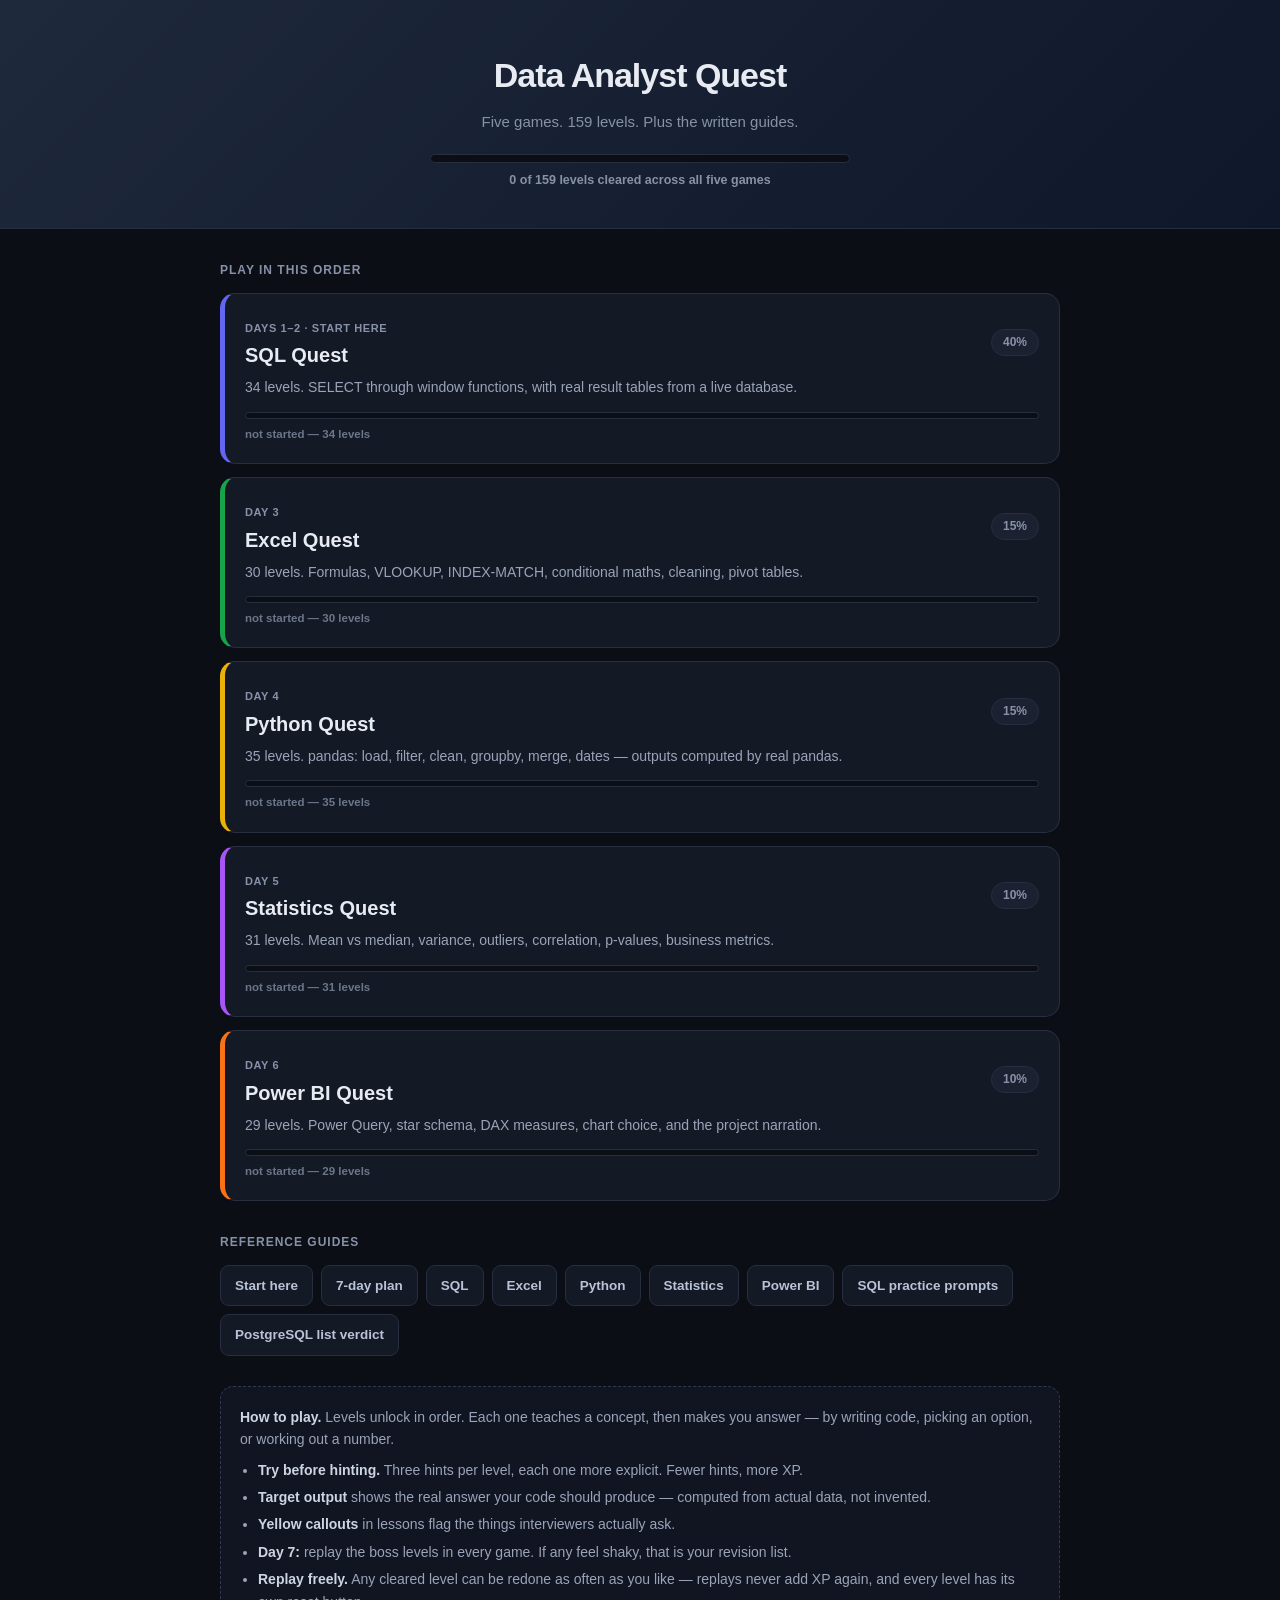
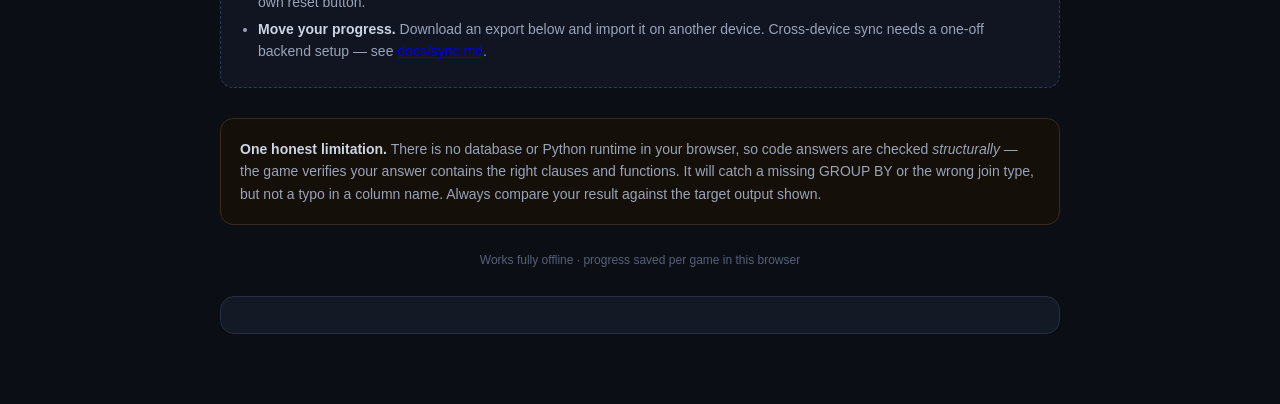
<file: index.html>
<!DOCTYPE html><html lang="en"><head><meta charset="utf-8">
<meta name="viewport" content="width=device-width,initial-scale=1">
<title>Data Analyst Quest &mdash; 7 Day Sprint</title><style>
*{box-sizing:border-box;margin:0;padding:0}
:root{--bg:#0b0e14;--pan:#141926;--pan2:#1b2130;--br:#262e40;--tx:#e8ebf2;--mut:#8792a8}
body{font-family:-apple-system,BlinkMacSystemFont,'Segoe UI',Roboto,Helvetica,Arial,sans-serif;
background:var(--bg);color:var(--tx);line-height:1.6;padding-bottom:70px}
header{background:linear-gradient(135deg,#1e293b,#0f172a);border-bottom:1px solid var(--br);
padding:48px 20px 38px;text-align:center}
h1{font-size:34px;font-weight:800;letter-spacing:-1px}
.sub{color:var(--mut);margin-top:8px;font-size:15px}
.wrap{max-width:880px;margin:0 auto;padding:0 20px}
.overall{max-width:420px;margin:20px auto 0}
.obar{height:9px;background:#0b0e14;border:1px solid var(--br);border-radius:99px;overflow:hidden}
.obar>div{height:100%;background:linear-gradient(90deg,#6366f1,#a855f7,#22c55e);width:0;transition:width .6s}
.ometa{font-size:12.5px;color:var(--mut);margin-top:7px;font-weight:600}
h3.sec{font-size:12px;letter-spacing:1px;text-transform:uppercase;color:var(--mut);margin:32px 0 12px}
.grid{display:grid;gap:13px}
a.c{display:block;background:var(--pan);border:1px solid var(--br);border-radius:15px;padding:20px;
text-decoration:none;color:inherit;border-left-width:5px;transition:transform .14s,border-color .14s}
a.c:hover{transform:translateX(4px)}
.row{display:flex;justify-content:space-between;align-items:center;gap:12px;flex-wrap:wrap}
.t{font-size:20px;font-weight:700}
.d{font-size:11px;color:var(--mut);font-weight:800;letter-spacing:.6px;text-transform:uppercase}
.x{color:#9aa4b8;font-size:14px;margin-top:5px}
.w{font-size:12px;font-weight:800;padding:3px 11px;border-radius:99px;background:var(--pan2);
border:1px solid var(--br);color:var(--mut)}
.pbar{background:#0b0e14;border:1px solid var(--br);border-radius:99px;height:7px;overflow:hidden;margin-top:13px}
.pbar>div{height:100%;background:linear-gradient(90deg,#22c55e,#4ade80);width:0}
.pt{font-size:11.5px;color:#6b7689;margin-top:6px;font-weight:600}
.note{background:#101521;border:1px dashed #2f3a52;border-radius:13px;padding:19px;margin-top:30px;
font-size:14px;color:#9aa4b8}
.note b{color:#cdd5e3}
.note ul{margin:8px 0 0 18px}.note li{margin-bottom:5px}
.gl{display:flex;flex-wrap:wrap;gap:8px}
.gl a{background:var(--pan);border:1px solid var(--br);border-radius:9px;padding:9px 14px;
color:#b9c3d6;text-decoration:none;font-size:13.5px;font-weight:600}
.gl a:hover{border-color:#3a4458;color:#fff}
.foot{text-align:center;color:#56607a;font-size:12px;margin-top:26px}
</style><link rel="stylesheet" href="progress.css"></head><body>
<header>
  <h1>Data Analyst Quest</h1>
  <div class="sub">Five games. 159 levels. Plus the written guides.</div>
  <div class="overall"><div class="obar"><div id="of"></div></div><div class="ometa" id="om">loading</div></div>
</header>
<div class="wrap">
  <h3 class="sec">Play in this order</h3>
  <div class="grid">
    <a class="c" href="sql-quest.html" style="border-left-color:#6366f1" data-k="sqlquest_v1" data-n="34">
      <div class="row"><div><span class="d">Days 1&ndash;2 &middot; start here</span><div class="t">SQL Quest</div></div><span class="w">40%</span></div>
      <div class="x">34 levels. SELECT through window functions, with real result tables from a live database.</div>
      <div class="pbar"><div></div></div><div class="pt"></div></a>

    <a class="c" href="excel-quest.html" style="border-left-color:#16a34a" data-k="excelquest_v1" data-n="30">
      <div class="row"><div><span class="d">Day 3</span><div class="t">Excel Quest</div></div><span class="w">15%</span></div>
      <div class="x">30 levels. Formulas, VLOOKUP, INDEX-MATCH, conditional maths, cleaning, pivot tables.</div>
      <div class="pbar"><div></div></div><div class="pt"></div></a>

    <a class="c" href="python-quest.html" style="border-left-color:#eab308" data-k="pyquest_v1" data-n="35">
      <div class="row"><div><span class="d">Day 4</span><div class="t">Python Quest</div></div><span class="w">15%</span></div>
      <div class="x">35 levels. pandas: load, filter, clean, groupby, merge, dates &mdash; outputs computed by real pandas.</div>
      <div class="pbar"><div></div></div><div class="pt"></div></a>

    <a class="c" href="stats-quest.html" style="border-left-color:#a855f7" data-k="statsquest_v1" data-n="31">
      <div class="row"><div><span class="d">Day 5</span><div class="t">Statistics Quest</div></div><span class="w">10%</span></div>
      <div class="x">31 levels. Mean vs median, variance, outliers, correlation, p-values, business metrics.</div>
      <div class="pbar"><div></div></div><div class="pt"></div></a>

    <a class="c" href="powerbi-quest.html" style="border-left-color:#f97316" data-k="pbiquest_v1" data-n="29">
      <div class="row"><div><span class="d">Day 6</span><div class="t">Power BI Quest</div></div><span class="w">10%</span></div>
      <div class="x">29 levels. Power Query, star schema, DAX measures, chart choice, and the project narration.</div>
      <div class="pbar"><div></div></div><div class="pt"></div></a>
  </div>


  <h3 class="sec">Reference guides</h3>
  <div class="gl">
    <a href="start-here.html">Start here</a>
    <a href="plan.html">7-day plan</a>
    <a href="guide-sql.html">SQL</a>
    <a href="guide-excel.html">Excel</a>
    <a href="guide-python.html">Python</a>
    <a href="guide-statistics.html">Statistics</a>
    <a href="guide-powerbi.html">Power BI</a>
    <a href="sql-written.html">SQL practice prompts</a>
    <a href="guide-postgres.html">PostgreSQL list verdict</a>
  </div>

  <div class="note">
    <b>How to play.</b> Levels unlock in order. Each one teaches a concept, then makes you answer &mdash;
    by writing code, picking an option, or working out a number.
    <ul>
      <li><b>Try before hinting.</b> Three hints per level, each one more explicit. Fewer hints, more XP.</li>
      <li><b>Target output</b> shows the real answer your code should produce &mdash; computed from actual data, not invented.</li>
      <li><b>Yellow callouts</b> in lessons flag the things interviewers actually ask.</li>
      <li><b>Day 7:</b> replay the boss levels in every game. If any feel shaky, that is your revision list.</li>
      <li><b>Replay freely.</b> Any cleared level can be redone as often as you like &mdash; replays never add XP again, and every level has its own reset button.</li>
      <li><b>Move your progress.</b> Download an export below and import it on another device. Cross-device sync needs a one-off backend setup &mdash; see <a href="docs/sync.md">docs/sync.md</a>.</li>
    </ul>
  </div>

  <div class="note" style="border-style:solid;border-color:#3b2a1a;background:#140f09">
    <b>One honest limitation.</b> There is no database or Python runtime in your browser, so code answers
    are checked <i>structurally</i> &mdash; the game verifies your answer contains the right clauses and
    functions. It will catch a missing GROUP BY or the wrong join type, but not a typo in a column name.
    Always compare your result against the target output shown.
  </div>

  <div class="foot">Works fully offline &middot; progress saved per game in this browser</div>

  <div class="pbox" id="pbox"></div>
</div>
<script src="progress.js"></script>
<script src="progress-ui.js"></script>
<script src="sync.js"></script>
<script>
/* Progress bars. Reads the shared engine (progress.js) when it is available -
   that is the same data the games write, including anything migrated from the
   old per-game keys - and falls back to reading those keys directly. */
function qstat(k,n){
  if(window.DAQ&&DAQ.ready()){
    const id={'sqlquest_v1':'sql','excelquest_v1':'excel','pyquest_v1':'python',
              'statsquest_v1':'stats','pbiquest_v1':'powerbi'}[k];
    if(id){const s=DAQ.summary(id);return{done:s.done,xp:s.xp};}
  }
  let S={};try{S=JSON.parse(localStorage.getItem(k)||'{}')}catch(e){}
  return {done:S.done?Object.keys(S.done).length:0,xp:S.xp||0};
}
let td=0,tt=0;
document.querySelectorAll('a.c').forEach(a=>{
  const k=a.getAttribute('data-k'), n=+a.getAttribute('data-n');
  const st=qstat(k,n);
  td+=st.done;tt+=n;
  a.querySelector('.pbar>div').style.width=(100*st.done/n)+'%';
  a.querySelector('.pt').textContent = st.done? (st.done+' / '+n+' levels cleared  \u00b7  '+st.xp+' XP')
                                           : 'not started \u2014 '+n+' levels';
});
document.getElementById('of').style.width=(100*td/tt)+'%';
document.getElementById('om').textContent=td+' of '+tt+' levels cleared across all five games';

/* The export / import / backup panel. No quest is current here, so a
   single-game (legacy) export has to be imported from that game's own page. */
if(window.DAQ&&DAQ.ui)DAQ.ui.mountPanel();
</script></body></html>
</file>
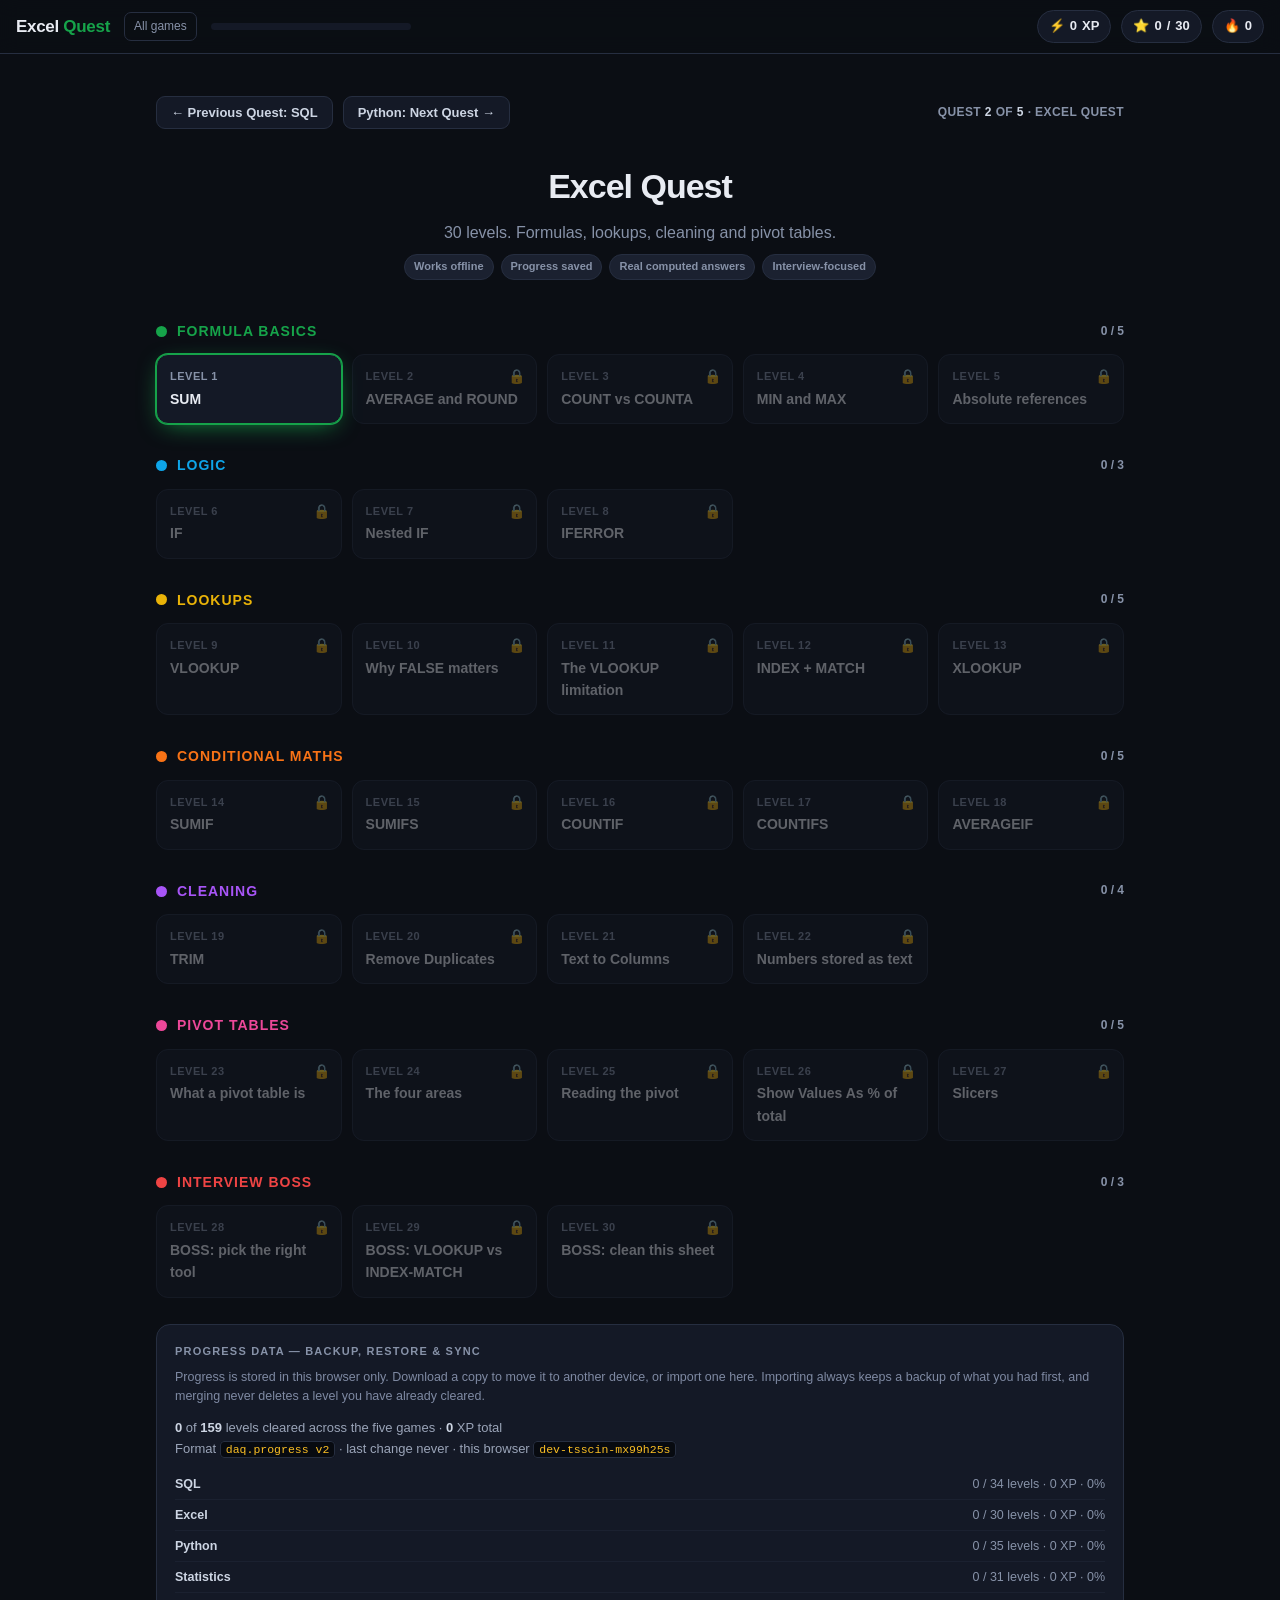
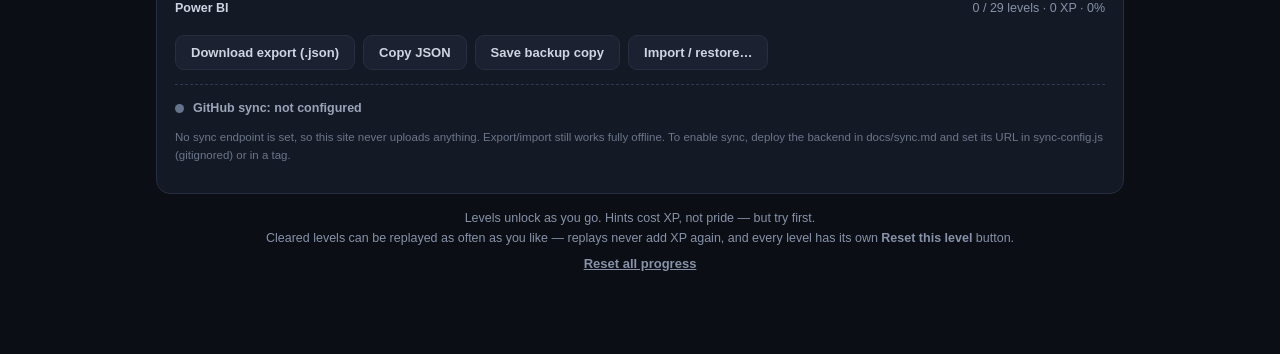
<file: excel-quest.html>
<!DOCTYPE html>
<html lang="en"><head><meta charset="utf-8">
<meta name="viewport" content="width=device-width,initial-scale=1">
<title>Excel Quest</title>
<style>
*{box-sizing:border-box;margin:0;padding:0}
:root{--bg:#0b0e14;--pan:#141926;--pan2:#1b2130;--br:#262e40;--tx:#e8ebf2;--mut:#8792a8;--ac:#16a34a}
body{font-family:-apple-system,BlinkMacSystemFont,'Segoe UI',Roboto,Helvetica,Arial,sans-serif;
background:var(--bg);color:var(--tx);line-height:1.6;-webkit-font-smoothing:antialiased}
code,pre,textarea,input.num,.mono{font-family:ui-monospace,SFMono-Regular,Menlo,Consolas,monospace}
.top{position:sticky;top:0;z-index:100;background:rgba(11,14,20,.93);backdrop-filter:blur(10px);
border-bottom:1px solid var(--br);padding:10px 16px;display:flex;align-items:center;gap:14px;flex-wrap:wrap}
.logo{font-weight:800;font-size:17px;letter-spacing:-.3px;cursor:pointer}
.logo span{color:var(--ac)}
.hm{font-size:12px;color:var(--mut);text-decoration:none;border:1px solid var(--br);padding:4px 9px;border-radius:7px}
.hm:hover{color:var(--tx)}
.stats{display:flex;gap:10px;margin-left:auto;align-items:center;font-size:13px;font-weight:700;flex-wrap:wrap}
.stat{display:flex;align-items:center;gap:5px;background:var(--pan);border:1px solid var(--br);
padding:5px 11px;border-radius:99px}
.xpbar{flex:1;min-width:90px;max-width:200px;height:7px;background:var(--pan);border-radius:99px;overflow:hidden}
.xpbar>div{height:100%;background:linear-gradient(90deg,var(--ac),#a855f7);width:0;transition:width .5s}
.wrap{max-width:1000px;margin:0 auto;padding:24px 16px 80px}
.hero{text-align:center;padding:26px 0 10px}
.hero h1{font-size:34px;font-weight:800;letter-spacing:-1px}
.hero p{color:var(--mut);margin-top:6px}
.world{margin-top:30px}
.wh{display:flex;align-items:center;gap:10px;margin-bottom:12px}
.wdot{width:11px;height:11px;border-radius:99px}
.wh h2{font-size:14px;font-weight:800;letter-spacing:1px;text-transform:uppercase}
.wh .wc{font-size:12px;color:var(--mut);margin-left:auto;font-weight:600}
.nodes{display:grid;grid-template-columns:repeat(auto-fill,minmax(168px,1fr));gap:10px}
.node{background:var(--pan);border:1px solid var(--br);border-radius:12px;padding:13px;cursor:pointer;
position:relative;transition:transform .12s,border-color .12s}
.node:hover{transform:translateY(-2px)}
.node .ln{font-size:11px;color:var(--mut);font-weight:800;letter-spacing:.5px}
.node .lt{font-size:14px;font-weight:600;margin-top:2px}
.node.lock{opacity:.38;cursor:not-allowed}.node.lock:hover{transform:none}
.node.done{border-color:#1e5235;background:linear-gradient(180deg,#14301f22,var(--pan))}
.node.cur{border-color:var(--ac);box-shadow:0 0 0 1px var(--ac),0 6px 24px -8px var(--ac)}
.tick{position:absolute;top:10px;right:11px;font-size:14px}
.lv{display:none}.lv.on{display:block}
.back{background:none;border:none;color:var(--mut);font-size:13px;cursor:pointer;padding:0;font-weight:600}
.back:hover{color:var(--tx)}
.lvhead{display:flex;align-items:baseline;gap:10px;margin:14px 0 4px;flex-wrap:wrap}
.lvhead .n{font-size:12px;font-weight:800;color:var(--ac);letter-spacing:1px}
.lvhead h2{font-size:25px;font-weight:800;letter-spacing:-.5px}
.cols{display:grid;grid-template-columns:1fr 1fr;gap:16px;margin-top:16px}
@media(max-width:860px){.cols{grid-template-columns:1fr}}
.box{background:var(--pan);border:1px solid var(--br);border-radius:14px;padding:18px}
.box h3{font-size:11px;font-weight:800;letter-spacing:1.2px;text-transform:uppercase;color:var(--mut);margin-bottom:10px}
.lesson p{margin-bottom:9px;font-size:14.5px}
.lesson ul{margin:0 0 9px 18px;font-size:14.5px}.lesson li{margin-bottom:4px}
.lesson pre{background:#070a10;border:1px solid var(--br);border-left:3px solid var(--ac);border-radius:8px;
padding:12px;margin:9px 0;font-size:12.5px;color:#a5f3d0;overflow-x:auto;white-space:pre-wrap;line-height:1.5}
.lesson code{background:#070a10;padding:1px 5px;border-radius:4px;font-size:12.5px;color:#fbbf24}
.lesson table{margin:9px 0}
.task{background:linear-gradient(135deg,#1e1b4b55,#312e8133);border:1px solid #4338ca66;
border-radius:12px;padding:15px;font-size:15px}
.task b{color:#c7d2fe}
textarea{width:100%;min-height:130px;background:#070a10;border:1px solid var(--br);border-radius:10px;
color:#dbe4f0;padding:13px;font-size:13.5px;resize:vertical;line-height:1.6}
textarea:focus{outline:none;border-color:var(--ac)}
input.num{width:100%;background:#070a10;border:1px solid var(--br);border-radius:10px;color:#dbe4f0;
padding:14px;font-size:19px;font-weight:700}
input.num:focus{outline:none;border-color:var(--ac)}
.mc{display:flex;flex-direction:column;gap:8px}
.opt{background:#070a10;border:1px solid var(--br);border-radius:10px;padding:12px 14px;cursor:pointer;
font-size:14px;display:flex;gap:10px;align-items:flex-start}
.opt:hover{border-color:#39425a}
.opt.sel{border-color:var(--ac);background:#11162480}
.opt .k{font-weight:800;color:var(--mut);flex-shrink:0}
.opt.sel .k{color:var(--ac)}
.row{display:flex;gap:8px;flex-wrap:wrap;margin-top:10px}
button.b{background:var(--pan2);border:1px solid var(--br);color:#cdd5e3;padding:9px 15px;border-radius:9px;
cursor:pointer;font-size:13px;font-weight:700}
button.b:hover{background:#242c3d}
button.go{background:var(--ac);border-color:var(--ac);color:#fff;flex:1}
button.go:hover{filter:brightness(1.12)}
.msg{margin-top:11px;padding:12px 14px;border-radius:10px;font-size:14px;display:none}
.msg.ok{display:block;background:#0f2a1a;border:1px solid #1e5235;color:#86efac}
.msg.bad{display:block;background:#2a1414;border:1px solid #5c2626;color:#fca5a5}
.hintbox{margin-top:10px;background:#1c1708;border-left:3px solid #f59e0b;border-radius:8px;
padding:10px 13px;font-size:13.5px;color:#fde68a;display:none}
.hintbox.on{display:block}
table{width:100%;border-collapse:collapse;font-size:12.5px}
th{text-align:left;padding:7px 9px;background:#070a10;color:var(--mut);font-weight:700;
border-bottom:1px solid var(--br);white-space:nowrap;font-size:11px;letter-spacing:.4px;text-transform:uppercase}
td{padding:6px 9px;border-bottom:1px solid #1b2130;white-space:nowrap}
tr:last-child td{border-bottom:none}
.scroll{overflow-x:auto;max-height:290px;overflow-y:auto;border:1px solid var(--br);border-radius:9px}
.tabsm{display:flex;gap:5px;margin-bottom:9px;flex-wrap:wrap}
.tabsm button{background:var(--pan2);border:1px solid var(--br);color:var(--mut);font-size:11px;
padding:4px 9px;border-radius:6px;cursor:pointer;font-weight:700}
.tabsm button.on{background:var(--ac);border-color:var(--ac);color:#fff}
.sol{display:none;margin-top:10px}.sol.on{display:block}
.sol pre{background:#070a10;border:1px solid var(--br);border-left:3px solid #22c55e;border-radius:9px;
padding:13px;font-size:13px;color:#86efac;overflow-x:auto;white-space:pre-wrap;line-height:1.6}
.why{margin-top:10px;background:#0d1620;border-left:3px solid #38bdf8;border-radius:8px;padding:11px 13px;
font-size:13.5px;color:#bae6fd;display:none}
.why.on{display:block}
.ov{position:fixed;inset:0;background:rgba(5,7,12,.86);backdrop-filter:blur(5px);z-index:200;
display:none;align-items:center;justify-content:center;padding:20px}
.ov.on{display:flex}
.ovc{background:var(--pan);border:1px solid #2f3a52;border-radius:20px;padding:34px;max-width:420px;
width:100%;text-align:center}
.ovc .em{font-size:52px}
.ovc h3{font-size:25px;font-weight:800;margin:8px 0 4px}
.ovc p{color:var(--mut);font-size:14.5px;margin-bottom:8px}
.gain{display:inline-block;background:#1e1b4b;border:1px solid #4338ca;color:#c7d2fe;
padding:5px 14px;border-radius:99px;font-weight:800;font-size:14px;margin:8px 0 18px}
.ovc .row{justify-content:center}
.fin{background:linear-gradient(135deg,#312e81,#1e1b4b);border:1px solid #4338ca;border-radius:16px;
padding:24px;text-align:center;margin-top:26px}
.fin h3{font-size:21px;font-weight:800}
.fin p{color:#c7d2fe;font-size:14px;margin-top:6px}
.note{color:var(--mut);font-size:12.5px;margin-top:14px;text-align:center}
.pillrow{display:flex;gap:7px;flex-wrap:wrap;margin-top:9px}
.pl{font-size:11px;font-weight:700;padding:3px 9px;border-radius:99px;background:var(--pan2);
border:1px solid var(--br);color:var(--mut)}
</style><link rel="stylesheet" href="progress.css"></head><body>

<div class="top">
  <div class="logo" onclick="goMap()">Excel <span>Quest</span></div>
  <a class="hm" href="index.html">All games</a>
  <div class="xpbar"><div id="xpf"></div></div>
  <div class="stats">
    <div class="stat">&#9889; <span id="sxp">0</span> XP</div>
    <div class="stat">&#11088; <span id="sdone">0</span>/<span id="stot">0</span></div>
    <div class="stat">&#128293; <span id="sstreak">0</span></div>
  </div>
</div>

<div class="wrap">
  <div class="qnav" id="qnav"></div>
  <div id="map">
    <div class="hero">
      <h1>Excel Quest</h1>
      <p>30 levels. Formulas, lookups, cleaning and pivot tables.</p>
      <div class="pillrow" style="justify-content:center">
        <span class="pl">Works offline</span><span class="pl">Progress saved</span>
        <span class="pl">Real computed answers</span><span class="pl">Interview-focused</span>
      </div>
    </div>
    <div id="worlds"></div>
    <div class="pbox" id="pbox"></div>

    <div class="note">Levels unlock as you go. Hints cost XP, not pride &mdash; but try first.
    <br>Cleared levels can be replayed as often as you like &mdash; replays never add XP again,
    and every level has its own <b>Reset this level</b> button.
    <br><button class="back" style="margin-top:8px;text-decoration:underline" onclick="resetAll()">Reset all progress</button></div>
  </div>

  <div id="lv" class="lv">
    <button class="back" onclick="goMap()">&larr; Back to map</button>
    <div class="lvhead"><span class="n" id="lvn"></span><h2 id="lvt"></h2></div>
    <div class="cols">
      <div>
        <div class="box lesson" id="lesson"></div>
        <div class="box" style="margin-top:16px" id="databox">
          <h3>The spreadsheet</h3>
          <div class="tabsm" id="tabsm"></div>
          <div class="scroll" id="tbl"></div>
        </div>
      </div>
      <div>
        <div class="task" id="task"></div>
        <div class="box" style="margin-top:16px">
          <h3 id="anslabel">Your answer</h3>
          <div id="inputzone"></div>
          <div class="row">
            <button class="b go" onclick="check()">Check answer</button>
            <button class="b" onclick="hint()">Hint</button>
            <button class="b" onclick="showSol()">Solution</button>
          </div>
          <div class="hintbox" id="hb"></div>
          <div class="msg" id="msg"></div>
          <div class="sol" id="sol"><h3 style="margin-top:14px">Model answer</h3><pre id="solp"></pre></div>
          <div class="why" id="why"></div>
        </div>
        <div class="box" style="margin-top:16px" id="expbox">
          <h3 id="explabel">Target output</h3>
          <div class="scroll" id="exp"></div>
        </div>
      </div>
    </div>
  </div>
</div>

<div class="ov" id="ov"><div class="ovc">
  <div class="em" id="ovem">&#127881;</div>
  <h3 id="ovh">Correct</h3>
  <p id="ovp"></p>
  <div class="gain" id="ovg"></div>
  <div class="row">
    <button class="b" onclick="closeOv()">Stay here</button>
    <button class="b go" onclick="nextLevel()" id="ovnext">Next level &rarr;</button>
  </div>
</div></div>

<script src="progress.js"></script>
<script src="progress-ui.js"></script>
<script src="sync.js"></script>
<script>
const DATA={"levels": [{"world": 1, "title": "SUM", "lesson": "<p>Every Excel formula starts with <code>=</code>. A <b>range</b> is written <code>F2:F13</code> &mdash; from cell F2 down to F13.</p><pre>=SUM(F2:F13)</pre><p>The data sheet is on the left. Column F is Revenue, and the data runs from row 2 to row 13.</p>", "task": "Write the formula for <b>total revenue</b> (column F, rows 2 to 13).", "hints": ["It is one function and one range.", "The range is F2:F13.", "=SUM(F2:F13)"], "sol": "=SUM(F2:F13)", "check": ["=\\s*sum\\s*\\(", "f2\\s*:\\s*f13"], "ph": "=...", "anslabel": "Your formula", "exp": {"cols": ["Result"], "rows": [[1258000]]}, "explabel": "This should return", "why": "SUM, AVERAGE, COUNT, MIN and MAX are the five functions you will use more than everything else combined.", "n": 1, "type": "code"}, {"world": 1, "title": "AVERAGE and ROUND", "lesson": "<p><b>ROUND</b> wraps another formula to control decimals.</p><pre>=ROUND(AVERAGE(F2:F13), 2)</pre><p>The <code>2</code> means two decimal places. Nesting functions like this is normal.</p>", "task": "Write a formula for the <b>average revenue, rounded to 2 decimals</b>.", "hints": ["You need two functions, one inside the other.", "ROUND goes on the outside.", "=ROUND(AVERAGE(F2:F13),2)"], "sol": "=ROUND(AVERAGE(F2:F13),2)", "check": ["round\\s*\\(", "average\\s*\\(", "f2\\s*:\\s*f13", ",\\s*2\\s*\\)"], "ph": "=...", "anslabel": "Your formula", "exp": {"cols": ["Result"], "rows": [[104833.33]]}, "explabel": "This should return", "n": 2, "type": "code"}, {"world": 1, "title": "COUNT vs COUNTA", "lesson": "<p>Two counting functions that behave differently:</p><ul><li><b>COUNT</b> counts cells containing <i>numbers</i></li><li><b>COUNTA</b> counts cells that are <i>not empty</i> &mdash; text included</li></ul><p>So <code>=COUNT(A2:A13)</code> on the Region column returns <b>0</b>, because those are all text.</p>", "task": "You run <code>=COUNT(B2:B13)</code> on the <b>Rep</b> column, which contains names. What do you get?", "hints": ["Rep contains text, not numbers.", "COUNT only counts numeric cells.", "It returns 0."], "type": "mc", "options": ["12", "0", "An error (#VALUE!)", "6"], "correct": 1, "sol": "=COUNT(B2:B13) returns 0 - the Rep column holds text, and COUNT only counts numbers. Use COUNTA to count non-empty text cells.", "why": "A classic trap. If a count looks suspiciously like zero, check whether you used COUNT on text.", "n": 3}, {"world": 1, "title": "MIN and MAX", "lesson": "<p>Same pattern as SUM.</p><pre>=MAX(F2:F13)\n=MIN(F2:F13)</pre>", "task": "Write the formula for the <b>largest</b> value in the Revenue column.", "hints": ["Same shape as SUM.", "Use MAX.", "=MAX(F2:F13)"], "sol": "=MAX(F2:F13)", "check": ["=\\s*max\\s*\\(", "f2\\s*:\\s*f13"], "ph": "=...", "anslabel": "Your formula", "exp": {"cols": ["Result"], "rows": [[165000]]}, "explabel": "This should return", "n": 4, "type": "code"}, {"world": 1, "title": "Absolute references", "lesson": "<p>When you copy a formula down, references <b>shift</b>. <code>A1</code> becomes <code>A2</code>, and so on. Lock them with <code>$</code>:</p><ul><li><code>A1</code> &mdash; both shift</li><li><code>$A$1</code> &mdash; nothing shifts</li><li><code>$A1</code> &mdash; column locked, row shifts</li></ul><p>Forgetting this is the number one cause of broken spreadsheets.</p>", "task": "You wrote <code>=F2/SUM(F2:F13)</code> in G2 and dragged it down. Every row below shows the wrong number. Why?", "hints": ["Think about what happens to the range when you drag.", "The SUM range shifted down with the formula.", "The range needs locking: $F$2:$F$13."], "type": "mc", "options": ["SUM cannot be divided", "The SUM range shifted to F3:F14, F4:F15 and so on - it needed to be $F$2:$F$13", "You need to format the column as a percentage first", "F2 should have been locked instead"], "correct": 1, "sol": "=F2/SUM($F$2:$F$13)  -  lock the range that must stay still, leave F2 relative so it moves.", "why": "Interviewers sometimes hand you a broken sheet and ask what is wrong. This is usually the answer.", "n": 5}, {"world": 2, "title": "IF", "lesson": "<p><b>IF</b> is Excel's if/else. Three parts: the test, the value when true, the value when false.</p><pre>=IF(D2&gt;10, \"Bulk\", \"Standard\")</pre><p>Text values must be in double quotes.</p>", "task": "In G2, flag rows where <b>Units (column D) is greater than 10</b> as <code>Bulk</code>, otherwise <code>Standard</code>.", "hints": ["Three arguments, separated by commas.", "=IF(test, value_if_true, value_if_false)", "=IF(D2>10,\"Bulk\",\"Standard\")"], "sol": "=IF(D2>10,\"Bulk\",\"Standard\")", "check": ["=\\s*if\\s*\\(", "d2\\s*>\\s*10", "bulk", "standard"], "ph": "=...", "anslabel": "Your formula", "n": 6, "type": "code"}, {"world": 2, "title": "Nested IF", "lesson": "<p>Put an IF inside an IF to get three or more outcomes.</p><pre>=IF(F2&gt;=150000,\"High\",\n   IF(F2&gt;=100000,\"Mid\",\"Low\"))</pre><p>Order matters &mdash; Excel stops at the first test that is true.</p>", "task": "Band the revenue in F2: <b>150000 or more</b> is <code>High</code>, <b>100000 or more</b> is <code>Mid</code>, anything else is <code>Low</code>.", "hints": ["Start with the highest band.", "The false branch of the first IF is another IF.", "=IF(F2>=150000,\"High\",IF(F2>=100000,\"Mid\",\"Low\"))"], "sol": "=IF(F2>=150000,\"High\",IF(F2>=100000,\"Mid\",\"Low\"))", "check": ["if\\s*\\(.*if\\s*\\(", "150000", "100000", "high", "mid", "low"], "ph": "=...", "anslabel": "Your formula", "why": "Same thinking as SQL's CASE WHEN. If you can do one, say so in the interview.", "n": 7, "type": "code"}, {"world": 2, "title": "IFERROR", "lesson": "<p>When a VLOOKUP finds nothing it returns <code>#N/A</code>, which then poisons every total built on top of it. <b>IFERROR</b> catches that.</p><pre>=IFERROR(VLOOKUP(...), 0)</pre>", "task": "What is the main reason an analyst wraps a lookup in IFERROR?", "hints": ["Think about what a failed lookup does to a SUM below it.", "#N/A spreads through any calculation that touches it.", "It replaces the error with a usable value."], "type": "mc", "options": ["It makes the formula calculate faster", "It replaces errors like #N/A with a chosen value, so downstream totals still work", "It is required whenever you use VLOOKUP", "It converts text to numbers"], "correct": 1, "sol": "=IFERROR(VLOOKUP(...), 0)  -  errors stop being contagious.", "why": "Be careful though: hiding errors can also hide real data problems. Say that in an interview and you sound senior.", "n": 8}, {"world": 3, "title": "VLOOKUP", "lesson": "<p>The most asked Excel function. It looks <b>down</b> the first column of a range and returns a value from a column to the right.</p><pre>=VLOOKUP(lookup_value, table_array, col_index, FALSE)</pre><p>Open the <b>Lookup table</b> tab on the left: products are in H, prices in I.</p>", "task": "Look up the price for the product in <b>C2</b> using the range <b>$H$2:$I$5</b>. Price is the <b>2nd</b> column. Use an exact match.", "hints": ["Four arguments.", "The third is 2 (price is the second column of the range).", "=VLOOKUP(C2,$H$2:$I$5,2,FALSE)"], "sol": "=VLOOKUP(C2,$H$2:$I$5,2,FALSE)", "check": ["vlookup\\s*\\(", "c2", "h\\$?2\\s*:\\s*\\$?i\\$?5", ",\\s*2\\s*,", "false|0\\s*\\)"], "ph": "=...", "anslabel": "Your formula", "table": "Lookup table", "why": "Expect to be asked to explain all four arguments out loud.", "n": 9, "type": "code"}, {"world": 3, "title": "Why FALSE matters", "lesson": "<p>The fourth argument is <code>range_lookup</code>:</p><ul><li><b>FALSE</b> (or 0) &mdash; exact match</li><li><b>TRUE</b> (or omitted) &mdash; approximate match, and it assumes your data is sorted</li></ul><p>Leaving it out is one of the most common real-world spreadsheet bugs.</p>", "task": "What happens if you omit the last argument of VLOOKUP?", "hints": ["The default is not what most people expect.", "It switches to approximate matching.", "It can silently return the wrong row."], "type": "mc", "options": ["Excel shows an error", "It defaults to approximate match and can silently return the wrong value", "It defaults to exact match, which is safe", "Nothing changes"], "correct": 1, "sol": "Omitting the last argument means TRUE = approximate match. Excel expects the lookup column to be sorted; on unsorted data the returned result can be incorrect or unpredictable without an obvious error.", "why": "Silent wrong answers are worse than errors. This is a genuinely good interview talking point.", "n": 10}, {"world": 3, "title": "The VLOOKUP limitation", "lesson": "<p>VLOOKUP can only return columns to the <b>right</b> of the lookup column. If the value you want sits to the left, VLOOKUP cannot do it.</p><p>Two fixes: <b>INDEX + MATCH</b>, or <b>XLOOKUP</b> in newer versions.</p>", "task": "What is VLOOKUP's best known limitation?", "hints": ["It is about direction.", "It only searches the first column of the range and looks rightwards.", "It cannot look to the left."], "type": "mc", "options": ["It only works on numbers", "It cannot look to the left of the lookup column", "It is limited to 100 rows", "It cannot be combined with IF"], "correct": 1, "sol": "VLOOKUP searches the first column of its range and can only return values to the right. Use INDEX+MATCH or XLOOKUP to look left.", "why": "This exact question comes up constantly. Answer it, then immediately name the fix - that is what separates a good answer from a great one.", "n": 11}, {"world": 3, "title": "INDEX + MATCH", "lesson": "<p>Two functions that together beat VLOOKUP.</p><ul><li><b>MATCH</b> finds the <i>position</i> of a value in a range</li><li><b>INDEX</b> returns the value at a given position</li></ul><pre>=INDEX(return_range, MATCH(lookup_value, lookup_range, 0))</pre><p>The <code>0</code> in MATCH means exact match &mdash; same idea as FALSE in VLOOKUP.</p>", "task": "Get the price for the product in <b>C2</b> using INDEX on <b>$I$2:$I$5</b> and MATCH on <b>$H$2:$H$5</b>.", "hints": ["INDEX wraps MATCH.", "MATCH returns a row number that INDEX then uses.", "=INDEX($I$2:$I$5,MATCH(C2,$H$2:$H$5,0))"], "sol": "=INDEX($I$2:$I$5,MATCH(C2,$H$2:$H$5,0))", "check": ["index\\s*\\(", "match\\s*\\(", "c2", ",\\s*0\\s*\\)"], "ph": "=...", "anslabel": "Your formula", "table": "Lookup table", "n": 12, "type": "code"}, {"world": 3, "title": "XLOOKUP", "lesson": "<p>The modern replacement, if your Excel has it. No column counting, looks either direction, and has a built-in not-found value.</p><pre>=XLOOKUP(C2, $H$2:$H$5, $I$2:$I$5, \"Not found\")</pre><p>Arguments: what to find, where to look, what to return, and optionally what to show if nothing matches.</p>", "task": "Write the <b>XLOOKUP</b> that finds <b>C2</b> in <b>$H$2:$H$5</b> and returns from <b>$I$2:$I$5</b>.", "hints": ["Three required arguments.", "find it, search here, return from there.", "=XLOOKUP(C2,$H$2:$H$5,$I$2:$I$5)"], "sol": "=XLOOKUP(C2,$H$2:$H$5,$I$2:$I$5,\"Not found\")", "check": ["xlookup\\s*\\(", "c2", "h\\$?2\\s*:\\s*\\$?h\\$?5", "i\\$?2\\s*:\\s*\\$?i\\$?5"], "ph": "=...", "anslabel": "Your formula", "table": "Lookup table", "why": "Mentioning XLOOKUP signals you keep current. But still know VLOOKUP - most companies run older files.", "n": 13, "type": "code"}, {"world": 4, "title": "SUMIF", "lesson": "<p>Sum only the rows that meet a condition.</p><pre>=SUMIF(range_to_test, criteria, range_to_sum)</pre><p>Note the argument order: what to test, the test, then what to add up.</p>", "task": "Total <b>revenue for the East region</b>. Region is column A, revenue is column F.", "hints": ["Three arguments.", "Test A2:A13 for \"East\", then sum F2:F13.", "=SUMIF(A2:A13,\"East\",F2:F13)"], "sol": "=SUMIF(A2:A13,\"East\",F2:F13)", "check": ["sumif\\s*\\(", "a2\\s*:\\s*a13", "east", "f2\\s*:\\s*f13"], "ph": "=...", "anslabel": "Your formula", "exp": {"cols": ["Result"], "rows": [[509000]]}, "explabel": "This should return", "n": 14, "type": "code"}, {"world": 4, "title": "SUMIFS", "lesson": "<p>Plural version, for two or more conditions &mdash; and the argument order <b>flips</b>: the sum range comes <i>first</i>.</p><pre>=SUMIFS(sum_range, range1, crit1, range2, crit2)</pre>", "task": "Total revenue where <b>Region is East AND Product is Laptop</b>.", "hints": ["Sum range goes first in SUMIFS.", "Then pairs: A2:A13 with \"East\", C2:C13 with \"Laptop\".", "=SUMIFS(F2:F13,A2:A13,\"East\",C2:C13,\"Laptop\")"], "sol": "=SUMIFS(F2:F13,A2:A13,\"East\",C2:C13,\"Laptop\")", "check": ["sumifs\\s*\\(", "f2\\s*:\\s*f13", "east", "laptop"], "ph": "=...", "anslabel": "Your formula", "exp": {"cols": ["Result"], "rows": [[275000]]}, "explabel": "This should return", "why": "SUMIF vs SUMIFS argument order is a favourite gotcha. SUMIFS puts the sum range first.", "n": 15, "type": "code"}, {"world": 4, "title": "COUNTIF", "lesson": "<p>Counts rows matching a condition.</p><pre>=COUNTIF(range, criteria)</pre><p>It also doubles as a duplicate finder: <code>=COUNTIF($A$2:$A$13,A2)&gt;1</code>.</p>", "task": "How many rows are in the <b>East</b> region? Write the formula.", "hints": ["Two arguments only.", "=COUNTIF(A2:A13,\"East\")", "=COUNTIF(A2:A13,\"East\")"], "sol": "=COUNTIF(A2:A13,\"East\")", "check": ["countif\\s*\\(", "a2\\s*:\\s*a13", "east"], "ph": "=...", "anslabel": "Your formula", "exp": {"cols": ["Result"], "rows": [[5]]}, "explabel": "This should return", "n": 16, "type": "code"}, {"world": 4, "title": "COUNTIFS", "lesson": "<p>Multiple conditions. Unlike SUMIFS there is no value range, so it is just pairs.</p><pre>=COUNTIFS(range1, crit1, range2, crit2)</pre>", "task": "Count the rows where <b>Region is East AND Product is Laptop</b>.", "hints": ["Pairs of range and criteria.", "No sum range needed.", "=COUNTIFS(A2:A13,\"East\",C2:C13,\"Laptop\")"], "sol": "=COUNTIFS(A2:A13,\"East\",C2:C13,\"Laptop\")", "check": ["countifs\\s*\\(", "east", "laptop"], "ph": "=...", "anslabel": "Your formula", "exp": {"cols": ["Result"], "rows": [[2]]}, "explabel": "This should return", "n": 17, "type": "code"}, {"world": 4, "title": "AVERAGEIF", "lesson": "<p>Same shape as SUMIF.</p><pre>=AVERAGEIF(range, criteria, average_range)</pre>", "task": "Average revenue for the <b>West</b> region.", "hints": ["Same argument order as SUMIF.", "Test A2:A13, then average F2:F13.", "=AVERAGEIF(A2:A13,\"West\",F2:F13)"], "sol": "=AVERAGEIF(A2:A13,\"West\",F2:F13)", "check": ["averageif\\s*\\(", "west", "f2\\s*:\\s*f13"], "ph": "=...", "anslabel": "Your formula", "exp": {"cols": ["Result"], "rows": [[105750.0]]}, "explabel": "This should return", "n": 18, "type": "code"}, {"world": 5, "title": "TRIM", "lesson": "<p>Invisible spaces can make lookups fail: <code>\"East \"</code> and <code>\"East\"</code> are different strings. Excel <code>TRIM</code> removes leading/trailing ordinary spaces and reduces repeated internal ordinary spaces to one. It does not remove every whitespace character (for example, a non-breaking space).</p><pre>=TRIM(A2)</pre>", "task": "A VLOOKUP keeps returning #N/A even though you can clearly see the value in both sheets. What do you check first?", "hints": ["The values look identical on screen.", "Something invisible is different.", "Trailing spaces, or numbers stored as text."], "type": "mc", "options": ["The file is too large", "Hidden spaces or a type mismatch - text vs number - so use TRIM and check the data type", "VLOOKUP is broken and you should use SUM", "The worksheet needs recalculating"], "correct": 1, "sol": "=TRIM(A2) for stray spaces. Also check that one side is not a number stored as text - that mismatch breaks lookups silently too.", "why": "A great practical answer. It shows you have actually cleaned real data rather than only read about it.", "n": 19}, {"world": 5, "title": "Remove Duplicates", "lesson": "<p><b>Data &gt; Remove Duplicates</b> deletes repeat rows based on the columns you tick.</p><p style='color:#fbbf24'>Important: it deletes in place and cannot be undone after saving. Find them first with Conditional Formatting or COUNTIF, check they are genuinely duplicates, then remove.</p>", "task": "What is the safe order of operations when you suspect duplicate rows?", "hints": ["Deleting first is risky.", "You want to look before you delete.", "Identify, verify, then remove."], "type": "mc", "options": ["Remove Duplicates immediately, then check the row count", "Highlight them with Conditional Formatting or COUNTIF, confirm they are true duplicates, then remove", "Sort the data and delete rows manually", "Duplicates never matter in analysis"], "correct": 1, "sol": "Identify (Conditional Formatting / COUNTIF > 1) -> verify they are genuine duplicates and not legitimately repeated values -> then Remove Duplicates.", "why": "Two customers can genuinely share a name. Deleting without checking destroys real data.", "n": 20}, {"world": 5, "title": "Text to Columns", "lesson": "<p><b>Data &gt; Text to Columns</b> splits one column into several using a delimiter &mdash; a comma, a space, a dash.</p><p>It has a second life as a type-fixer: running it on a column of numbers-stored-as-text converts them to real numbers.</p>", "task": "A column contains \"Asha Kumar\" and you need first and last name separately. Which tool?", "hints": ["There is a built-in feature for exactly this.", "It is under the Data tab.", "Text to Columns, split on space."], "type": "mc", "options": ["Remove Duplicates", "Text to Columns, using space as the delimiter", "Conditional Formatting", "Freeze Panes"], "correct": 1, "sol": "Data > Text to Columns > Delimited > Space. (In newer Excel, TEXTSPLIT does it with a formula.)", "n": 21}, {"world": 5, "title": "Numbers stored as text", "lesson": "<p>You SUM a column and get <b>0</b>. The cells show numbers, but they are left-aligned and there is a little green triangle in the corner.</p><p>Those are <b>text</b>, not numbers. SUM ignores text, so the total is zero.</p>", "task": "Your SUM over a column of apparent numbers returns 0. What is going on?", "hints": ["SUM only adds numbers.", "Look at the alignment - text goes left, numbers go right.", "They are stored as text."], "type": "mc", "options": ["The range is wrong", "The values are stored as text, so SUM ignores them - convert with Text to Columns or VALUE()", "Excel needs restarting", "You must format the cell as currency"], "correct": 1, "sol": "Stored as text. Fix with Data > Text to Columns (finish immediately), multiply by 1, or use VALUE(). Tell-tale sign: left-aligned numbers with a green triangle.", "why": "Extremely common in exported CSVs. Recognising it instantly makes you look experienced.", "n": 22}, {"world": 6, "title": "What a pivot table is", "lesson": "<p>A <b>pivot table</b> groups and aggregates raw rows by drag and drop &mdash; no formulas.</p><p>It is the exact same idea as SQL's <code>GROUP BY</code>: pick a field to group by, pick a number to aggregate.</p><p style='color:#fbbf24'>This is the number one Excel interview topic. Do not skip it.</p>", "task": "What is the best one-sentence description of a pivot table?", "hints": ["Compare it to something you already know from SQL.", "It groups and aggregates.", "It is drag-and-drop GROUP BY."], "type": "mc", "options": ["A chart type for showing trends", "A drag-and-drop tool that groups rows and aggregates values - the Excel equivalent of SQL GROUP BY", "A way to lock cells so they cannot be edited", "A formula for looking up values across sheets"], "correct": 1, "sol": "A pivot table summarises raw rows by grouping on chosen fields and aggregating a value - same concept as GROUP BY in SQL.", "why": "Linking it to GROUP BY in the interview shows you understand the concept, not just the clicks.", "n": 23}, {"world": 6, "title": "The four areas", "lesson": "<p>A pivot has four drop zones:</p><ul><li><b>Rows</b> &mdash; what to group down the side</li><li><b>Columns</b> &mdash; what to group across the top</li><li><b>Values</b> &mdash; the number being aggregated</li><li><b>Filters</b> &mdash; what to restrict the whole table to</li></ul>", "task": "To get <b>total revenue by region</b>, where do Region and Revenue go?", "hints": ["One is the grouping, one is the number.", "Region groups; Revenue is aggregated.", "Region to Rows, Revenue to Values."], "type": "mc", "options": ["Region to Values, Revenue to Rows", "Region to Rows, Revenue to Values", "Both to Filters", "Region to Columns, Revenue to Filters"], "correct": 1, "sol": "Region -> Rows, Revenue -> Values (set the aggregation to Sum).", "n": 24}, {"world": 6, "title": "Reading the pivot", "lesson": "<p>Build it mentally: Region in Rows, Revenue in Values as <b>Sum</b>. Excel produces one row per region with the totals.</p><p>Use the data table on the left and work it out.</p>", "task": "With Region in Rows and Sum of Revenue in Values, what number appears for <b>North</b>?", "hints": ["Find the three North rows in the data.", "Laptop 110000, Chair 120000, Monitor 96000.", "110000 + 120000 + 96000."], "type": "num", "answer": 326000, "tol": 0.5, "sol": "North = 110000 + 120000 + 96000 = 326000", "exp": {"cols": ["Region", "Sum of Revenue"], "rows": [["East", 509000], ["West", 423000], ["North", 326000]]}, "explabel": "The full pivot output", "n": 25}, {"world": 6, "title": "Show Values As % of total", "lesson": "<p>Right-click a value &gt; <b>Show Values As</b> &gt; <b>% of Grand Total</b>. Instantly turns absolute numbers into shares, with no formula.</p><p>This is usually what a stakeholder actually wanted.</p>", "task": "East revenue is <b>509,000</b> and total revenue is <b>1,258,000</b>. What percentage of the total is East? Give it to <b>1 decimal place</b>.", "hints": ["Divide East by the total.", "Then multiply by 100.", "509000 / 1258000 * 100 = 40.5"], "type": "num", "answer": 40.5, "tol": 0.15, "sol": "509000 / 1258000 x 100 = 40.5%", "n": 26}, {"world": 6, "title": "Slicers", "lesson": "<p>A <b>slicer</b> is a set of filter buttons attached to a pivot table. Click 'East' and the whole summary filters.</p><p>Why it matters: a non-technical manager can explore the data without touching a formula. That is the real job.</p>", "task": "Why would you add a slicer rather than just using the Filters area?", "hints": ["Think about who is using the file.", "It is about the person who did not build it.", "It is visible and clickable for non-technical users."], "type": "mc", "options": ["Slicers calculate faster", "They are visible and clickable, so non-technical users can filter without understanding the pivot", "Slicers are required for charts", "They reduce file size"], "correct": 1, "sol": "Slicers make filtering obvious and self-service for the audience. A filter dropdown is easy to miss; a slicer is not.", "why": "Answers that mention the end user, not just the feature, stand out in interviews.", "n": 27}, {"world": 7, "title": "BOSS: pick the right tool", "lesson": "<p>Interviewers test judgement, not just syntax.</p>", "task": "You need to summarise <b>80 million</b> sales rows by region and month, and the data lives in a database. What is the sensible approach?", "hints": ["Think about where the data is and how large it is.", "80 million rows exceed a worksheet's row limit; avoid moving the raw data unnecessarily.", "Aggregate in SQL, then bring back the small summary."], "type": "mc", "options": ["Export all 80,000 rows to Excel and build a pivot table", "Aggregate it in SQL with GROUP BY, then bring the small summary into Excel or Power BI", "Open it in Notepad first", "Use VLOOKUP across all rows"], "correct": 1, "sol": "Aggregate at the source with SQL, then bring the small summary into Excel or Power BI. Eighty million raw rows exceed Excel's worksheet row limit, so exporting them all is not a viable option.", "why": "This is the answer that makes you sound like an analyst rather than a spreadsheet user.", "n": 28}, {"world": 7, "title": "BOSS: VLOOKUP vs INDEX-MATCH", "lesson": "<p>Time to assemble a complete spoken answer.</p>", "task": "Which is the strongest interview answer to 'VLOOKUP or INDEX-MATCH?'", "hints": ["A good answer covers both and shows judgement.", "Mention direction, robustness, and when each is fine.", "INDEX-MATCH is more flexible; VLOOKUP is simpler."], "type": "mc", "options": ["INDEX-MATCH is always better, VLOOKUP is obsolete", "VLOOKUP is simpler for quick work, but INDEX-MATCH can look left and does not break when columns are inserted - and XLOOKUP replaces both where available", "They are identical", "VLOOKUP is faster so always use it"], "correct": 1, "sol": "VLOOKUP: simpler, fine for quick one-off work. INDEX-MATCH: looks either direction, survives column insertion, better on large sheets. XLOOKUP: replaces both if your version supports it.", "why": "Nuanced answers beat absolute ones. 'It depends, and here is what it depends on' is what they want to hear.", "n": 29}, {"world": 7, "title": "BOSS: clean this sheet", "lesson": "<p>Final level. You are handed a messy export and asked how you would approach it.</p>", "task": "What is the best order to clean an unfamiliar spreadsheet?", "hints": ["Look before you change anything.", "Understand the shape first, then fix structure, then fix values.", "Inspect, then fix types, then dedupe, then handle blanks."], "type": "mc", "options": ["Delete all blank rows, then start calculating", "Inspect size and columns -> fix data types -> TRIM text -> find and remove duplicates -> handle blanks -> sanity check totals", "Build the pivot table first and fix problems if they appear", "Sort alphabetically and remove anything that looks wrong"], "correct": 1, "sol": "Inspect (size, columns, obvious oddities) -> fix data types -> TRIM -> identify and remove duplicates -> decide what to do about blanks -> sanity check the totals against something you trust.", "why": "Saying 'sanity check the totals against something I trust' at the end is the detail that makes this answer land.", "n": 30}], "worlds": {"1": ["Formula basics", "#16a34a"], "2": ["Logic", "#0ea5e9"], "3": ["Lookups", "#eab308"], "4": ["Conditional maths", "#f97316"], "5": ["Cleaning", "#a855f7"], "6": ["Pivot tables", "#ec4899"], "7": ["Interview boss", "#ef4444"]}, "tables": {"Sheet1 (data)": {"cols": ["Row", "A Region", "B Rep", "C Product", "D Units", "E Price", "F Revenue"], "rows": [[1, "Region", "Rep", "Product", "Units", "Price", "Revenue"], [2, "East", "Asha", "Laptop", 3, 55000, 165000], [3, "West", "Ravi", "Monitor", 10, 12000, 120000], [4, "East", "Meera", "Chair", 12, 8000, 96000], [5, "North", "Dev", "Laptop", 2, 55000, 110000], [6, "West", "Asha", "Desk", 4, 22000, 88000], [7, "East", "Ravi", "Monitor", 6, 12000, 72000], [8, "North", "Sana", "Chair", 15, 8000, 120000], [9, "West", "Meera", "Laptop", 1, 55000, 55000], [10, "East", "Dev", "Desk", 3, 22000, 66000], [11, "North", "Asha", "Monitor", 8, 12000, 96000], [12, "West", "Sana", "Chair", 20, 8000, 160000], [13, "East", "Sana", "Laptop", 2, 55000, 110000]]}, "Lookup table": {"cols": ["Row", "H Product", "I Price"], "rows": [[1, "Product", "Price"], [2, "Chair", 8000], [3, "Desk", 22000], [4, "Laptop", 55000], [5, "Monitor", 12000]]}}};

const K='excelquest_v1', QID='excel';
/* Progress is owned by the shared engine in progress.js: one versioned envelope for all
   five games, mirrored back into this game's old key. If the engine is missing we fall
   back to the raw key so the page still works from cache. */
function load(){
  if(window.DAQ&&DAQ.ready())return DAQ.view(QID);
  try{return JSON.parse(localStorage.getItem(K)||'{}')}catch(e){return{}}
}
function store(){
  if(window.DAQ&&DAQ.ready()){DAQ.commit(QID,S);return;}
  try{localStorage.setItem(K,JSON.stringify(S))}catch(e){}
}
let S=load();
S.done=S.done||{}; S.xp=S.xp||0; S.hints=S.hints||{}; S.streak=S.streak||0; S.ans=S.ans||{};
let cur=0, hintIdx=0, mcPick=null;
const LV=DATA.levels, W=DATA.worlds, T=DATA.tables||{}, TOT=LV.length;

function maxUnlocked(){let m=1;for(let i=1;i<=TOT;i++){if(S.done[i])m=Math.max(m,i+1);}return m;}
function buildMap(){
  const byW={};LV.forEach(l=>{(byW[l.world]=byW[l.world]||[]).push(l)});
  const mu=maxUnlocked();let h='';
  Object.keys(byW).forEach(w=>{
    const nm=W[w][0],col=W[w][1],ls=byW[w];
    const dn=ls.filter(l=>S.done[l.n]).length;
    h+='<div class="world"><div class="wh"><span class="wdot" style="background:'+col+'"></span>'+
       '<h2 style="color:'+col+'">'+nm+'</h2><span class="wc">'+dn+' / '+ls.length+'</span></div><div class="nodes">';
    ls.forEach(l=>{
      const done=!!S.done[l.n], lock=l.n>mu, is=l.n===mu&&!done;
      h+='<div class="node'+(done?' done':'')+(lock?' lock':'')+(is?' cur':'')+'" '+
         (lock?'':'onclick="openLevel('+l.n+')"')+'>'+
         (done?'<span class="tick">&#9989;</span>':lock?'<span class="tick">&#128274;</span>':'')+
         '<div class="ln">LEVEL '+l.n+'</div><div class="lt">'+l.title+'</div></div>';
    });
    h+='</div></div>';
  });
  if(Object.keys(S.done).length===TOT) h+='<div class="fin"><h3>&#127942; Excel cleared</h3><p>You can write lookups, conditional maths and explain a pivot table. That is the Excel bar for a fresher analyst.</p></div>';
  document.getElementById('worlds').innerHTML=h;hud();
}
function hud(){
  const d=Object.keys(S.done).length;
  document.getElementById('sxp').textContent=S.xp;
  document.getElementById('sdone').textContent=d;
  document.getElementById('stot').textContent=TOT;
  document.getElementById('sstreak').textContent=S.streak;
  document.getElementById('xpf').style.width=(100*d/TOT)+'%';
}
function goMap(){document.getElementById('lv').classList.remove('on');
  document.getElementById('map').style.display='';buildMap();window.scrollTo(0,0);}

function tbl(cols,rows){
  if(!rows||!rows.length)return '<div style="padding:14px;color:#8792a8;font-size:13px">no rows</div>';
  let h='<table><thead><tr>';cols.forEach(c=>h+='<th>'+c+'</th>');h+='</tr></thead><tbody>';
  rows.forEach(r=>{h+='<tr>';r.forEach(v=>h+='<td>'+(v===null?'<span style="color:#64748b">NULL</span>':v)+'</td>');h+='</tr>'});
  return h+'</tbody></table>';
}
function showTbl(n){
  document.querySelectorAll('#tabsm button').forEach(b=>b.classList.toggle('on',b.dataset.t===n));
  document.getElementById('tbl').innerHTML=tbl(T[n].cols,T[n].rows);}

function openLevel(n){
  cur=n;hintIdx=0;mcPick=null;
  const l=LV[n-1];
  document.getElementById('map').style.display='none';
  document.getElementById('lv').classList.add('on');
  document.getElementById('lvn').textContent='LEVEL '+n+' / '+TOT;
  document.getElementById('lvt').textContent=l.title;
  document.getElementById('lesson').innerHTML='<h3>Lesson</h3>'+l.lesson;
  document.getElementById('task').innerHTML='<b>Your task &mdash;</b> '+l.task;
  document.getElementById('msg').className='msg';document.getElementById('msg').textContent='';
  document.getElementById('hb').className='hintbox';
  document.getElementById('sol').className='sol';
  document.getElementById('solp').textContent=l.sol;
  const why=document.getElementById('why');
  if(l.why){why.innerHTML='<b>Why it matters:</b> '+l.why;}else{why.innerHTML='';}
  why.className='why';

  const iz=document.getElementById('inputzone');
  if(l.type==='mc'){
    document.getElementById('anslabel').textContent='Pick one';
    let h='<div class="mc">';
    l.options.forEach((o,i)=>{h+='<div class="opt" data-i="'+i+'" onclick="pick('+i+')">'+
      '<span class="k">'+'ABCD'[i]+'</span><span>'+o+'</span></div>'});
    iz.innerHTML=h+'</div>';
  }else if(l.type==='num'){
    document.getElementById('anslabel').textContent='Your answer (a number)';
    iz.innerHTML='<input class="num" id="ed" placeholder="type a number" value="'+(S.ans[n]||'')+'">';
  }else{
    document.getElementById('anslabel').textContent=l.anslabel||'Your answer';
    iz.innerHTML='<textarea id="ed" spellcheck="false" placeholder="'+(l.ph||'type here')+'">'+
      (S.ans[n]||'').replace(/</g,'&lt;')+'</textarea>';
  }
  const eb=document.getElementById('expbox');
  if(l.exp&&l.exp.rows&&l.exp.rows.length){
    eb.style.display='';
    document.getElementById('explabel').textContent=l.explabel||'Target output';
    document.getElementById('exp').innerHTML=tbl(l.exp.cols,l.exp.rows);
  }else{eb.style.display='none';}
  const db=document.getElementById('databox');
  const keys=Object.keys(T);
  if(keys.length&&l.showdata!==false){
    db.style.display='';
    let tb='';keys.forEach(t=>{tb+='<button data-t="'+t+'" onclick="showTbl(\''+t+'\')">'+t+'</button>'});
    document.getElementById('tabsm').innerHTML=tb;
    showTbl(l.table||keys[0]);
  }else{db.style.display='none';}
  if(window.DAQ&&DAQ.ui)DAQ.ui.levelOpened(QID,n);
  window.scrollTo(0,0);
}
function pick(i){mcPick=i;document.querySelectorAll('.opt').forEach(o=>o.classList.toggle('sel',+o.dataset.i===i));}
document.addEventListener('input',e=>{if(e.target.id==='ed'){S.ans[cur]=e.target.value;store();}});

function norm(q){return q.toLowerCase().replace(/#[^\n]*/g,' ').replace(/--[^\n]*/g,' ')
  .replace(/\s+/g,' ').replace(/;+\s*$/,'').trim();}
function check(){
  const l=LV[cur-1];const m=document.getElementById('msg');
  let good=false, why='';
  if(l.type==='mc'){
    if(mcPick===null){m.className='msg bad';m.textContent='Pick an option first.';return;}
    good = mcPick===l.correct;
    if(!good) why='Not that one. Re-read the lesson above.';
  }else if(l.type==='num'){
    const v=parseFloat((document.getElementById('ed').value||'').replace(/[, ]/g,''));
    if(isNaN(v)){m.className='msg bad';m.textContent='Enter a number.';return;}
    const tol=l.tol||0.01;
    good=Math.abs(v-l.answer)<=tol;
    if(!good) why = (Math.abs(v-l.answer)<=l.answer*0.25) ? 'Close, but not right. Check your arithmetic.' : 'Not right. Work through it step by step.';
  }else{
    const q=norm(document.getElementById('ed').value);
    if(!q){m.className='msg bad';m.textContent='Write something first.';return;}
    const miss=l.check.filter(p=>!(new RegExp(p,'i')).test(q));
    good=miss.length===0;
    if(!good) why='Your answer is missing <b>'+label(miss[0])+'</b>.';
  }
  if(good){
    if(!S.done[cur]){
      const used=S.hints[cur]||0;
      const gain=Math.max(10,30-used*7);
      S.done[cur]=1;S.xp+=gain;S.streak=(S.streak||0)+1;store();win(gain,used);
    }else{m.className='msg ok';m.textContent='Correct again - already cleared, so no extra XP. Replays are free practice; use Reset this level for a fresh XP-earning attempt.';}
    document.getElementById('why').className=LV[cur-1].why?'why on':'why';
    hud();
  }else{
    S.streak=0;store();hud();
    m.className='msg bad';m.innerHTML=why+' Try the Hint button if you are stuck.';
  }
}
const LBL={"group\\s+by": "GROUP BY", "having": "HAVING", "left\\s+join": "LEFT JOIN", "join": "a JOIN", "where": "WHERE", "order\\s+by": "ORDER BY", "limit": "LIMIT", "distinct": "DISTINCT", "over": "an OVER clause", "partition": "PARTITION BY", "with": "a CTE (WITH)", "coalesce": "COALESCE", "case": "CASE", "is\\s+null": "IS NULL", "nullif": "NULLIF", "groupby": "groupby()", "merge": "merge()", "fillna": "fillna()", "dropna": "dropna()", "drop_duplicates": "drop_duplicates()", "value_counts": "value_counts()", "isnull": "isnull()", "sort_values": "sort_values()", "pivot_table": "pivot_table()", "describe": "describe()", "vlookup": "VLOOKUP", "xlookup": "XLOOKUP", "index": "INDEX", "match": "MATCH", "sumifs?": "SUMIF / SUMIFS", "countifs?": "COUNTIF / COUNTIFS", "iferror": "IFERROR", "trim": "TRIM", "calculate": "CALCULATE", "divide": "DIVIDE", "sum": "SUM", "count": "COUNT", "avg|mean": "the average", "median": "median", "std": "std"};
function label(p){
  for(const k in LBL){if(p.indexOf(k)>=0)return LBL[k];}
  const c=p.replace(/\\s\+/g,' ').replace(/[\\^$()?*+\[\]|]/g,'').trim();
  return c?('something like: '+c):'a required piece';
}
function hint(){
  const l=LV[cur-1];const hb=document.getElementById('hb');
  if(hintIdx>=l.hints.length){hb.className='hintbox on';
    hb.innerHTML='<b>No hints left.</b> Press Solution, read it, then close it and redo the level from blank.';return;}
  S.hints[cur]=Math.max(S.hints[cur]||0,hintIdx+1);store();
  hb.className='hintbox on';
  hb.innerHTML='<b>Hint '+(hintIdx+1)+' of '+l.hints.length+':</b> '+l.hints[hintIdx];
  hintIdx++;
}
function showSol(){S.hints[cur]=3;store();document.getElementById('sol').classList.add('on');
  const l=LV[cur-1];if(l.why)document.getElementById('why').className='why on';}
function win(gain,used){
  const last=cur===TOT;
  document.getElementById('ovem').innerHTML=last?'&#127942;':(used===0?'&#127919;':'&#9989;');
  document.getElementById('ovh').textContent=last?'Complete':(used===0?'Clean solve':'Correct');
  document.getElementById('ovp').textContent=last?'You can write lookups, conditional maths and explain a pivot table. That is the Excel bar for a fresher analyst.'
    :(used===0?'No hints used. That is how it has to feel in the interview.'
              :'Solved with '+used+' hint'+(used>1?'s':'')+'. Redo it later from blank.');
  document.getElementById('ovg').textContent='+'+gain+' XP';
  document.getElementById('ovnext').style.display=last?'none':'';
  document.getElementById('ov').classList.add('on');
}
function closeOv(){document.getElementById('ov').classList.remove('on');}
function nextLevel(){closeOv();if(cur<TOT)openLevel(cur+1);else goMap();}
/* Per-level reset: only this level. Backed by progress.js, which writes a
   tombstone so the reset also survives a later sync from another device. */
function resetLevel(){if(window.DAQ&&DAQ.ready()&&DAQ.ui)DAQ.ui.resetLevel();}
function resetAll(){
  if(!confirm('Reset Excel Quest?\n\n'
    +'This clears every level, hint, saved answer and ALL XP for this quest only.\n'
    +'The other four games are untouched.\n'
    +'A backup of your current progress is saved in this browser first.'))return;
  if(window.DAQ&&DAQ.ready()){DAQ.backupNow(true);DAQ.resetQuest(QID);}
  S=load();buildMap();hud();
}
/* ---- shared progress UI: quest nav, per-level reset, export/import ---- */
if(window.DAQ&&DAQ.ui){
  DAQ.ui.mount(QID);
  DAQ.ui.onImported=function(){S=load();buildMap();hud();};
  DAQ.ui.onLevelReset=function(n){S=load();buildMap();openLevel(n);};
}
document.addEventListener('keydown',e=>{
  if((e.ctrlKey||e.metaKey)&&e.key==='Enter'&&document.getElementById('lv').classList.contains('on'))check();
  if(e.key==='Escape')closeOv();});
buildMap();
</script></body></html>
</file>
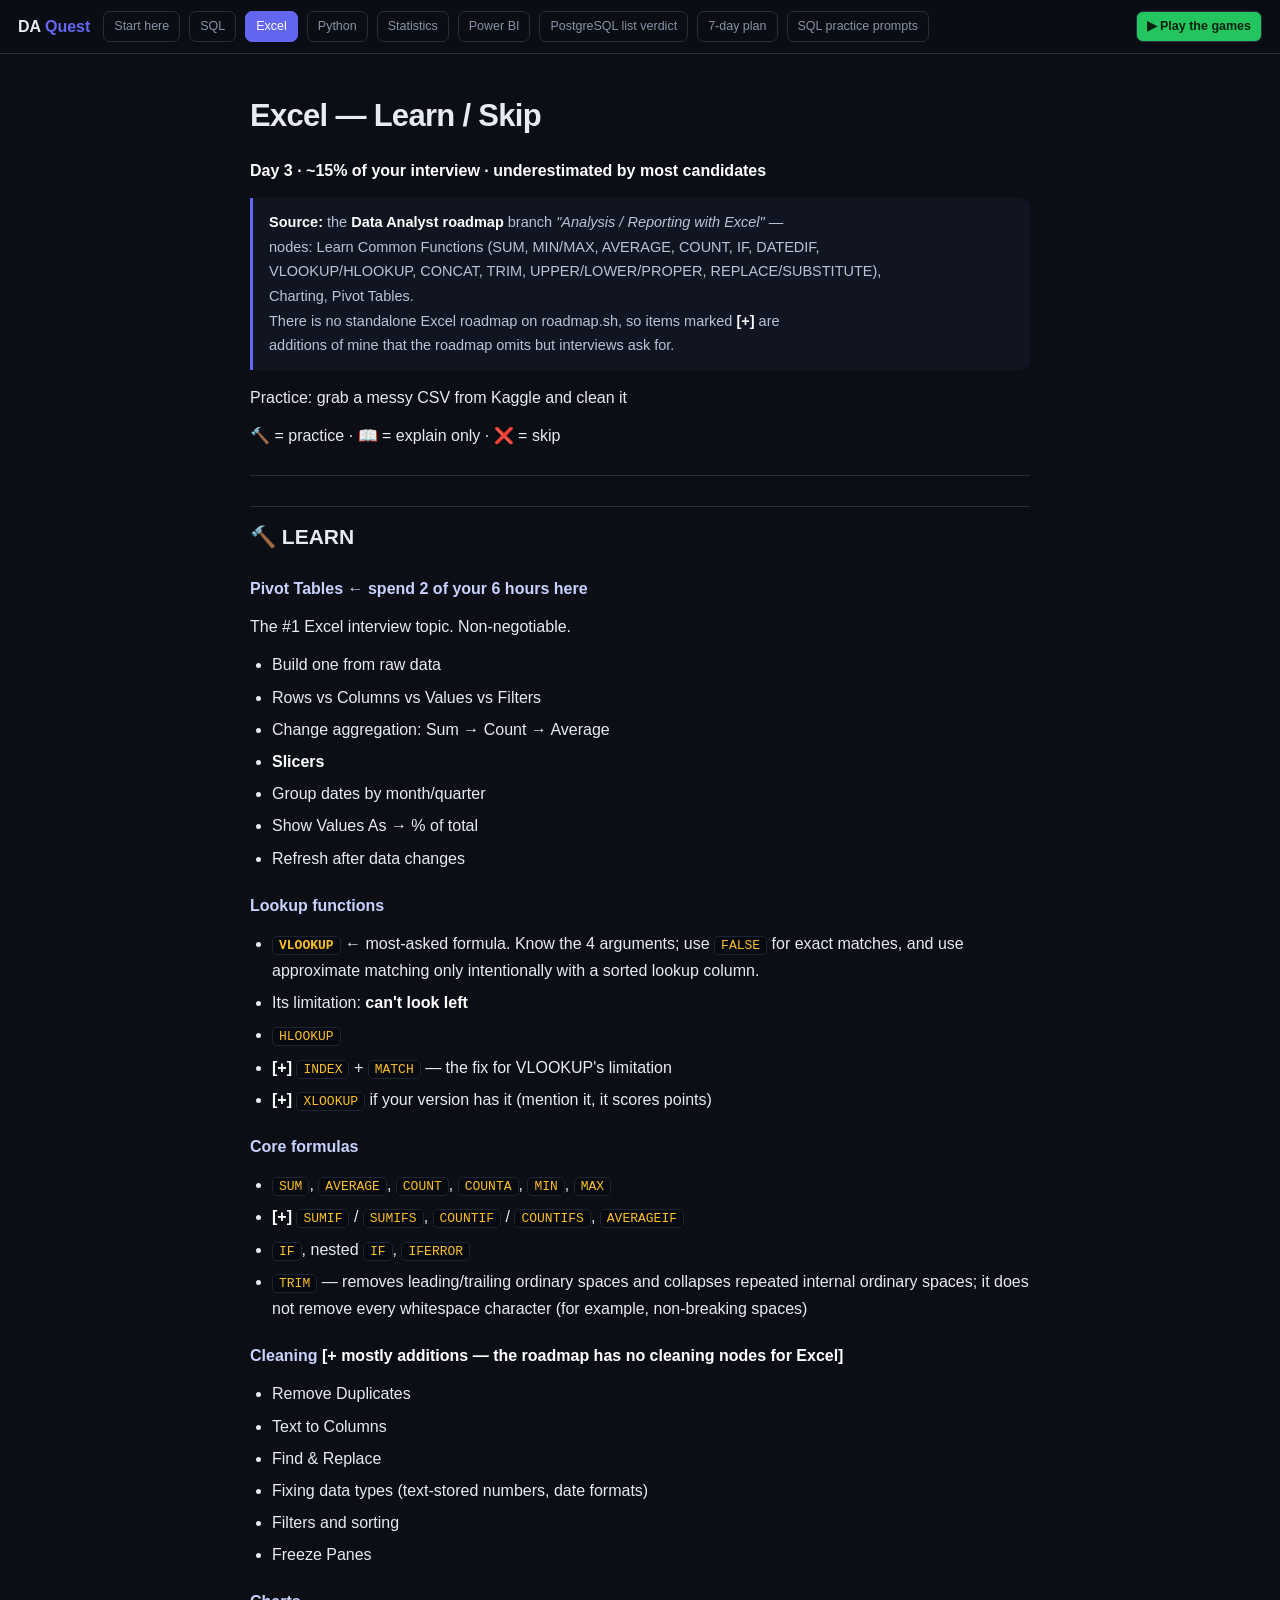
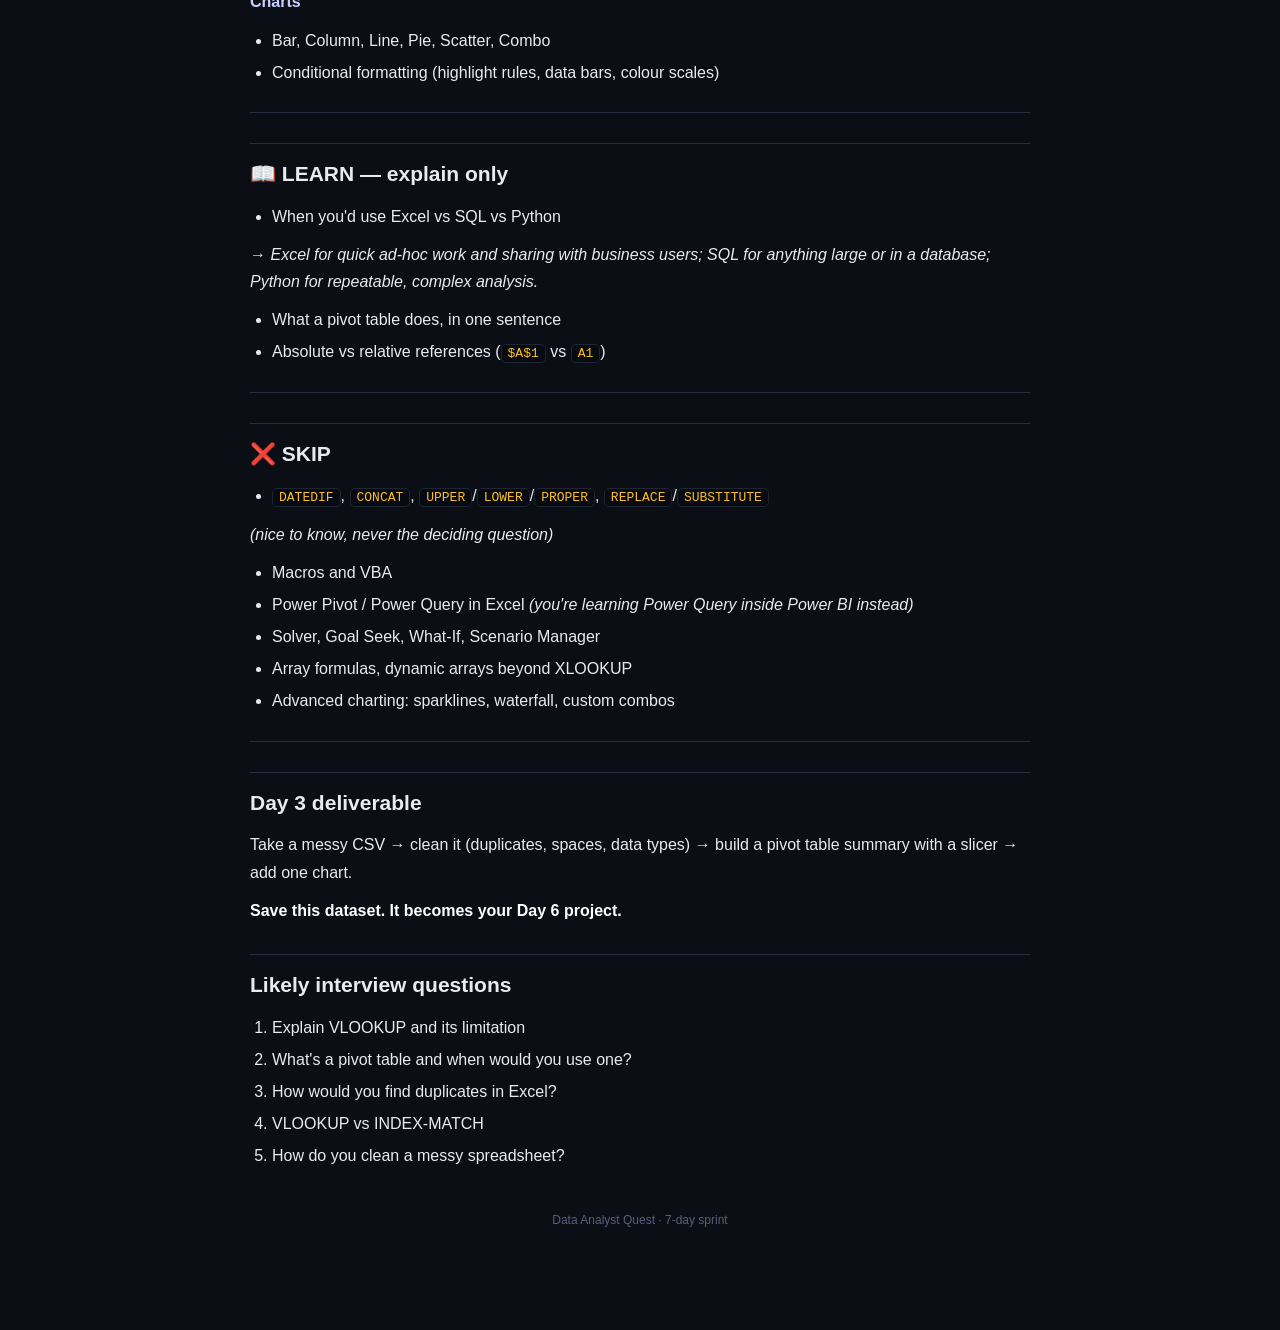
<file: guide-excel.html>
<!DOCTYPE html><html lang="en"><head><meta charset="utf-8">
<meta name="viewport" content="width=device-width,initial-scale=1">
<title>Excel &mdash; Data Analyst Quest</title><style>
*{box-sizing:border-box;margin:0;padding:0}
:root{--bg:#0b0e14;--pan:#141926;--br:#262e40;--tx:#e8ebf2;--mut:#8792a8;--ac:#6366f1}
body{font-family:-apple-system,BlinkMacSystemFont,'Segoe UI',Roboto,Helvetica,Arial,sans-serif;
background:var(--bg);color:var(--tx);line-height:1.7;padding-bottom:70px}
code,pre{font-family:ui-monospace,SFMono-Regular,Menlo,Consolas,monospace}
.top{position:sticky;top:0;z-index:50;background:rgba(11,14,20,.95);backdrop-filter:blur(10px);
border-bottom:1px solid var(--br);padding:11px 18px;display:flex;gap:9px;align-items:center;flex-wrap:wrap}
.top .b{font-weight:800;font-size:16px;text-decoration:none;color:var(--tx);margin-right:4px}
.top .b span{color:var(--ac)}
.top a.n{font-size:12.5px;color:var(--mut);text-decoration:none;border:1px solid var(--br);
padding:4px 10px;border-radius:7px;white-space:nowrap}
.top a.n:hover{color:var(--tx);border-color:#3a4458}
.top a.n.on{background:var(--ac);border-color:var(--ac);color:#fff}
.top .sp{margin-left:auto}
.play{background:#22c55e;border-color:#22c55e;color:#06210f!important;font-weight:800}
main{max-width:820px;margin:0 auto;padding:30px 20px}
h1{font-size:31px;font-weight:800;letter-spacing:-.7px;margin:6px 0 14px}
h2{font-size:21px;font-weight:800;margin:30px 0 10px;padding-top:12px;border-top:1px solid var(--br)}
h3{font-size:16px;font-weight:700;margin:20px 0 8px;color:#c7d2fe}
p{margin:11px 0}
ul,ol{margin:11px 0 11px 22px}li{margin:5px 0}
code{background:#070a10;border:1px solid #1d2432;padding:1px 6px;border-radius:5px;font-size:13px;color:#fbbf24}
pre{background:#070a10;border:1px solid var(--br);border-left:3px solid var(--ac);border-radius:9px;
padding:14px;overflow-x:auto;margin:13px 0}
pre code{background:none;border:none;color:#a5f3d0;padding:0;font-size:13px}
table{width:100%;border-collapse:collapse;margin:15px 0;font-size:14px;display:block;overflow-x:auto}
th{text-align:left;padding:9px 11px;background:#070a10;border-bottom:1px solid var(--br);
font-size:11.5px;letter-spacing:.5px;text-transform:uppercase;color:var(--mut);white-space:nowrap}
td{padding:8px 11px;border-bottom:1px solid #1b2130;vertical-align:top}
blockquote{border-left:3px solid var(--ac);background:#101521;padding:12px 16px;margin:14px 0;
border-radius:0 9px 9px 0;color:#b9c3d6;font-size:14.5px}
hr{border:none;border-top:1px solid var(--br);margin:26px 0}
a{color:#93b4ff}
strong{color:#fff}
.foot{text-align:center;color:#56607a;font-size:12px;margin-top:40px}
</style></head><body>
<div class="top">
  <a class="b" href="index.html">DA <span>Quest</span></a>
  <a class="n " href="start-here.html">Start here</a><a class="n " href="guide-sql.html">SQL</a><a class="n on" href="guide-excel.html">Excel</a><a class="n " href="guide-python.html">Python</a><a class="n " href="guide-statistics.html">Statistics</a><a class="n " href="guide-powerbi.html">Power BI</a><a class="n " href="guide-postgres.html">PostgreSQL list verdict</a><a class="n " href="plan.html">7-day plan</a><a class="n " href="sql-written.html">SQL practice prompts</a>
  <span class="sp"></span><a class="n play" href="index.html">&#9654; Play the games</a>
</div>
<main><h1>Excel — Learn / Skip</h1>
<p><strong>Day 3 · ~15% of your interview · underestimated by most candidates</strong></p>
<blockquote><strong>Source:</strong> the <strong>Data Analyst roadmap</strong> branch <em>"Analysis / Reporting with Excel"</em> —<br>nodes: Learn Common Functions (SUM, MIN/MAX, AVERAGE, COUNT, IF, DATEDIF,<br>VLOOKUP/HLOOKUP, CONCAT, TRIM, UPPER/LOWER/PROPER, REPLACE/SUBSTITUTE),<br>Charting, Pivot Tables.<br>There is no standalone Excel roadmap on roadmap.sh, so items marked <strong>[+]</strong> are<br>additions of mine that the roadmap omits but interviews ask for.</blockquote>
<p>Practice: grab a messy CSV from Kaggle and clean it</p>
<p>🔨 = practice · 📖 = explain only · ❌ = skip</p>
<hr>
<h2>🔨 LEARN</h2>
<h3>Pivot Tables ← spend 2 of your 6 hours here</h3>
<p>The #1 Excel interview topic. Non-negotiable.</p>
<ul><li>Build one from raw data</li><li>Rows vs Columns vs Values vs Filters</li><li>Change aggregation: Sum → Count → Average</li><li><strong>Slicers</strong></li><li>Group dates by month/quarter</li><li>Show Values As → % of total</li><li>Refresh after data changes</li></ul>
<h3>Lookup functions</h3>
<ul><li><strong><code>VLOOKUP</code></strong> ← most-asked formula. Know the 4 arguments; use <code>FALSE</code> for exact matches, and use approximate matching only intentionally with a sorted lookup column.</li><li>Its limitation: <strong>can't look left</strong></li><li><code>HLOOKUP</code></li><li><strong>[+]</strong> <code>INDEX</code> + <code>MATCH</code> — the fix for VLOOKUP's limitation</li><li><strong>[+]</strong> <code>XLOOKUP</code> if your version has it (mention it, it scores points)</li></ul>
<h3>Core formulas</h3>
<ul><li><code>SUM</code>, <code>AVERAGE</code>, <code>COUNT</code>, <code>COUNTA</code>, <code>MIN</code>, <code>MAX</code></li><li><strong>[+]</strong> <code>SUMIF</code> / <code>SUMIFS</code>, <code>COUNTIF</code> / <code>COUNTIFS</code>, <code>AVERAGEIF</code></li><li><code>IF</code>, nested <code>IF</code>, <code>IFERROR</code></li><li><code>TRIM</code> — removes leading/trailing ordinary spaces and collapses repeated internal ordinary spaces; it does not remove every whitespace character (for example, non-breaking spaces)</li></ul>
<h3>Cleaning  <strong>[+ mostly additions — the roadmap has no cleaning nodes for Excel]</strong></h3>
<ul><li>Remove Duplicates</li><li>Text to Columns</li><li>Find &amp; Replace</li><li>Fixing data types (text-stored numbers, date formats)</li><li>Filters and sorting</li><li>Freeze Panes</li></ul>
<h3>Charts</h3>
<ul><li>Bar, Column, Line, Pie, Scatter, Combo</li><li>Conditional formatting (highlight rules, data bars, colour scales)</li></ul>
<hr>
<h2>📖 LEARN — explain only</h2>
<ul><li>When you'd use Excel vs SQL vs Python</li></ul>
<p>  → <em>Excel for quick ad-hoc work and sharing with business users; SQL for anything large or in a database; Python for repeatable, complex analysis.</em></p>
<ul><li>What a pivot table does, in one sentence</li><li>Absolute vs relative references (<code>$A$1</code> vs <code>A1</code>)</li></ul>
<hr>
<h2>❌ SKIP</h2>
<ul><li><code>DATEDIF</code>, <code>CONCAT</code>, <code>UPPER</code>/<code>LOWER</code>/<code>PROPER</code>, <code>REPLACE</code>/<code>SUBSTITUTE</code></li></ul>
<p>  <em>(nice to know, never the deciding question)</em></p>
<ul><li>Macros and VBA</li><li>Power Pivot / Power Query in Excel <em>(you're learning Power Query inside Power BI instead)</em></li><li>Solver, Goal Seek, What-If, Scenario Manager</li><li>Array formulas, dynamic arrays beyond XLOOKUP</li><li>Advanced charting: sparklines, waterfall, custom combos</li></ul>
<hr>
<h2>Day 3 deliverable</h2>
<p>Take a messy CSV → clean it (duplicates, spaces, data types) → build a pivot table summary with a slicer → add one chart.</p>
<p><strong>Save this dataset. It becomes your Day 6 project.</strong></p>
<h2>Likely interview questions</h2>
<ol><li>Explain VLOOKUP and its limitation</li><li>What's a pivot table and when would you use one?</li><li>How would you find duplicates in Excel?</li><li>VLOOKUP vs INDEX-MATCH</li><li>How do you clean a messy spreadsheet?</li></ol><div class="foot">Data Analyst Quest &middot; 7-day sprint</div></main>
</body></html>
</file>
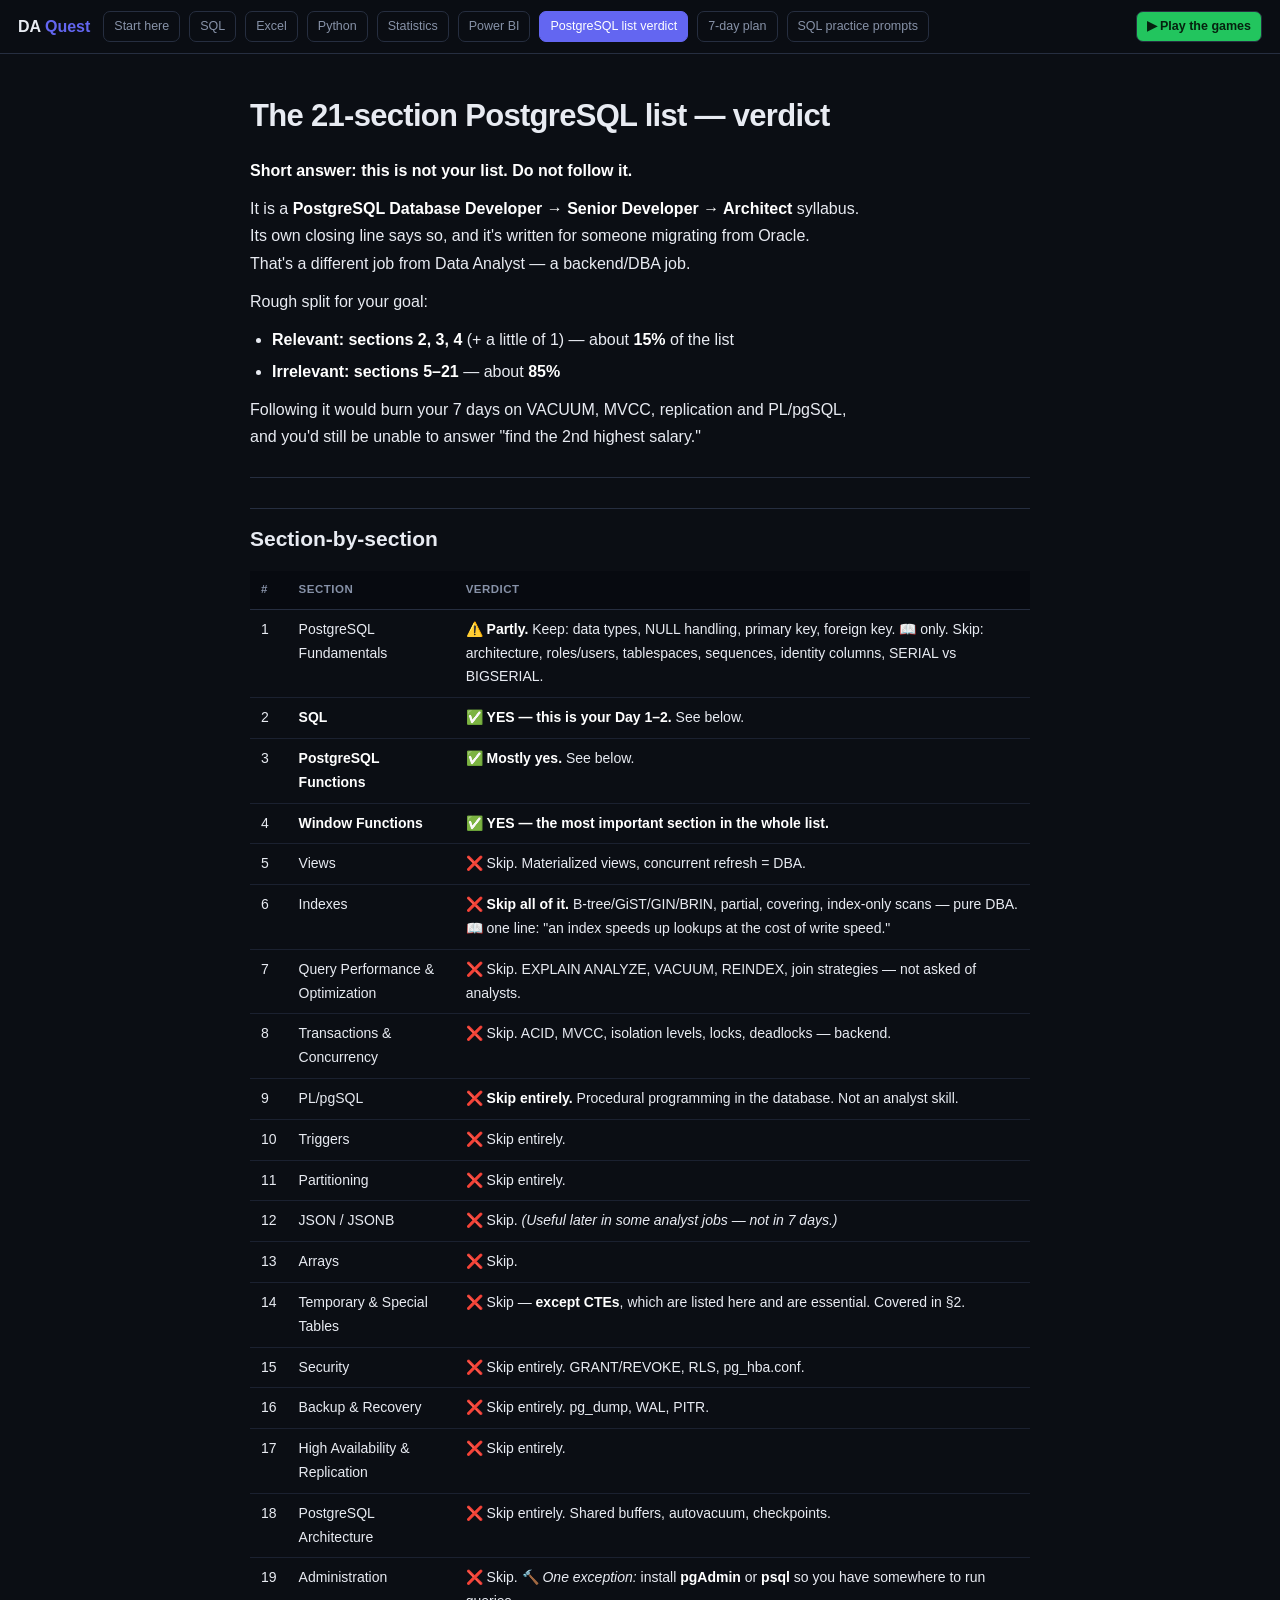
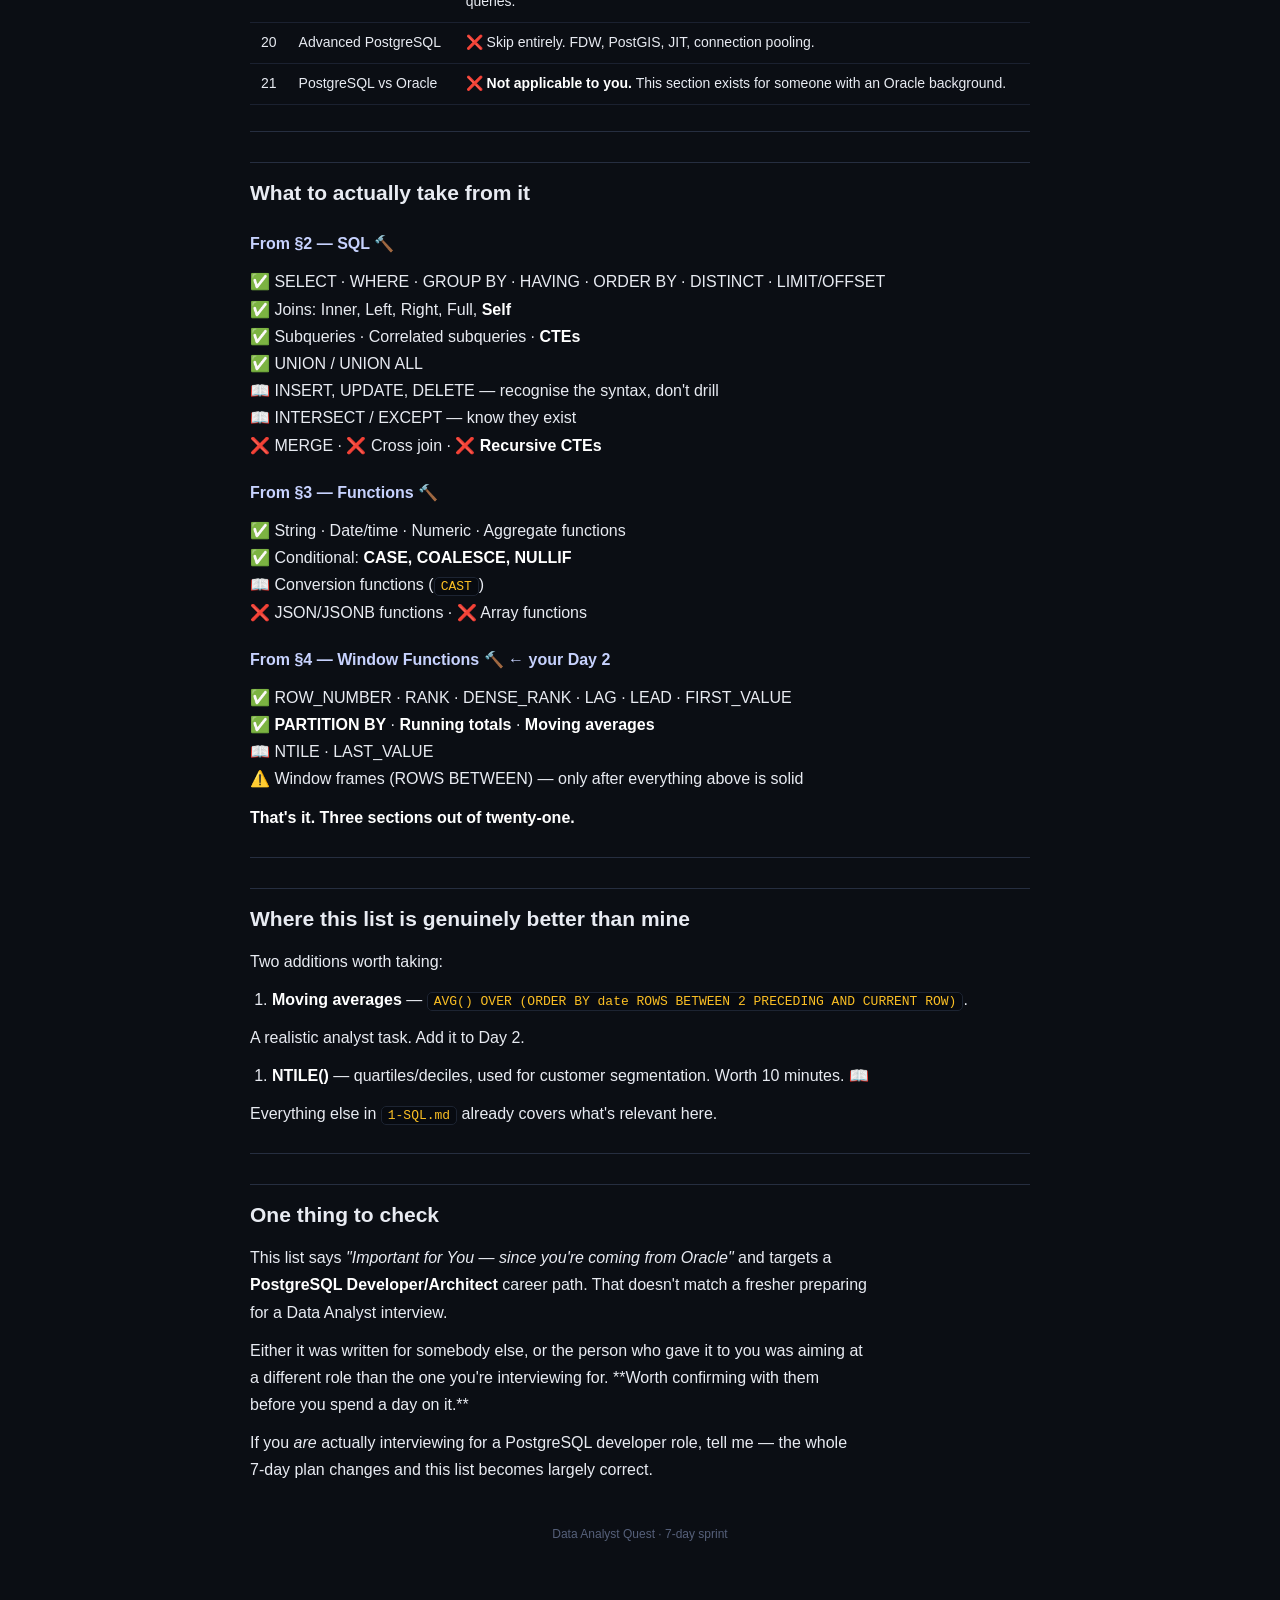
<file: guide-postgres.html>
<!DOCTYPE html><html lang="en"><head><meta charset="utf-8">
<meta name="viewport" content="width=device-width,initial-scale=1">
<title>PostgreSQL list verdict &mdash; Data Analyst Quest</title><style>
*{box-sizing:border-box;margin:0;padding:0}
:root{--bg:#0b0e14;--pan:#141926;--br:#262e40;--tx:#e8ebf2;--mut:#8792a8;--ac:#6366f1}
body{font-family:-apple-system,BlinkMacSystemFont,'Segoe UI',Roboto,Helvetica,Arial,sans-serif;
background:var(--bg);color:var(--tx);line-height:1.7;padding-bottom:70px}
code,pre{font-family:ui-monospace,SFMono-Regular,Menlo,Consolas,monospace}
.top{position:sticky;top:0;z-index:50;background:rgba(11,14,20,.95);backdrop-filter:blur(10px);
border-bottom:1px solid var(--br);padding:11px 18px;display:flex;gap:9px;align-items:center;flex-wrap:wrap}
.top .b{font-weight:800;font-size:16px;text-decoration:none;color:var(--tx);margin-right:4px}
.top .b span{color:var(--ac)}
.top a.n{font-size:12.5px;color:var(--mut);text-decoration:none;border:1px solid var(--br);
padding:4px 10px;border-radius:7px;white-space:nowrap}
.top a.n:hover{color:var(--tx);border-color:#3a4458}
.top a.n.on{background:var(--ac);border-color:var(--ac);color:#fff}
.top .sp{margin-left:auto}
.play{background:#22c55e;border-color:#22c55e;color:#06210f!important;font-weight:800}
main{max-width:820px;margin:0 auto;padding:30px 20px}
h1{font-size:31px;font-weight:800;letter-spacing:-.7px;margin:6px 0 14px}
h2{font-size:21px;font-weight:800;margin:30px 0 10px;padding-top:12px;border-top:1px solid var(--br)}
h3{font-size:16px;font-weight:700;margin:20px 0 8px;color:#c7d2fe}
p{margin:11px 0}
ul,ol{margin:11px 0 11px 22px}li{margin:5px 0}
code{background:#070a10;border:1px solid #1d2432;padding:1px 6px;border-radius:5px;font-size:13px;color:#fbbf24}
pre{background:#070a10;border:1px solid var(--br);border-left:3px solid var(--ac);border-radius:9px;
padding:14px;overflow-x:auto;margin:13px 0}
pre code{background:none;border:none;color:#a5f3d0;padding:0;font-size:13px}
table{width:100%;border-collapse:collapse;margin:15px 0;font-size:14px;display:block;overflow-x:auto}
th{text-align:left;padding:9px 11px;background:#070a10;border-bottom:1px solid var(--br);
font-size:11.5px;letter-spacing:.5px;text-transform:uppercase;color:var(--mut);white-space:nowrap}
td{padding:8px 11px;border-bottom:1px solid #1b2130;vertical-align:top}
blockquote{border-left:3px solid var(--ac);background:#101521;padding:12px 16px;margin:14px 0;
border-radius:0 9px 9px 0;color:#b9c3d6;font-size:14.5px}
hr{border:none;border-top:1px solid var(--br);margin:26px 0}
a{color:#93b4ff}
strong{color:#fff}
.foot{text-align:center;color:#56607a;font-size:12px;margin-top:40px}
</style></head><body>
<div class="top">
  <a class="b" href="index.html">DA <span>Quest</span></a>
  <a class="n " href="start-here.html">Start here</a><a class="n " href="guide-sql.html">SQL</a><a class="n " href="guide-excel.html">Excel</a><a class="n " href="guide-python.html">Python</a><a class="n " href="guide-statistics.html">Statistics</a><a class="n " href="guide-powerbi.html">Power BI</a><a class="n on" href="guide-postgres.html">PostgreSQL list verdict</a><a class="n " href="plan.html">7-day plan</a><a class="n " href="sql-written.html">SQL practice prompts</a>
  <span class="sp"></span><a class="n play" href="index.html">&#9654; Play the games</a>
</div>
<main><h1>The 21-section PostgreSQL list — verdict</h1>
<p><strong>Short answer: this is not your list. Do not follow it.</strong></p>
<p>It is a <strong>PostgreSQL Database Developer → Senior Developer → Architect</strong> syllabus.<br>Its own closing line says so, and it's written for someone migrating from Oracle.<br>That's a different job from Data Analyst — a backend/DBA job.</p>
<p>Rough split for your goal:</p>
<ul><li><strong>Relevant: sections 2, 3, 4</strong> (+ a little of 1) — about <strong>15%</strong> of the list</li><li><strong>Irrelevant: sections 5–21</strong> — about <strong>85%</strong></li></ul>
<p>Following it would burn your 7 days on VACUUM, MVCC, replication and PL/pgSQL,<br>and you'd still be unable to answer "find the 2nd highest salary."</p>
<hr>
<h2>Section-by-section</h2>
<table><thead><tr><th>#</th><th>Section</th><th>Verdict</th></tr></thead><tbody><tr><td>1</td><td>PostgreSQL Fundamentals</td><td>⚠️ <strong>Partly.</strong> Keep: data types, NULL handling, primary key, foreign key. 📖 only. Skip: architecture, roles/users, tablespaces, sequences, identity columns, SERIAL vs BIGSERIAL.</td></tr><tr><td>2</td><td><strong>SQL</strong></td><td>✅ <strong>YES — this is your Day 1–2.</strong> See below.</td></tr><tr><td>3</td><td><strong>PostgreSQL Functions</strong></td><td>✅ <strong>Mostly yes.</strong> See below.</td></tr><tr><td>4</td><td><strong>Window Functions</strong></td><td>✅ <strong>YES — the most important section in the whole list.</strong></td></tr><tr><td>5</td><td>Views</td><td>❌ Skip. Materialized views, concurrent refresh = DBA.</td></tr><tr><td>6</td><td>Indexes</td><td>❌ <strong>Skip all of it.</strong> B-tree/GiST/GIN/BRIN, partial, covering, index-only scans — pure DBA. 📖 one line: "an index speeds up lookups at the cost of write speed."</td></tr><tr><td>7</td><td>Query Performance &amp; Optimization</td><td>❌ Skip. EXPLAIN ANALYZE, VACUUM, REINDEX, join strategies — not asked of analysts.</td></tr><tr><td>8</td><td>Transactions &amp; Concurrency</td><td>❌ Skip. ACID, MVCC, isolation levels, locks, deadlocks — backend.</td></tr><tr><td>9</td><td>PL/pgSQL</td><td>❌ <strong>Skip entirely.</strong> Procedural programming in the database. Not an analyst skill.</td></tr><tr><td>10</td><td>Triggers</td><td>❌ Skip entirely.</td></tr><tr><td>11</td><td>Partitioning</td><td>❌ Skip entirely.</td></tr><tr><td>12</td><td>JSON / JSONB</td><td>❌ Skip. <em>(Useful later in some analyst jobs — not in 7 days.)</em></td></tr><tr><td>13</td><td>Arrays</td><td>❌ Skip.</td></tr><tr><td>14</td><td>Temporary &amp; Special Tables</td><td>❌ Skip — <strong>except CTEs</strong>, which are listed here and are essential. Covered in §2.</td></tr><tr><td>15</td><td>Security</td><td>❌ Skip entirely. GRANT/REVOKE, RLS, pg_hba.conf.</td></tr><tr><td>16</td><td>Backup &amp; Recovery</td><td>❌ Skip entirely. pg_dump, WAL, PITR.</td></tr><tr><td>17</td><td>High Availability &amp; Replication</td><td>❌ Skip entirely.</td></tr><tr><td>18</td><td>PostgreSQL Architecture</td><td>❌ Skip entirely. Shared buffers, autovacuum, checkpoints.</td></tr><tr><td>19</td><td>Administration</td><td>❌ Skip. 🔨 <em>One exception:</em> install <strong>pgAdmin</strong> or <strong>psql</strong> so you have somewhere to run queries.</td></tr><tr><td>20</td><td>Advanced PostgreSQL</td><td>❌ Skip entirely. FDW, PostGIS, JIT, connection pooling.</td></tr><tr><td>21</td><td>PostgreSQL vs Oracle</td><td>❌ <strong>Not applicable to you.</strong> This section exists for someone with an Oracle background.</td></tr></tbody></table>
<hr>
<h2>What to actually take from it</h2>
<h3>From §2 — SQL 🔨</h3>
<p>✅ SELECT · WHERE · GROUP BY · HAVING · ORDER BY · DISTINCT · LIMIT/OFFSET<br>✅ Joins: Inner, Left, Right, Full, <strong>Self</strong><br>✅ Subqueries · Correlated subqueries · <strong>CTEs</strong><br>✅ UNION / UNION ALL<br>📖 INSERT, UPDATE, DELETE — recognise the syntax, don't drill<br>📖 INTERSECT / EXCEPT — know they exist<br>❌ MERGE · ❌ Cross join · ❌ <strong>Recursive CTEs</strong></p>
<h3>From §3 — Functions 🔨</h3>
<p>✅ String · Date/time · Numeric · Aggregate functions<br>✅ Conditional: <strong>CASE, COALESCE, NULLIF</strong><br>📖 Conversion functions (<code>CAST</code>)<br>❌ JSON/JSONB functions · ❌ Array functions</p>
<h3>From §4 — Window Functions 🔨 ← your Day 2</h3>
<p>✅ ROW_NUMBER · RANK · DENSE_RANK · LAG · LEAD · FIRST_VALUE<br>✅ <strong>PARTITION BY</strong> · <strong>Running totals</strong> · <strong>Moving averages</strong><br>📖 NTILE · LAST_VALUE<br>⚠️ Window frames (ROWS BETWEEN) — only after everything above is solid</p>
<p><strong>That's it. Three sections out of twenty-one.</strong></p>
<hr>
<h2>Where this list is genuinely better than mine</h2>
<p>Two additions worth taking:</p>
<ol><li><strong>Moving averages</strong> — <code>AVG() OVER (ORDER BY date ROWS BETWEEN 2 PRECEDING AND CURRENT ROW)</code>.</li></ol>
<p>   A realistic analyst task. Add it to Day 2.</p>
<ol><li><strong>NTILE()</strong> — quartiles/deciles, used for customer segmentation. Worth 10 minutes. 📖</li></ol>
<p>Everything else in <code>1-SQL.md</code> already covers what's relevant here.</p>
<hr>
<h2>One thing to check</h2>
<p>This list says <em>"Important for You — since you're coming from Oracle"</em> and targets a<br><strong>PostgreSQL Developer/Architect</strong> career path. That doesn't match a fresher preparing<br>for a Data Analyst interview.</p>
<p>Either it was written for somebody else, or the person who gave it to you was aiming at<br>a different role than the one you're interviewing for. **Worth confirming with them<br>before you spend a day on it.**</p>
<p>If you <em>are</em> actually interviewing for a PostgreSQL developer role, tell me — the whole<br>7-day plan changes and this list becomes largely correct.</p><div class="foot">Data Analyst Quest &middot; 7-day sprint</div></main>
</body></html>
</file>
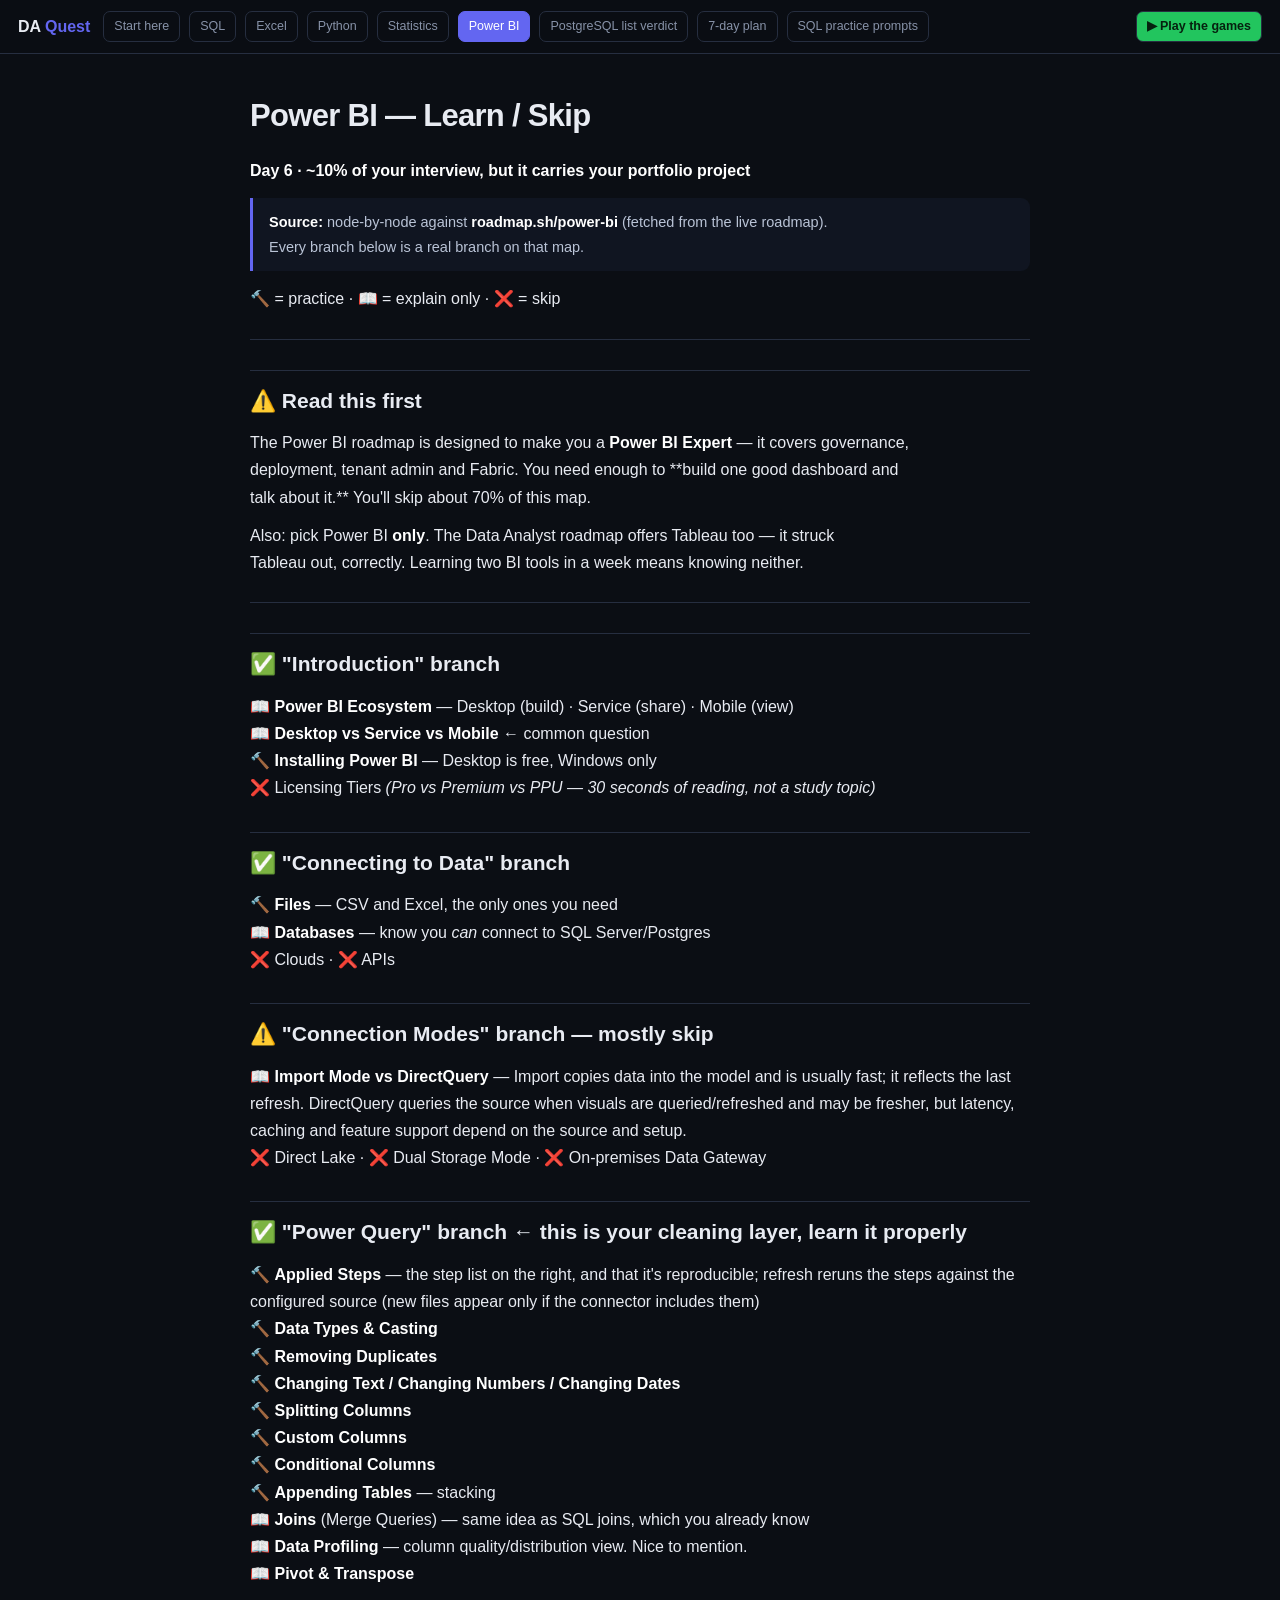
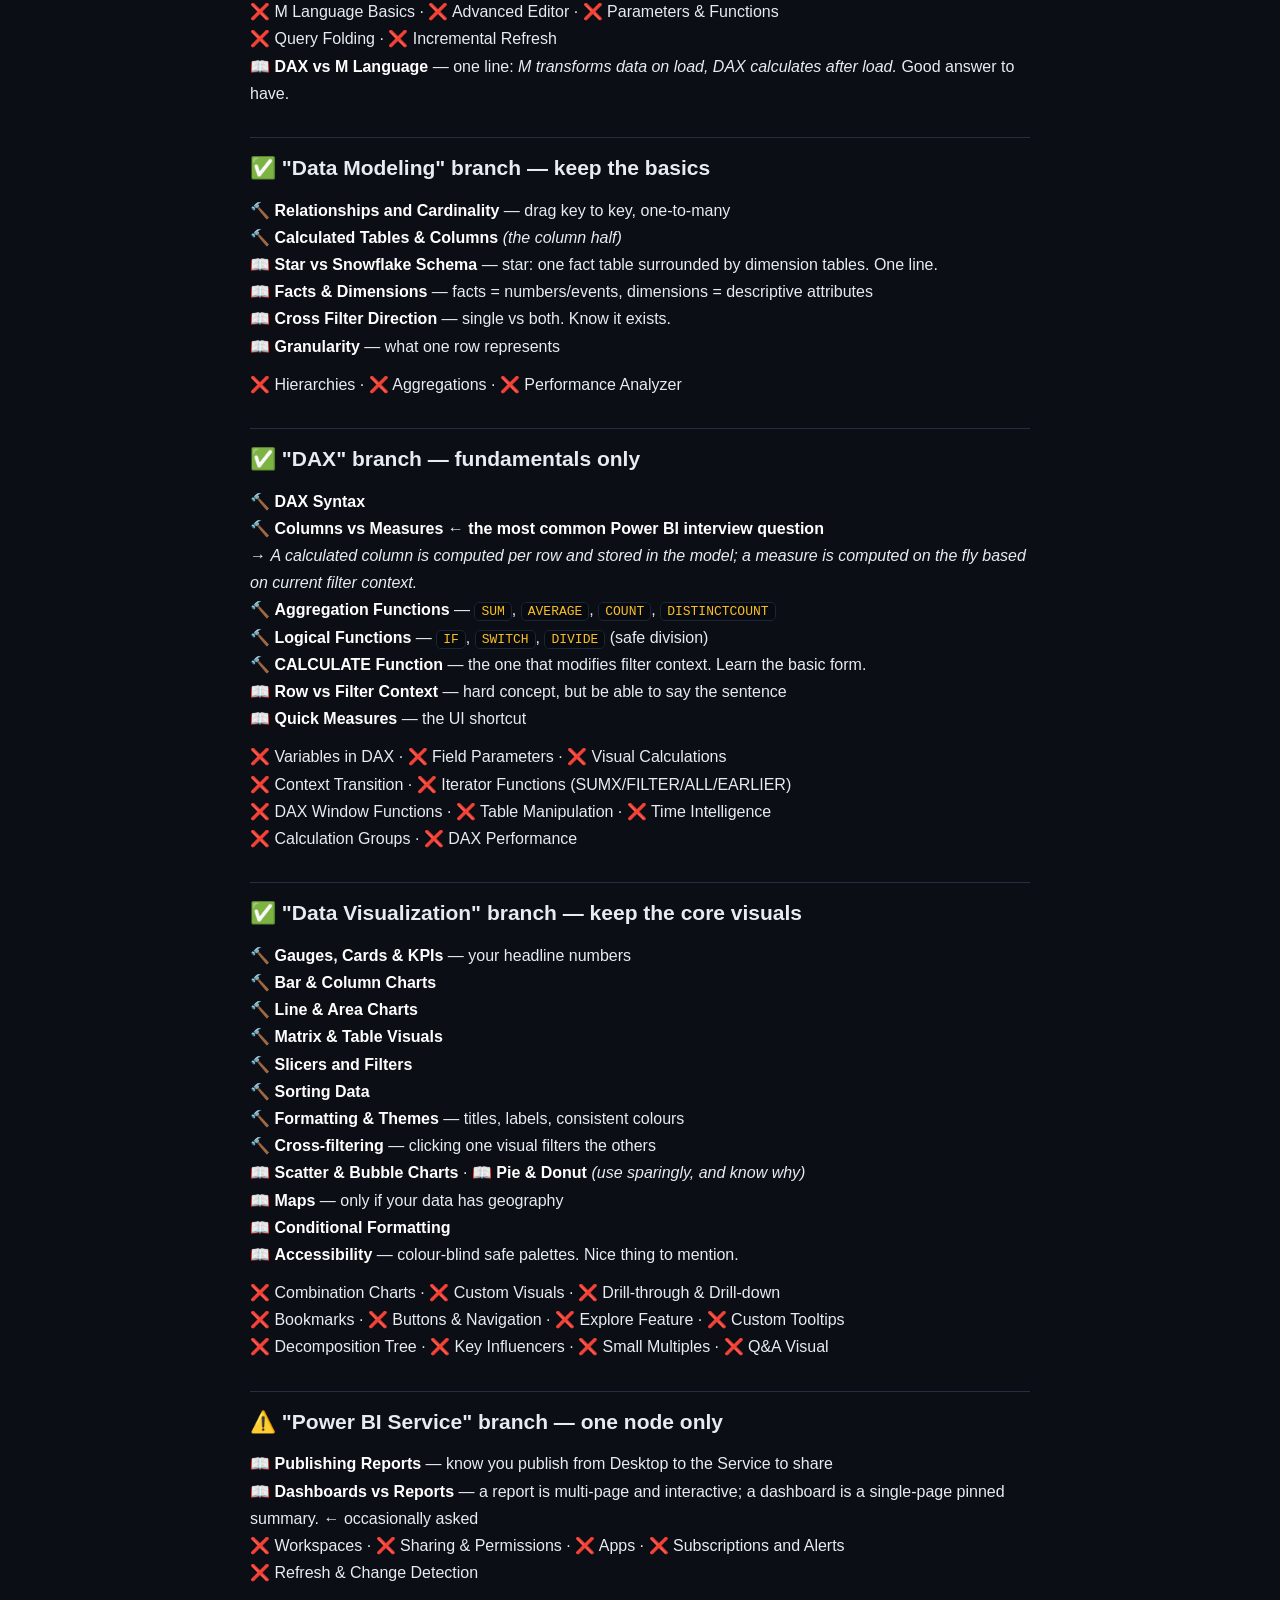
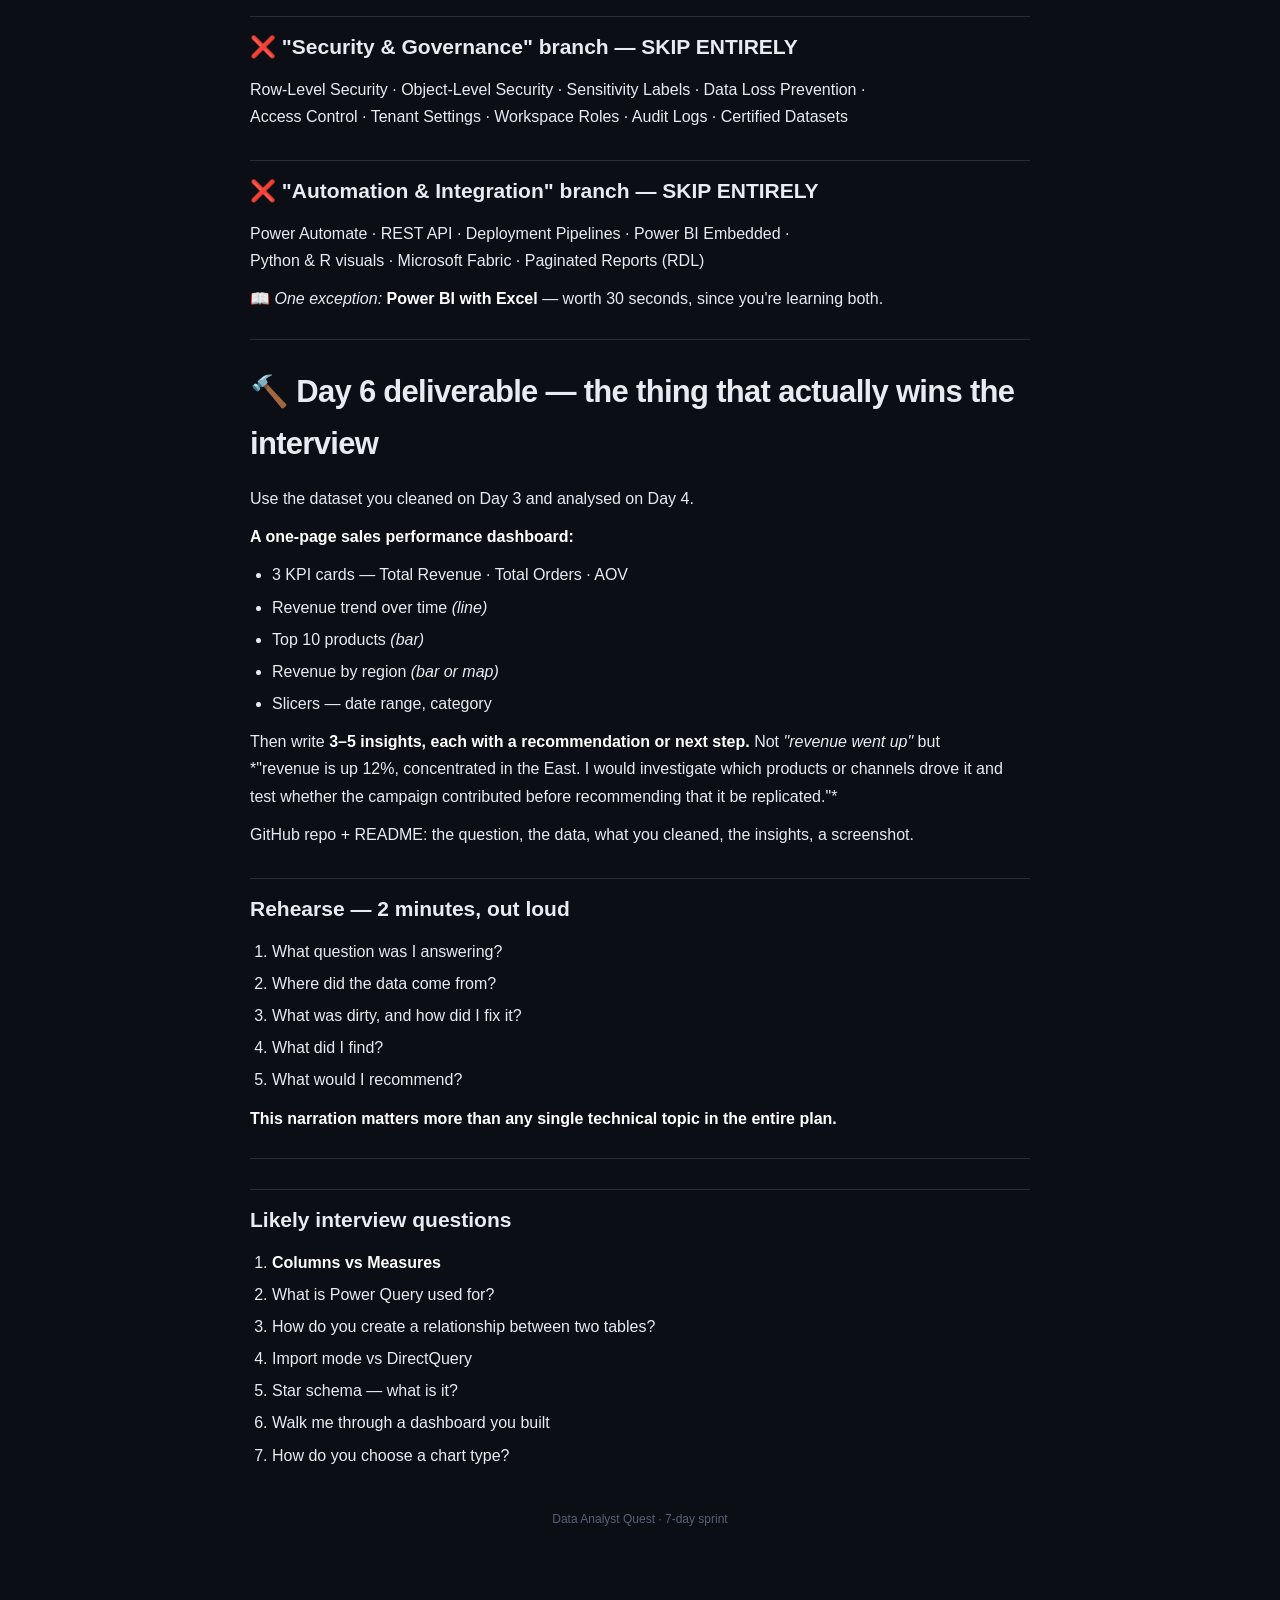
<file: guide-powerbi.html>
<!DOCTYPE html><html lang="en"><head><meta charset="utf-8">
<meta name="viewport" content="width=device-width,initial-scale=1">
<title>Power BI &mdash; Data Analyst Quest</title><style>
*{box-sizing:border-box;margin:0;padding:0}
:root{--bg:#0b0e14;--pan:#141926;--br:#262e40;--tx:#e8ebf2;--mut:#8792a8;--ac:#6366f1}
body{font-family:-apple-system,BlinkMacSystemFont,'Segoe UI',Roboto,Helvetica,Arial,sans-serif;
background:var(--bg);color:var(--tx);line-height:1.7;padding-bottom:70px}
code,pre{font-family:ui-monospace,SFMono-Regular,Menlo,Consolas,monospace}
.top{position:sticky;top:0;z-index:50;background:rgba(11,14,20,.95);backdrop-filter:blur(10px);
border-bottom:1px solid var(--br);padding:11px 18px;display:flex;gap:9px;align-items:center;flex-wrap:wrap}
.top .b{font-weight:800;font-size:16px;text-decoration:none;color:var(--tx);margin-right:4px}
.top .b span{color:var(--ac)}
.top a.n{font-size:12.5px;color:var(--mut);text-decoration:none;border:1px solid var(--br);
padding:4px 10px;border-radius:7px;white-space:nowrap}
.top a.n:hover{color:var(--tx);border-color:#3a4458}
.top a.n.on{background:var(--ac);border-color:var(--ac);color:#fff}
.top .sp{margin-left:auto}
.play{background:#22c55e;border-color:#22c55e;color:#06210f!important;font-weight:800}
main{max-width:820px;margin:0 auto;padding:30px 20px}
h1{font-size:31px;font-weight:800;letter-spacing:-.7px;margin:6px 0 14px}
h2{font-size:21px;font-weight:800;margin:30px 0 10px;padding-top:12px;border-top:1px solid var(--br)}
h3{font-size:16px;font-weight:700;margin:20px 0 8px;color:#c7d2fe}
p{margin:11px 0}
ul,ol{margin:11px 0 11px 22px}li{margin:5px 0}
code{background:#070a10;border:1px solid #1d2432;padding:1px 6px;border-radius:5px;font-size:13px;color:#fbbf24}
pre{background:#070a10;border:1px solid var(--br);border-left:3px solid var(--ac);border-radius:9px;
padding:14px;overflow-x:auto;margin:13px 0}
pre code{background:none;border:none;color:#a5f3d0;padding:0;font-size:13px}
table{width:100%;border-collapse:collapse;margin:15px 0;font-size:14px;display:block;overflow-x:auto}
th{text-align:left;padding:9px 11px;background:#070a10;border-bottom:1px solid var(--br);
font-size:11.5px;letter-spacing:.5px;text-transform:uppercase;color:var(--mut);white-space:nowrap}
td{padding:8px 11px;border-bottom:1px solid #1b2130;vertical-align:top}
blockquote{border-left:3px solid var(--ac);background:#101521;padding:12px 16px;margin:14px 0;
border-radius:0 9px 9px 0;color:#b9c3d6;font-size:14.5px}
hr{border:none;border-top:1px solid var(--br);margin:26px 0}
a{color:#93b4ff}
strong{color:#fff}
.foot{text-align:center;color:#56607a;font-size:12px;margin-top:40px}
</style></head><body>
<div class="top">
  <a class="b" href="index.html">DA <span>Quest</span></a>
  <a class="n " href="start-here.html">Start here</a><a class="n " href="guide-sql.html">SQL</a><a class="n " href="guide-excel.html">Excel</a><a class="n " href="guide-python.html">Python</a><a class="n " href="guide-statistics.html">Statistics</a><a class="n on" href="guide-powerbi.html">Power BI</a><a class="n " href="guide-postgres.html">PostgreSQL list verdict</a><a class="n " href="plan.html">7-day plan</a><a class="n " href="sql-written.html">SQL practice prompts</a>
  <span class="sp"></span><a class="n play" href="index.html">&#9654; Play the games</a>
</div>
<main><h1>Power BI — Learn / Skip</h1>
<p><strong>Day 6 · ~10% of your interview, but it carries your portfolio project</strong></p>
<blockquote><strong>Source:</strong> node-by-node against <strong>roadmap.sh/power-bi</strong> (fetched from the live roadmap).<br>Every branch below is a real branch on that map.</blockquote>
<p>🔨 = practice · 📖 = explain only · ❌ = skip</p>
<hr>
<h2>⚠️ Read this first</h2>
<p>The Power BI roadmap is designed to make you a <strong>Power BI Expert</strong> — it covers governance,<br>deployment, tenant admin and Fabric. You need enough to **build one good dashboard and<br>talk about it.** You'll skip about 70% of this map.</p>
<p>Also: pick Power BI <strong>only</strong>. The Data Analyst roadmap offers Tableau too — it struck<br>Tableau out, correctly. Learning two BI tools in a week means knowing neither.</p>
<hr>
<h2>✅ "Introduction" branch</h2>
<p>📖 <strong>Power BI Ecosystem</strong> — Desktop (build) · Service (share) · Mobile (view)<br>📖 <strong>Desktop vs Service vs Mobile</strong> ← common question<br>🔨 <strong>Installing Power BI</strong> — Desktop is free, Windows only<br>❌ Licensing Tiers <em>(Pro vs Premium vs PPU — 30 seconds of reading, not a study topic)</em></p>
<h2>✅ "Connecting to Data" branch</h2>
<p>🔨 <strong>Files</strong> — CSV and Excel, the only ones you need<br>📖 <strong>Databases</strong> — know you <em>can</em> connect to SQL Server/Postgres<br>❌ Clouds · ❌ APIs</p>
<h2>⚠️ "Connection Modes" branch — mostly skip</h2>
<p>📖 <strong>Import Mode vs DirectQuery</strong> — Import copies data into the model and is usually fast; it reflects the last refresh. DirectQuery queries the source when visuals are queried/refreshed and may be fresher, but latency, caching and feature support depend on the source and setup.<br>❌ Direct Lake · ❌ Dual Storage Mode · ❌ On-premises Data Gateway</p>
<h2>✅ "Power Query" branch ← this is your cleaning layer, learn it properly</h2>
<p>🔨 <strong>Applied Steps</strong> — the step list on the right, and that it's reproducible; refresh reruns the steps against the configured source (new files appear only if the connector includes them)<br>🔨 <strong>Data Types &amp; Casting</strong><br>🔨 <strong>Removing Duplicates</strong><br>🔨 <strong>Changing Text / Changing Numbers / Changing Dates</strong><br>🔨 <strong>Splitting Columns</strong><br>🔨 <strong>Custom Columns</strong><br>🔨 <strong>Conditional Columns</strong><br>🔨 <strong>Appending Tables</strong> — stacking<br>📖 <strong>Joins</strong> (Merge Queries) — same idea as SQL joins, which you already know<br>📖 <strong>Data Profiling</strong> — column quality/distribution view. Nice to mention.<br>📖 <strong>Pivot &amp; Transpose</strong></p>
<p>❌ M Language Basics · ❌ Advanced Editor · ❌ Parameters &amp; Functions<br>❌ Query Folding · ❌ Incremental Refresh<br>📖 <strong>DAX vs M Language</strong> — one line: <em>M transforms data on load, DAX calculates after load.</em> Good answer to have.</p>
<h2>✅ "Data Modeling" branch — keep the basics</h2>
<p>🔨 <strong>Relationships and Cardinality</strong> — drag key to key, one-to-many<br>🔨 <strong>Calculated Tables &amp; Columns</strong> <em>(the column half)</em><br>📖 <strong>Star vs Snowflake Schema</strong> — star: one fact table surrounded by dimension tables. One line.<br>📖 <strong>Facts &amp; Dimensions</strong> — facts = numbers/events, dimensions = descriptive attributes<br>📖 <strong>Cross Filter Direction</strong> — single vs both. Know it exists.<br>📖 <strong>Granularity</strong> — what one row represents</p>
<p>❌ Hierarchies · ❌ Aggregations · ❌ Performance Analyzer</p>
<h2>✅ "DAX" branch — fundamentals only</h2>
<p>🔨 <strong>DAX Syntax</strong><br>🔨 <strong>Columns vs Measures</strong> ← <strong>the most common Power BI interview question</strong><br>  → <em>A calculated column is computed per row and stored in the model; a measure is computed on the fly based on current filter context.</em><br>🔨 <strong>Aggregation Functions</strong> — <code>SUM</code>, <code>AVERAGE</code>, <code>COUNT</code>, <code>DISTINCTCOUNT</code><br>🔨 <strong>Logical Functions</strong> — <code>IF</code>, <code>SWITCH</code>, <code>DIVIDE</code> (safe division)<br>🔨 <strong>CALCULATE Function</strong> — the one that modifies filter context. Learn the basic form.<br>📖 <strong>Row vs Filter Context</strong> — hard concept, but be able to say the sentence<br>📖 <strong>Quick Measures</strong> — the UI shortcut</p>
<p>❌ Variables in DAX · ❌ Field Parameters · ❌ Visual Calculations<br>❌ Context Transition · ❌ Iterator Functions (SUMX/FILTER/ALL/EARLIER)<br>❌ DAX Window Functions · ❌ Table Manipulation · ❌ Time Intelligence<br>❌ Calculation Groups · ❌ DAX Performance</p>
<h2>✅ "Data Visualization" branch — keep the core visuals</h2>
<p>🔨 <strong>Gauges, Cards &amp; KPIs</strong> — your headline numbers<br>🔨 <strong>Bar &amp; Column Charts</strong><br>🔨 <strong>Line &amp; Area Charts</strong><br>🔨 <strong>Matrix &amp; Table Visuals</strong><br>🔨 <strong>Slicers and Filters</strong><br>🔨 <strong>Sorting Data</strong><br>🔨 <strong>Formatting &amp; Themes</strong> — titles, labels, consistent colours<br>🔨 <strong>Cross-filtering</strong> — clicking one visual filters the others<br>📖 <strong>Scatter &amp; Bubble Charts</strong> · 📖 <strong>Pie &amp; Donut</strong> <em>(use sparingly, and know why)</em><br>📖 <strong>Maps</strong> — only if your data has geography<br>📖 <strong>Conditional Formatting</strong><br>📖 <strong>Accessibility</strong> — colour-blind safe palettes. Nice thing to mention.</p>
<p>❌ Combination Charts · ❌ Custom Visuals · ❌ Drill-through &amp; Drill-down<br>❌ Bookmarks · ❌ Buttons &amp; Navigation · ❌ Explore Feature · ❌ Custom Tooltips<br>❌ Decomposition Tree · ❌ Key Influencers · ❌ Small Multiples · ❌ Q&amp;A Visual</p>
<h2>⚠️ "Power BI Service" branch — one node only</h2>
<p>📖 <strong>Publishing Reports</strong> — know you publish from Desktop to the Service to share<br>📖 <strong>Dashboards vs Reports</strong> — a report is multi-page and interactive; a dashboard is a single-page pinned summary. ← occasionally asked<br>❌ Workspaces · ❌ Sharing &amp; Permissions · ❌ Apps · ❌ Subscriptions and Alerts<br>❌ Refresh &amp; Change Detection</p>
<h2>❌ "Security &amp; Governance" branch — SKIP ENTIRELY</h2>
<p>Row-Level Security · Object-Level Security · Sensitivity Labels · Data Loss Prevention ·<br>Access Control · Tenant Settings · Workspace Roles · Audit Logs · Certified Datasets</p>
<h2>❌ "Automation &amp; Integration" branch — SKIP ENTIRELY</h2>
<p>Power Automate · REST API · Deployment Pipelines · Power BI Embedded ·<br>Python &amp; R visuals · Microsoft Fabric · Paginated Reports (RDL)</p>
<p>📖 <em>One exception:</em> <strong>Power BI with Excel</strong> — worth 30 seconds, since you're learning both.</p>
<hr>
<h1>🔨 Day 6 deliverable — the thing that actually wins the interview</h1>
<p>Use the dataset you cleaned on Day 3 and analysed on Day 4.</p>
<p><strong>A one-page sales performance dashboard:</strong></p>
<ul><li>3 KPI cards — Total Revenue · Total Orders · AOV</li><li>Revenue trend over time <em>(line)</em></li><li>Top 10 products <em>(bar)</em></li><li>Revenue by region <em>(bar or map)</em></li><li>Slicers — date range, category</li></ul>
<p>Then write <strong>3–5 insights, each with a recommendation or next step.</strong> Not <em>"revenue went up"</em> but<br>*"revenue is up 12%, concentrated in the East. I would investigate which products or channels drove it and test whether the campaign contributed before recommending that it be replicated."*</p>
<p>GitHub repo + README: the question, the data, what you cleaned, the insights, a screenshot.</p>
<h2>Rehearse — 2 minutes, out loud</h2>
<ol><li>What question was I answering?</li><li>Where did the data come from?</li><li>What was dirty, and how did I fix it?</li><li>What did I find?</li><li>What would I recommend?</li></ol>
<p><strong>This narration matters more than any single technical topic in the entire plan.</strong></p>
<hr>
<h2>Likely interview questions</h2>
<ol><li><strong>Columns vs Measures</strong></li><li>What is Power Query used for?</li><li>How do you create a relationship between two tables?</li><li>Import mode vs DirectQuery</li><li>Star schema — what is it?</li><li>Walk me through a dashboard you built</li><li>How do you choose a chart type?</li></ol><div class="foot">Data Analyst Quest &middot; 7-day sprint</div></main>
</body></html>
</file>
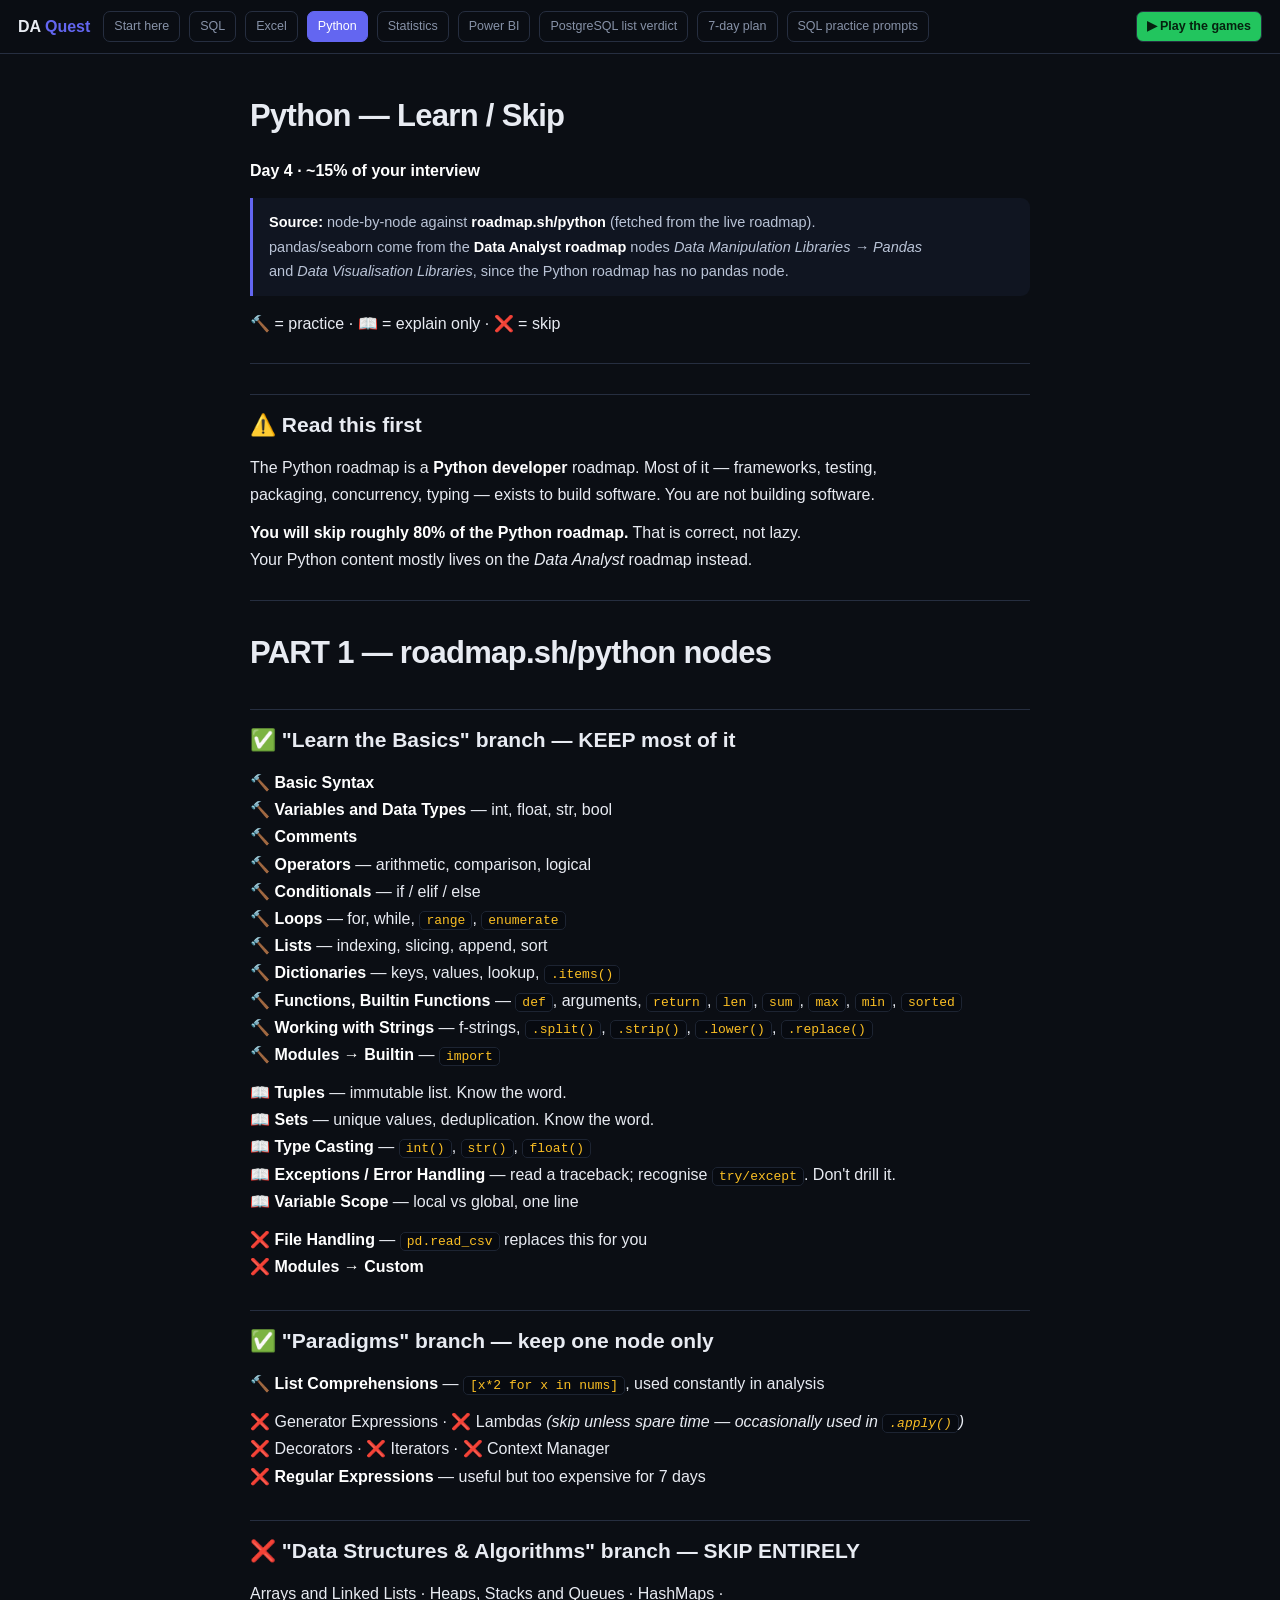
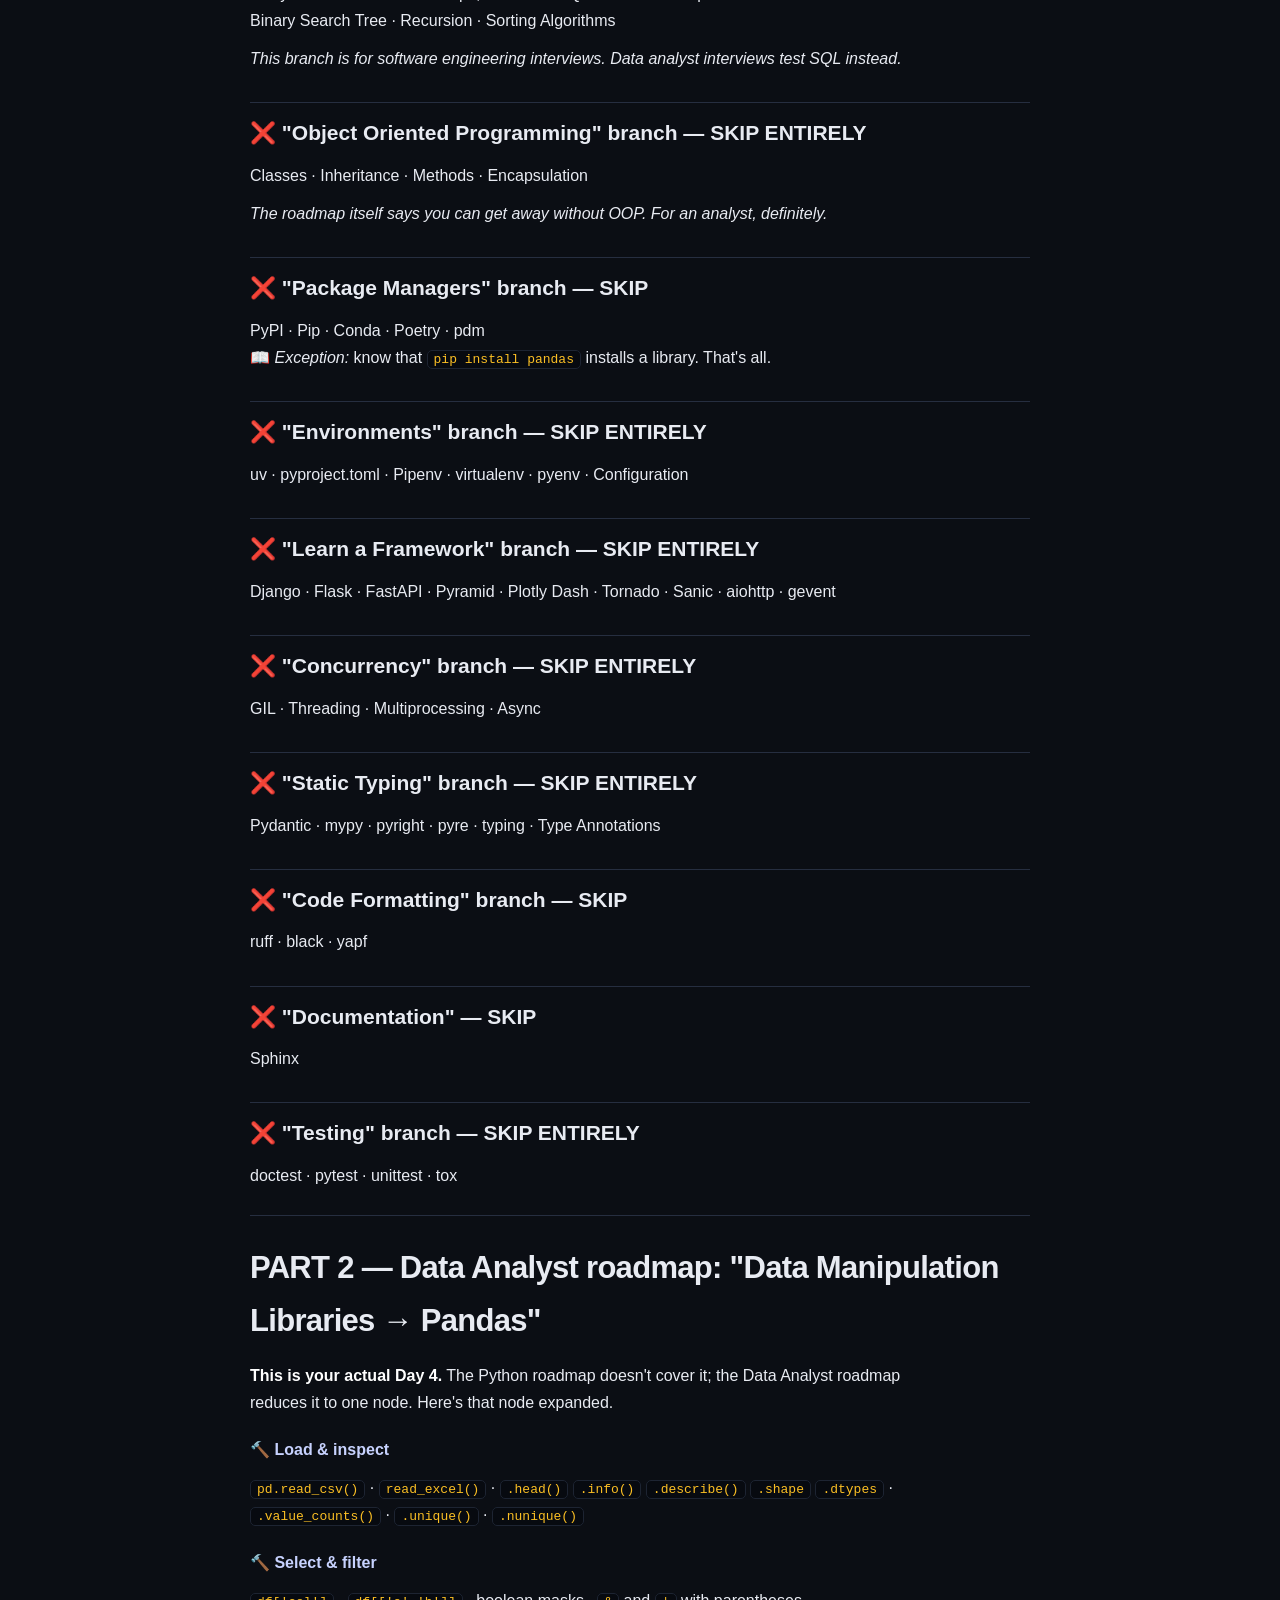
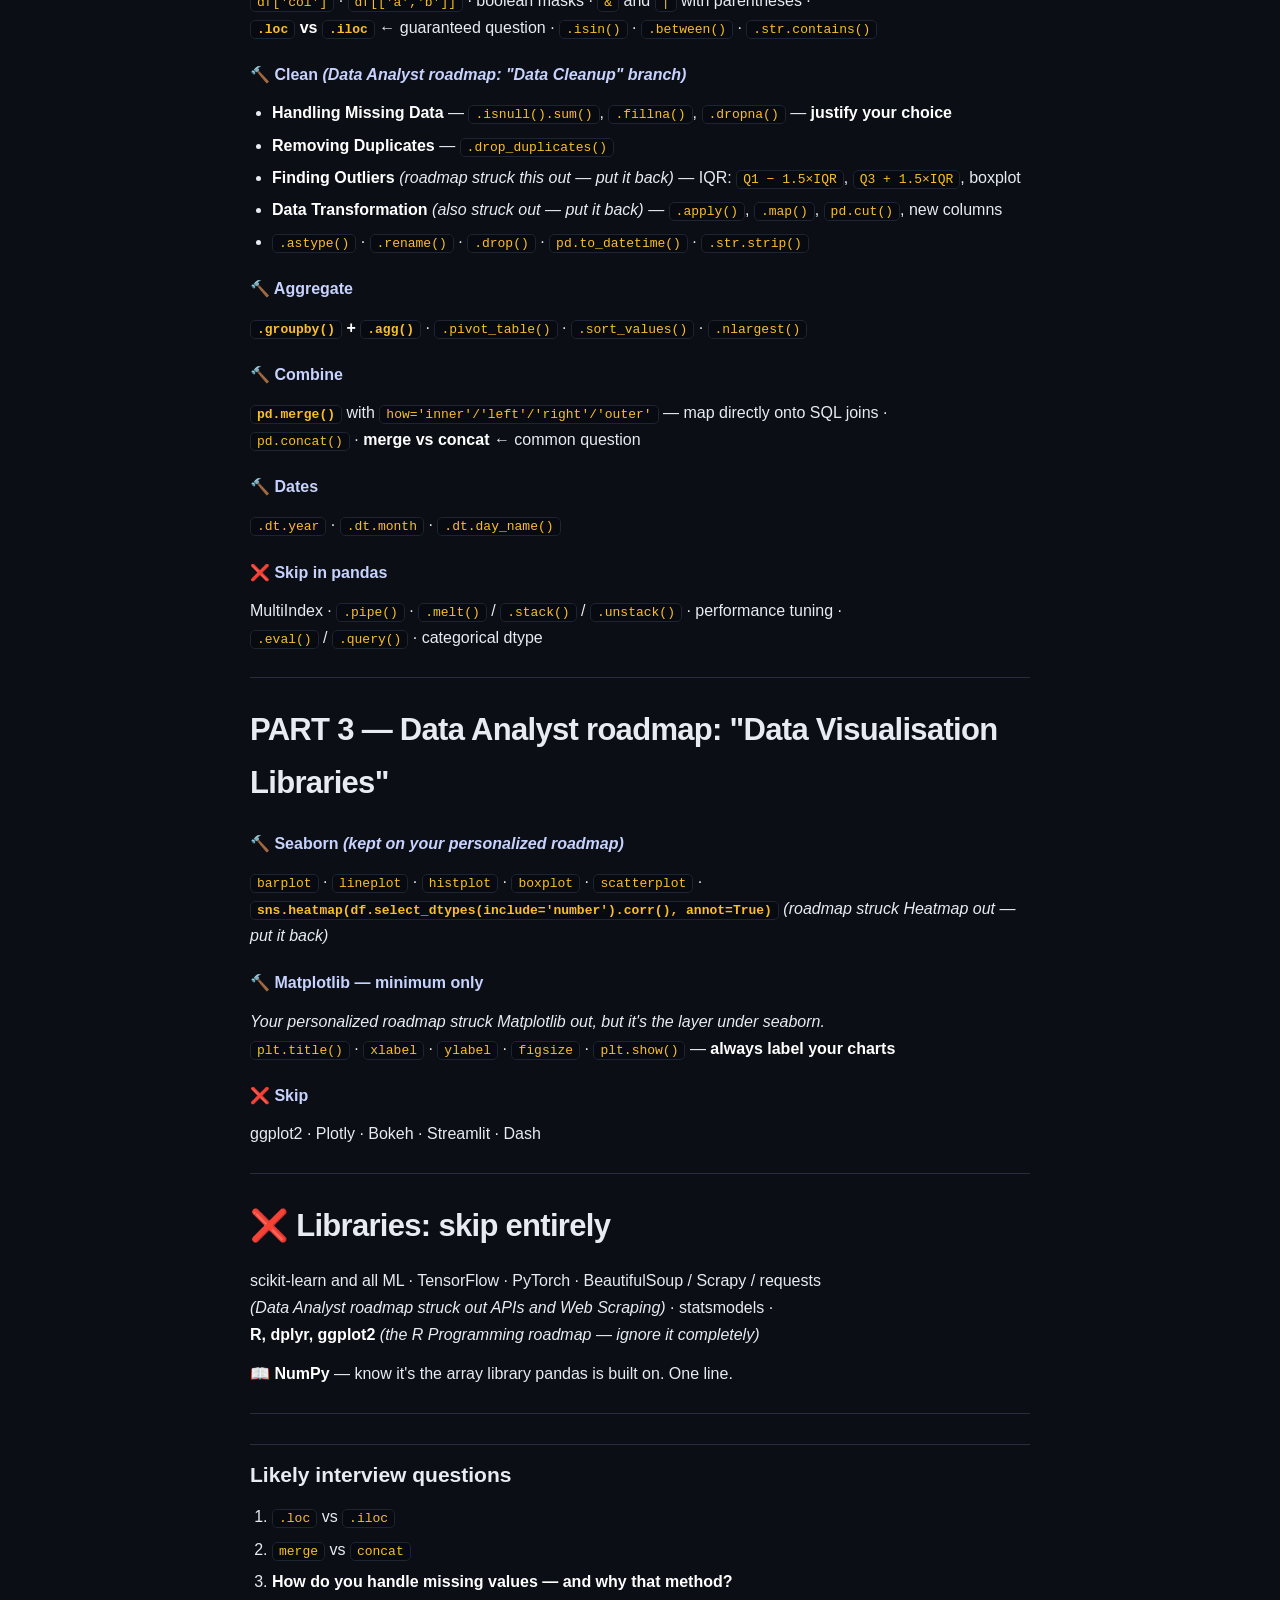
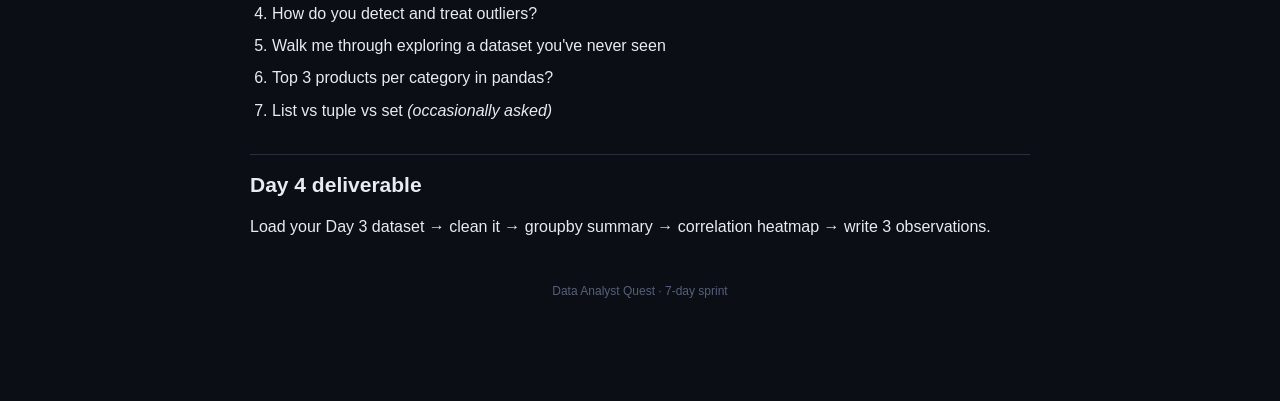
<file: guide-python.html>
<!DOCTYPE html><html lang="en"><head><meta charset="utf-8">
<meta name="viewport" content="width=device-width,initial-scale=1">
<title>Python &mdash; Data Analyst Quest</title><style>
*{box-sizing:border-box;margin:0;padding:0}
:root{--bg:#0b0e14;--pan:#141926;--br:#262e40;--tx:#e8ebf2;--mut:#8792a8;--ac:#6366f1}
body{font-family:-apple-system,BlinkMacSystemFont,'Segoe UI',Roboto,Helvetica,Arial,sans-serif;
background:var(--bg);color:var(--tx);line-height:1.7;padding-bottom:70px}
code,pre{font-family:ui-monospace,SFMono-Regular,Menlo,Consolas,monospace}
.top{position:sticky;top:0;z-index:50;background:rgba(11,14,20,.95);backdrop-filter:blur(10px);
border-bottom:1px solid var(--br);padding:11px 18px;display:flex;gap:9px;align-items:center;flex-wrap:wrap}
.top .b{font-weight:800;font-size:16px;text-decoration:none;color:var(--tx);margin-right:4px}
.top .b span{color:var(--ac)}
.top a.n{font-size:12.5px;color:var(--mut);text-decoration:none;border:1px solid var(--br);
padding:4px 10px;border-radius:7px;white-space:nowrap}
.top a.n:hover{color:var(--tx);border-color:#3a4458}
.top a.n.on{background:var(--ac);border-color:var(--ac);color:#fff}
.top .sp{margin-left:auto}
.play{background:#22c55e;border-color:#22c55e;color:#06210f!important;font-weight:800}
main{max-width:820px;margin:0 auto;padding:30px 20px}
h1{font-size:31px;font-weight:800;letter-spacing:-.7px;margin:6px 0 14px}
h2{font-size:21px;font-weight:800;margin:30px 0 10px;padding-top:12px;border-top:1px solid var(--br)}
h3{font-size:16px;font-weight:700;margin:20px 0 8px;color:#c7d2fe}
p{margin:11px 0}
ul,ol{margin:11px 0 11px 22px}li{margin:5px 0}
code{background:#070a10;border:1px solid #1d2432;padding:1px 6px;border-radius:5px;font-size:13px;color:#fbbf24}
pre{background:#070a10;border:1px solid var(--br);border-left:3px solid var(--ac);border-radius:9px;
padding:14px;overflow-x:auto;margin:13px 0}
pre code{background:none;border:none;color:#a5f3d0;padding:0;font-size:13px}
table{width:100%;border-collapse:collapse;margin:15px 0;font-size:14px;display:block;overflow-x:auto}
th{text-align:left;padding:9px 11px;background:#070a10;border-bottom:1px solid var(--br);
font-size:11.5px;letter-spacing:.5px;text-transform:uppercase;color:var(--mut);white-space:nowrap}
td{padding:8px 11px;border-bottom:1px solid #1b2130;vertical-align:top}
blockquote{border-left:3px solid var(--ac);background:#101521;padding:12px 16px;margin:14px 0;
border-radius:0 9px 9px 0;color:#b9c3d6;font-size:14.5px}
hr{border:none;border-top:1px solid var(--br);margin:26px 0}
a{color:#93b4ff}
strong{color:#fff}
.foot{text-align:center;color:#56607a;font-size:12px;margin-top:40px}
</style></head><body>
<div class="top">
  <a class="b" href="index.html">DA <span>Quest</span></a>
  <a class="n " href="start-here.html">Start here</a><a class="n " href="guide-sql.html">SQL</a><a class="n " href="guide-excel.html">Excel</a><a class="n on" href="guide-python.html">Python</a><a class="n " href="guide-statistics.html">Statistics</a><a class="n " href="guide-powerbi.html">Power BI</a><a class="n " href="guide-postgres.html">PostgreSQL list verdict</a><a class="n " href="plan.html">7-day plan</a><a class="n " href="sql-written.html">SQL practice prompts</a>
  <span class="sp"></span><a class="n play" href="index.html">&#9654; Play the games</a>
</div>
<main><h1>Python — Learn / Skip</h1>
<p><strong>Day 4 · ~15% of your interview</strong></p>
<blockquote><strong>Source:</strong> node-by-node against <strong>roadmap.sh/python</strong> (fetched from the live roadmap).<br>pandas/seaborn come from the <strong>Data Analyst roadmap</strong> nodes <em>Data Manipulation Libraries → Pandas</em><br>and <em>Data Visualisation Libraries</em>, since the Python roadmap has no pandas node.</blockquote>
<p>🔨 = practice · 📖 = explain only · ❌ = skip</p>
<hr>
<h2>⚠️ Read this first</h2>
<p>The Python roadmap is a <strong>Python developer</strong> roadmap. Most of it — frameworks, testing,<br>packaging, concurrency, typing — exists to build software. You are not building software.</p>
<p><strong>You will skip roughly 80% of the Python roadmap.</strong> That is correct, not lazy.<br>Your Python content mostly lives on the <em>Data Analyst</em> roadmap instead.</p>
<hr>
<h1>PART 1 — roadmap.sh/python nodes</h1>
<h2>✅ "Learn the Basics" branch — KEEP most of it</h2>
<p>🔨 <strong>Basic Syntax</strong><br>🔨 <strong>Variables and Data Types</strong> — int, float, str, bool<br>🔨 <strong>Comments</strong><br>🔨 <strong>Operators</strong> — arithmetic, comparison, logical<br>🔨 <strong>Conditionals</strong> — if / elif / else<br>🔨 <strong>Loops</strong> — for, while, <code>range</code>, <code>enumerate</code><br>🔨 <strong>Lists</strong> — indexing, slicing, append, sort<br>🔨 <strong>Dictionaries</strong> — keys, values, lookup, <code>.items()</code><br>🔨 <strong>Functions, Builtin Functions</strong> — <code>def</code>, arguments, <code>return</code>, <code>len</code>, <code>sum</code>, <code>max</code>, <code>min</code>, <code>sorted</code><br>🔨 <strong>Working with Strings</strong> — f-strings, <code>.split()</code>, <code>.strip()</code>, <code>.lower()</code>, <code>.replace()</code><br>🔨 <strong>Modules → Builtin</strong> — <code>import</code></p>
<p>📖 <strong>Tuples</strong> — immutable list. Know the word.<br>📖 <strong>Sets</strong> — unique values, deduplication. Know the word.<br>📖 <strong>Type Casting</strong> — <code>int()</code>, <code>str()</code>, <code>float()</code><br>📖 <strong>Exceptions / Error Handling</strong> — read a traceback; recognise <code>try/except</code>. Don't drill it.<br>📖 <strong>Variable Scope</strong> — local vs global, one line</p>
<p>❌ <strong>File Handling</strong> — <code>pd.read_csv</code> replaces this for you<br>❌ <strong>Modules → Custom</strong></p>
<h2>✅ "Paradigms" branch — keep one node only</h2>
<p>🔨 <strong>List Comprehensions</strong> — <code>[x*2 for x in nums]</code>, used constantly in analysis</p>
<p>❌ Generator Expressions · ❌ Lambdas <em>(skip unless spare time — occasionally used in <code>.apply()</code>)</em><br>❌ Decorators · ❌ Iterators · ❌ Context Manager<br>❌ <strong>Regular Expressions</strong> — useful but too expensive for 7 days</p>
<h2>❌ "Data Structures &amp; Algorithms" branch — SKIP ENTIRELY</h2>
<p>Arrays and Linked Lists · Heaps, Stacks and Queues · HashMaps ·<br>Binary Search Tree · Recursion · Sorting Algorithms</p>
<p><em>This branch is for software engineering interviews. Data analyst interviews test SQL instead.</em></p>
<h2>❌ "Object Oriented Programming" branch — SKIP ENTIRELY</h2>
<p>Classes · Inheritance · Methods · Encapsulation</p>
<p><em>The roadmap itself says you can get away without OOP. For an analyst, definitely.</em></p>
<h2>❌ "Package Managers" branch — SKIP</h2>
<p>PyPI · Pip · Conda · Poetry · pdm<br>📖 <em>Exception:</em> know that <code>pip install pandas</code> installs a library. That's all.</p>
<h2>❌ "Environments" branch — SKIP ENTIRELY</h2>
<p>uv · pyproject.toml · Pipenv · virtualenv · pyenv · Configuration</p>
<h2>❌ "Learn a Framework" branch — SKIP ENTIRELY</h2>
<p>Django · Flask · FastAPI · Pyramid · Plotly Dash · Tornado · Sanic · aiohttp · gevent</p>
<h2>❌ "Concurrency" branch — SKIP ENTIRELY</h2>
<p>GIL · Threading · Multiprocessing · Async</p>
<h2>❌ "Static Typing" branch — SKIP ENTIRELY</h2>
<p>Pydantic · mypy · pyright · pyre · typing · Type Annotations</p>
<h2>❌ "Code Formatting" branch — SKIP</h2>
<p>ruff · black · yapf</p>
<h2>❌ "Documentation" — SKIP</h2>
<p>Sphinx</p>
<h2>❌ "Testing" branch — SKIP ENTIRELY</h2>
<p>doctest · pytest · unittest · tox</p>
<hr>
<h1>PART 2 — Data Analyst roadmap: "Data Manipulation Libraries → Pandas"</h1>
<p><strong>This is your actual Day 4.</strong> The Python roadmap doesn't cover it; the Data Analyst roadmap<br>reduces it to one node. Here's that node expanded.</p>
<h3>🔨 Load &amp; inspect</h3>
<p><code>pd.read_csv()</code> · <code>read_excel()</code> · <code>.head()</code> <code>.info()</code> <code>.describe()</code> <code>.shape</code> <code>.dtypes</code> ·<br><code>.value_counts()</code> · <code>.unique()</code> · <code>.nunique()</code></p>
<h3>🔨 Select &amp; filter</h3>
<p><code>df['col']</code> · <code>df[['a','b']]</code> · boolean masks · <code>&amp;</code> and <code>|</code> with parentheses ·<br><strong><code>.loc</code> vs <code>.iloc</code></strong> ← guaranteed question · <code>.isin()</code> · <code>.between()</code> · <code>.str.contains()</code></p>
<h3>🔨 Clean <em>(Data Analyst roadmap: "Data Cleanup" branch)</em></h3>
<ul><li><strong>Handling Missing Data</strong> — <code>.isnull().sum()</code>, <code>.fillna()</code>, <code>.dropna()</code> — <strong>justify your choice</strong></li><li><strong>Removing Duplicates</strong> — <code>.drop_duplicates()</code></li><li><strong>Finding Outliers</strong> <em>(roadmap struck this out — put it back)</em> — IQR: <code>Q1 − 1.5×IQR</code>, <code>Q3 + 1.5×IQR</code>, boxplot</li><li><strong>Data Transformation</strong> <em>(also struck out — put it back)</em> — <code>.apply()</code>, <code>.map()</code>, <code>pd.cut()</code>, new columns</li><li><code>.astype()</code> · <code>.rename()</code> · <code>.drop()</code> · <code>pd.to_datetime()</code> · <code>.str.strip()</code></li></ul>
<h3>🔨 Aggregate</h3>
<p><strong><code>.groupby()</code> + <code>.agg()</code></strong> · <code>.pivot_table()</code> · <code>.sort_values()</code> · <code>.nlargest()</code></p>
<h3>🔨 Combine</h3>
<p><strong><code>pd.merge()</code></strong> with <code>how='inner'/'left'/'right'/'outer'</code> — map directly onto SQL joins ·<br><code>pd.concat()</code> · <strong>merge vs concat</strong> ← common question</p>
<h3>🔨 Dates</h3>
<p><code>.dt.year</code> · <code>.dt.month</code> · <code>.dt.day_name()</code></p>
<h3>❌ Skip in pandas</h3>
<p>MultiIndex · <code>.pipe()</code> · <code>.melt()</code> / <code>.stack()</code> / <code>.unstack()</code> · performance tuning ·<br><code>.eval()</code> / <code>.query()</code> · categorical dtype</p>
<hr>
<h1>PART 3 — Data Analyst roadmap: "Data Visualisation Libraries"</h1>
<h3>🔨 Seaborn <em>(kept on your personalized roadmap)</em></h3>
<p><code>barplot</code> · <code>lineplot</code> · <code>histplot</code> · <code>boxplot</code> · <code>scatterplot</code> ·<br><strong><code>sns.heatmap(df.select_dtypes(include='number').corr(), annot=True)</code></strong> <em>(roadmap struck Heatmap out — put it back)</em></p>
<h3>🔨 Matplotlib — minimum only</h3>
<p><em>Your personalized roadmap struck Matplotlib out, but it's the layer under seaborn.</em><br><code>plt.title()</code> · <code>xlabel</code> · <code>ylabel</code> · <code>figsize</code> · <code>plt.show()</code> — <strong>always label your charts</strong></p>
<h3>❌ Skip</h3>
<p>ggplot2 · Plotly · Bokeh · Streamlit · Dash</p>
<hr>
<h1>❌ Libraries: skip entirely</h1>
<p>scikit-learn and all ML · TensorFlow · PyTorch · BeautifulSoup / Scrapy / requests<br><em>(Data Analyst roadmap struck out APIs and Web Scraping)</em> · statsmodels ·<br><strong>R, dplyr, ggplot2</strong> <em>(the R Programming roadmap — ignore it completely)</em></p>
<p>📖 <strong>NumPy</strong> — know it's the array library pandas is built on. One line.</p>
<hr>
<h2>Likely interview questions</h2>
<ol><li><code>.loc</code> vs <code>.iloc</code></li><li><code>merge</code> vs <code>concat</code></li><li><strong>How do you handle missing values — and why that method?</strong></li><li>How do you detect and treat outliers?</li><li>Walk me through exploring a dataset you've never seen</li><li>Top 3 products per category in pandas?</li><li>List vs tuple vs set <em>(occasionally asked)</em></li></ol>
<h2>Day 4 deliverable</h2>
<p>Load your Day 3 dataset → clean it → groupby summary → correlation heatmap → write 3 observations.</p><div class="foot">Data Analyst Quest &middot; 7-day sprint</div></main>
</body></html>
</file>
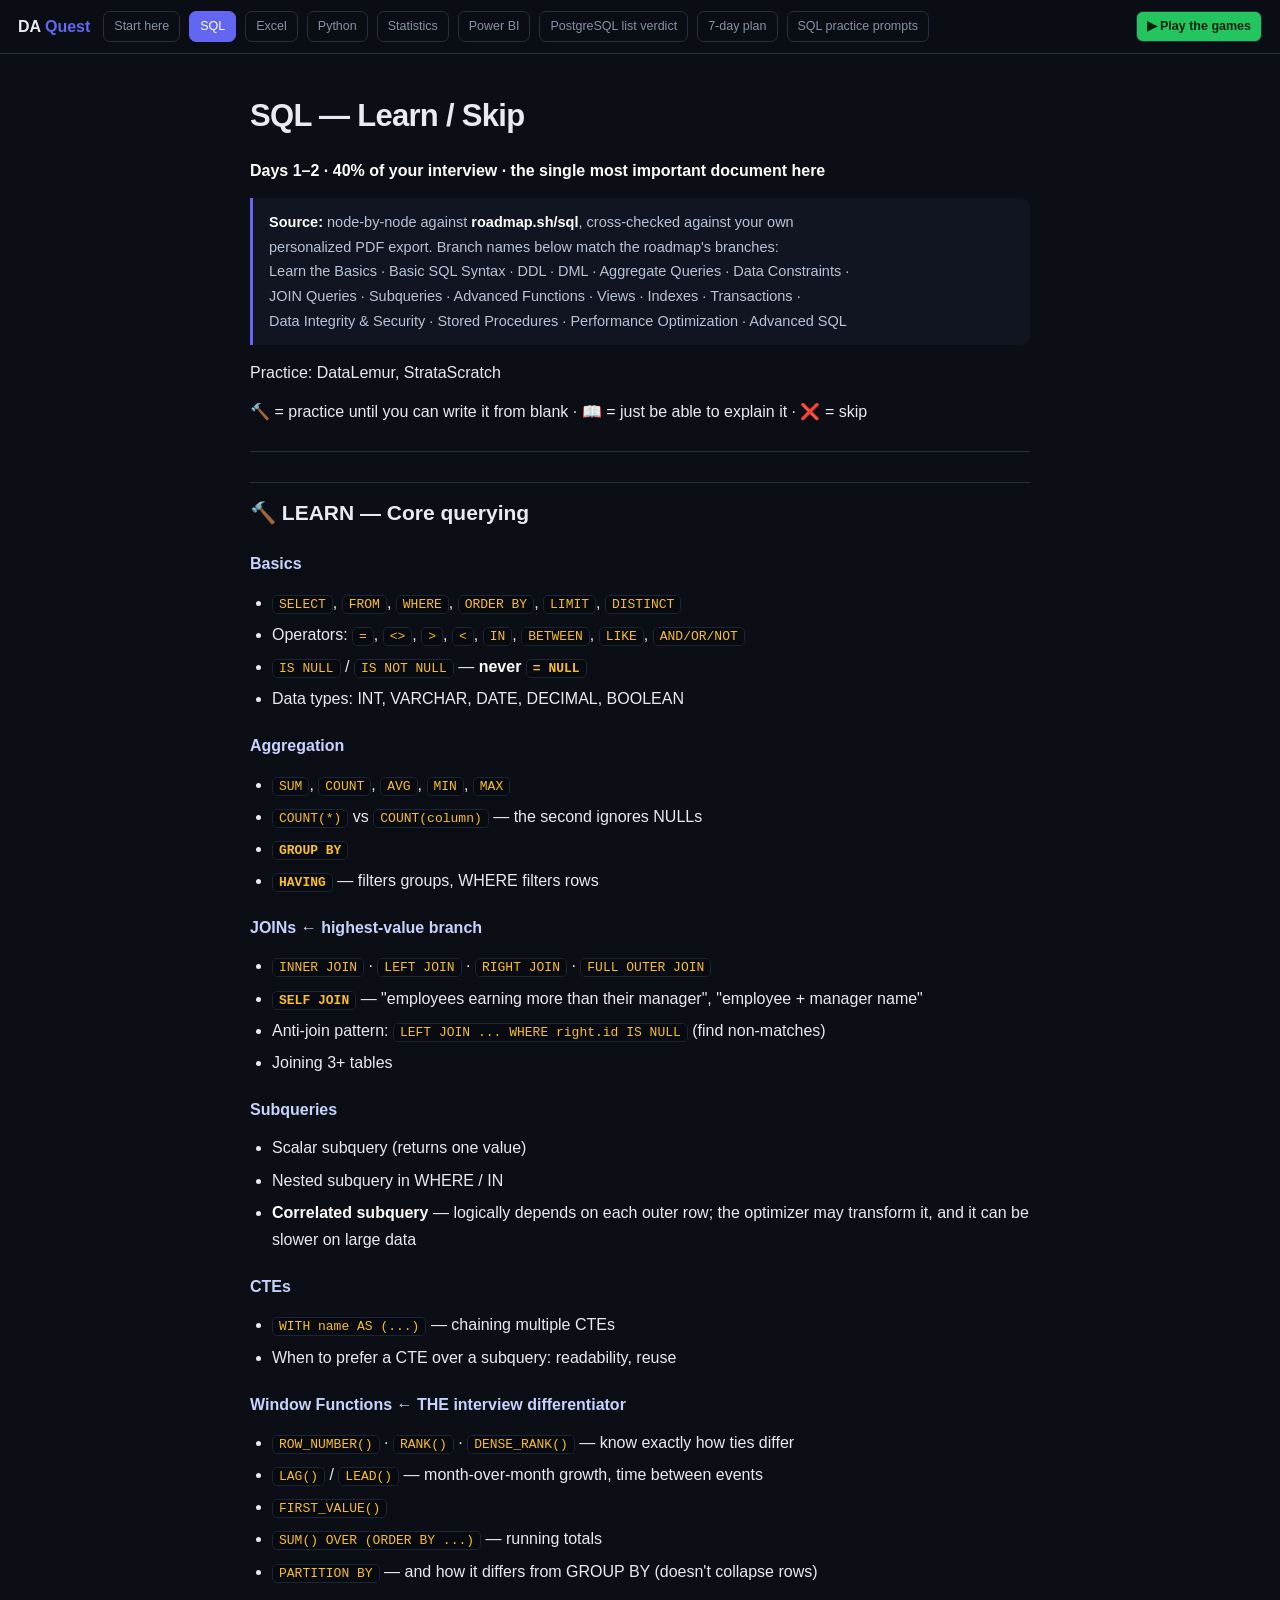
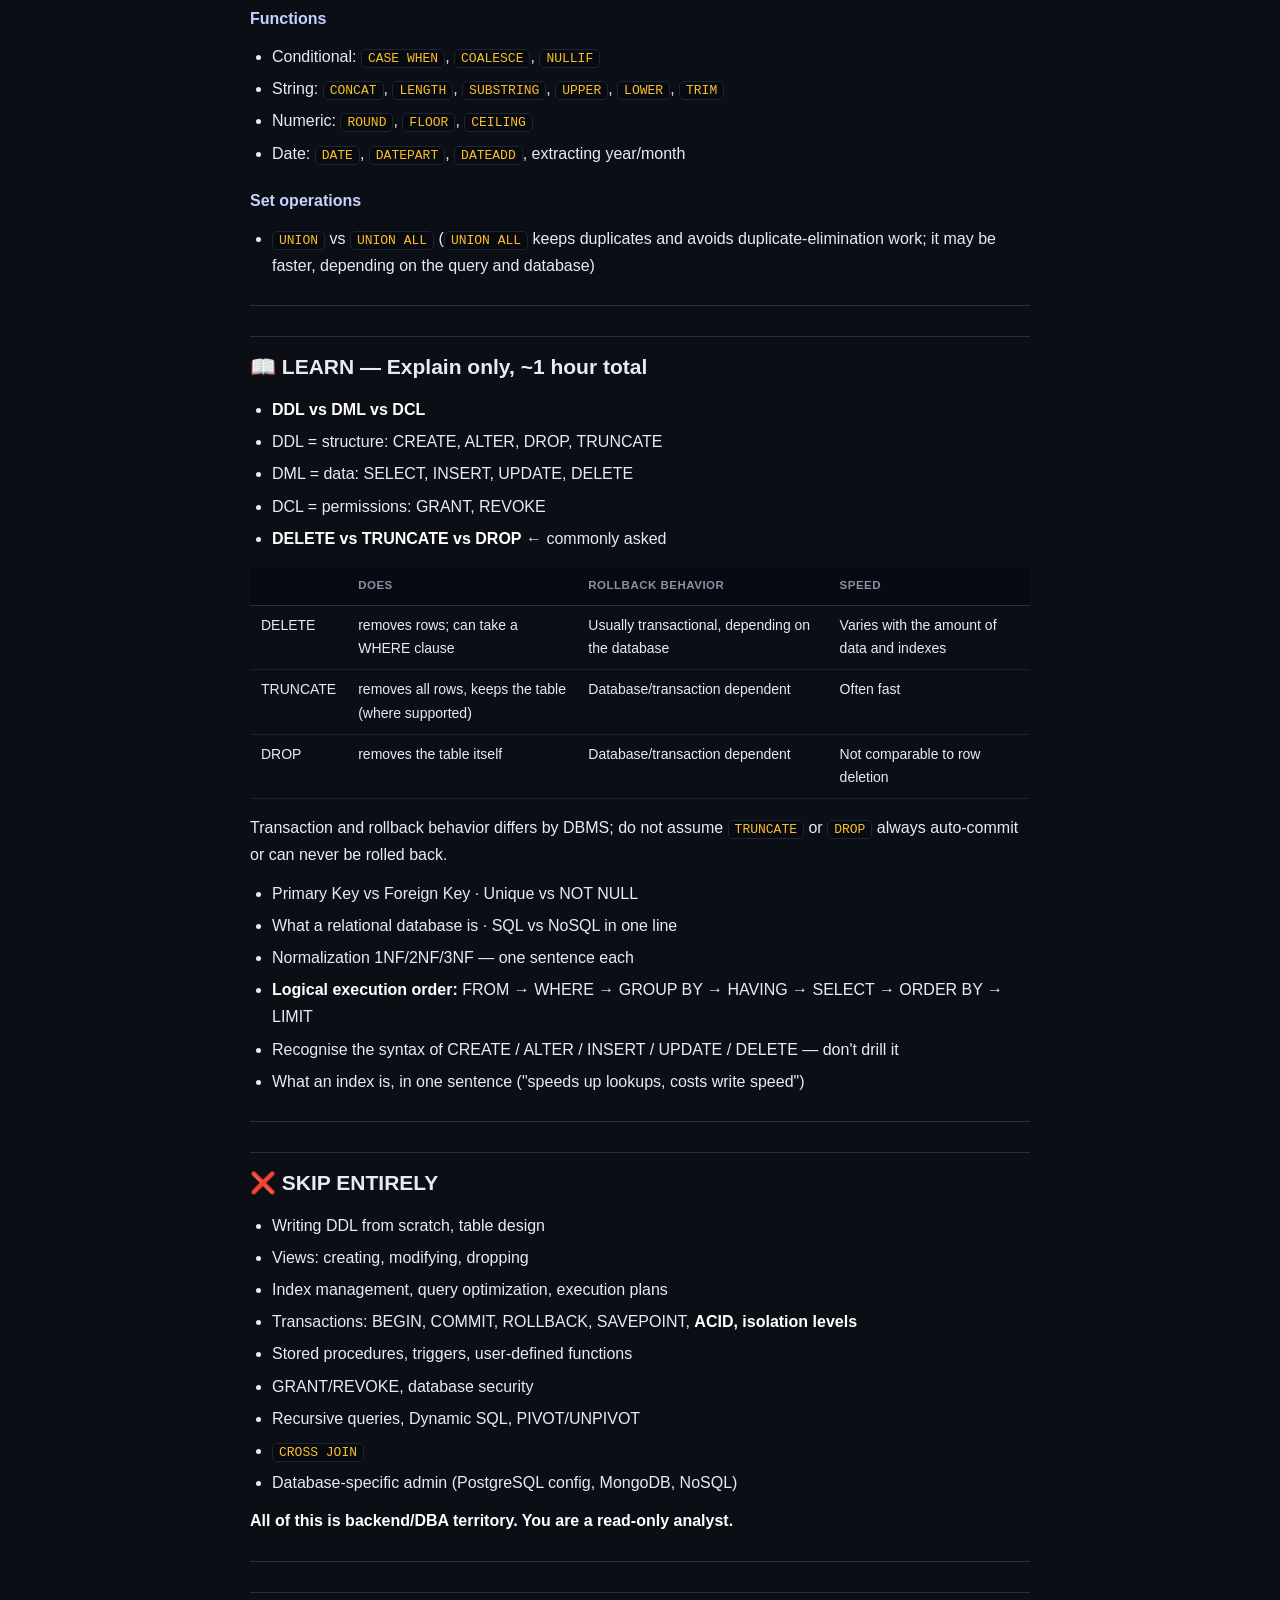
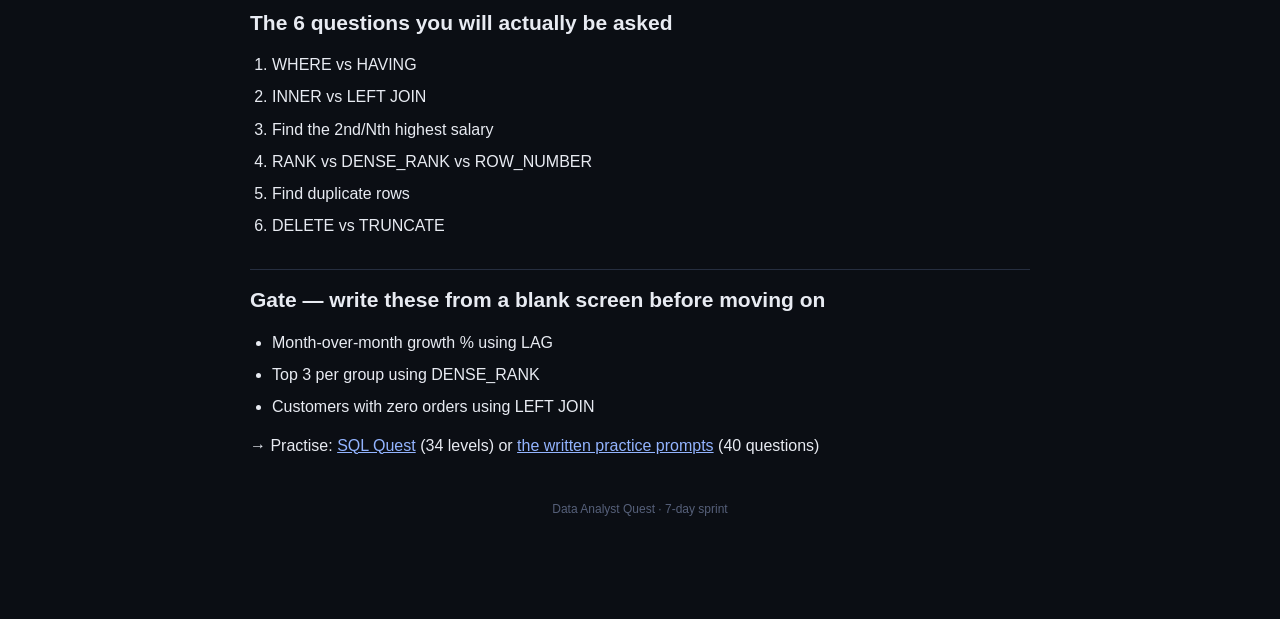
<file: guide-sql.html>
<!DOCTYPE html><html lang="en"><head><meta charset="utf-8">
<meta name="viewport" content="width=device-width,initial-scale=1">
<title>SQL &mdash; Data Analyst Quest</title><style>
*{box-sizing:border-box;margin:0;padding:0}
:root{--bg:#0b0e14;--pan:#141926;--br:#262e40;--tx:#e8ebf2;--mut:#8792a8;--ac:#6366f1}
body{font-family:-apple-system,BlinkMacSystemFont,'Segoe UI',Roboto,Helvetica,Arial,sans-serif;
background:var(--bg);color:var(--tx);line-height:1.7;padding-bottom:70px}
code,pre{font-family:ui-monospace,SFMono-Regular,Menlo,Consolas,monospace}
.top{position:sticky;top:0;z-index:50;background:rgba(11,14,20,.95);backdrop-filter:blur(10px);
border-bottom:1px solid var(--br);padding:11px 18px;display:flex;gap:9px;align-items:center;flex-wrap:wrap}
.top .b{font-weight:800;font-size:16px;text-decoration:none;color:var(--tx);margin-right:4px}
.top .b span{color:var(--ac)}
.top a.n{font-size:12.5px;color:var(--mut);text-decoration:none;border:1px solid var(--br);
padding:4px 10px;border-radius:7px;white-space:nowrap}
.top a.n:hover{color:var(--tx);border-color:#3a4458}
.top a.n.on{background:var(--ac);border-color:var(--ac);color:#fff}
.top .sp{margin-left:auto}
.play{background:#22c55e;border-color:#22c55e;color:#06210f!important;font-weight:800}
main{max-width:820px;margin:0 auto;padding:30px 20px}
h1{font-size:31px;font-weight:800;letter-spacing:-.7px;margin:6px 0 14px}
h2{font-size:21px;font-weight:800;margin:30px 0 10px;padding-top:12px;border-top:1px solid var(--br)}
h3{font-size:16px;font-weight:700;margin:20px 0 8px;color:#c7d2fe}
p{margin:11px 0}
ul,ol{margin:11px 0 11px 22px}li{margin:5px 0}
code{background:#070a10;border:1px solid #1d2432;padding:1px 6px;border-radius:5px;font-size:13px;color:#fbbf24}
pre{background:#070a10;border:1px solid var(--br);border-left:3px solid var(--ac);border-radius:9px;
padding:14px;overflow-x:auto;margin:13px 0}
pre code{background:none;border:none;color:#a5f3d0;padding:0;font-size:13px}
table{width:100%;border-collapse:collapse;margin:15px 0;font-size:14px;display:block;overflow-x:auto}
th{text-align:left;padding:9px 11px;background:#070a10;border-bottom:1px solid var(--br);
font-size:11.5px;letter-spacing:.5px;text-transform:uppercase;color:var(--mut);white-space:nowrap}
td{padding:8px 11px;border-bottom:1px solid #1b2130;vertical-align:top}
blockquote{border-left:3px solid var(--ac);background:#101521;padding:12px 16px;margin:14px 0;
border-radius:0 9px 9px 0;color:#b9c3d6;font-size:14.5px}
hr{border:none;border-top:1px solid var(--br);margin:26px 0}
a{color:#93b4ff}
strong{color:#fff}
.foot{text-align:center;color:#56607a;font-size:12px;margin-top:40px}
</style></head><body>
<div class="top">
  <a class="b" href="index.html">DA <span>Quest</span></a>
  <a class="n " href="start-here.html">Start here</a><a class="n on" href="guide-sql.html">SQL</a><a class="n " href="guide-excel.html">Excel</a><a class="n " href="guide-python.html">Python</a><a class="n " href="guide-statistics.html">Statistics</a><a class="n " href="guide-powerbi.html">Power BI</a><a class="n " href="guide-postgres.html">PostgreSQL list verdict</a><a class="n " href="plan.html">7-day plan</a><a class="n " href="sql-written.html">SQL practice prompts</a>
  <span class="sp"></span><a class="n play" href="index.html">&#9654; Play the games</a>
</div>
<main><h1>SQL — Learn / Skip</h1>
<p><strong>Days 1–2 · 40% of your interview · the single most important document here</strong></p>
<blockquote><strong>Source:</strong> node-by-node against <strong>roadmap.sh/sql</strong>, cross-checked against your own<br>personalized PDF export. Branch names below match the roadmap's branches:<br>Learn the Basics · Basic SQL Syntax · DDL · DML · Aggregate Queries · Data Constraints ·<br>JOIN Queries · Subqueries · Advanced Functions · Views · Indexes · Transactions ·<br>Data Integrity &amp; Security · Stored Procedures · Performance Optimization · Advanced SQL</blockquote>
<p>Practice: DataLemur, StrataScratch</p>
<p>🔨 = practice until you can write it from blank · 📖 = just be able to explain it · ❌ = skip</p>
<hr>
<h2>🔨 LEARN — Core querying</h2>
<h3>Basics</h3>
<ul><li><code>SELECT</code>, <code>FROM</code>, <code>WHERE</code>, <code>ORDER BY</code>, <code>LIMIT</code>, <code>DISTINCT</code></li><li>Operators: <code>=</code>, <code>&lt;&gt;</code>, <code>&gt;</code>, <code>&lt;</code>, <code>IN</code>, <code>BETWEEN</code>, <code>LIKE</code>, <code>AND/OR/NOT</code></li><li><code>IS NULL</code> / <code>IS NOT NULL</code> — <strong>never <code>= NULL</code></strong></li><li>Data types: INT, VARCHAR, DATE, DECIMAL, BOOLEAN</li></ul>
<h3>Aggregation</h3>
<ul><li><code>SUM</code>, <code>COUNT</code>, <code>AVG</code>, <code>MIN</code>, <code>MAX</code></li><li><code>COUNT(*)</code> vs <code>COUNT(column)</code> — the second ignores NULLs</li><li><strong><code>GROUP BY</code></strong></li><li><strong><code>HAVING</code></strong> — filters groups, WHERE filters rows</li></ul>
<h3>JOINs ← highest-value branch</h3>
<ul><li><code>INNER JOIN</code> · <code>LEFT JOIN</code> · <code>RIGHT JOIN</code> · <code>FULL OUTER JOIN</code></li><li><strong><code>SELF JOIN</code></strong> — "employees earning more than their manager", "employee + manager name"</li><li>Anti-join pattern: <code>LEFT JOIN ... WHERE right.id IS NULL</code> (find non-matches)</li><li>Joining 3+ tables</li></ul>
<h3>Subqueries</h3>
<ul><li>Scalar subquery (returns one value)</li><li>Nested subquery in WHERE / IN</li><li><strong>Correlated subquery</strong> — logically depends on each outer row; the optimizer may transform it, and it can be slower on large data</li></ul>
<h3>CTEs</h3>
<ul><li><code>WITH name AS (...)</code> — chaining multiple CTEs</li><li>When to prefer a CTE over a subquery: readability, reuse</li></ul>
<h3>Window Functions ← THE interview differentiator</h3>
<ul><li><code>ROW_NUMBER()</code> · <code>RANK()</code> · <code>DENSE_RANK()</code> — know exactly how ties differ</li><li><code>LAG()</code> / <code>LEAD()</code> — month-over-month growth, time between events</li><li><code>FIRST_VALUE()</code></li><li><code>SUM() OVER (ORDER BY ...)</code> — running totals</li><li><code>PARTITION BY</code> — and how it differs from GROUP BY (doesn't collapse rows)</li></ul>
<h3>Functions</h3>
<ul><li>Conditional: <code>CASE WHEN</code>, <code>COALESCE</code>, <code>NULLIF</code></li><li>String: <code>CONCAT</code>, <code>LENGTH</code>, <code>SUBSTRING</code>, <code>UPPER</code>, <code>LOWER</code>, <code>TRIM</code></li><li>Numeric: <code>ROUND</code>, <code>FLOOR</code>, <code>CEILING</code></li><li>Date: <code>DATE</code>, <code>DATEPART</code>, <code>DATEADD</code>, extracting year/month</li></ul>
<h3>Set operations</h3>
<ul><li><code>UNION</code> vs <code>UNION ALL</code> (<code>UNION ALL</code> keeps duplicates and avoids duplicate-elimination work; it may be faster, depending on the query and database)</li></ul>
<hr>
<h2>📖 LEARN — Explain only, ~1 hour total</h2>
<ul><li><strong>DDL vs DML vs DCL</strong></li><li>DDL = structure: CREATE, ALTER, DROP, TRUNCATE</li><li>DML = data: SELECT, INSERT, UPDATE, DELETE</li><li>DCL = permissions: GRANT, REVOKE</li><li><strong>DELETE vs TRUNCATE vs DROP</strong> ← commonly asked</li></ul>
<table><thead><tr><th></th><th>Does</th><th>Rollback behavior</th><th>Speed</th></tr></thead><tbody><tr><td>DELETE</td><td>removes rows; can take a WHERE clause</td><td>Usually transactional, depending on the database</td><td>Varies with the amount of data and indexes</td></tr><tr><td>TRUNCATE</td><td>removes all rows, keeps the table (where supported)</td><td>Database/transaction dependent</td><td>Often fast</td></tr><tr><td>DROP</td><td>removes the table itself</td><td>Database/transaction dependent</td><td>Not comparable to row deletion</td></tr></tbody></table>
<p>Transaction and rollback behavior differs by DBMS; do not assume <code>TRUNCATE</code> or <code>DROP</code> always auto-commit or can never be rolled back.</p>
<ul><li>Primary Key vs Foreign Key · Unique vs NOT NULL</li><li>What a relational database is · SQL vs NoSQL in one line</li><li>Normalization 1NF/2NF/3NF — one sentence each</li><li><strong>Logical execution order:</strong> FROM → WHERE → GROUP BY → HAVING → SELECT → ORDER BY → LIMIT</li><li>Recognise the syntax of CREATE / ALTER / INSERT / UPDATE / DELETE — don't drill it</li><li>What an index is, in one sentence ("speeds up lookups, costs write speed")</li></ul>
<hr>
<h2>❌ SKIP ENTIRELY</h2>
<ul><li>Writing DDL from scratch, table design</li><li>Views: creating, modifying, dropping</li><li>Index management, query optimization, execution plans</li><li>Transactions: BEGIN, COMMIT, ROLLBACK, SAVEPOINT, <strong>ACID, isolation levels</strong></li><li>Stored procedures, triggers, user-defined functions</li><li>GRANT/REVOKE, database security</li><li>Recursive queries, Dynamic SQL, PIVOT/UNPIVOT</li><li><code>CROSS JOIN</code></li><li>Database-specific admin (PostgreSQL config, MongoDB, NoSQL)</li></ul>
<p><strong>All of this is backend/DBA territory. You are a read-only analyst.</strong></p>
<hr>
<h2>The 6 questions you will actually be asked</h2>
<ol><li>WHERE vs HAVING</li><li>INNER vs LEFT JOIN</li><li>Find the 2nd/Nth highest salary</li><li>RANK vs DENSE_RANK vs ROW_NUMBER</li><li>Find duplicate rows</li><li>DELETE vs TRUNCATE</li></ol>
<h2>Gate — write these from a blank screen before moving on</h2>
<ul><li>Month-over-month growth % using LAG</li><li>Top 3 per group using DENSE_RANK</li><li>Customers with zero orders using LEFT JOIN</li></ul>
<p>→ Practise: <a href="sql-quest.html">SQL Quest</a> (34 levels) or <a href="sql-written.html">the written practice prompts</a> (40 questions)</p><div class="foot">Data Analyst Quest &middot; 7-day sprint</div></main>
</body></html>
</file>
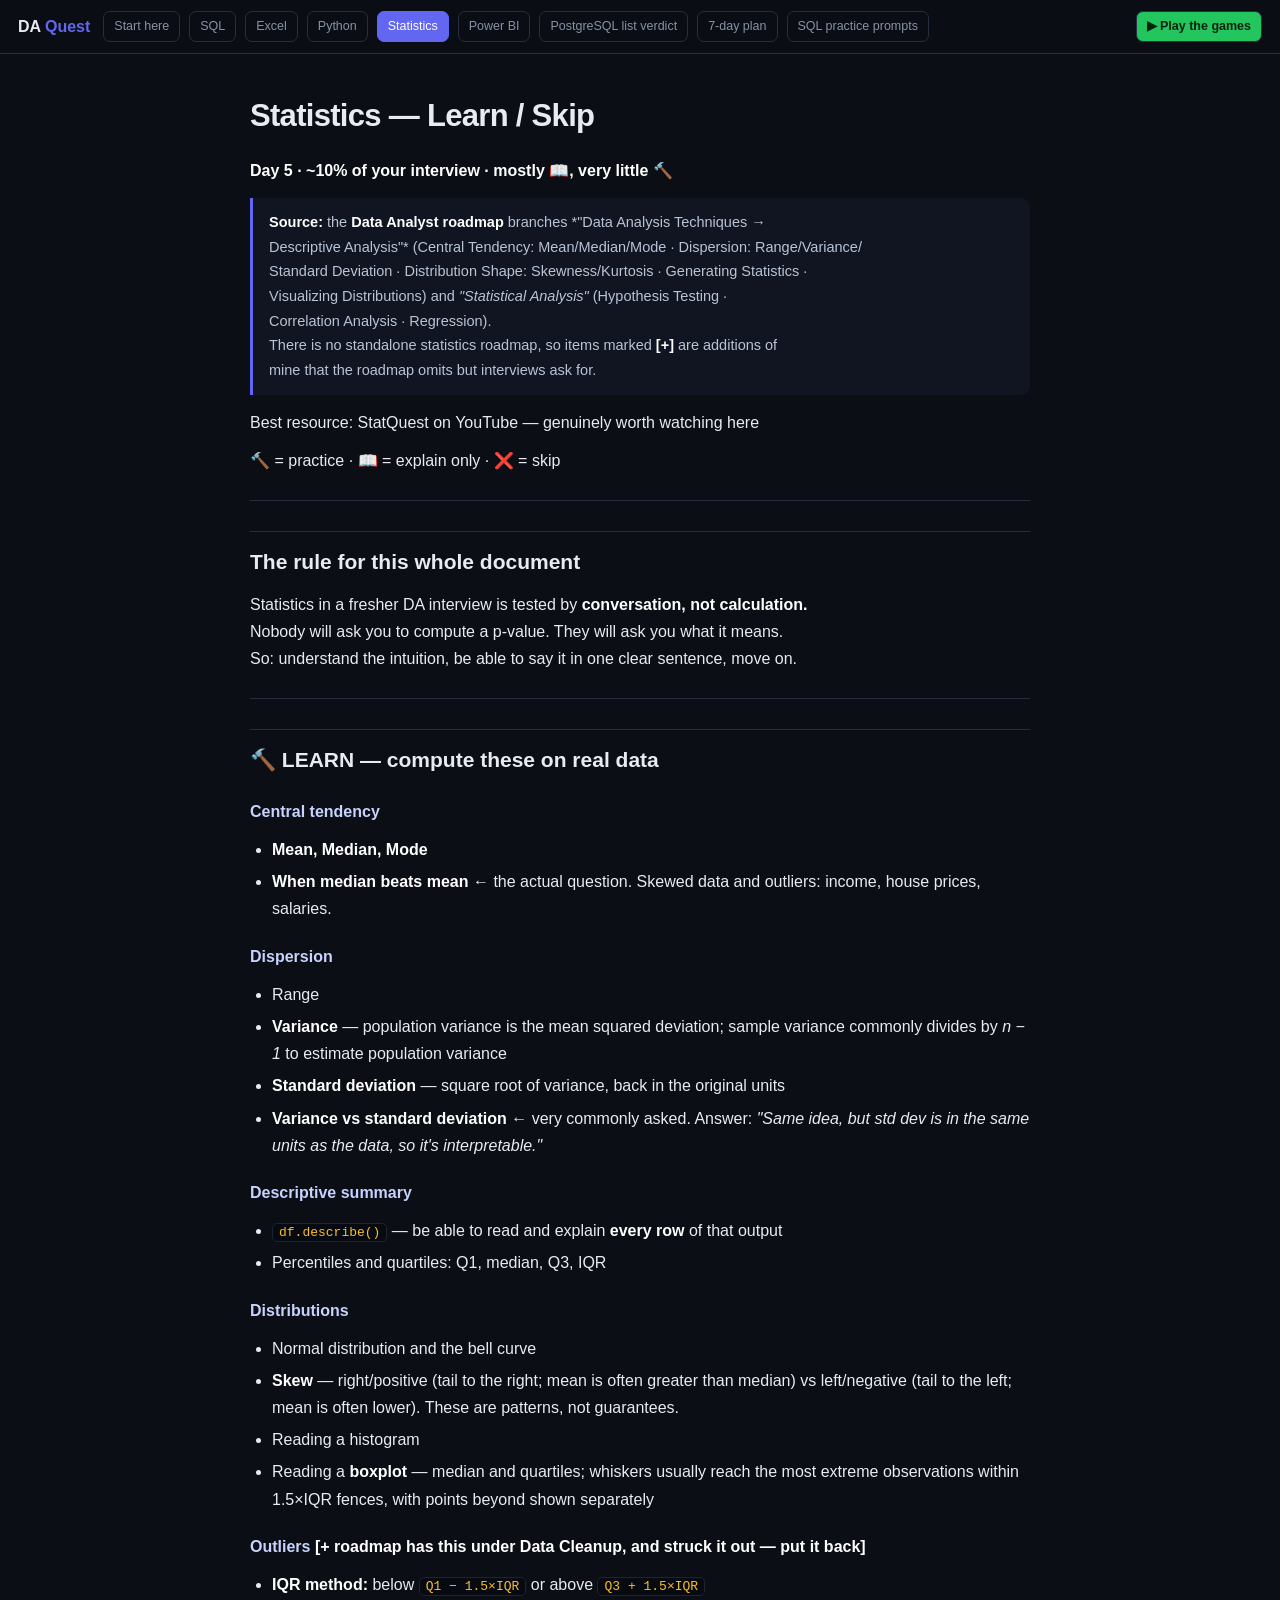
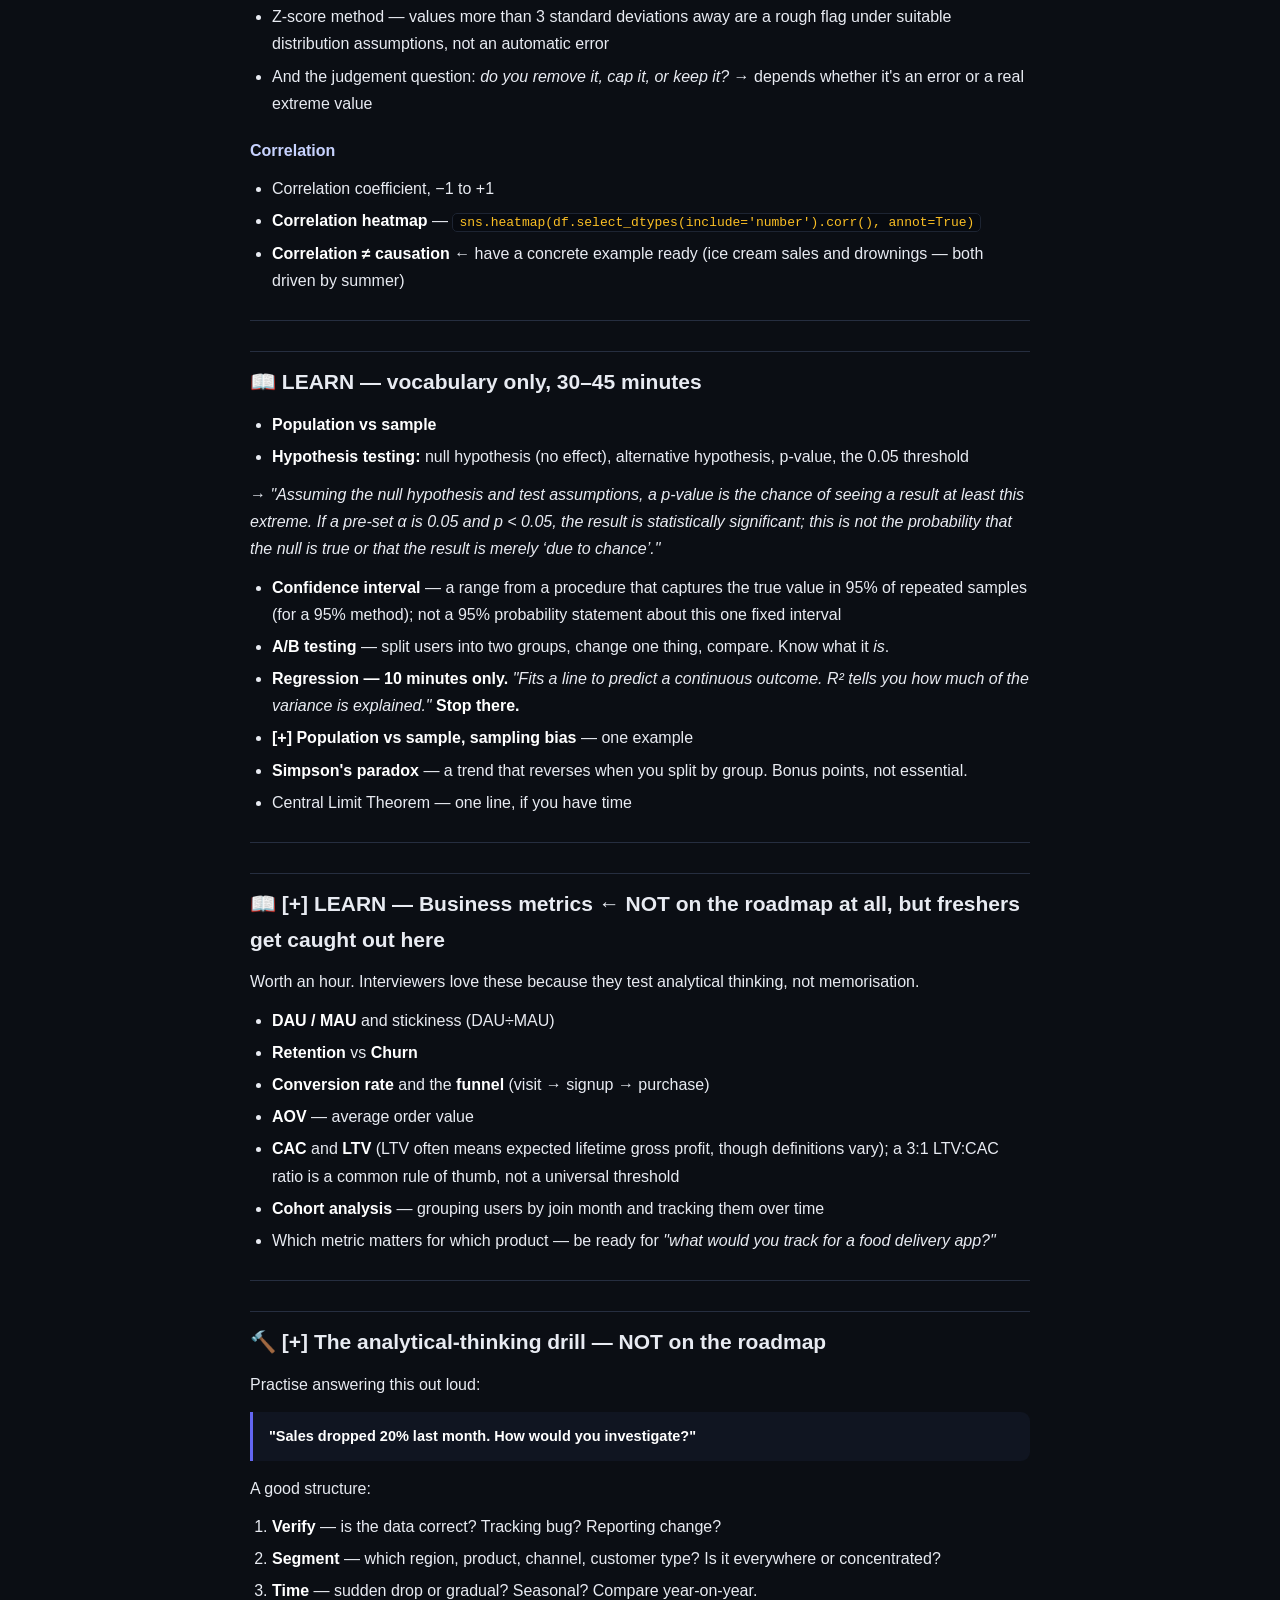
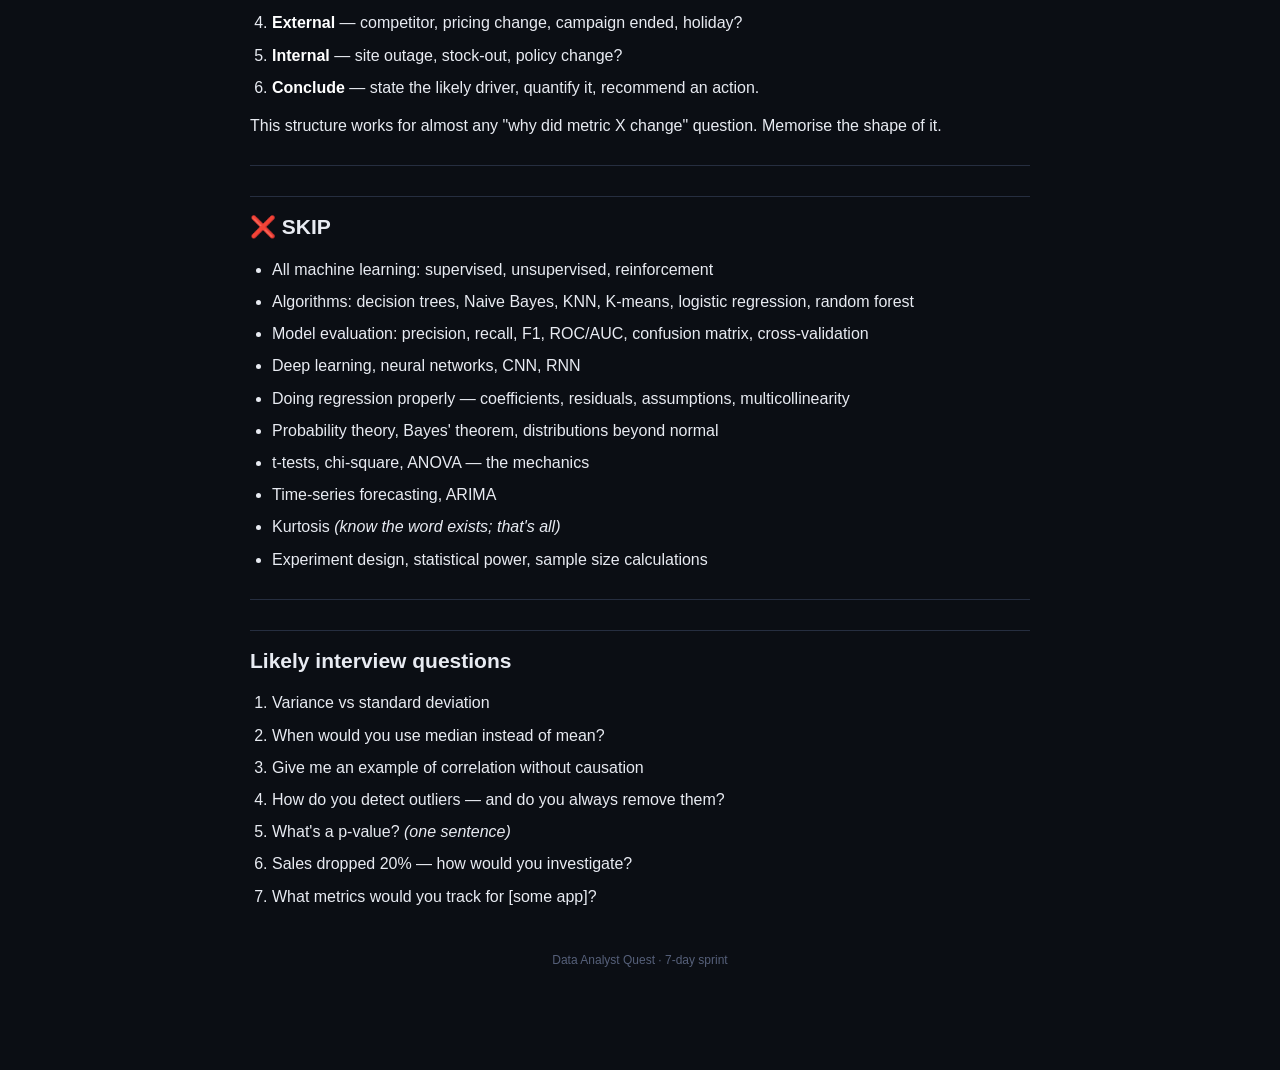
<file: guide-statistics.html>
<!DOCTYPE html><html lang="en"><head><meta charset="utf-8">
<meta name="viewport" content="width=device-width,initial-scale=1">
<title>Statistics &mdash; Data Analyst Quest</title><style>
*{box-sizing:border-box;margin:0;padding:0}
:root{--bg:#0b0e14;--pan:#141926;--br:#262e40;--tx:#e8ebf2;--mut:#8792a8;--ac:#6366f1}
body{font-family:-apple-system,BlinkMacSystemFont,'Segoe UI',Roboto,Helvetica,Arial,sans-serif;
background:var(--bg);color:var(--tx);line-height:1.7;padding-bottom:70px}
code,pre{font-family:ui-monospace,SFMono-Regular,Menlo,Consolas,monospace}
.top{position:sticky;top:0;z-index:50;background:rgba(11,14,20,.95);backdrop-filter:blur(10px);
border-bottom:1px solid var(--br);padding:11px 18px;display:flex;gap:9px;align-items:center;flex-wrap:wrap}
.top .b{font-weight:800;font-size:16px;text-decoration:none;color:var(--tx);margin-right:4px}
.top .b span{color:var(--ac)}
.top a.n{font-size:12.5px;color:var(--mut);text-decoration:none;border:1px solid var(--br);
padding:4px 10px;border-radius:7px;white-space:nowrap}
.top a.n:hover{color:var(--tx);border-color:#3a4458}
.top a.n.on{background:var(--ac);border-color:var(--ac);color:#fff}
.top .sp{margin-left:auto}
.play{background:#22c55e;border-color:#22c55e;color:#06210f!important;font-weight:800}
main{max-width:820px;margin:0 auto;padding:30px 20px}
h1{font-size:31px;font-weight:800;letter-spacing:-.7px;margin:6px 0 14px}
h2{font-size:21px;font-weight:800;margin:30px 0 10px;padding-top:12px;border-top:1px solid var(--br)}
h3{font-size:16px;font-weight:700;margin:20px 0 8px;color:#c7d2fe}
p{margin:11px 0}
ul,ol{margin:11px 0 11px 22px}li{margin:5px 0}
code{background:#070a10;border:1px solid #1d2432;padding:1px 6px;border-radius:5px;font-size:13px;color:#fbbf24}
pre{background:#070a10;border:1px solid var(--br);border-left:3px solid var(--ac);border-radius:9px;
padding:14px;overflow-x:auto;margin:13px 0}
pre code{background:none;border:none;color:#a5f3d0;padding:0;font-size:13px}
table{width:100%;border-collapse:collapse;margin:15px 0;font-size:14px;display:block;overflow-x:auto}
th{text-align:left;padding:9px 11px;background:#070a10;border-bottom:1px solid var(--br);
font-size:11.5px;letter-spacing:.5px;text-transform:uppercase;color:var(--mut);white-space:nowrap}
td{padding:8px 11px;border-bottom:1px solid #1b2130;vertical-align:top}
blockquote{border-left:3px solid var(--ac);background:#101521;padding:12px 16px;margin:14px 0;
border-radius:0 9px 9px 0;color:#b9c3d6;font-size:14.5px}
hr{border:none;border-top:1px solid var(--br);margin:26px 0}
a{color:#93b4ff}
strong{color:#fff}
.foot{text-align:center;color:#56607a;font-size:12px;margin-top:40px}
</style></head><body>
<div class="top">
  <a class="b" href="index.html">DA <span>Quest</span></a>
  <a class="n " href="start-here.html">Start here</a><a class="n " href="guide-sql.html">SQL</a><a class="n " href="guide-excel.html">Excel</a><a class="n " href="guide-python.html">Python</a><a class="n on" href="guide-statistics.html">Statistics</a><a class="n " href="guide-powerbi.html">Power BI</a><a class="n " href="guide-postgres.html">PostgreSQL list verdict</a><a class="n " href="plan.html">7-day plan</a><a class="n " href="sql-written.html">SQL practice prompts</a>
  <span class="sp"></span><a class="n play" href="index.html">&#9654; Play the games</a>
</div>
<main><h1>Statistics — Learn / Skip</h1>
<p><strong>Day 5 · ~10% of your interview · mostly 📖, very little 🔨</strong></p>
<blockquote><strong>Source:</strong> the <strong>Data Analyst roadmap</strong> branches *"Data Analysis Techniques →<br>Descriptive Analysis"* (Central Tendency: Mean/Median/Mode · Dispersion: Range/Variance/<br>Standard Deviation · Distribution Shape: Skewness/Kurtosis · Generating Statistics ·<br>Visualizing Distributions) and <em>"Statistical Analysis"</em> (Hypothesis Testing ·<br>Correlation Analysis · Regression).<br>There is no standalone statistics roadmap, so items marked <strong>[+]</strong> are additions of<br>mine that the roadmap omits but interviews ask for.</blockquote>
<p>Best resource: StatQuest on YouTube — genuinely worth watching here</p>
<p>🔨 = practice · 📖 = explain only · ❌ = skip</p>
<hr>
<h2>The rule for this whole document</h2>
<p>Statistics in a fresher DA interview is tested by <strong>conversation, not calculation.</strong><br>Nobody will ask you to compute a p-value. They will ask you what it means.<br>So: understand the intuition, be able to say it in one clear sentence, move on.</p>
<hr>
<h2>🔨 LEARN — compute these on real data</h2>
<h3>Central tendency</h3>
<ul><li><strong>Mean, Median, Mode</strong></li><li><strong>When median beats mean</strong> ← the actual question. Skewed data and outliers: income, house prices, salaries.</li></ul>
<h3>Dispersion</h3>
<ul><li>Range</li><li><strong>Variance</strong> — population variance is the mean squared deviation; sample variance commonly divides by <em>n − 1</em> to estimate population variance</li><li><strong>Standard deviation</strong> — square root of variance, back in the original units</li><li><strong>Variance vs standard deviation</strong> ← very commonly asked. Answer: <em>"Same idea, but std dev is in the same units as the data, so it's interpretable."</em></li></ul>
<h3>Descriptive summary</h3>
<ul><li><code>df.describe()</code> — be able to read and explain <strong>every row</strong> of that output</li><li>Percentiles and quartiles: Q1, median, Q3, IQR</li></ul>
<h3>Distributions</h3>
<ul><li>Normal distribution and the bell curve</li><li><strong>Skew</strong> — right/positive (tail to the right; mean is often greater than median) vs left/negative (tail to the left; mean is often lower). These are patterns, not guarantees.</li><li>Reading a histogram</li><li>Reading a <strong>boxplot</strong> — median and quartiles; whiskers usually reach the most extreme observations within 1.5×IQR fences, with points beyond shown separately</li></ul>
<h3>Outliers  <strong>[+ roadmap has this under Data Cleanup, and struck it out — put it back]</strong></h3>
<ul><li><strong>IQR method:</strong> below <code>Q1 − 1.5×IQR</code> or above <code>Q3 + 1.5×IQR</code></li><li>Z-score method — values more than 3 standard deviations away are a rough flag under suitable distribution assumptions, not an automatic error</li><li>And the judgement question: <em>do you remove it, cap it, or keep it?</em> → depends whether it's an error or a real extreme value</li></ul>
<h3>Correlation</h3>
<ul><li>Correlation coefficient, −1 to +1</li><li><strong>Correlation heatmap</strong> — <code>sns.heatmap(df.select_dtypes(include='number').corr(), annot=True)</code></li><li><strong>Correlation ≠ causation</strong> ← have a concrete example ready (ice cream sales and drownings — both driven by summer)</li></ul>
<hr>
<h2>📖 LEARN — vocabulary only, 30–45 minutes</h2>
<ul><li><strong>Population vs sample</strong></li><li><strong>Hypothesis testing:</strong> null hypothesis (no effect), alternative hypothesis, p-value, the 0.05 threshold</li></ul>
<p>  → <em>"Assuming the null hypothesis and test assumptions, a p-value is the chance of seeing a result at least this extreme. If a pre-set α is 0.05 and p &lt; 0.05, the result is statistically significant; this is not the probability that the null is true or that the result is merely ‘due to chance’."</em></p>
<ul><li><strong>Confidence interval</strong> — a range from a procedure that captures the true value in 95% of repeated samples (for a 95% method); not a 95% probability statement about this one fixed interval</li><li><strong>A/B testing</strong> — split users into two groups, change one thing, compare. Know what it <em>is</em>.</li><li><strong>Regression — 10 minutes only.</strong> <em>"Fits a line to predict a continuous outcome. R² tells you how much of the variance is explained."</em> <strong>Stop there.</strong></li><li><strong>[+] Population vs sample, sampling bias</strong> — one example</li><li><strong>Simpson's paradox</strong> — a trend that reverses when you split by group. Bonus points, not essential.</li><li>Central Limit Theorem — one line, if you have time</li></ul>
<hr>
<h2>📖 [+] LEARN — Business metrics ← NOT on the roadmap at all, but freshers get caught out here</h2>
<p>Worth an hour. Interviewers love these because they test analytical thinking, not memorisation.</p>
<ul><li><strong>DAU / MAU</strong> and stickiness (DAU÷MAU)</li><li><strong>Retention</strong> vs <strong>Churn</strong></li><li><strong>Conversion rate</strong> and the <strong>funnel</strong> (visit → signup → purchase)</li><li><strong>AOV</strong> — average order value</li><li><strong>CAC</strong> and <strong>LTV</strong> (LTV often means expected lifetime gross profit, though definitions vary); a 3:1 LTV:CAC ratio is a common rule of thumb, not a universal threshold</li><li><strong>Cohort analysis</strong> — grouping users by join month and tracking them over time</li><li>Which metric matters for which product — be ready for <em>"what would you track for a food delivery app?"</em></li></ul>
<hr>
<h2>🔨 [+] The analytical-thinking drill — NOT on the roadmap</h2>
<p>Practise answering this out loud:</p>
<blockquote><strong>"Sales dropped 20% last month. How would you investigate?"</strong></blockquote>
<p>A good structure:</p>
<ol><li><strong>Verify</strong> — is the data correct? Tracking bug? Reporting change?</li><li><strong>Segment</strong> — which region, product, channel, customer type? Is it everywhere or concentrated?</li><li><strong>Time</strong> — sudden drop or gradual? Seasonal? Compare year-on-year.</li><li><strong>External</strong> — competitor, pricing change, campaign ended, holiday?</li><li><strong>Internal</strong> — site outage, stock-out, policy change?</li><li><strong>Conclude</strong> — state the likely driver, quantify it, recommend an action.</li></ol>
<p>This structure works for almost any "why did metric X change" question. Memorise the shape of it.</p>
<hr>
<h2>❌ SKIP</h2>
<ul><li>All machine learning: supervised, unsupervised, reinforcement</li><li>Algorithms: decision trees, Naive Bayes, KNN, K-means, logistic regression, random forest</li><li>Model evaluation: precision, recall, F1, ROC/AUC, confusion matrix, cross-validation</li><li>Deep learning, neural networks, CNN, RNN</li><li>Doing regression properly — coefficients, residuals, assumptions, multicollinearity</li><li>Probability theory, Bayes' theorem, distributions beyond normal</li><li>t-tests, chi-square, ANOVA — the mechanics</li><li>Time-series forecasting, ARIMA</li><li>Kurtosis <em>(know the word exists; that's all)</em></li><li>Experiment design, statistical power, sample size calculations</li></ul>
<hr>
<h2>Likely interview questions</h2>
<ol><li>Variance vs standard deviation</li><li>When would you use median instead of mean?</li><li>Give me an example of correlation without causation</li><li>How do you detect outliers — and do you always remove them?</li><li>What's a p-value? <em>(one sentence)</em></li><li>Sales dropped 20% — how would you investigate?</li><li>What metrics would you track for [some app]?</li></ol><div class="foot">Data Analyst Quest &middot; 7-day sprint</div></main>
</body></html>
</file>
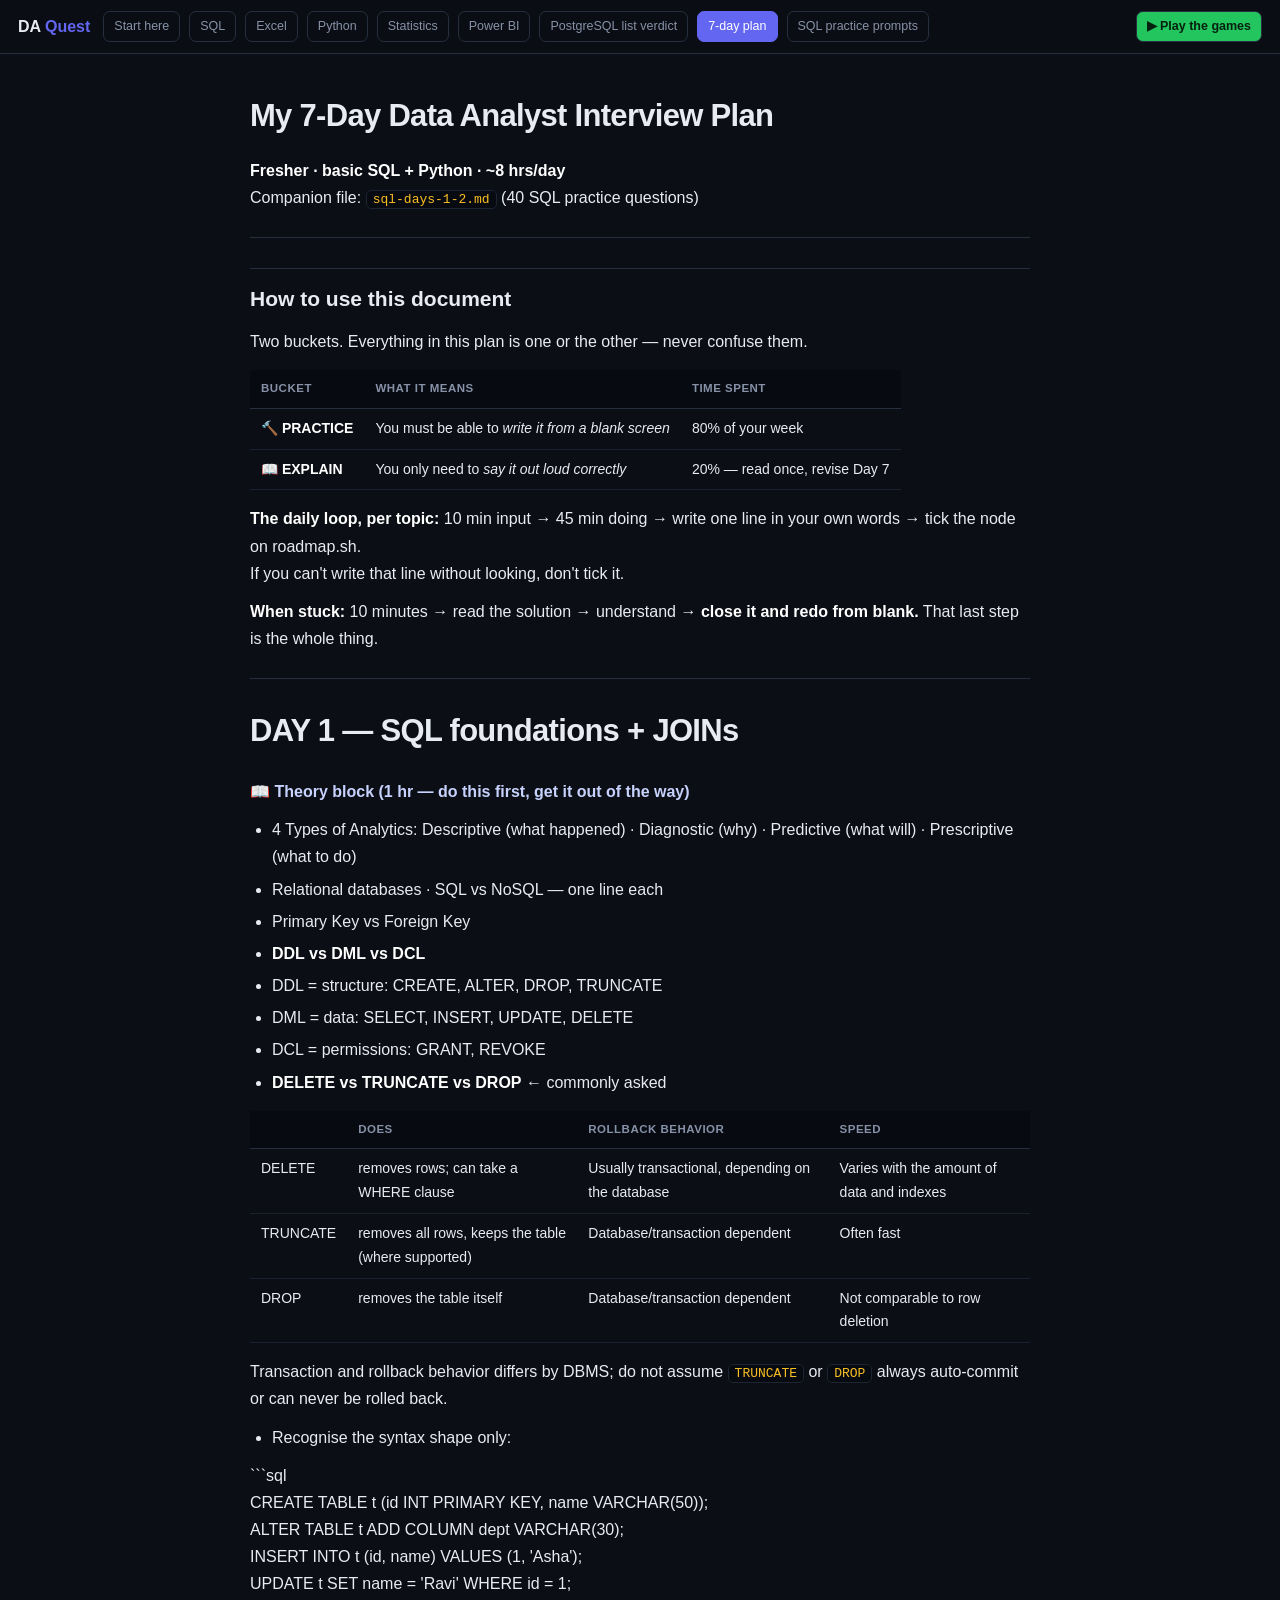
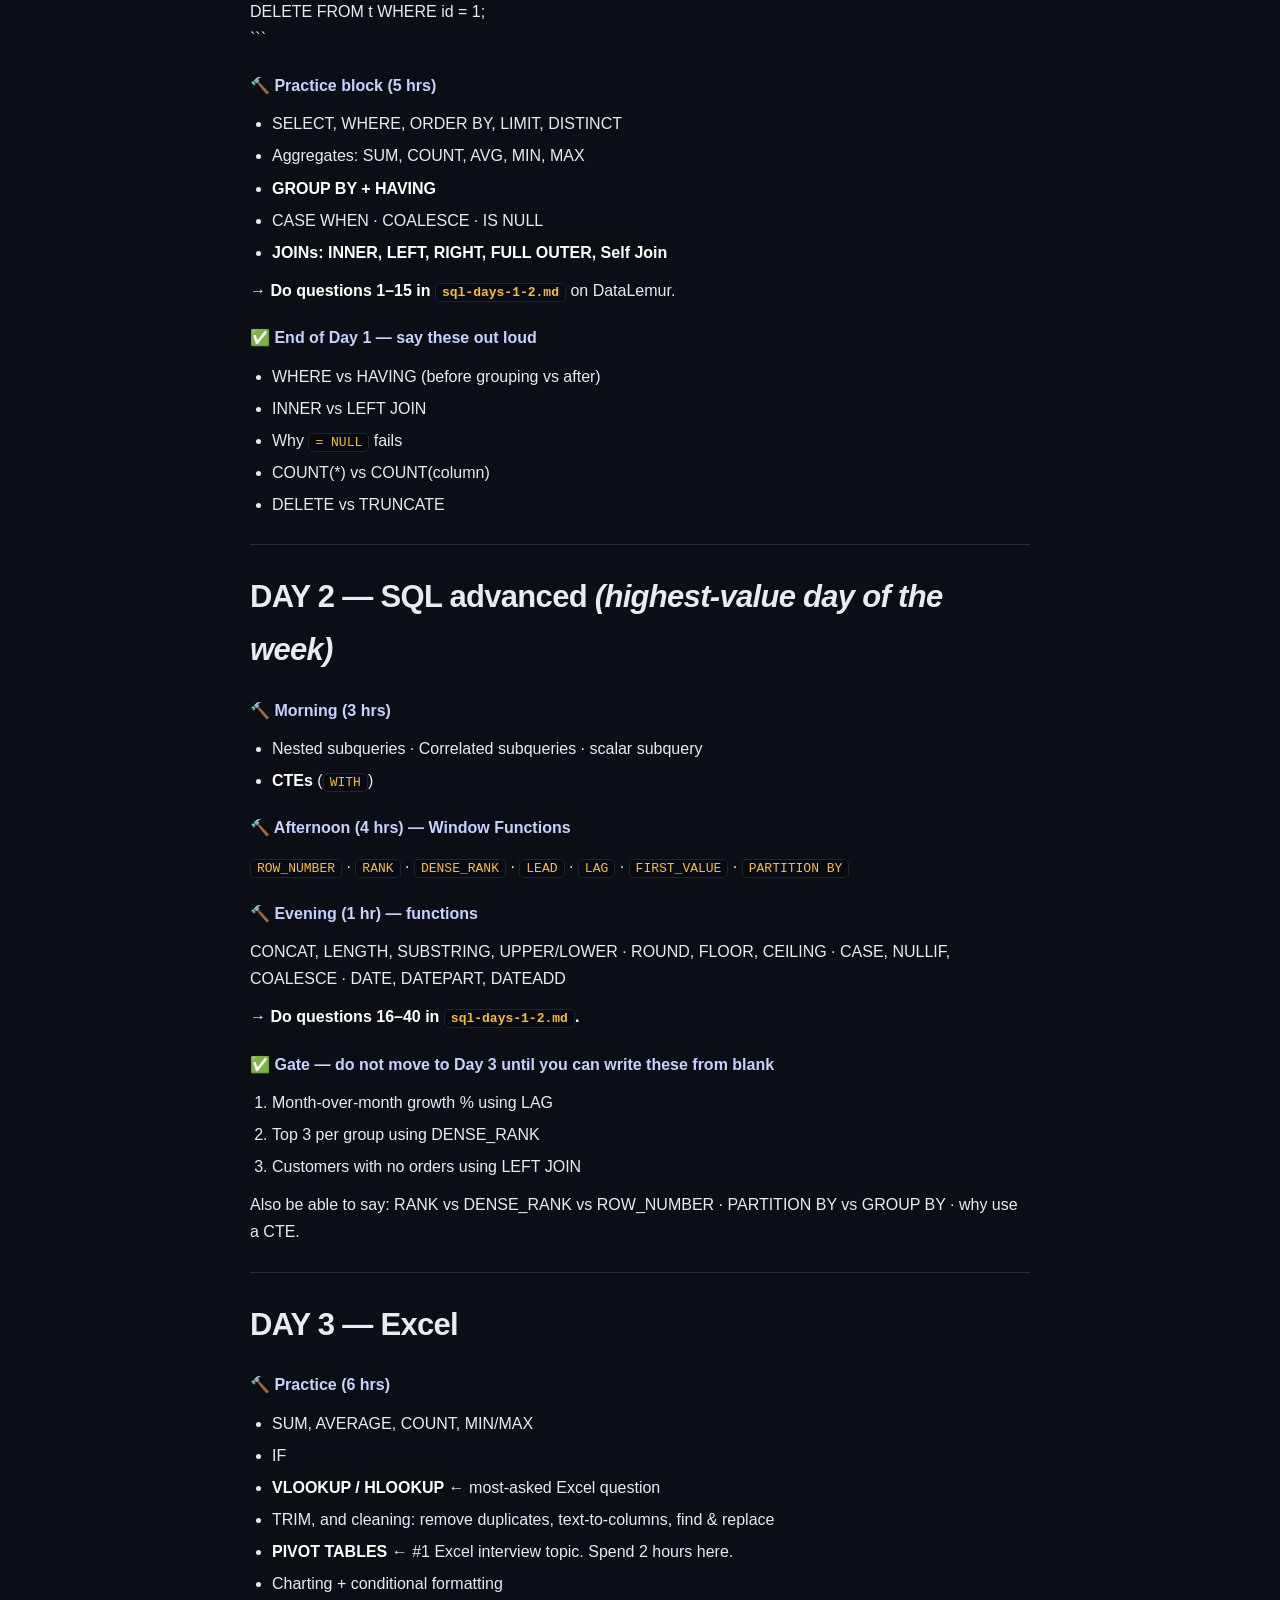
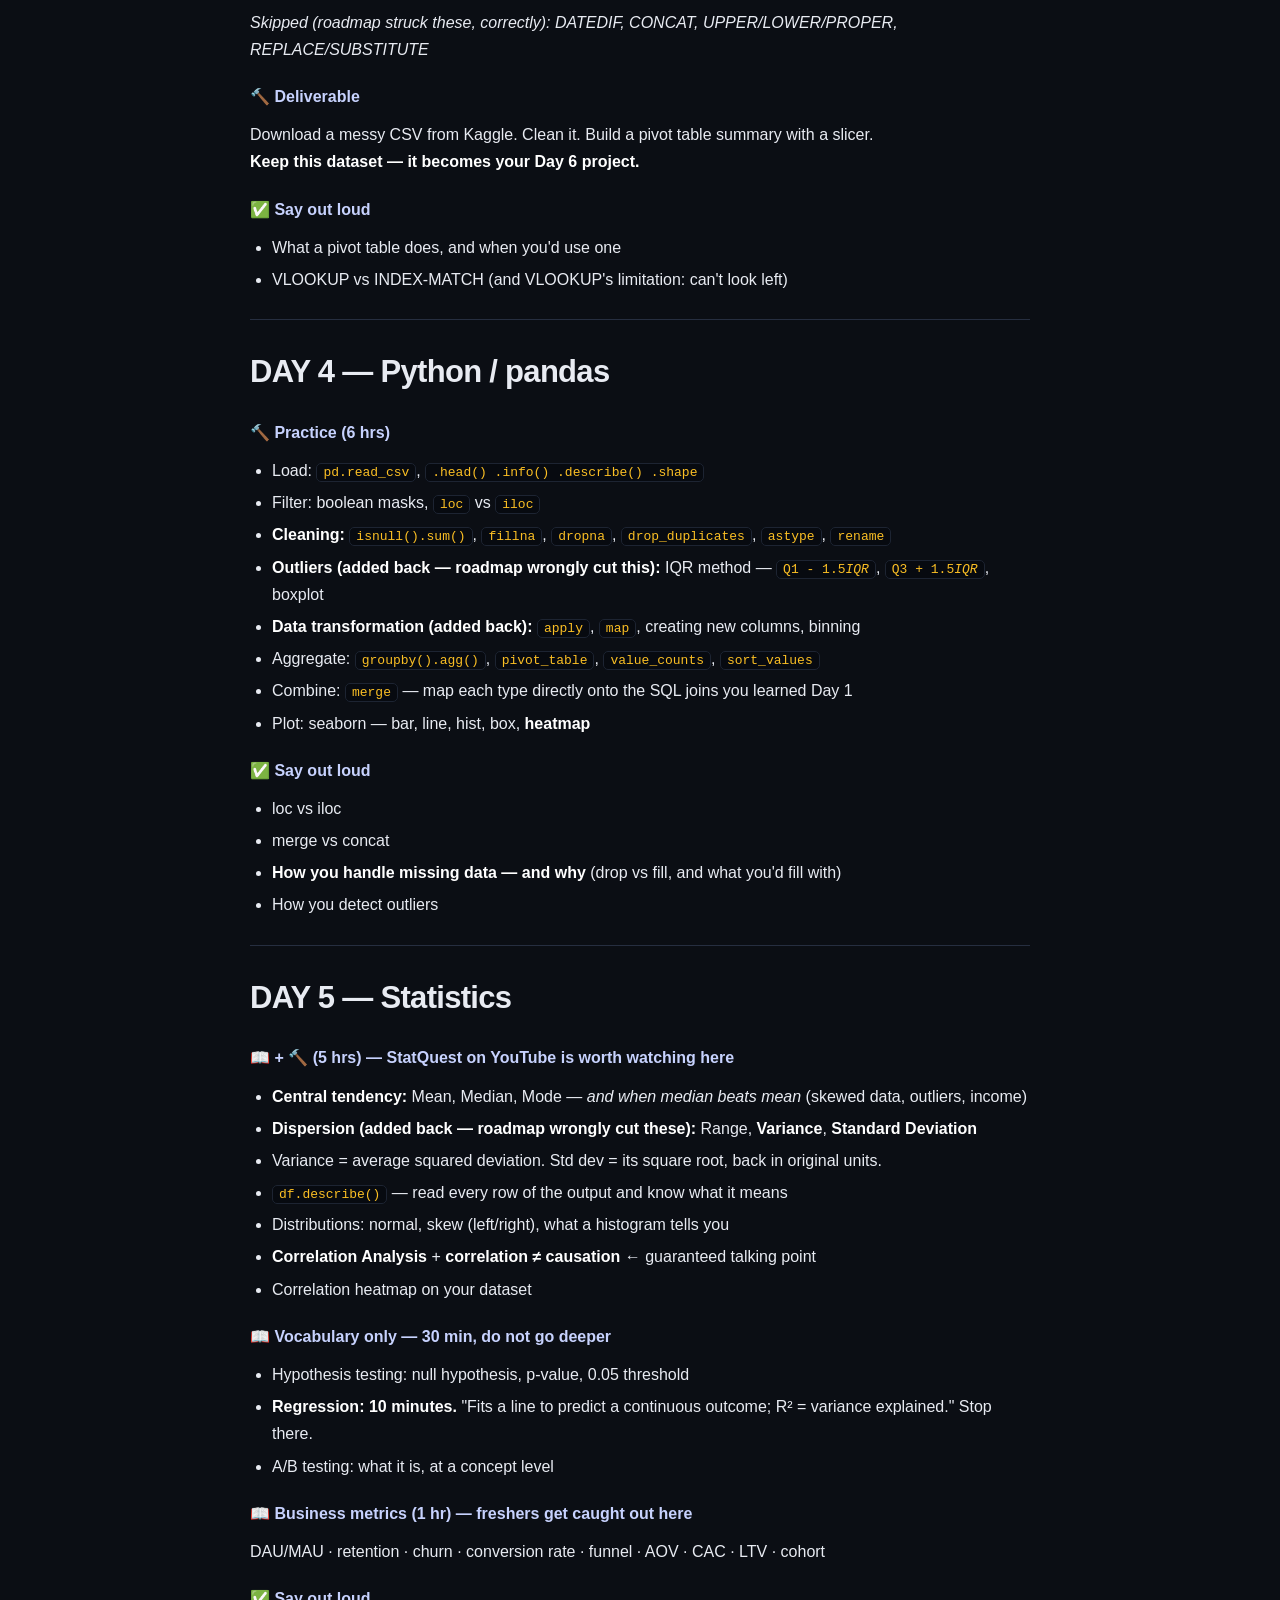
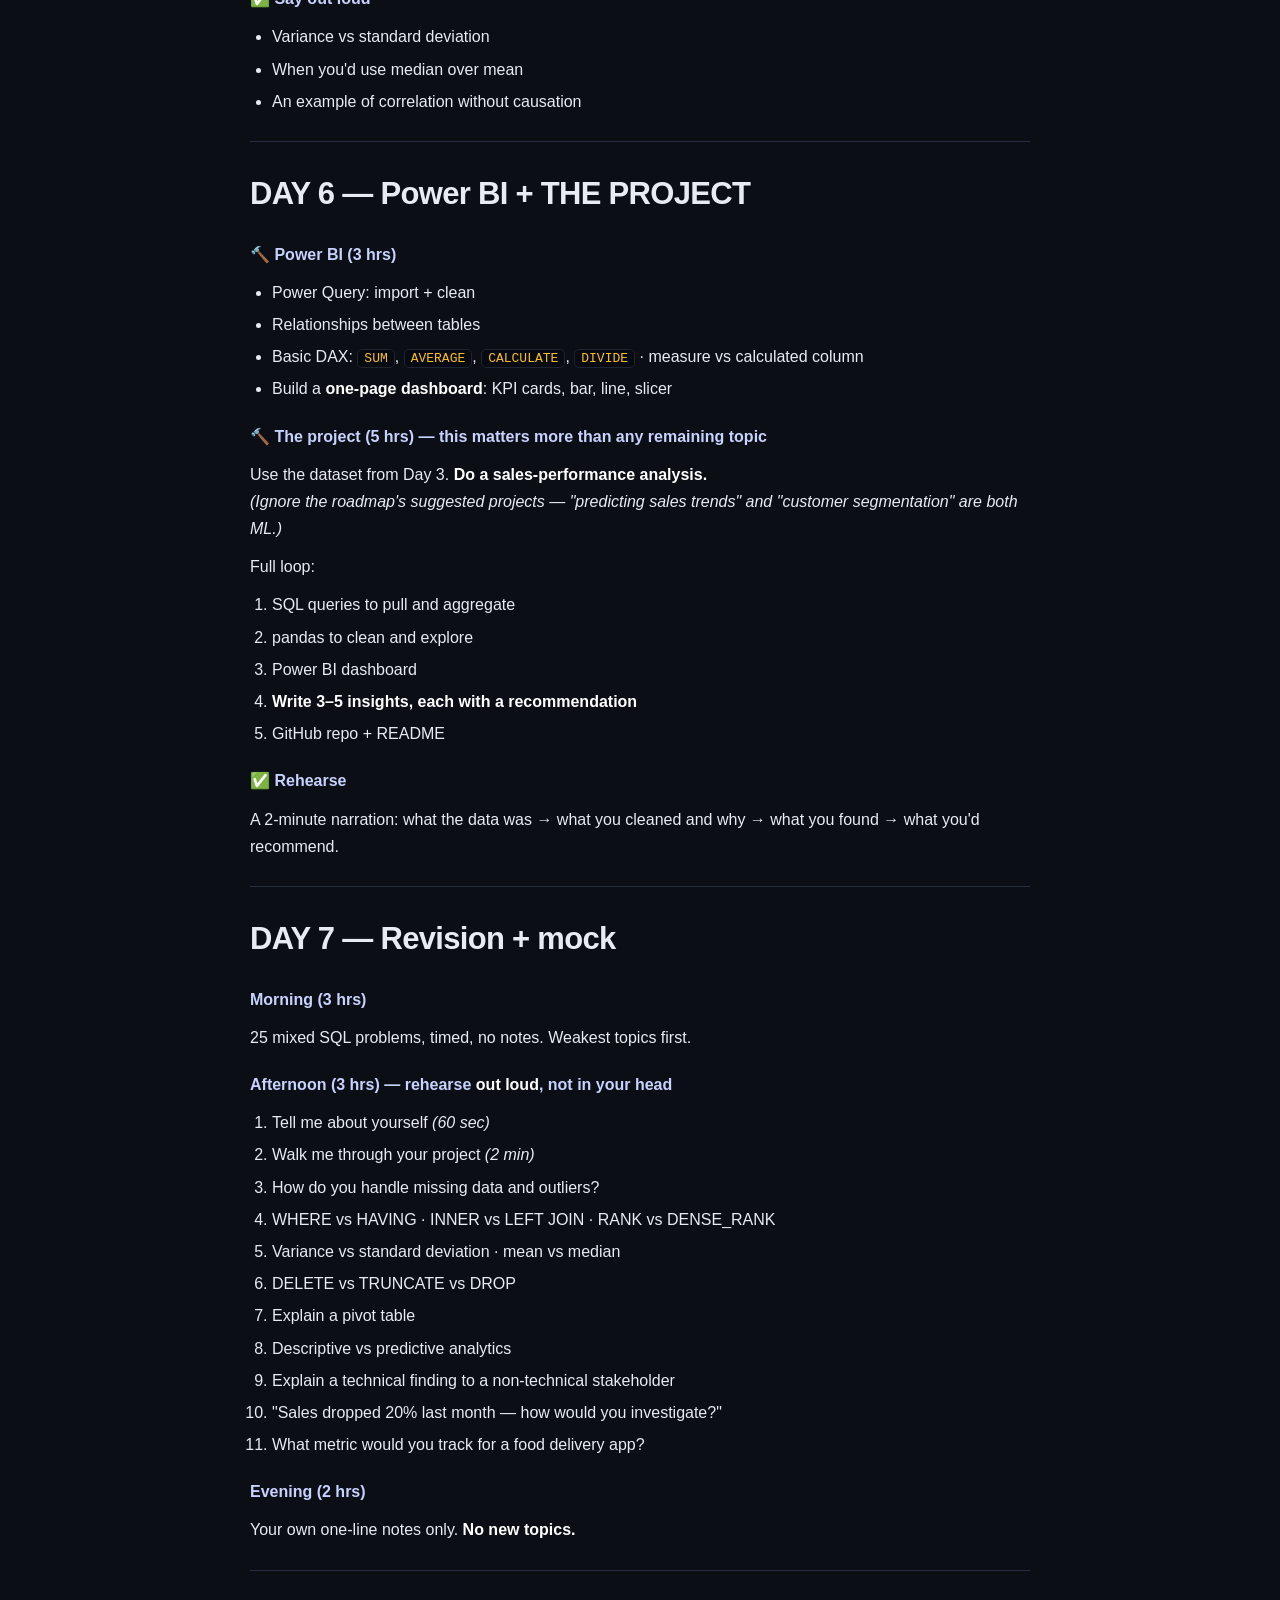
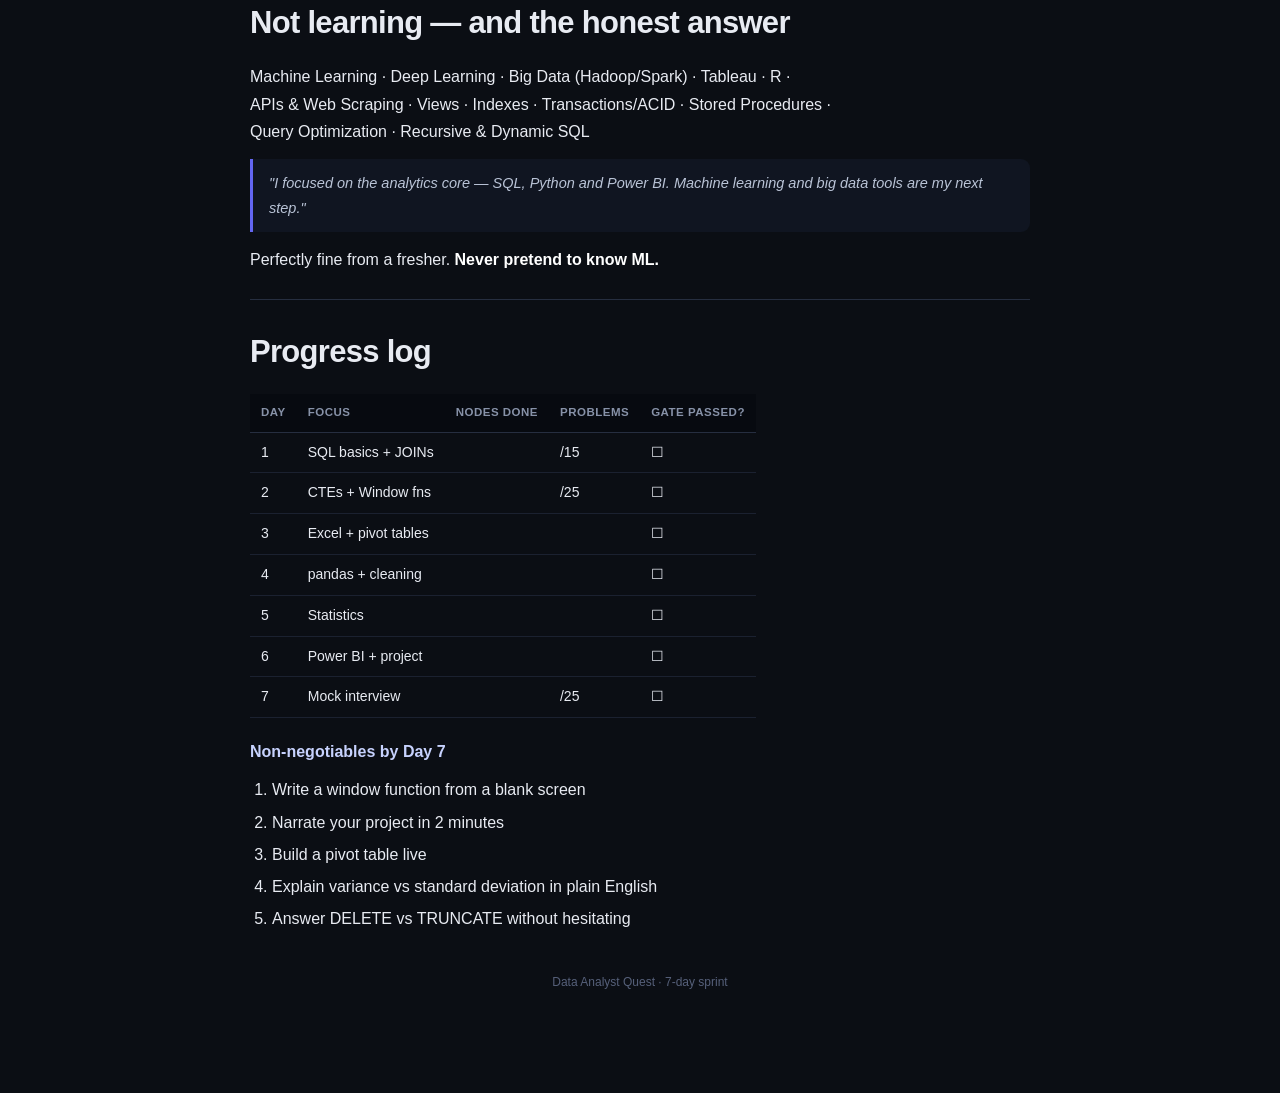
<file: plan.html>
<!DOCTYPE html><html lang="en"><head><meta charset="utf-8">
<meta name="viewport" content="width=device-width,initial-scale=1">
<title>7-day plan &mdash; Data Analyst Quest</title><style>
*{box-sizing:border-box;margin:0;padding:0}
:root{--bg:#0b0e14;--pan:#141926;--br:#262e40;--tx:#e8ebf2;--mut:#8792a8;--ac:#6366f1}
body{font-family:-apple-system,BlinkMacSystemFont,'Segoe UI',Roboto,Helvetica,Arial,sans-serif;
background:var(--bg);color:var(--tx);line-height:1.7;padding-bottom:70px}
code,pre{font-family:ui-monospace,SFMono-Regular,Menlo,Consolas,monospace}
.top{position:sticky;top:0;z-index:50;background:rgba(11,14,20,.95);backdrop-filter:blur(10px);
border-bottom:1px solid var(--br);padding:11px 18px;display:flex;gap:9px;align-items:center;flex-wrap:wrap}
.top .b{font-weight:800;font-size:16px;text-decoration:none;color:var(--tx);margin-right:4px}
.top .b span{color:var(--ac)}
.top a.n{font-size:12.5px;color:var(--mut);text-decoration:none;border:1px solid var(--br);
padding:4px 10px;border-radius:7px;white-space:nowrap}
.top a.n:hover{color:var(--tx);border-color:#3a4458}
.top a.n.on{background:var(--ac);border-color:var(--ac);color:#fff}
.top .sp{margin-left:auto}
.play{background:#22c55e;border-color:#22c55e;color:#06210f!important;font-weight:800}
main{max-width:820px;margin:0 auto;padding:30px 20px}
h1{font-size:31px;font-weight:800;letter-spacing:-.7px;margin:6px 0 14px}
h2{font-size:21px;font-weight:800;margin:30px 0 10px;padding-top:12px;border-top:1px solid var(--br)}
h3{font-size:16px;font-weight:700;margin:20px 0 8px;color:#c7d2fe}
p{margin:11px 0}
ul,ol{margin:11px 0 11px 22px}li{margin:5px 0}
code{background:#070a10;border:1px solid #1d2432;padding:1px 6px;border-radius:5px;font-size:13px;color:#fbbf24}
pre{background:#070a10;border:1px solid var(--br);border-left:3px solid var(--ac);border-radius:9px;
padding:14px;overflow-x:auto;margin:13px 0}
pre code{background:none;border:none;color:#a5f3d0;padding:0;font-size:13px}
table{width:100%;border-collapse:collapse;margin:15px 0;font-size:14px;display:block;overflow-x:auto}
th{text-align:left;padding:9px 11px;background:#070a10;border-bottom:1px solid var(--br);
font-size:11.5px;letter-spacing:.5px;text-transform:uppercase;color:var(--mut);white-space:nowrap}
td{padding:8px 11px;border-bottom:1px solid #1b2130;vertical-align:top}
blockquote{border-left:3px solid var(--ac);background:#101521;padding:12px 16px;margin:14px 0;
border-radius:0 9px 9px 0;color:#b9c3d6;font-size:14.5px}
hr{border:none;border-top:1px solid var(--br);margin:26px 0}
a{color:#93b4ff}
strong{color:#fff}
.foot{text-align:center;color:#56607a;font-size:12px;margin-top:40px}
</style></head><body>
<div class="top">
  <a class="b" href="index.html">DA <span>Quest</span></a>
  <a class="n " href="start-here.html">Start here</a><a class="n " href="guide-sql.html">SQL</a><a class="n " href="guide-excel.html">Excel</a><a class="n " href="guide-python.html">Python</a><a class="n " href="guide-statistics.html">Statistics</a><a class="n " href="guide-powerbi.html">Power BI</a><a class="n " href="guide-postgres.html">PostgreSQL list verdict</a><a class="n on" href="plan.html">7-day plan</a><a class="n " href="sql-written.html">SQL practice prompts</a>
  <span class="sp"></span><a class="n play" href="index.html">&#9654; Play the games</a>
</div>
<main><h1>My 7-Day Data Analyst Interview Plan</h1>
<p><strong>Fresher · basic SQL + Python · ~8 hrs/day</strong><br>Companion file: <code>sql-days-1-2.md</code> (40 SQL practice questions)</p>
<hr>
<h2>How to use this document</h2>
<p>Two buckets. Everything in this plan is one or the other — never confuse them.</p>
<table><thead><tr><th>Bucket</th><th>What it means</th><th>Time spent</th></tr></thead><tbody><tr><td>🔨 <strong>PRACTICE</strong></td><td>You must be able to <em>write it from a blank screen</em></td><td>80% of your week</td></tr><tr><td>📖 <strong>EXPLAIN</strong></td><td>You only need to <em>say it out loud correctly</em></td><td>20% — read once, revise Day 7</td></tr></tbody></table>
<p><strong>The daily loop, per topic:</strong> 10 min input → 45 min doing → write one line in your own words → tick the node on roadmap.sh.<br>If you can't write that line without looking, don't tick it.</p>
<p><strong>When stuck:</strong> 10 minutes → read the solution → understand → <strong>close it and redo from blank.</strong> That last step is the whole thing.</p>
<hr>
<h1>DAY 1 — SQL foundations + JOINs</h1>
<h3>📖 Theory block (1 hr — do this first, get it out of the way)</h3>
<ul><li>4 Types of Analytics: Descriptive (what happened) · Diagnostic (why) · Predictive (what will) · Prescriptive (what to do)</li><li>Relational databases · SQL vs NoSQL — one line each</li><li>Primary Key vs Foreign Key</li><li><strong>DDL vs DML vs DCL</strong></li><li>DDL = structure: CREATE, ALTER, DROP, TRUNCATE</li><li>DML = data: SELECT, INSERT, UPDATE, DELETE</li><li>DCL = permissions: GRANT, REVOKE</li><li><strong>DELETE vs TRUNCATE vs DROP</strong> ← commonly asked</li></ul>
<table><thead><tr><th></th><th>Does</th><th>Rollback behavior</th><th>Speed</th></tr></thead><tbody><tr><td>DELETE</td><td>removes rows; can take a WHERE clause</td><td>Usually transactional, depending on the database</td><td>Varies with the amount of data and indexes</td></tr><tr><td>TRUNCATE</td><td>removes all rows, keeps the table (where supported)</td><td>Database/transaction dependent</td><td>Often fast</td></tr><tr><td>DROP</td><td>removes the table itself</td><td>Database/transaction dependent</td><td>Not comparable to row deletion</td></tr></tbody></table><p>Transaction and rollback behavior differs by DBMS; do not assume <code>TRUNCATE</code> or <code>DROP</code> always auto-commit or can never be rolled back.</p>
<ul><li>Recognise the syntax shape only:</li></ul>
<p>  ```sql<br>  CREATE TABLE t (id INT PRIMARY KEY, name VARCHAR(50));<br>  ALTER TABLE t ADD COLUMN dept VARCHAR(30);<br>  INSERT INTO t (id, name) VALUES (1, 'Asha');<br>  UPDATE t SET name = 'Ravi' WHERE id = 1;<br>  DELETE FROM t WHERE id = 1;<br>  ```</p>
<h3>🔨 Practice block (5 hrs)</h3>
<ul><li>SELECT, WHERE, ORDER BY, LIMIT, DISTINCT</li><li>Aggregates: SUM, COUNT, AVG, MIN, MAX</li><li><strong>GROUP BY + HAVING</strong></li><li>CASE WHEN · COALESCE · IS NULL</li><li><strong>JOINs: INNER, LEFT, RIGHT, FULL OUTER, Self Join</strong></li></ul>
<p>→ <strong>Do questions 1–15 in <code>sql-days-1-2.md</code></strong> on DataLemur.</p>
<h3>✅ End of Day 1 — say these out loud</h3>
<ul><li>WHERE vs HAVING (before grouping vs after)</li><li>INNER vs LEFT JOIN</li><li>Why <code>= NULL</code> fails</li><li>COUNT(*) vs COUNT(column)</li><li>DELETE vs TRUNCATE</li></ul>
<hr>
<h1>DAY 2 — SQL advanced <em>(highest-value day of the week)</em></h1>
<h3>🔨 Morning (3 hrs)</h3>
<ul><li>Nested subqueries · Correlated subqueries · scalar subquery</li><li><strong>CTEs</strong> (<code>WITH</code>)</li></ul>
<h3>🔨 Afternoon (4 hrs) — Window Functions</h3>
<p><code>ROW_NUMBER</code> · <code>RANK</code> · <code>DENSE_RANK</code> · <code>LEAD</code> · <code>LAG</code> · <code>FIRST_VALUE</code> · <code>PARTITION BY</code></p>
<h3>🔨 Evening (1 hr) — functions</h3>
<p>CONCAT, LENGTH, SUBSTRING, UPPER/LOWER · ROUND, FLOOR, CEILING · CASE, NULLIF, COALESCE · DATE, DATEPART, DATEADD</p>
<p>→ <strong>Do questions 16–40 in <code>sql-days-1-2.md</code>.</strong></p>
<h3>✅ Gate — do not move to Day 3 until you can write these from blank</h3>
<ol><li>Month-over-month growth % using LAG</li><li>Top 3 per group using DENSE_RANK</li><li>Customers with no orders using LEFT JOIN</li></ol>
<p>Also be able to say: RANK vs DENSE_RANK vs ROW_NUMBER · PARTITION BY vs GROUP BY · why use a CTE.</p>
<hr>
<h1>DAY 3 — Excel</h1>
<h3>🔨 Practice (6 hrs)</h3>
<ul><li>SUM, AVERAGE, COUNT, MIN/MAX</li><li>IF</li><li><strong>VLOOKUP / HLOOKUP</strong> ← most-asked Excel question</li><li>TRIM, and cleaning: remove duplicates, text-to-columns, find &amp; replace</li><li><strong>PIVOT TABLES</strong> ← #1 Excel interview topic. Spend 2 hours here.</li><li>Charting + conditional formatting</li></ul>
<p><em>Skipped (roadmap struck these, correctly): DATEDIF, CONCAT, UPPER/LOWER/PROPER, REPLACE/SUBSTITUTE</em></p>
<h3>🔨 Deliverable</h3>
<p>Download a messy CSV from Kaggle. Clean it. Build a pivot table summary with a slicer.<br><strong>Keep this dataset — it becomes your Day 6 project.</strong></p>
<h3>✅ Say out loud</h3>
<ul><li>What a pivot table does, and when you'd use one</li><li>VLOOKUP vs INDEX-MATCH (and VLOOKUP's limitation: can't look left)</li></ul>
<hr>
<h1>DAY 4 — Python / pandas</h1>
<h3>🔨 Practice (6 hrs)</h3>
<ul><li>Load: <code>pd.read_csv</code>, <code>.head() .info() .describe() .shape</code></li><li>Filter: boolean masks, <code>loc</code> vs <code>iloc</code></li><li><strong>Cleaning:</strong> <code>isnull().sum()</code>, <code>fillna</code>, <code>dropna</code>, <code>drop_duplicates</code>, <code>astype</code>, <code>rename</code></li><li><strong>Outliers (added back — roadmap wrongly cut this):</strong> IQR method — <code>Q1 - 1.5<em>IQR</em></code>, <code>Q3 + 1.5<em>IQR</em></code>, boxplot</li><li><strong>Data transformation (added back):</strong> <code>apply</code>, <code>map</code>, creating new columns, binning</li><li>Aggregate: <code>groupby().agg()</code>, <code>pivot_table</code>, <code>value_counts</code>, <code>sort_values</code></li><li>Combine: <code>merge</code> — map each type directly onto the SQL joins you learned Day 1</li><li>Plot: seaborn — bar, line, hist, box, <strong>heatmap</strong></li></ul>
<h3>✅ Say out loud</h3>
<ul><li>loc vs iloc</li><li>merge vs concat</li><li><strong>How you handle missing data — and why</strong> (drop vs fill, and what you'd fill with)</li><li>How you detect outliers</li></ul>
<hr>
<h1>DAY 5 — Statistics</h1>
<h3>📖 + 🔨 (5 hrs) — StatQuest on YouTube is worth watching here</h3>
<ul><li><strong>Central tendency:</strong> Mean, Median, Mode — <em>and when median beats mean</em> (skewed data, outliers, income)</li><li><strong>Dispersion (added back — roadmap wrongly cut these):</strong> Range, <strong>Variance</strong>, <strong>Standard Deviation</strong></li><li>Variance = average squared deviation. Std dev = its square root, back in original units.</li><li><code>df.describe()</code> — read every row of the output and know what it means</li><li>Distributions: normal, skew (left/right), what a histogram tells you</li><li><strong>Correlation Analysis</strong> + <strong>correlation ≠ causation</strong> ← guaranteed talking point</li><li>Correlation heatmap on your dataset</li></ul>
<h3>📖 Vocabulary only — 30 min, do not go deeper</h3>
<ul><li>Hypothesis testing: null hypothesis, p-value, 0.05 threshold</li><li><strong>Regression: 10 minutes.</strong> "Fits a line to predict a continuous outcome; R² = variance explained." Stop there.</li><li>A/B testing: what it is, at a concept level</li></ul>
<h3>📖 Business metrics (1 hr) — freshers get caught out here</h3>
<p>DAU/MAU · retention · churn · conversion rate · funnel · AOV · CAC · LTV · cohort</p>
<h3>✅ Say out loud</h3>
<ul><li>Variance vs standard deviation</li><li>When you'd use median over mean</li><li>An example of correlation without causation</li></ul>
<hr>
<h1>DAY 6 — Power BI + THE PROJECT</h1>
<h3>🔨 Power BI (3 hrs)</h3>
<ul><li>Power Query: import + clean</li><li>Relationships between tables</li><li>Basic DAX: <code>SUM</code>, <code>AVERAGE</code>, <code>CALCULATE</code>, <code>DIVIDE</code> · measure vs calculated column</li><li>Build a <strong>one-page dashboard</strong>: KPI cards, bar, line, slicer</li></ul>
<h3>🔨 The project (5 hrs) — this matters more than any remaining topic</h3>
<p>Use the dataset from Day 3. <strong>Do a sales-performance analysis.</strong><br><em>(Ignore the roadmap's suggested projects — "predicting sales trends" and "customer segmentation" are both ML.)</em></p>
<p>Full loop:</p>
<ol><li>SQL queries to pull and aggregate</li><li>pandas to clean and explore</li><li>Power BI dashboard</li><li><strong>Write 3–5 insights, each with a recommendation</strong></li><li>GitHub repo + README</li></ol>
<h3>✅ Rehearse</h3>
<p>A 2-minute narration: what the data was → what you cleaned and why → what you found → what you'd recommend.</p>
<hr>
<h1>DAY 7 — Revision + mock</h1>
<h3>Morning (3 hrs)</h3>
<p>25 mixed SQL problems, timed, no notes. Weakest topics first.</p>
<h3>Afternoon (3 hrs) — rehearse <strong>out loud</strong>, not in your head</h3>
<ol><li>Tell me about yourself <em>(60 sec)</em></li><li>Walk me through your project <em>(2 min)</em></li><li>How do you handle missing data and outliers?</li><li>WHERE vs HAVING · INNER vs LEFT JOIN · RANK vs DENSE_RANK</li><li>Variance vs standard deviation · mean vs median</li><li>DELETE vs TRUNCATE vs DROP</li><li>Explain a pivot table</li><li>Descriptive vs predictive analytics</li><li>Explain a technical finding to a non-technical stakeholder</li><li>"Sales dropped 20% last month — how would you investigate?"</li><li>What metric would you track for a food delivery app?</li></ol>
<h3>Evening (2 hrs)</h3>
<p>Your own one-line notes only. <strong>No new topics.</strong></p>
<hr>
<h1>Not learning — and the honest answer</h1>
<p>Machine Learning · Deep Learning · Big Data (Hadoop/Spark) · Tableau · R ·<br>APIs &amp; Web Scraping · Views · Indexes · Transactions/ACID · Stored Procedures ·<br>Query Optimization · Recursive &amp; Dynamic SQL</p>
<blockquote><em>"I focused on the analytics core — SQL, Python and Power BI. Machine learning and big data tools are my next step."</em></blockquote>
<p>Perfectly fine from a fresher. <strong>Never pretend to know ML.</strong></p>
<hr>
<h1>Progress log</h1>
<table><thead><tr><th>Day</th><th>Focus</th><th>Nodes done</th><th>Problems</th><th>Gate passed?</th></tr></thead><tbody><tr><td>1</td><td>SQL basics + JOINs</td><td></td><td>/15</td><td>☐</td></tr><tr><td>2</td><td>CTEs + Window fns</td><td></td><td>/25</td><td>☐</td></tr><tr><td>3</td><td>Excel + pivot tables</td><td></td><td></td><td>☐</td></tr><tr><td>4</td><td>pandas + cleaning</td><td></td><td></td><td>☐</td></tr><tr><td>5</td><td>Statistics</td><td></td><td></td><td>☐</td></tr><tr><td>6</td><td>Power BI + project</td><td></td><td></td><td>☐</td></tr><tr><td>7</td><td>Mock interview</td><td></td><td>/25</td><td>☐</td></tr></tbody></table>
<h3>Non-negotiables by Day 7</h3>
<ol><li>Write a window function from a blank screen</li><li>Narrate your project in 2 minutes</li><li>Build a pivot table live</li><li>Explain variance vs standard deviation in plain English</li><li>Answer DELETE vs TRUNCATE without hesitating</li></ol><div class="foot">Data Analyst Quest &middot; 7-day sprint</div></main>
</body></html>
</file>
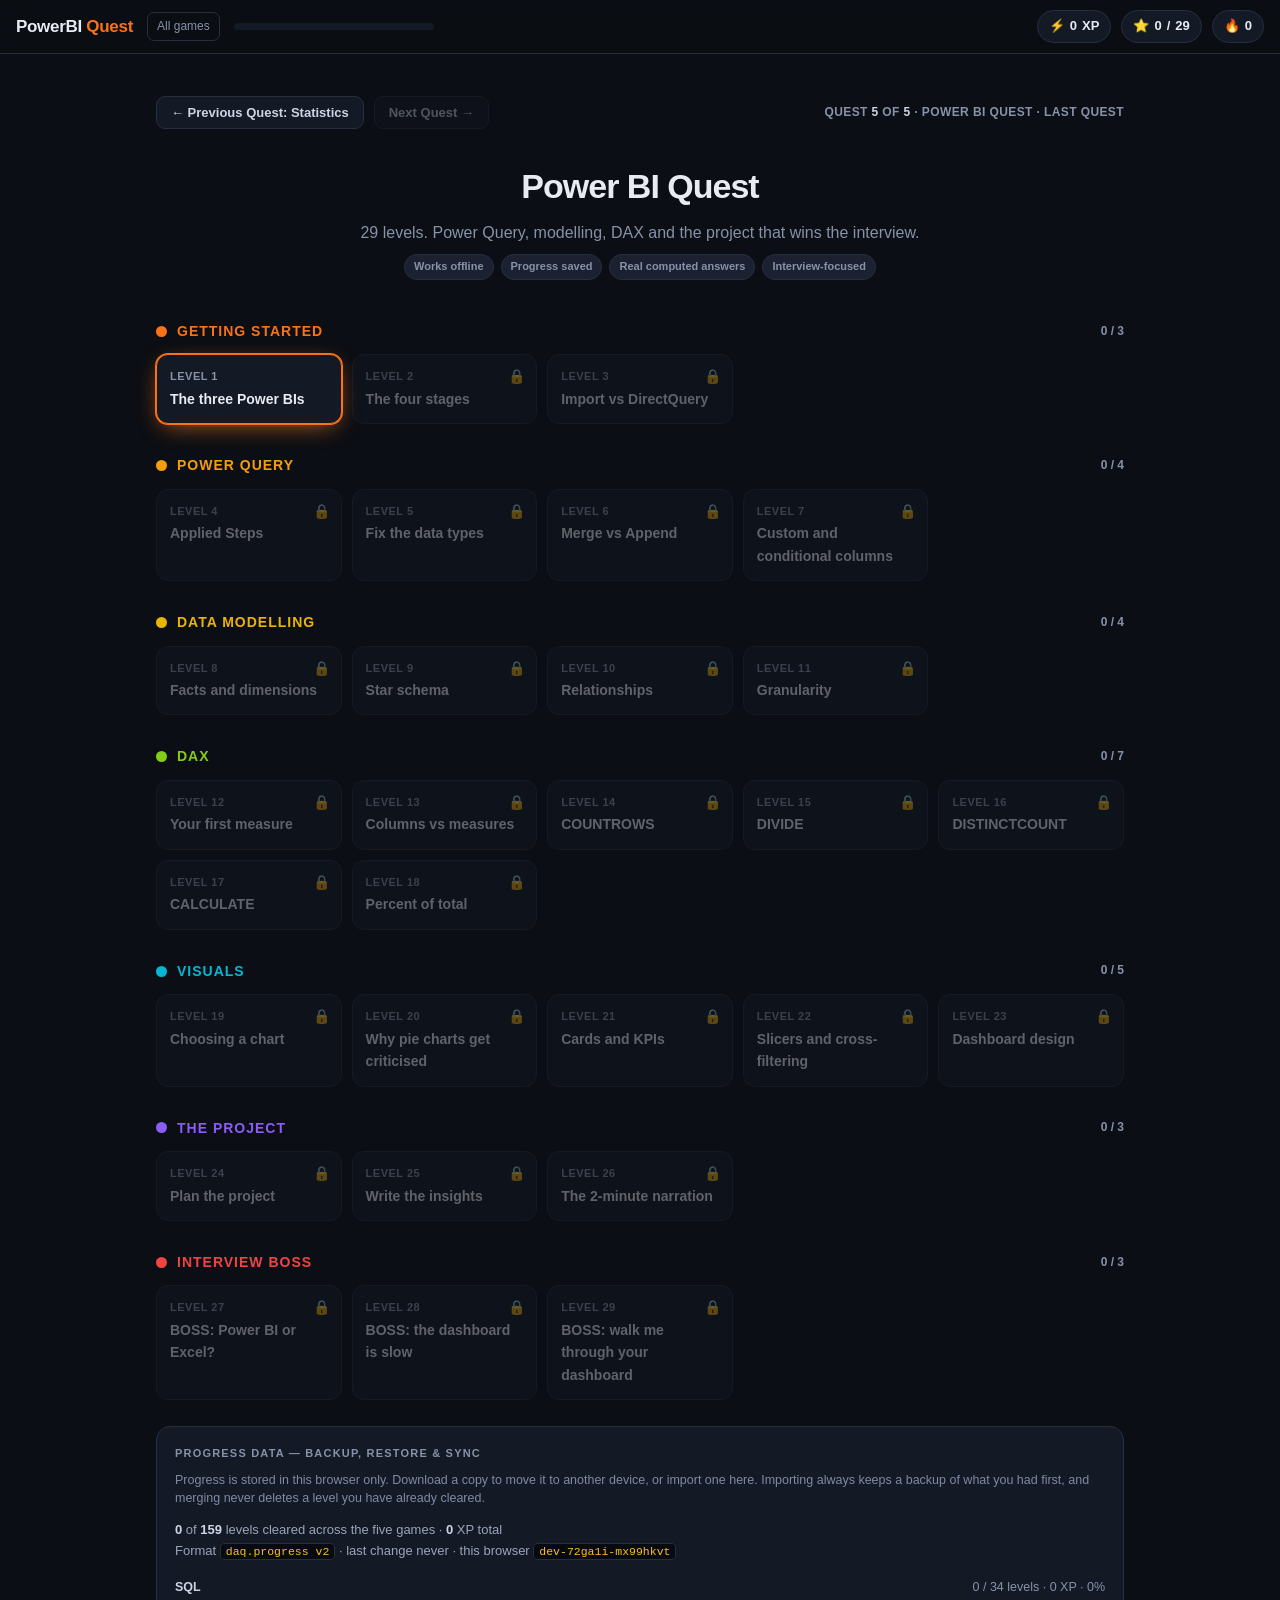
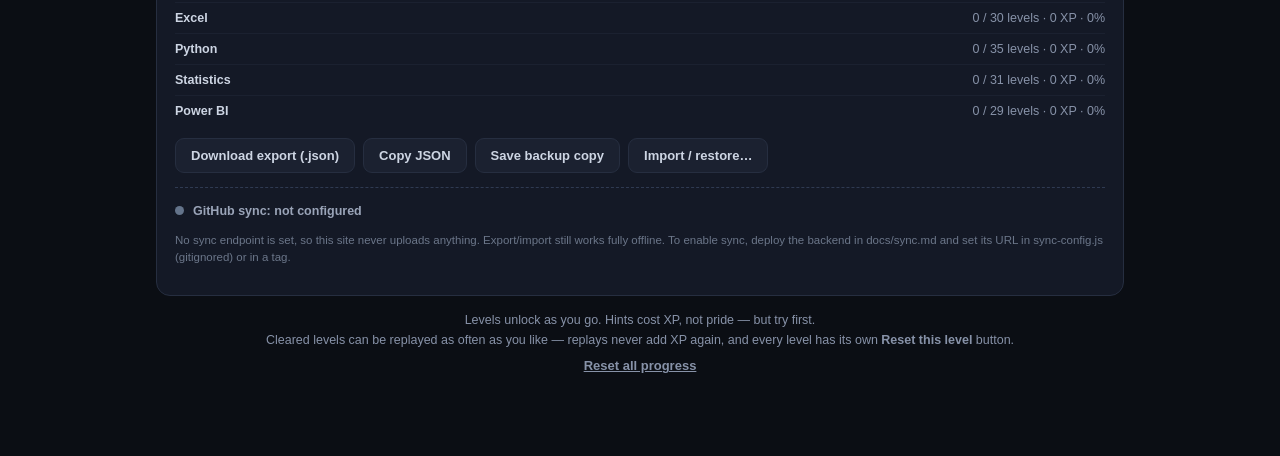
<file: powerbi-quest.html>
<!DOCTYPE html>
<html lang="en"><head><meta charset="utf-8">
<meta name="viewport" content="width=device-width,initial-scale=1">
<title>Power BI Quest</title>
<style>
*{box-sizing:border-box;margin:0;padding:0}
:root{--bg:#0b0e14;--pan:#141926;--pan2:#1b2130;--br:#262e40;--tx:#e8ebf2;--mut:#8792a8;--ac:#f97316}
body{font-family:-apple-system,BlinkMacSystemFont,'Segoe UI',Roboto,Helvetica,Arial,sans-serif;
background:var(--bg);color:var(--tx);line-height:1.6;-webkit-font-smoothing:antialiased}
code,pre,textarea,input.num,.mono{font-family:ui-monospace,SFMono-Regular,Menlo,Consolas,monospace}
.top{position:sticky;top:0;z-index:100;background:rgba(11,14,20,.93);backdrop-filter:blur(10px);
border-bottom:1px solid var(--br);padding:10px 16px;display:flex;align-items:center;gap:14px;flex-wrap:wrap}
.logo{font-weight:800;font-size:17px;letter-spacing:-.3px;cursor:pointer}
.logo span{color:var(--ac)}
.hm{font-size:12px;color:var(--mut);text-decoration:none;border:1px solid var(--br);padding:4px 9px;border-radius:7px}
.hm:hover{color:var(--tx)}
.stats{display:flex;gap:10px;margin-left:auto;align-items:center;font-size:13px;font-weight:700;flex-wrap:wrap}
.stat{display:flex;align-items:center;gap:5px;background:var(--pan);border:1px solid var(--br);
padding:5px 11px;border-radius:99px}
.xpbar{flex:1;min-width:90px;max-width:200px;height:7px;background:var(--pan);border-radius:99px;overflow:hidden}
.xpbar>div{height:100%;background:linear-gradient(90deg,var(--ac),#a855f7);width:0;transition:width .5s}
.wrap{max-width:1000px;margin:0 auto;padding:24px 16px 80px}
.hero{text-align:center;padding:26px 0 10px}
.hero h1{font-size:34px;font-weight:800;letter-spacing:-1px}
.hero p{color:var(--mut);margin-top:6px}
.world{margin-top:30px}
.wh{display:flex;align-items:center;gap:10px;margin-bottom:12px}
.wdot{width:11px;height:11px;border-radius:99px}
.wh h2{font-size:14px;font-weight:800;letter-spacing:1px;text-transform:uppercase}
.wh .wc{font-size:12px;color:var(--mut);margin-left:auto;font-weight:600}
.nodes{display:grid;grid-template-columns:repeat(auto-fill,minmax(168px,1fr));gap:10px}
.node{background:var(--pan);border:1px solid var(--br);border-radius:12px;padding:13px;cursor:pointer;
position:relative;transition:transform .12s,border-color .12s}
.node:hover{transform:translateY(-2px)}
.node .ln{font-size:11px;color:var(--mut);font-weight:800;letter-spacing:.5px}
.node .lt{font-size:14px;font-weight:600;margin-top:2px}
.node.lock{opacity:.38;cursor:not-allowed}.node.lock:hover{transform:none}
.node.done{border-color:#1e5235;background:linear-gradient(180deg,#14301f22,var(--pan))}
.node.cur{border-color:var(--ac);box-shadow:0 0 0 1px var(--ac),0 6px 24px -8px var(--ac)}
.tick{position:absolute;top:10px;right:11px;font-size:14px}
.lv{display:none}.lv.on{display:block}
.back{background:none;border:none;color:var(--mut);font-size:13px;cursor:pointer;padding:0;font-weight:600}
.back:hover{color:var(--tx)}
.lvhead{display:flex;align-items:baseline;gap:10px;margin:14px 0 4px;flex-wrap:wrap}
.lvhead .n{font-size:12px;font-weight:800;color:var(--ac);letter-spacing:1px}
.lvhead h2{font-size:25px;font-weight:800;letter-spacing:-.5px}
.cols{display:grid;grid-template-columns:1fr 1fr;gap:16px;margin-top:16px}
@media(max-width:860px){.cols{grid-template-columns:1fr}}
.box{background:var(--pan);border:1px solid var(--br);border-radius:14px;padding:18px}
.box h3{font-size:11px;font-weight:800;letter-spacing:1.2px;text-transform:uppercase;color:var(--mut);margin-bottom:10px}
.lesson p{margin-bottom:9px;font-size:14.5px}
.lesson ul{margin:0 0 9px 18px;font-size:14.5px}.lesson li{margin-bottom:4px}
.lesson pre{background:#070a10;border:1px solid var(--br);border-left:3px solid var(--ac);border-radius:8px;
padding:12px;margin:9px 0;font-size:12.5px;color:#a5f3d0;overflow-x:auto;white-space:pre-wrap;line-height:1.5}
.lesson code{background:#070a10;padding:1px 5px;border-radius:4px;font-size:12.5px;color:#fbbf24}
.lesson table{margin:9px 0}
.task{background:linear-gradient(135deg,#1e1b4b55,#312e8133);border:1px solid #4338ca66;
border-radius:12px;padding:15px;font-size:15px}
.task b{color:#c7d2fe}
textarea{width:100%;min-height:130px;background:#070a10;border:1px solid var(--br);border-radius:10px;
color:#dbe4f0;padding:13px;font-size:13.5px;resize:vertical;line-height:1.6}
textarea:focus{outline:none;border-color:var(--ac)}
input.num{width:100%;background:#070a10;border:1px solid var(--br);border-radius:10px;color:#dbe4f0;
padding:14px;font-size:19px;font-weight:700}
input.num:focus{outline:none;border-color:var(--ac)}
.mc{display:flex;flex-direction:column;gap:8px}
.opt{background:#070a10;border:1px solid var(--br);border-radius:10px;padding:12px 14px;cursor:pointer;
font-size:14px;display:flex;gap:10px;align-items:flex-start}
.opt:hover{border-color:#39425a}
.opt.sel{border-color:var(--ac);background:#11162480}
.opt .k{font-weight:800;color:var(--mut);flex-shrink:0}
.opt.sel .k{color:var(--ac)}
.row{display:flex;gap:8px;flex-wrap:wrap;margin-top:10px}
button.b{background:var(--pan2);border:1px solid var(--br);color:#cdd5e3;padding:9px 15px;border-radius:9px;
cursor:pointer;font-size:13px;font-weight:700}
button.b:hover{background:#242c3d}
button.go{background:var(--ac);border-color:var(--ac);color:#fff;flex:1}
button.go:hover{filter:brightness(1.12)}
.msg{margin-top:11px;padding:12px 14px;border-radius:10px;font-size:14px;display:none}
.msg.ok{display:block;background:#0f2a1a;border:1px solid #1e5235;color:#86efac}
.msg.bad{display:block;background:#2a1414;border:1px solid #5c2626;color:#fca5a5}
.hintbox{margin-top:10px;background:#1c1708;border-left:3px solid #f59e0b;border-radius:8px;
padding:10px 13px;font-size:13.5px;color:#fde68a;display:none}
.hintbox.on{display:block}
table{width:100%;border-collapse:collapse;font-size:12.5px}
th{text-align:left;padding:7px 9px;background:#070a10;color:var(--mut);font-weight:700;
border-bottom:1px solid var(--br);white-space:nowrap;font-size:11px;letter-spacing:.4px;text-transform:uppercase}
td{padding:6px 9px;border-bottom:1px solid #1b2130;white-space:nowrap}
tr:last-child td{border-bottom:none}
.scroll{overflow-x:auto;max-height:290px;overflow-y:auto;border:1px solid var(--br);border-radius:9px}
.tabsm{display:flex;gap:5px;margin-bottom:9px;flex-wrap:wrap}
.tabsm button{background:var(--pan2);border:1px solid var(--br);color:var(--mut);font-size:11px;
padding:4px 9px;border-radius:6px;cursor:pointer;font-weight:700}
.tabsm button.on{background:var(--ac);border-color:var(--ac);color:#fff}
.sol{display:none;margin-top:10px}.sol.on{display:block}
.sol pre{background:#070a10;border:1px solid var(--br);border-left:3px solid #22c55e;border-radius:9px;
padding:13px;font-size:13px;color:#86efac;overflow-x:auto;white-space:pre-wrap;line-height:1.6}
.why{margin-top:10px;background:#0d1620;border-left:3px solid #38bdf8;border-radius:8px;padding:11px 13px;
font-size:13.5px;color:#bae6fd;display:none}
.why.on{display:block}
.ov{position:fixed;inset:0;background:rgba(5,7,12,.86);backdrop-filter:blur(5px);z-index:200;
display:none;align-items:center;justify-content:center;padding:20px}
.ov.on{display:flex}
.ovc{background:var(--pan);border:1px solid #2f3a52;border-radius:20px;padding:34px;max-width:420px;
width:100%;text-align:center}
.ovc .em{font-size:52px}
.ovc h3{font-size:25px;font-weight:800;margin:8px 0 4px}
.ovc p{color:var(--mut);font-size:14.5px;margin-bottom:8px}
.gain{display:inline-block;background:#1e1b4b;border:1px solid #4338ca;color:#c7d2fe;
padding:5px 14px;border-radius:99px;font-weight:800;font-size:14px;margin:8px 0 18px}
.ovc .row{justify-content:center}
.fin{background:linear-gradient(135deg,#312e81,#1e1b4b);border:1px solid #4338ca;border-radius:16px;
padding:24px;text-align:center;margin-top:26px}
.fin h3{font-size:21px;font-weight:800}
.fin p{color:#c7d2fe;font-size:14px;margin-top:6px}
.note{color:var(--mut);font-size:12.5px;margin-top:14px;text-align:center}
.pillrow{display:flex;gap:7px;flex-wrap:wrap;margin-top:9px}
.pl{font-size:11px;font-weight:700;padding:3px 9px;border-radius:99px;background:var(--pan2);
border:1px solid var(--br);color:var(--mut)}
</style><link rel="stylesheet" href="progress.css"></head><body>

<div class="top">
  <div class="logo" onclick="goMap()">PowerBI <span>Quest</span></div>
  <a class="hm" href="index.html">All games</a>
  <div class="xpbar"><div id="xpf"></div></div>
  <div class="stats">
    <div class="stat">&#9889; <span id="sxp">0</span> XP</div>
    <div class="stat">&#11088; <span id="sdone">0</span>/<span id="stot">0</span></div>
    <div class="stat">&#128293; <span id="sstreak">0</span></div>
  </div>
</div>

<div class="wrap">
  <div class="qnav" id="qnav"></div>
  <div id="map">
    <div class="hero">
      <h1>Power BI Quest</h1>
      <p>29 levels. Power Query, modelling, DAX and the project that wins the interview.</p>
      <div class="pillrow" style="justify-content:center">
        <span class="pl">Works offline</span><span class="pl">Progress saved</span>
        <span class="pl">Real computed answers</span><span class="pl">Interview-focused</span>
      </div>
    </div>
    <div id="worlds"></div>
    <div class="pbox" id="pbox"></div>

    <div class="note">Levels unlock as you go. Hints cost XP, not pride &mdash; but try first.
    <br>Cleared levels can be replayed as often as you like &mdash; replays never add XP again,
    and every level has its own <b>Reset this level</b> button.
    <br><button class="back" style="margin-top:8px;text-decoration:underline" onclick="resetAll()">Reset all progress</button></div>
  </div>

  <div id="lv" class="lv">
    <button class="back" onclick="goMap()">&larr; Back to map</button>
    <div class="lvhead"><span class="n" id="lvn"></span><h2 id="lvt"></h2></div>
    <div class="cols">
      <div>
        <div class="box lesson" id="lesson"></div>
        <div class="box" style="margin-top:16px" id="databox">
          <h3>The model</h3>
          <div class="tabsm" id="tabsm"></div>
          <div class="scroll" id="tbl"></div>
        </div>
      </div>
      <div>
        <div class="task" id="task"></div>
        <div class="box" style="margin-top:16px">
          <h3 id="anslabel">Your answer</h3>
          <div id="inputzone"></div>
          <div class="row">
            <button class="b go" onclick="check()">Check answer</button>
            <button class="b" onclick="hint()">Hint</button>
            <button class="b" onclick="showSol()">Solution</button>
          </div>
          <div class="hintbox" id="hb"></div>
          <div class="msg" id="msg"></div>
          <div class="sol" id="sol"><h3 style="margin-top:14px">Model answer</h3><pre id="solp"></pre></div>
          <div class="why" id="why"></div>
        </div>
        <div class="box" style="margin-top:16px" id="expbox">
          <h3 id="explabel">Target output</h3>
          <div class="scroll" id="exp"></div>
        </div>
      </div>
    </div>
  </div>
</div>

<div class="ov" id="ov"><div class="ovc">
  <div class="em" id="ovem">&#127881;</div>
  <h3 id="ovh">Correct</h3>
  <p id="ovp"></p>
  <div class="gain" id="ovg"></div>
  <div class="row">
    <button class="b" onclick="closeOv()">Stay here</button>
    <button class="b go" onclick="nextLevel()" id="ovnext">Next level &rarr;</button>
  </div>
</div></div>

<script src="progress.js"></script>
<script src="progress-ui.js"></script>
<script src="sync.js"></script>
<script>
const DATA={"levels": [{"world": 1, "title": "The three Power BIs", "lesson": "<p>Three products share the name:</p><ul><li><b>Desktop</b> &mdash; free Windows app. You <i>build</i> here.</li><li><b>Service</b> &mdash; the web portal. You <i>publish and share</i> here.</li><li><b>Mobile</b> &mdash; apps for viewing.</li></ul><p>Everything in this game happens in Desktop.</p>", "task": "Where do you actually build a report?", "hints": ["One of them is the authoring tool.", "It is the free desktop application.", "Power BI Desktop."], "type": "mc", "options": ["Power BI Service", "Power BI Desktop", "Power BI Mobile", "Excel"], "correct": 1, "sol": "Build in Desktop, publish to the Service, view anywhere including Mobile.", "why": "A quick confident answer here sets the tone. Many candidates are vague about it.", "n": 1}, {"world": 1, "title": "The four stages", "lesson": "<p>Every Power BI project runs in the same order:</p><pre>1. Connect   - get the data in\n2. Transform - clean it in Power Query\n3. Model     - relate tables, write measures\n4. Visualise - build the report</pre><p>Skipping stage 2 or 3 is why most beginner dashboards are a mess.</p>", "task": "Where does <b>cleaning</b> happen?", "hints": ["It is stage 2.", "Before the data reaches the model.", "In Power Query."], "type": "mc", "options": ["In the visuals", "In Power Query, before loading to the model", "In DAX measures", "In Excel beforehand"], "correct": 1, "sol": "Power Query is the transform layer. Clean there, not with DAX workarounds later.", "n": 2}, {"world": 1, "title": "Import vs DirectQuery", "lesson": "<p><b>Import</b> copies data into the model: it is usually fast and supports the broadest feature set, but reflects the source as of the last refresh. <b>DirectQuery</b> leaves data at the source and sends queries when visuals are used or refreshed. It can provide fresher results, but latency, caching and feature limitations depend on the source and configuration.</p>", "task": "You need near real-time data from a large database. Which mode?", "hints": ["Import would be a snapshot.", "You need live queries.", "DirectQuery."], "type": "mc", "options": ["Import", "DirectQuery", "Both at once", "Neither"], "correct": 1, "sol": "Use DirectQuery when the freshness or scale requirement justifies querying the source; it is not automatically real-time. Use Import when scheduled refresh is sufficient and fast interactive analysis is preferred.", "why": "Mention the trade-off, not just the answer: DirectQuery costs you speed and some DAX functions.", "n": 3}, {"world": 2, "title": "Applied Steps", "lesson": "<p>Power Query records transformations in the <b>Applied Steps</b> list. You can revisit, edit or remove steps, making the process reproducible. On refresh, those steps run again against the configured source. A new monthly file is included automatically only if the source is set up to include it (for example, a folder connector).</p>", "task": "Why does the Applied Steps list matter more than it first appears?", "hints": ["Think about next month's data.", "It is a recorded recipe.", "The cleaning replays automatically on refresh."], "type": "mc", "options": ["It makes the file smaller", "It records the cleaning as a repeatable recipe that re-runs on every refresh - unlike manual Excel edits", "It is only for undo", "It speeds up the visuals"], "correct": 1, "sol": "Applied Steps records a repeatable transformation recipe. Refresh reruns it against the configured source; new files are picked up only when the connector/source is configured to include them.", "why": "A strong, specific answer to 'why Power BI over Excel?'", "n": 4}, {"world": 2, "title": "Fix the data types", "lesson": "<p>The first thing to check in Power Query is the little type icon in each column header. A date read as text, or a number read as text, will break everything downstream.</p><p><b>Transform &gt; Data Type</b>, or click the icon.</p>", "task": "Your date column loaded as text. Where do you fix it?", "hints": ["Fix it as early as possible.", "In the transform layer.", "Power Query, change the column data type."], "type": "mc", "options": ["With a DAX measure", "In Power Query - change the column data type, so everything downstream inherits it", "In the visual's formatting pane", "It does not matter"], "correct": 1, "sol": "Power Query, change type. Fixing types late with DAX is a workaround, not a fix.", "n": 5}, {"world": 2, "title": "Merge vs Append", "lesson": "<p>Two ways to combine tables &mdash; the exact same distinction as pandas merge vs concat, and SQL JOIN vs UNION.</p><ul><li><b>Merge</b> &mdash; joins on a key, adds columns sideways</li><li><b>Append</b> &mdash; stacks rows underneath, needs matching columns</li></ul>", "task": "You have twelve monthly sales files with identical columns. Which do you use?", "hints": ["No key is involved.", "You are stacking rows.", "Append."], "type": "mc", "options": ["Merge on the date column", "Append", "Pivot", "Group By"], "correct": 1, "sol": "Append stacks rows. Merge joins on a key and widens the table.", "why": "If you already answered merge vs concat in pandas and JOIN vs UNION in SQL, say so - showing the same concept across three tools is impressive.", "n": 6}, {"world": 2, "title": "Custom and conditional columns", "lesson": "<p><b>Custom Column</b> lets you write an expression such as <code>[Qty] * [Price]</code>. <b>Conditional Column</b> is a point-and-click IF. When a query is loaded to the model, these Power Query columns are evaluated during refresh and stored in the resulting table.</p>", "task": "You need a column flagging orders over 100000 as 'Large'. Simplest Power Query route?", "hints": ["There is a no-code option for if/then.", "It is in the Add Column tab.", "Conditional Column."], "type": "mc", "options": ["Write DAX", "Add Column > Conditional Column", "Append the table to itself", "Use a slicer"], "correct": 1, "sol": "Add Column > Conditional Column - a no-code IF. Use a Custom Column when the logic needs an expression.", "n": 7}, {"world": 3, "title": "Facts and dimensions", "lesson": "<p>Two kinds of table: a <b>fact</b> table stores measurable events (often long and narrow); a <b>dimension</b> table stores descriptive attributes used to slice them. In this sample, each row in Sales is one sale event; Products contains product names and categories.</p>", "task": "Which of these is the <b>fact</b> table?", "hints": ["Facts hold the measurable events.", "Which one has Amount in it?", "Sales."], "type": "mc", "options": ["Products", "Sales", "Both", "Neither"], "correct": 1, "sol": "Sales is the fact table - one row per event, containing the numbers you sum. Products is a dimension.", "n": 8}, {"world": 3, "title": "Star schema", "lesson": "<p>A star schema has a central fact table connected to dimension tables. A snowflake normalizes a dimension into related sub-tables. That can add complexity; for many analytic models a star is simpler to understand and is a strong default in Power BI.</p>", "task": "Describe a star schema in one sentence.", "hints": ["Picture the shape.", "One central table, several around it.", "A central fact table surrounded by dimension tables."], "type": "mc", "options": ["Every table joined to every other table", "A central fact table surrounded by dimension tables, each joined by a key", "A single flat table containing everything", "Tables stacked on top of each other"], "correct": 1, "sol": "One fact table at the centre, dimensions radiating out. Simpler and faster than a snowflake.", "why": "If asked 'how would you model this?', saying 'star schema, fact in the middle' immediately signals you have done it properly.", "n": 9}, {"world": 3, "title": "Relationships", "lesson": "<p>Drag <code>ProductID</code> from Products onto <code>ProductID</code> in Sales. Power BI creates a <b>one-to-many</b> relationship: one product, many sales rows.</p><p>The filter flows from the <b>one</b> side to the <b>many</b> side. Pick Category in a visual and it filters the Sales rows.</p>", "task": "Which direction does the filter flow by default in a one-to-many relationship?", "hints": ["From the smaller table to the bigger one.", "Dimension filters fact.", "From the one side to the many side."], "type": "mc", "options": ["From many to one", "From the one side (dimension) to the many side (fact)", "Both directions always", "Neither - you must write DAX"], "correct": 1, "sol": "One -> many. The dimension filters the fact. That is why slicing by Category works.", "n": 10}, {"world": 3, "title": "Granularity", "lesson": "<p><b>Granularity</b> is what one row represents: an order, an order line, a day per store? A wrong grain can double-count. For example, a Power Query merge with non-unique lookup keys can multiply fact rows. Check row counts, key uniqueness and table grain before changing a measure.</p>", "task": "Your revenue total is exactly double what finance reports. What is a sensible first investigation?", "hints": ["Start with the data and its grain, not the DAX function.", "A merge on a non-unique key may have multiplied rows; also check for duplicate facts or mismatched grain.", "Inspect query steps, keys, row counts and the source definition before changing the measure."], "type": "mc", "options": ["DAX is unreliable", "Check for duplicated fact rows, a merge fan-out from non-unique keys, or a mismatch in granularity; validate row counts and keys", "The data needs refreshing", "You should use AVERAGE instead"], "correct": 1, "sol": "Check the source and grain: a Power Query merge on non-unique keys can multiply fact rows, and duplicate facts or mismatched grain can inflate totals. A model relationship does not simply duplicate physical fact rows, so inspect query steps, cardinality and totals before changing DAX.", "why": "Diagnose whether the duplication occurred in the source/Power Query or from a modeling/grain issue; relationships do not work like a physical SQL join that automatically duplicates stored fact rows.", "n": 11}, {"world": 4, "title": "Your first measure", "lesson": "<p>A <b>measure</b> is a calculation written in DAX. Name, equals sign, expression:</p><pre>Total Sales = SUM(Sales[Amount])</pre><p>Table name, then column in square brackets. Measures recalculate based on whatever is filtered.</p>", "task": "Write a measure called <b>Total Sales</b> that sums <b>Sales[Amount]</b>.", "hints": ["Name = FUNCTION(Table[Column])", "Use SUM.", "Total Sales = SUM(Sales[Amount])"], "sol": "Total Sales = SUM(Sales[Amount])", "check": ["total\\s*sales\\s*=", "sum\\s*\\(", "sales\\s*\\[\\s*amount\\s*\\]"], "ph": "Measure = ...", "anslabel": "Your DAX measure", "exp": {"cols": ["Result"], "rows": [[988000]]}, "explabel": "Against the sample data this returns", "n": 12, "type": "code"}, {"world": 4, "title": "Columns vs measures", "lesson": "<p style='color:#fbbf24'>The most asked Power BI interview question.</p><ul><li><b>Calculated column</b> &mdash; computed row by row when the data loads, stored in the model, takes up memory. Use when you need a value per row, e.g. to slice by.</li><li><b>Measure</b> &mdash; computed on the fly from whatever is currently filtered, stores nothing. Use for aggregations.</li></ul>", "task": "What is the difference between a calculated column and a measure?", "hints": ["One is stored, one is computed live.", "Think about when each is evaluated.", "Column = per row at load time; measure = on the fly in filter context."], "type": "mc", "options": ["They are the same, just different names", "A column is computed per row and stored in the model; a measure is computed on demand from the current filter context", "Columns are faster for aggregation", "Measures can only use SUM"], "correct": 1, "sol": "Column: row by row, at refresh, stored. Measure: on demand, filter-aware, not stored. Rule of thumb - if you want to aggregate it, make it a measure; if you want to slice or filter by it, make it a column.", "why": "Learn this answer word for word. It comes up in almost every Power BI interview.", "n": 13}, {"world": 4, "title": "COUNTROWS", "lesson": "<p><code>COUNTROWS</code> counts rows in a table, not distinct business orders. It is an Order Count here because the sample has one row per sale/order. If a fact table has multiple lines per order, count distinct order IDs instead (for example, with <code>DISTINCTCOUNT</code>).</p>", "task": "Write a measure called <b>Order Count</b> that counts the rows in <b>Sales</b>.", "hints": ["One function, one table name.", "COUNTROWS takes the table itself.", "Order Count = COUNTROWS(Sales)"], "sol": "Order Count = COUNTROWS(Sales)", "check": ["order\\s*count\\s*=", "countrows\\s*\\(\\s*sales\\s*\\)"], "ph": "Measure = ...", "anslabel": "Your DAX measure", "exp": {"cols": ["Result"], "rows": [[10]]}, "explabel": "This returns", "n": 14, "type": "code"}, {"world": 4, "title": "DIVIDE", "lesson": "<p><code>/</code> is valid in DAX. Prefer <code>DIVIDE</code> when a denominator might be zero: it returns BLANK by default (or a chosen alternate result) instead of an error.</p><pre>AOV = DIVIDE([Total Sales], [Order Count])</pre><p>Square brackets with no table name refer to another measure.</p>", "task": "Write a measure <b>AOV</b> that divides <b>[Total Sales]</b> by <b>[Order Count]</b> using DIVIDE.", "hints": ["Two arguments.", "DIVIDE(numerator, denominator)", "AOV = DIVIDE([Total Sales], [Order Count])"], "sol": "AOV = DIVIDE([Total Sales], [Order Count])", "check": ["aov\\s*=", "divide\\s*\\(", "total\\s*sales", "order\\s*count"], "ph": "Measure = ...", "anslabel": "Your DAX measure", "exp": {"cols": ["Result"], "rows": [[98800]]}, "explabel": "This returns", "why": "If asked why DIVIDE over the slash: it returns blank instead of an error when the denominator is zero.", "n": 15, "type": "code"}, {"world": 4, "title": "DISTINCTCOUNT", "lesson": "<p>Counting unique values &mdash; distinct customers, distinct products.</p><pre>Products Sold = DISTINCTCOUNT(Sales[ProductID])</pre>", "task": "Write a measure <b>Products Sold</b> counting distinct <b>Sales[ProductID]</b>.", "hints": ["One function.", "DISTINCTCOUNT takes a column.", "Products Sold = DISTINCTCOUNT(Sales[ProductID])"], "sol": "Products Sold = DISTINCTCOUNT(Sales[ProductID])", "check": ["products\\s*sold\\s*=", "distinctcount\\s*\\(", "productid"], "ph": "Measure = ...", "anslabel": "Your DAX measure", "exp": {"cols": ["Result"], "rows": [[4]]}, "explabel": "This returns", "n": 16, "type": "code"}, {"world": 4, "title": "CALCULATE", "lesson": "<p>The most important function in DAX. It evaluates an expression with a <b>changed filter context</b>.</p><pre>East Sales = CALCULATE(\n    SUM(Sales[Amount]),\n    Sales[Region] = \"East\"\n)</pre><p>First argument: what to compute. The rest: how to change the filters.</p>", "task": "Write a measure <b>East Sales</b> that sums <b>Sales[Amount]</b> only where <b>Sales[Region]</b> is <b>East</b>.", "hints": ["Wrap the SUM in CALCULATE.", "Second argument is the filter condition.", "East Sales = CALCULATE(SUM(Sales[Amount]), Sales[Region] = \"East\")"], "sol": "East Sales = CALCULATE(SUM(Sales[Amount]), Sales[Region] = \"East\")", "check": ["east\\s*sales\\s*=", "calculate\\s*\\(", "sum\\s*\\(", "region", "east"], "ph": "Measure = ...", "anslabel": "Your DAX measure", "exp": {"cols": ["Result"], "rows": [[388000]]}, "explabel": "This returns", "why": "If you only learn one DAX function properly, make it CALCULATE.", "n": 17, "type": "code"}, {"world": 4, "title": "Percent of total", "lesson": "<p>Combining measures. <code>ALL()</code> removes a filter, giving you the grand total to divide by.</p><pre>Pct = DIVIDE([Total Sales],\n     CALCULATE([Total Sales], ALL(Sales)))</pre>", "task": "East sales are <b>388,000</b> and total sales are <b>988,000</b>. What percentage is East? Round to 1 decimal.", "hints": ["Divide East by the total.", "Then times 100.", "388000 / 988000 x 100"], "type": "num", "answer": 39.3, "tol": 0.15, "sol": "388000 / 988000 x 100 = 39.3%", "n": 18}, {"world": 5, "title": "Choosing a chart", "lesson": "<p>The decision is driven by the question, not by taste:</p><ul><li>Compare categories &rarr; <b>bar / column</b></li><li>Trend over time &rarr; <b>line</b></li><li>Part of a whole &rarr; <b>stacked bar</b>, or pie if very few slices</li><li>Relationship between two numbers &rarr; <b>scatter</b></li><li>One headline number &rarr; <b>card / KPI</b></li><li>Precise values &rarr; <b>table / matrix</b></li></ul>", "task": "You need to show monthly revenue across two years. Which visual?", "hints": ["It is time based.", "You want to see the shape of the trend.", "A line chart."], "type": "mc", "options": ["Pie chart", "Line chart", "Scatter plot", "Card"], "correct": 1, "sol": "Line chart - time on the x-axis, revenue on the y-axis. Lines are for trends.", "why": "Expect 'how do you choose a chart type?'. Answer with the question-first logic, not a list of charts.", "n": 19}, {"world": 5, "title": "Why pie charts get criticised", "lesson": "<p>People are bad at comparing angles. With more than about four slices a pie becomes unreadable, and a bar chart shows the same data more clearly.</p><p>Not banned &mdash; just rarely the best choice.</p>", "task": "When is a pie chart acceptable?", "hints": ["Think about the number of slices.", "Only when very simple.", "Two or three categories showing parts of a whole."], "type": "mc", "options": ["Never, under any circumstances", "With two or three categories where you want to show share of a whole", "Whenever you have percentages", "For time series"], "correct": 1, "sol": "A couple of slices, part-to-whole. Beyond that, use a bar chart.", "n": 20}, {"world": 5, "title": "Cards and KPIs", "lesson": "<p>A <b>card</b> shows one number large. Put three or four across the top of your dashboard &mdash; total revenue, order count, AOV, growth.</p><p>This is the first thing anyone looks at. Make sure those four numbers are the ones that matter.</p>", "task": "What belongs in the cards at the top of a sales dashboard?", "hints": ["The headline numbers.", "What a manager asks first.", "Total revenue, orders, AOV, growth."], "type": "mc", "options": ["Every available metric", "The three or four headline numbers a decision maker asks for first - revenue, orders, AOV, growth", "The raw data table", "A list of product IDs"], "correct": 1, "sol": "Three or four headline KPIs. If everything is highlighted, nothing is.", "n": 21}, {"world": 5, "title": "Slicers and cross-filtering", "lesson": "<p>A <b>slicer</b> is an on-canvas filter the user clicks. <b>Cross-filtering</b> means clicking a bar in one visual filters all the others automatically.</p><p>Together they turn a static report into something a manager can explore without asking you for a new version.</p>", "task": "What is the real business value of slicers and cross-filtering?", "hints": ["Think about who uses the dashboard.", "It reduces requests to you.", "Self-service exploration for non-technical users."], "type": "mc", "options": ["They make the file load faster", "They let non-technical users answer their own follow-up questions instead of requesting new reports", "They are required for publishing", "They improve data quality"], "correct": 1, "sol": "Self-service. A good dashboard answers the next three questions before they are asked.", "why": "Framing a feature in terms of business value, not mechanics, is what distinguishes a strong candidate.", "n": 22}, {"world": 5, "title": "Dashboard design", "lesson": "<p>Design rules that hold up in review: prefer a focused, single-screen page where practical; use a few purposeful visuals; put KPIs first and supporting detail below. Give every chart a plain-language title and use consistent colours with one accent for emphasis. Longer reports can use clearly organized pages or drill-through.</p>", "task": "A stakeholder asks for 'everything' on one dashboard. What is the right response?", "hints": ["Agreeing to everything is not the right answer.", "Find out the actual decision.", "Ask what decisions it needs to support, then prioritise."], "type": "mc", "options": ["Add every chart requested", "Ask what decisions the dashboard must support, build the 4-6 visuals that serve those, and offer detail on a second page", "Refuse to build it", "Build 20 visuals and let them choose"], "correct": 1, "sol": "Clarify the decisions first. A focused dashboard plus an optional detail page beats a wall of charts.", "why": "This answer shows stakeholder management, which is half the job and rarely demonstrated by freshers.", "n": 23}, {"world": 6, "title": "Plan the project", "lesson": "<p>Your Day 6 deliverable — the thing you will actually talk about in the interview. One page: <b>3 KPI cards</b>, a revenue trend line, a top-10 bar, a region breakdown (6 visuals total), and two slicers.</p>", "task": "What should you decide <b>before</b> opening Power BI?", "hints": ["Not the colours.", "Start from the question.", "The business question the dashboard answers."], "type": "mc", "options": ["Which colour theme to use", "The business question it answers and who the audience is", "How many visuals to include", "Which DAX functions to show off"], "correct": 1, "sol": "Question and audience first. Everything else follows from those two.", "n": 24}, {"world": 6, "title": "Write the insights", "lesson": "<p>A dashboard alone is not analysis. Three to five written insights turn it into one. Weak: 'Revenue increased by 12%.' Strong: 'Revenue is up 12%, concentrated in the East region. I would investigate which products or channels drove it and test whether the campaign contributed before recommending that it be replicated.'</p>", "task": "What turns an observation into an insight?", "hints": ["One of them tells you what to do.", "Add the so-what.", "Context plus a recommended action."], "type": "mc", "options": ["Using more precise decimals", "Explaining what is driving the number and what the business should do about it", "Adding more charts", "Using a bigger font"], "correct": 1, "sol": "An insight adds context and a useful next step to an observation. Identify a measured driver if you have evidence; if the cause is uncertain, say so and recommend what to investigate or test next.", "why": "This single habit is the biggest difference between a fresher who gets hired and one who does not.", "n": 25}, {"world": 6, "title": "The 2-minute narration", "lesson": "<p>You will be asked to walk through your project. Structure it:</p><pre>1. The question I set out to answer\n2. Where the data came from\n3. What was dirty and how I fixed it\n4. What I found\n5. What I would recommend</pre><p>Two minutes. Rehearse it out loud, not in your head.</p>", "task": "Which part do candidates most often leave out?", "hints": ["It is not the charts.", "Think about what makes the work credible.", "The cleaning, and the recommendation."], "type": "mc", "options": ["The colour scheme", "What was wrong with the data and how they fixed it, plus the recommendation at the end", "The number of rows", "The software version"], "correct": 1, "sol": "Cleaning and recommendation. The cleaning proves the data was real; the recommendation proves you think like an analyst.", "why": "Most candidates describe charts. Describing decisions is what gets remembered.", "n": 26}, {"world": 7, "title": "BOSS: Power BI or Excel?", "lesson": "<p>Judgement questions again.</p>", "task": "'When would you use Power BI instead of Excel?'", "hints": ["Think about repetition and audience.", "Who consumes it, and how often does it refresh?", "Recurring, shared, larger data, automated refresh."], "type": "mc", "options": ["Power BI is always better", "When the report is recurring and shared with others, the data is too big or too relational for a sheet, and it needs scheduled refresh - Excel is still fine for quick one-off analysis", "Only when the company has a licence", "Excel is always better for analysts"], "correct": 1, "sol": "Recurring + shared + larger + needs refresh -> Power BI. One-off exploration -> Excel. Say both halves.", "why": "Absolute answers sound naive. 'Here is when each wins' sounds experienced.", "n": 27}, {"world": 7, "title": "BOSS: the dashboard is slow", "lesson": "<p>A practical troubleshooting question.</p>", "task": "Your report takes 30 seconds to load. What do you look at first?", "hints": ["Think about how much data and how complex the model is.", "Too many visuals and a bad model are the usual culprits.", "Reduce the data, simplify the model and the visuals."], "type": "mc", "options": ["Buy a faster computer", "Reduce the rows and columns loaded, simplify the model towards a star schema, cut the number of visuals on the page, and avoid heavy calculated columns", "Switch every chart to a table", "Nothing can be done"], "correct": 1, "sol": "Load less data, model it clearly (often with a star schema), reduce unnecessary visuals and investigate expensive queries. Avoid unnecessary calculated columns because they consume model memory; use measures for context-dependent aggregations, not simply because measures are always faster.", "why": "You are not expected to know Performance Analyzer as a fresher. Sensible instincts are enough.", "n": 28}, {"world": 7, "title": "BOSS: walk me through your dashboard", "lesson": "<p>Final level. The question your whole Day 6 exists for.</p>", "task": "Which opening line is strongest?", "hints": ["Lead with the problem, not the tool.", "They want business context first.", "Start with the question it answers."], "type": "mc", "options": ["'I used Power BI with five visuals and some DAX measures.'", "'I wanted to understand why regional sales were diverging, so I built a one-page dashboard for a sales manager. Let me show you what I found.'", "'It took me about six hours to build.'", "'I followed a tutorial and adapted it.'"], "correct": 1, "sol": "Open with the question and the audience. Tools come later, and only if asked. Close with your recommendation.", "why": "The opening sentence sets whether they hear you as a tool user or an analyst. Rehearse it until it is automatic.", "n": 29}], "worlds": {"1": ["Getting started", "#f97316"], "2": ["Power Query", "#f59e0b"], "3": ["Data modelling", "#eab308"], "4": ["DAX", "#84cc16"], "5": ["Visuals", "#06b6d4"], "6": ["The project", "#8b5cf6"], "7": ["Interview boss", "#ef4444"]}, "tables": {"Sales (fact)": {"cols": ["SalesID", "ProductID", "Region", "Qty", "Amount", "OrderDate"], "rows": [[1, 1, "East", 3, 165000, "2025-01-05"], [2, 2, "West", 10, 120000, "2025-01-22"], [3, 3, "East", 12, 96000, "2025-02-03"], [4, 1, "North", 2, 110000, "2025-02-14"], [5, 4, "West", 4, 88000, "2025-02-19"], [6, 2, "East", 6, 72000, "2025-03-02"], [7, 3, "North", 15, 120000, "2025-03-11"], [8, 1, "East", 1, 55000, "2025-03-27"], [9, 4, "West", 3, 66000, "2025-04-08"], [10, 2, "North", 8, 96000, "2025-04-19"]]}, "Products (dimension)": {"cols": ["ProductID", "Product", "Category"], "rows": [[1, "Laptop", "Electronics"], [2, "Monitor", "Electronics"], [3, "Chair", "Furniture"], [4, "Desk", "Furniture"]]}}};

const K='pbiquest_v1', QID='powerbi';
/* Progress is owned by the shared engine in progress.js: one versioned envelope for all
   five games, mirrored back into this game's old key. If the engine is missing we fall
   back to the raw key so the page still works from cache. */
function load(){
  if(window.DAQ&&DAQ.ready())return DAQ.view(QID);
  try{return JSON.parse(localStorage.getItem(K)||'{}')}catch(e){return{}}
}
function store(){
  if(window.DAQ&&DAQ.ready()){DAQ.commit(QID,S);return;}
  try{localStorage.setItem(K,JSON.stringify(S))}catch(e){}
}
let S=load();
S.done=S.done||{}; S.xp=S.xp||0; S.hints=S.hints||{}; S.streak=S.streak||0; S.ans=S.ans||{};
let cur=0, hintIdx=0, mcPick=null;
const LV=DATA.levels, W=DATA.worlds, T=DATA.tables||{}, TOT=LV.length;

function maxUnlocked(){let m=1;for(let i=1;i<=TOT;i++){if(S.done[i])m=Math.max(m,i+1);}return m;}
function buildMap(){
  const byW={};LV.forEach(l=>{(byW[l.world]=byW[l.world]||[]).push(l)});
  const mu=maxUnlocked();let h='';
  Object.keys(byW).forEach(w=>{
    const nm=W[w][0],col=W[w][1],ls=byW[w];
    const dn=ls.filter(l=>S.done[l.n]).length;
    h+='<div class="world"><div class="wh"><span class="wdot" style="background:'+col+'"></span>'+
       '<h2 style="color:'+col+'">'+nm+'</h2><span class="wc">'+dn+' / '+ls.length+'</span></div><div class="nodes">';
    ls.forEach(l=>{
      const done=!!S.done[l.n], lock=l.n>mu, is=l.n===mu&&!done;
      h+='<div class="node'+(done?' done':'')+(lock?' lock':'')+(is?' cur':'')+'" '+
         (lock?'':'onclick="openLevel('+l.n+')"')+'>'+
         (done?'<span class="tick">&#9989;</span>':lock?'<span class="tick">&#128274;</span>':'')+
         '<div class="ln">LEVEL '+l.n+'</div><div class="lt">'+l.title+'</div></div>';
    });
    h+='</div></div>';
  });
  if(Object.keys(S.done).length===TOT) h+='<div class="fin"><h3>&#127942; Power BI cleared</h3><p>You can clean in Power Query, model a star schema, write the core DAX and narrate a dashboard. That is the whole Day 6.</p></div>';
  document.getElementById('worlds').innerHTML=h;hud();
}
function hud(){
  const d=Object.keys(S.done).length;
  document.getElementById('sxp').textContent=S.xp;
  document.getElementById('sdone').textContent=d;
  document.getElementById('stot').textContent=TOT;
  document.getElementById('sstreak').textContent=S.streak;
  document.getElementById('xpf').style.width=(100*d/TOT)+'%';
}
function goMap(){document.getElementById('lv').classList.remove('on');
  document.getElementById('map').style.display='';buildMap();window.scrollTo(0,0);}

function tbl(cols,rows){
  if(!rows||!rows.length)return '<div style="padding:14px;color:#8792a8;font-size:13px">no rows</div>';
  let h='<table><thead><tr>';cols.forEach(c=>h+='<th>'+c+'</th>');h+='</tr></thead><tbody>';
  rows.forEach(r=>{h+='<tr>';r.forEach(v=>h+='<td>'+(v===null?'<span style="color:#64748b">NULL</span>':v)+'</td>');h+='</tr>'});
  return h+'</tbody></table>';
}
function showTbl(n){
  document.querySelectorAll('#tabsm button').forEach(b=>b.classList.toggle('on',b.dataset.t===n));
  document.getElementById('tbl').innerHTML=tbl(T[n].cols,T[n].rows);}

function openLevel(n){
  cur=n;hintIdx=0;mcPick=null;
  const l=LV[n-1];
  document.getElementById('map').style.display='none';
  document.getElementById('lv').classList.add('on');
  document.getElementById('lvn').textContent='LEVEL '+n+' / '+TOT;
  document.getElementById('lvt').textContent=l.title;
  document.getElementById('lesson').innerHTML='<h3>Lesson</h3>'+l.lesson;
  document.getElementById('task').innerHTML='<b>Your task &mdash;</b> '+l.task;
  document.getElementById('msg').className='msg';document.getElementById('msg').textContent='';
  document.getElementById('hb').className='hintbox';
  document.getElementById('sol').className='sol';
  document.getElementById('solp').textContent=l.sol;
  const why=document.getElementById('why');
  if(l.why){why.innerHTML='<b>Why it matters:</b> '+l.why;}else{why.innerHTML='';}
  why.className='why';

  const iz=document.getElementById('inputzone');
  if(l.type==='mc'){
    document.getElementById('anslabel').textContent='Pick one';
    let h='<div class="mc">';
    l.options.forEach((o,i)=>{h+='<div class="opt" data-i="'+i+'" onclick="pick('+i+')">'+
      '<span class="k">'+'ABCD'[i]+'</span><span>'+o+'</span></div>'});
    iz.innerHTML=h+'</div>';
  }else if(l.type==='num'){
    document.getElementById('anslabel').textContent='Your answer (a number)';
    iz.innerHTML='<input class="num" id="ed" placeholder="type a number" value="'+(S.ans[n]||'')+'">';
  }else{
    document.getElementById('anslabel').textContent=l.anslabel||'Your answer';
    iz.innerHTML='<textarea id="ed" spellcheck="false" placeholder="'+(l.ph||'type here')+'">'+
      (S.ans[n]||'').replace(/</g,'&lt;')+'</textarea>';
  }
  const eb=document.getElementById('expbox');
  if(l.exp&&l.exp.rows&&l.exp.rows.length){
    eb.style.display='';
    document.getElementById('explabel').textContent=l.explabel||'Target output';
    document.getElementById('exp').innerHTML=tbl(l.exp.cols,l.exp.rows);
  }else{eb.style.display='none';}
  const db=document.getElementById('databox');
  const keys=Object.keys(T);
  if(keys.length&&l.showdata!==false){
    db.style.display='';
    let tb='';keys.forEach(t=>{tb+='<button data-t="'+t+'" onclick="showTbl(\''+t+'\')">'+t+'</button>'});
    document.getElementById('tabsm').innerHTML=tb;
    showTbl(l.table||keys[0]);
  }else{db.style.display='none';}
  if(window.DAQ&&DAQ.ui)DAQ.ui.levelOpened(QID,n);
  window.scrollTo(0,0);
}
function pick(i){mcPick=i;document.querySelectorAll('.opt').forEach(o=>o.classList.toggle('sel',+o.dataset.i===i));}
document.addEventListener('input',e=>{if(e.target.id==='ed'){S.ans[cur]=e.target.value;store();}});

function norm(q){return q.toLowerCase().replace(/#[^\n]*/g,' ').replace(/--[^\n]*/g,' ')
  .replace(/\s+/g,' ').replace(/;+\s*$/,'').trim();}
function check(){
  const l=LV[cur-1];const m=document.getElementById('msg');
  let good=false, why='';
  if(l.type==='mc'){
    if(mcPick===null){m.className='msg bad';m.textContent='Pick an option first.';return;}
    good = mcPick===l.correct;
    if(!good) why='Not that one. Re-read the lesson above.';
  }else if(l.type==='num'){
    const v=parseFloat((document.getElementById('ed').value||'').replace(/[, ]/g,''));
    if(isNaN(v)){m.className='msg bad';m.textContent='Enter a number.';return;}
    const tol=l.tol||0.01;
    good=Math.abs(v-l.answer)<=tol;
    if(!good) why = (Math.abs(v-l.answer)<=l.answer*0.25) ? 'Close, but not right. Check your arithmetic.' : 'Not right. Work through it step by step.';
  }else{
    const q=norm(document.getElementById('ed').value);
    if(!q){m.className='msg bad';m.textContent='Write something first.';return;}
    const miss=l.check.filter(p=>!(new RegExp(p,'i')).test(q));
    good=miss.length===0;
    if(!good) why='Your answer is missing <b>'+label(miss[0])+'</b>.';
  }
  if(good){
    if(!S.done[cur]){
      const used=S.hints[cur]||0;
      const gain=Math.max(10,30-used*7);
      S.done[cur]=1;S.xp+=gain;S.streak=(S.streak||0)+1;store();win(gain,used);
    }else{m.className='msg ok';m.textContent='Correct again - already cleared, so no extra XP. Replays are free practice; use Reset this level for a fresh XP-earning attempt.';}
    document.getElementById('why').className=LV[cur-1].why?'why on':'why';
    hud();
  }else{
    S.streak=0;store();hud();
    m.className='msg bad';m.innerHTML=why+' Try the Hint button if you are stuck.';
  }
}
const LBL={"group\\s+by": "GROUP BY", "having": "HAVING", "left\\s+join": "LEFT JOIN", "join": "a JOIN", "where": "WHERE", "order\\s+by": "ORDER BY", "limit": "LIMIT", "distinct": "DISTINCT", "over": "an OVER clause", "partition": "PARTITION BY", "with": "a CTE (WITH)", "coalesce": "COALESCE", "case": "CASE", "is\\s+null": "IS NULL", "nullif": "NULLIF", "groupby": "groupby()", "merge": "merge()", "fillna": "fillna()", "dropna": "dropna()", "drop_duplicates": "drop_duplicates()", "value_counts": "value_counts()", "isnull": "isnull()", "sort_values": "sort_values()", "pivot_table": "pivot_table()", "describe": "describe()", "vlookup": "VLOOKUP", "xlookup": "XLOOKUP", "index": "INDEX", "match": "MATCH", "sumifs?": "SUMIF / SUMIFS", "countifs?": "COUNTIF / COUNTIFS", "iferror": "IFERROR", "trim": "TRIM", "calculate": "CALCULATE", "divide": "DIVIDE", "sum": "SUM", "count": "COUNT", "avg|mean": "the average", "median": "median", "std": "std"};
function label(p){
  for(const k in LBL){if(p.indexOf(k)>=0)return LBL[k];}
  const c=p.replace(/\\s\+/g,' ').replace(/[\\^$()?*+\[\]|]/g,'').trim();
  return c?('something like: '+c):'a required piece';
}
function hint(){
  const l=LV[cur-1];const hb=document.getElementById('hb');
  if(hintIdx>=l.hints.length){hb.className='hintbox on';
    hb.innerHTML='<b>No hints left.</b> Press Solution, read it, then close it and redo the level from blank.';return;}
  S.hints[cur]=Math.max(S.hints[cur]||0,hintIdx+1);store();
  hb.className='hintbox on';
  hb.innerHTML='<b>Hint '+(hintIdx+1)+' of '+l.hints.length+':</b> '+l.hints[hintIdx];
  hintIdx++;
}
function showSol(){S.hints[cur]=3;store();document.getElementById('sol').classList.add('on');
  const l=LV[cur-1];if(l.why)document.getElementById('why').className='why on';}
function win(gain,used){
  const last=cur===TOT;
  document.getElementById('ovem').innerHTML=last?'&#127942;':(used===0?'&#127919;':'&#9989;');
  document.getElementById('ovh').textContent=last?'Complete':(used===0?'Clean solve':'Correct');
  document.getElementById('ovp').textContent=last?'You can clean in Power Query, model a star schema, write the core DAX and narrate a dashboard. That is the whole Day 6.'
    :(used===0?'No hints used. That is how it has to feel in the interview.'
              :'Solved with '+used+' hint'+(used>1?'s':'')+'. Redo it later from blank.');
  document.getElementById('ovg').textContent='+'+gain+' XP';
  document.getElementById('ovnext').style.display=last?'none':'';
  document.getElementById('ov').classList.add('on');
}
function closeOv(){document.getElementById('ov').classList.remove('on');}
function nextLevel(){closeOv();if(cur<TOT)openLevel(cur+1);else goMap();}
/* Per-level reset: only this level. Backed by progress.js, which writes a
   tombstone so the reset also survives a later sync from another device. */
function resetLevel(){if(window.DAQ&&DAQ.ready()&&DAQ.ui)DAQ.ui.resetLevel();}
function resetAll(){
  if(!confirm('Reset Power BI Quest?\n\n'
    +'This clears every level, hint, saved answer and ALL XP for this quest only.\n'
    +'The other four games are untouched.\n'
    +'A backup of your current progress is saved in this browser first.'))return;
  if(window.DAQ&&DAQ.ready()){DAQ.backupNow(true);DAQ.resetQuest(QID);}
  S=load();buildMap();hud();
}
/* ---- shared progress UI: quest nav, per-level reset, export/import ---- */
if(window.DAQ&&DAQ.ui){
  DAQ.ui.mount(QID);
  DAQ.ui.onImported=function(){S=load();buildMap();hud();};
  DAQ.ui.onLevelReset=function(n){S=load();buildMap();openLevel(n);};
}
document.addEventListener('keydown',e=>{
  if((e.ctrlKey||e.metaKey)&&e.key==='Enter'&&document.getElementById('lv').classList.contains('on'))check();
  if(e.key==='Escape')closeOv();});
buildMap();
</script></body></html>
</file>
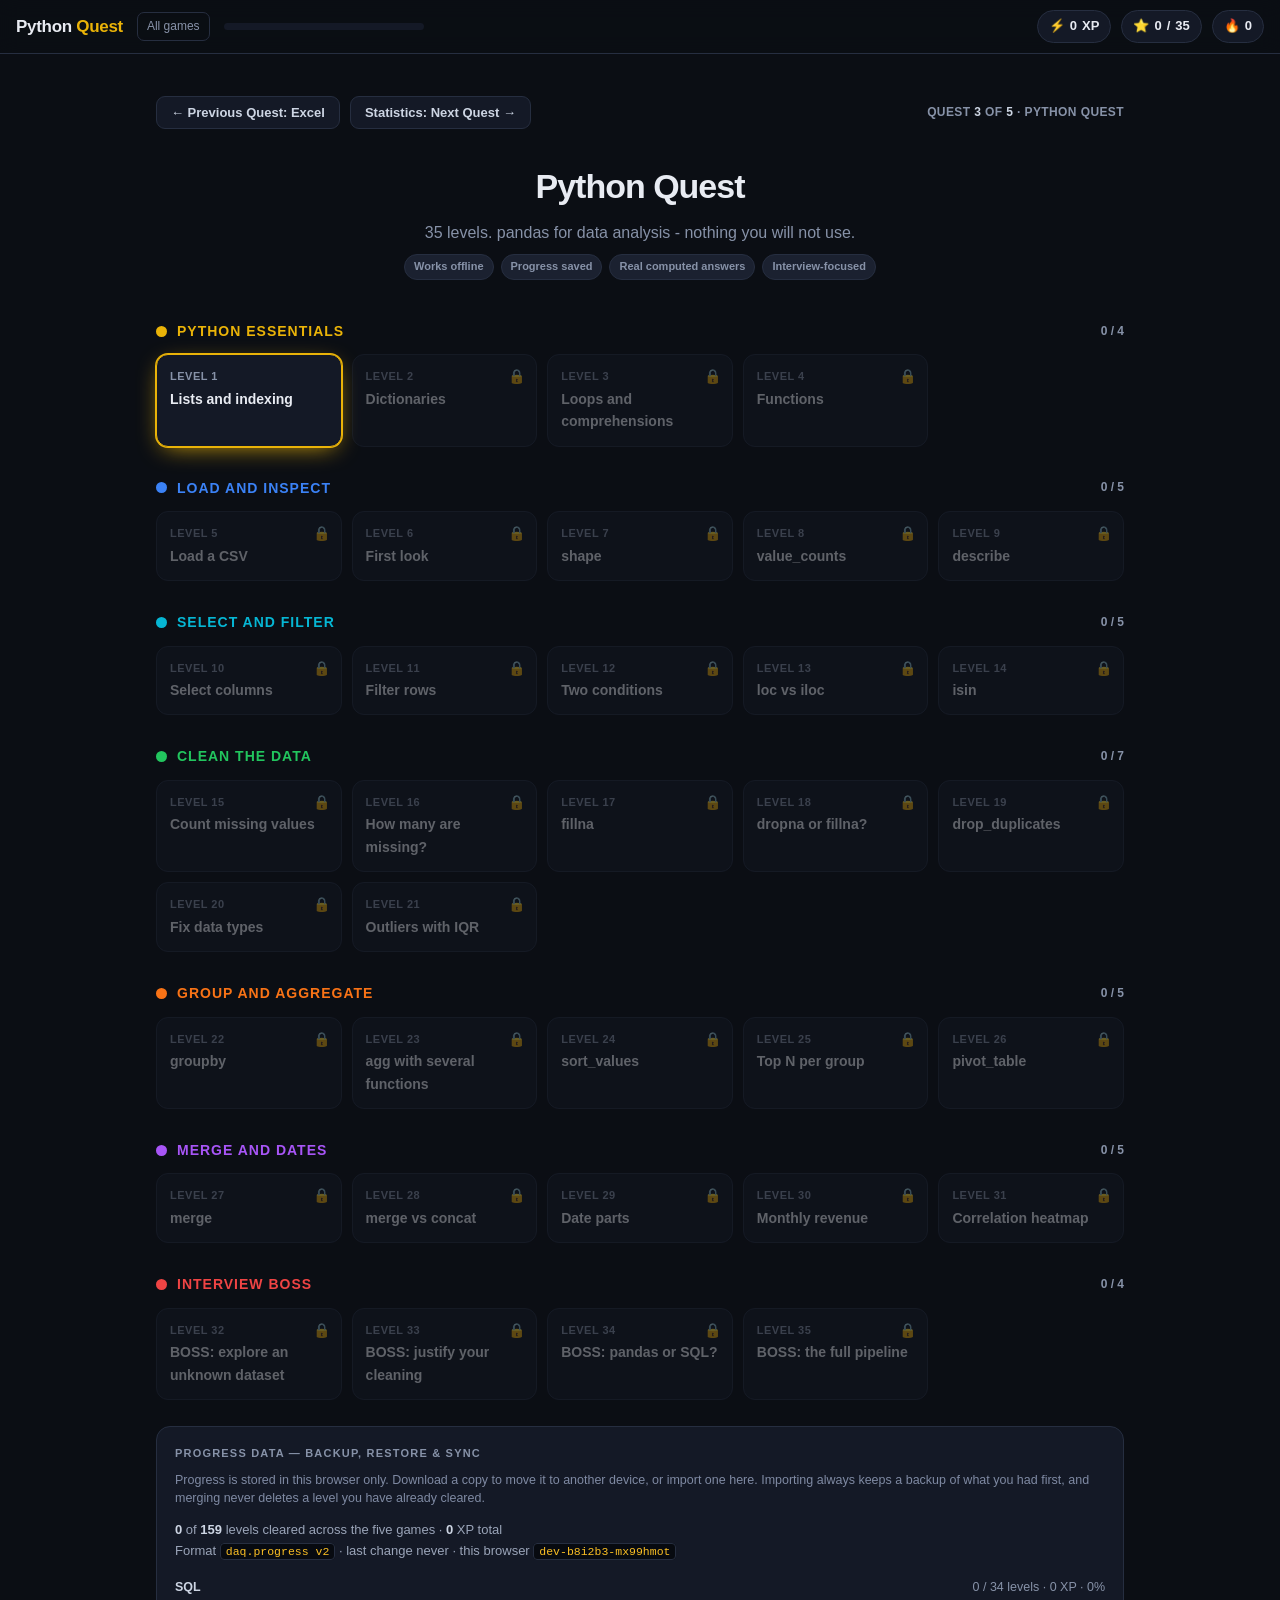
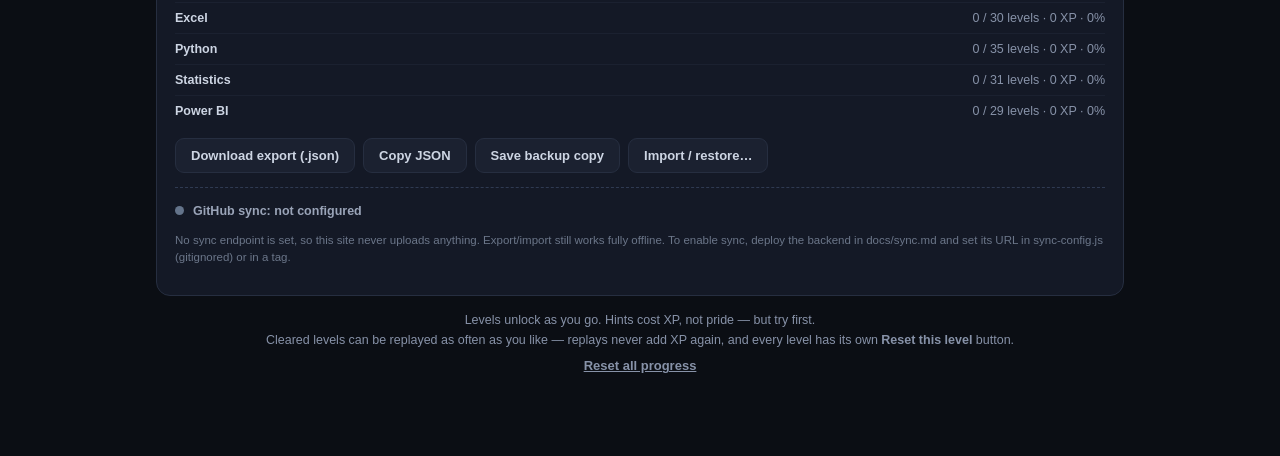
<file: python-quest.html>
<!DOCTYPE html>
<html lang="en"><head><meta charset="utf-8">
<meta name="viewport" content="width=device-width,initial-scale=1">
<title>Python Quest</title>
<style>
*{box-sizing:border-box;margin:0;padding:0}
:root{--bg:#0b0e14;--pan:#141926;--pan2:#1b2130;--br:#262e40;--tx:#e8ebf2;--mut:#8792a8;--ac:#eab308}
body{font-family:-apple-system,BlinkMacSystemFont,'Segoe UI',Roboto,Helvetica,Arial,sans-serif;
background:var(--bg);color:var(--tx);line-height:1.6;-webkit-font-smoothing:antialiased}
code,pre,textarea,input.num,.mono{font-family:ui-monospace,SFMono-Regular,Menlo,Consolas,monospace}
.top{position:sticky;top:0;z-index:100;background:rgba(11,14,20,.93);backdrop-filter:blur(10px);
border-bottom:1px solid var(--br);padding:10px 16px;display:flex;align-items:center;gap:14px;flex-wrap:wrap}
.logo{font-weight:800;font-size:17px;letter-spacing:-.3px;cursor:pointer}
.logo span{color:var(--ac)}
.hm{font-size:12px;color:var(--mut);text-decoration:none;border:1px solid var(--br);padding:4px 9px;border-radius:7px}
.hm:hover{color:var(--tx)}
.stats{display:flex;gap:10px;margin-left:auto;align-items:center;font-size:13px;font-weight:700;flex-wrap:wrap}
.stat{display:flex;align-items:center;gap:5px;background:var(--pan);border:1px solid var(--br);
padding:5px 11px;border-radius:99px}
.xpbar{flex:1;min-width:90px;max-width:200px;height:7px;background:var(--pan);border-radius:99px;overflow:hidden}
.xpbar>div{height:100%;background:linear-gradient(90deg,var(--ac),#a855f7);width:0;transition:width .5s}
.wrap{max-width:1000px;margin:0 auto;padding:24px 16px 80px}
.hero{text-align:center;padding:26px 0 10px}
.hero h1{font-size:34px;font-weight:800;letter-spacing:-1px}
.hero p{color:var(--mut);margin-top:6px}
.world{margin-top:30px}
.wh{display:flex;align-items:center;gap:10px;margin-bottom:12px}
.wdot{width:11px;height:11px;border-radius:99px}
.wh h2{font-size:14px;font-weight:800;letter-spacing:1px;text-transform:uppercase}
.wh .wc{font-size:12px;color:var(--mut);margin-left:auto;font-weight:600}
.nodes{display:grid;grid-template-columns:repeat(auto-fill,minmax(168px,1fr));gap:10px}
.node{background:var(--pan);border:1px solid var(--br);border-radius:12px;padding:13px;cursor:pointer;
position:relative;transition:transform .12s,border-color .12s}
.node:hover{transform:translateY(-2px)}
.node .ln{font-size:11px;color:var(--mut);font-weight:800;letter-spacing:.5px}
.node .lt{font-size:14px;font-weight:600;margin-top:2px}
.node.lock{opacity:.38;cursor:not-allowed}.node.lock:hover{transform:none}
.node.done{border-color:#1e5235;background:linear-gradient(180deg,#14301f22,var(--pan))}
.node.cur{border-color:var(--ac);box-shadow:0 0 0 1px var(--ac),0 6px 24px -8px var(--ac)}
.tick{position:absolute;top:10px;right:11px;font-size:14px}
.lv{display:none}.lv.on{display:block}
.back{background:none;border:none;color:var(--mut);font-size:13px;cursor:pointer;padding:0;font-weight:600}
.back:hover{color:var(--tx)}
.lvhead{display:flex;align-items:baseline;gap:10px;margin:14px 0 4px;flex-wrap:wrap}
.lvhead .n{font-size:12px;font-weight:800;color:var(--ac);letter-spacing:1px}
.lvhead h2{font-size:25px;font-weight:800;letter-spacing:-.5px}
.cols{display:grid;grid-template-columns:1fr 1fr;gap:16px;margin-top:16px}
@media(max-width:860px){.cols{grid-template-columns:1fr}}
.box{background:var(--pan);border:1px solid var(--br);border-radius:14px;padding:18px}
.box h3{font-size:11px;font-weight:800;letter-spacing:1.2px;text-transform:uppercase;color:var(--mut);margin-bottom:10px}
.lesson p{margin-bottom:9px;font-size:14.5px}
.lesson ul{margin:0 0 9px 18px;font-size:14.5px}.lesson li{margin-bottom:4px}
.lesson pre{background:#070a10;border:1px solid var(--br);border-left:3px solid var(--ac);border-radius:8px;
padding:12px;margin:9px 0;font-size:12.5px;color:#a5f3d0;overflow-x:auto;white-space:pre-wrap;line-height:1.5}
.lesson code{background:#070a10;padding:1px 5px;border-radius:4px;font-size:12.5px;color:#fbbf24}
.lesson table{margin:9px 0}
.task{background:linear-gradient(135deg,#1e1b4b55,#312e8133);border:1px solid #4338ca66;
border-radius:12px;padding:15px;font-size:15px}
.task b{color:#c7d2fe}
textarea{width:100%;min-height:130px;background:#070a10;border:1px solid var(--br);border-radius:10px;
color:#dbe4f0;padding:13px;font-size:13.5px;resize:vertical;line-height:1.6}
textarea:focus{outline:none;border-color:var(--ac)}
input.num{width:100%;background:#070a10;border:1px solid var(--br);border-radius:10px;color:#dbe4f0;
padding:14px;font-size:19px;font-weight:700}
input.num:focus{outline:none;border-color:var(--ac)}
.mc{display:flex;flex-direction:column;gap:8px}
.opt{background:#070a10;border:1px solid var(--br);border-radius:10px;padding:12px 14px;cursor:pointer;
font-size:14px;display:flex;gap:10px;align-items:flex-start}
.opt:hover{border-color:#39425a}
.opt.sel{border-color:var(--ac);background:#11162480}
.opt .k{font-weight:800;color:var(--mut);flex-shrink:0}
.opt.sel .k{color:var(--ac)}
.row{display:flex;gap:8px;flex-wrap:wrap;margin-top:10px}
button.b{background:var(--pan2);border:1px solid var(--br);color:#cdd5e3;padding:9px 15px;border-radius:9px;
cursor:pointer;font-size:13px;font-weight:700}
button.b:hover{background:#242c3d}
button.go{background:var(--ac);border-color:var(--ac);color:#fff;flex:1}
button.go:hover{filter:brightness(1.12)}
.msg{margin-top:11px;padding:12px 14px;border-radius:10px;font-size:14px;display:none}
.msg.ok{display:block;background:#0f2a1a;border:1px solid #1e5235;color:#86efac}
.msg.bad{display:block;background:#2a1414;border:1px solid #5c2626;color:#fca5a5}
.hintbox{margin-top:10px;background:#1c1708;border-left:3px solid #f59e0b;border-radius:8px;
padding:10px 13px;font-size:13.5px;color:#fde68a;display:none}
.hintbox.on{display:block}
table{width:100%;border-collapse:collapse;font-size:12.5px}
th{text-align:left;padding:7px 9px;background:#070a10;color:var(--mut);font-weight:700;
border-bottom:1px solid var(--br);white-space:nowrap;font-size:11px;letter-spacing:.4px;text-transform:uppercase}
td{padding:6px 9px;border-bottom:1px solid #1b2130;white-space:nowrap}
tr:last-child td{border-bottom:none}
.scroll{overflow-x:auto;max-height:290px;overflow-y:auto;border:1px solid var(--br);border-radius:9px}
.tabsm{display:flex;gap:5px;margin-bottom:9px;flex-wrap:wrap}
.tabsm button{background:var(--pan2);border:1px solid var(--br);color:var(--mut);font-size:11px;
padding:4px 9px;border-radius:6px;cursor:pointer;font-weight:700}
.tabsm button.on{background:var(--ac);border-color:var(--ac);color:#fff}
.sol{display:none;margin-top:10px}.sol.on{display:block}
.sol pre{background:#070a10;border:1px solid var(--br);border-left:3px solid #22c55e;border-radius:9px;
padding:13px;font-size:13px;color:#86efac;overflow-x:auto;white-space:pre-wrap;line-height:1.6}
.why{margin-top:10px;background:#0d1620;border-left:3px solid #38bdf8;border-radius:8px;padding:11px 13px;
font-size:13.5px;color:#bae6fd;display:none}
.why.on{display:block}
.ov{position:fixed;inset:0;background:rgba(5,7,12,.86);backdrop-filter:blur(5px);z-index:200;
display:none;align-items:center;justify-content:center;padding:20px}
.ov.on{display:flex}
.ovc{background:var(--pan);border:1px solid #2f3a52;border-radius:20px;padding:34px;max-width:420px;
width:100%;text-align:center}
.ovc .em{font-size:52px}
.ovc h3{font-size:25px;font-weight:800;margin:8px 0 4px}
.ovc p{color:var(--mut);font-size:14.5px;margin-bottom:8px}
.gain{display:inline-block;background:#1e1b4b;border:1px solid #4338ca;color:#c7d2fe;
padding:5px 14px;border-radius:99px;font-weight:800;font-size:14px;margin:8px 0 18px}
.ovc .row{justify-content:center}
.fin{background:linear-gradient(135deg,#312e81,#1e1b4b);border:1px solid #4338ca;border-radius:16px;
padding:24px;text-align:center;margin-top:26px}
.fin h3{font-size:21px;font-weight:800}
.fin p{color:#c7d2fe;font-size:14px;margin-top:6px}
.note{color:var(--mut);font-size:12.5px;margin-top:14px;text-align:center}
.pillrow{display:flex;gap:7px;flex-wrap:wrap;margin-top:9px}
.pl{font-size:11px;font-weight:700;padding:3px 9px;border-radius:99px;background:var(--pan2);
border:1px solid var(--br);color:var(--mut)}
</style><link rel="stylesheet" href="progress.css"></head><body>

<div class="top">
  <div class="logo" onclick="goMap()">Python <span>Quest</span></div>
  <a class="hm" href="index.html">All games</a>
  <div class="xpbar"><div id="xpf"></div></div>
  <div class="stats">
    <div class="stat">&#9889; <span id="sxp">0</span> XP</div>
    <div class="stat">&#11088; <span id="sdone">0</span>/<span id="stot">0</span></div>
    <div class="stat">&#128293; <span id="sstreak">0</span></div>
  </div>
</div>

<div class="wrap">
  <div class="qnav" id="qnav"></div>
  <div id="map">
    <div class="hero">
      <h1>Python Quest</h1>
      <p>35 levels. pandas for data analysis - nothing you will not use.</p>
      <div class="pillrow" style="justify-content:center">
        <span class="pl">Works offline</span><span class="pl">Progress saved</span>
        <span class="pl">Real computed answers</span><span class="pl">Interview-focused</span>
      </div>
    </div>
    <div id="worlds"></div>
    <div class="pbox" id="pbox"></div>

    <div class="note">Levels unlock as you go. Hints cost XP, not pride &mdash; but try first.
    <br>Cleared levels can be replayed as often as you like &mdash; replays never add XP again,
    and every level has its own <b>Reset this level</b> button.
    <br><button class="back" style="margin-top:8px;text-decoration:underline" onclick="resetAll()">Reset all progress</button></div>
  </div>

  <div id="lv" class="lv">
    <button class="back" onclick="goMap()">&larr; Back to map</button>
    <div class="lvhead"><span class="n" id="lvn"></span><h2 id="lvt"></h2></div>
    <div class="cols">
      <div>
        <div class="box lesson" id="lesson"></div>
        <div class="box" style="margin-top:16px" id="databox">
          <h3>The DataFrames</h3>
          <div class="tabsm" id="tabsm"></div>
          <div class="scroll" id="tbl"></div>
        </div>
      </div>
      <div>
        <div class="task" id="task"></div>
        <div class="box" style="margin-top:16px">
          <h3 id="anslabel">Your answer</h3>
          <div id="inputzone"></div>
          <div class="row">
            <button class="b go" onclick="check()">Check answer</button>
            <button class="b" onclick="hint()">Hint</button>
            <button class="b" onclick="showSol()">Solution</button>
          </div>
          <div class="hintbox" id="hb"></div>
          <div class="msg" id="msg"></div>
          <div class="sol" id="sol"><h3 style="margin-top:14px">Model answer</h3><pre id="solp"></pre></div>
          <div class="why" id="why"></div>
        </div>
        <div class="box" style="margin-top:16px" id="expbox">
          <h3 id="explabel">Target output</h3>
          <div class="scroll" id="exp"></div>
        </div>
      </div>
    </div>
  </div>
</div>

<div class="ov" id="ov"><div class="ovc">
  <div class="em" id="ovem">&#127881;</div>
  <h3 id="ovh">Correct</h3>
  <p id="ovp"></p>
  <div class="gain" id="ovg"></div>
  <div class="row">
    <button class="b" onclick="closeOv()">Stay here</button>
    <button class="b go" onclick="nextLevel()" id="ovnext">Next level &rarr;</button>
  </div>
</div></div>

<script src="progress.js"></script>
<script src="progress-ui.js"></script>
<script src="sync.js"></script>
<script>
const DATA={"levels": [{"world": 1, "title": "Lists and indexing", "lesson": "<p>A <b>list</b> holds an ordered collection. Indexing starts at <b>0</b>.</p><pre>nums = [10, 20, 30, 40]\nnums[0]   # 10\nnums[-1]  # 40  (last)\nnums[1:3] # [20, 30]</pre><p>Slicing <code>[1:3]</code> includes the start, excludes the end.</p>", "task": "Given <code>nums = [10, 20, 30, 40]</code>, what does <code>nums[1:3]</code> return?", "hints": ["Start is included, end is excluded.", "Positions 1 and 2.", "[20, 30]"], "type": "mc", "options": ["[10, 20, 30]", "[20, 30]", "[20, 30, 40]", "[10, 20]"], "correct": 1, "sol": "nums[1:3] -> [20, 30]. Start inclusive, end exclusive.", "why": "The same inclusive/exclusive rule shows up again in .iloc - which is why loc and iloc behave differently.", "n": 1}, {"world": 1, "title": "Dictionaries", "lesson": "<p>A <b>dict</b> stores key-value pairs.</p><pre>row = {'name': 'Asha', 'salary': 95000}\nrow['salary']   # 95000\nrow.keys()      # dict_keys(['name','salary'])</pre><p>You will meet dicts constantly in pandas &mdash; <code>.agg()</code> and <code>.rename()</code> both take them.</p>", "task": "Write the expression that gets the salary out of <code>row = {'name':'Asha','salary':95000}</code>.", "hints": ["Square brackets, like a list - but with the key.", "row['salary']", "row['salary']"], "sol": "row['salary']", "check": ["row\\s*\\[\\s*['\\\"]salary['\\\"]\\s*\\]"], "ph": "row[...]", "showdata": false, "n": 2, "type": "code"}, {"world": 1, "title": "Loops and comprehensions", "lesson": "<p>The normal loop:</p><pre>doubled = []\nfor n in nums:\n    doubled.append(n * 2)</pre><p>The compact version, which you will see everywhere:</p><pre>doubled = [n * 2 for n in nums]</pre>", "task": "Write a <b>list comprehension</b> that doubles every value in <code>nums</code>.", "hints": ["Square brackets around the whole thing.", "[expression for item in list]", "[n * 2 for n in nums]"], "sol": "[n * 2 for n in nums]", "check": ["\\[\\s*n\\s*\\*\\s*2\\s+for\\s+n\\s+in\\s+nums\\s*\\]"], "ph": "[...]", "showdata": false, "n": 3, "type": "code"}, {"world": 1, "title": "Functions", "lesson": "<p>Package logic you reuse.</p><pre>def margin(revenue, cost):\n    return (revenue - cost) / revenue</pre><p><code>def</code>, a name, parameters, and <code>return</code> for the answer.</p>", "task": "Write a function called <b>margin</b> that takes <b>revenue</b> and <b>cost</b> and returns <code>(revenue - cost) / revenue</code>.", "hints": ["Start with def and end with return.", "def margin(revenue, cost):", "def margin(revenue, cost):\\n    return (revenue - cost) / revenue"], "sol": "def margin(revenue, cost):\n    return (revenue - cost) / revenue", "check": ["def\\s+margin\\s*\\(\\s*revenue\\s*,\\s*cost\\s*\\)", "return", "revenue\\s*-\\s*cost"], "ph": "def ...", "showdata": false, "n": 4, "type": "code"}, {"world": 2, "title": "Load a CSV", "lesson": "<p>Almost every analysis starts with one line.</p><pre>import pandas as pd\ndf = pd.read_csv('sales.csv')</pre><p><code>pd</code> is the universal nickname for pandas. Everyone uses it.</p>", "task": "Write the line that loads <b>sales.csv</b> into a DataFrame called <b>df</b>.", "hints": ["The function lives on pd.", "pd.read_csv('filename')", "df = pd.read_csv('sales.csv')"], "sol": "df = pd.read_csv('sales.csv')", "check": ["df\\s*=\\s*pd\\.read_csv\\s*\\(\\s*['\\\"]sales\\.csv['\\\"]\\s*\\)"], "ph": "df = ...", "n": 5, "type": "code"}, {"world": 2, "title": "First look", "lesson": "<p>Four commands you run on every new dataset, in this order:</p><ul><li><code>df.shape</code> &mdash; (rows, columns)</li><li><code>df.head()</code> &mdash; first 5 rows</li><li><code>df.info()</code> &mdash; column types and non-null counts</li><li><code>df.describe()</code> &mdash; numeric summary</li></ul>", "task": "Which one tells you <b>how many missing values</b> each column has, as part of its output?", "hints": ["One of them reports non-null counts per column.", "It also shows the dtype of each column.", "df.info()"], "type": "mc", "options": ["df.shape", "df.head()", "df.info()", "df.describe()"], "correct": 2, "sol": "df.info() lists each column with its dtype and non-null count - so the gap between that count and the total row count is your missing data.", "why": "'How would you explore a dataset you have never seen?' - open with shape, head, info, describe.", "n": 6}, {"world": 2, "title": "shape", "lesson": "<p><code>df.shape</code> returns a tuple: <b>(rows, columns)</b>. No brackets &mdash; it is an attribute, not a method.</p>", "task": "The <b>sales</b> table on the left has 12 rows. Including <code>revenue</code>, it has 9 columns. What does <code>df.shape</code> return? Enter the <b>number of rows</b>.", "hints": ["Count the rows in the data table.", "There are 12 orders.", "12"], "type": "num", "answer": 12, "tol": 0.1, "sol": "df.shape -> (12, 9). Rows first, then columns.", "n": 7}, {"world": 2, "title": "value_counts", "lesson": "<p>The fastest way to understand a categorical column.</p><pre>df['region'].value_counts()</pre><p>It counts each distinct value, sorted most common first.</p>", "task": "Write the code that counts how many orders came from each <b>region</b>.", "hints": ["Select the column, then call the method.", "df['region'].value_counts()", "df['region'].value_counts()"], "sol": "df['region'].value_counts()", "check": ["df\\s*\\[\\s*['\\\"]region['\\\"]\\s*\\]", "value_counts\\s*\\(\\s*\\)"], "ph": "df...", "exp": {"cols": ["region", "count"], "rows": [["East", "5"], ["West", "4"], ["North", "3"]]}, "explabel": "Real output", "n": 8, "type": "code"}, {"world": 2, "title": "describe", "lesson": "<p><code>df.describe()</code> gives count, mean, std, min, 25%, 50% (the median), 75% and max for every numeric column.</p><p>Read it as a quick health check: are the ranges sensible? Is the mean far from the median (that means skew)? Is the count lower than the row count (that means missing values)?</p>", "task": "In <code>df.describe()</code> output, which row is the <b>median</b>?", "hints": ["The median is the middle value.", "It is a percentile.", "The 50% row."], "type": "mc", "options": ["mean", "50%", "std", "count"], "correct": 1, "sol": "The 50% row is the median - the 50th percentile.", "why": "If mean and 50% are far apart, the data is skewed and you should report the median instead.", "n": 9}, {"world": 3, "title": "Select columns", "lesson": "<p>One column (gives a Series):</p><pre>df['revenue']</pre><p>Several columns (gives a DataFrame) &mdash; note the <b>double</b> brackets:</p><pre>df[['customer', 'revenue']]</pre>", "task": "Select just the <b>customer</b> and <b>revenue</b> columns.", "hints": ["More than one column needs a list inside the brackets.", "Double square brackets.", "df[['customer','revenue']]"], "sol": "df[['customer','revenue']]", "check": ["df\\s*\\[\\s*\\[", "customer", "revenue"], "ph": "df...", "exp": {"cols": ["customer", "revenue"], "rows": [["Nova", "165000"], ["Orbit", "120000"], ["Pixel", "96000"], ["Nova", "110000"], ["Quay", "88000"], ["Orbit", "72000"], ["Nova", "120000"], ["Rill", "160000"], ["Pixel", "55000"], ["Quay", "66000"], ["Nova", "96000"], ["Orbit", "110000"]]}, "explabel": "Real output", "n": 10, "type": "code"}, {"world": 3, "title": "Filter rows", "lesson": "<p>Put a condition inside the brackets. pandas keeps the rows where it is True.</p><pre>df[df['revenue'] &gt; 100000]</pre><p>Read it as: from df, take the rows where revenue is over 100000.</p>", "task": "Filter to the rows where <b>revenue is greater than 100000</b>.", "hints": ["The condition goes inside df[...].", "df[df['revenue'] > 100000]", "df[df['revenue'] > 100000]"], "sol": "df[df['revenue'] > 100000]", "check": ["df\\s*\\[\\s*df\\s*\\[\\s*['\\\"]revenue['\\\"]\\s*\\]\\s*>\\s*100000\\s*\\]"], "ph": "df...", "exp": {"cols": ["order_id", "customer", "region", "product", "units", "price", "order_date", "rating", "revenue"], "rows": [["1", "Nova", "East", "Laptop", "3", "55000", "2025-01-05", 4.5, "165000"], ["2", "Orbit", "West", "Monitor", "10", "12000", "2025-01-22", null, "120000"], ["4", "Nova", "East", "Laptop", "2", "55000", "2025-02-14", 4.9, "110000"], ["7", "Nova", "East", "Chair", "15", "8000", "2025-03-11", 3.2, "120000"], ["8", "Rill", "North", "Chair", "20", "8000", "2025-03-27", 4.7, "160000"], ["12", "Orbit", "West", "Laptop", "2", "55000", "2025-05-02", 5.0, "110000"]]}, "explabel": "Real output", "n": 11, "type": "code"}, {"world": 3, "title": "Two conditions", "lesson": "<p>Use <code>&amp;</code> for and, <code>|</code> for or. <b>Every condition needs its own brackets.</b></p><pre>df[(df['region']=='East') &amp; (df['units'] &gt; 5)]</pre><p style='color:#fbbf24'>Writing <code>and</code> instead of <code>&amp;</code> raises an error. Forgetting the inner brackets does too.</p>", "task": "Filter to rows where <b>region is East</b> AND <b>units is greater than 5</b>.", "hints": ["Two conditions joined with &.", "Each condition in its own brackets.", "df[(df['region']=='East') & (df['units'] > 5)]"], "sol": "df[(df['region'] == 'East') & (df['units'] > 5)]", "check": ["df\\s*\\[\\s*\\(", "region", "east", "&", "units", ">\\s*5"], "ph": "df...", "exp": {"cols": ["order_id", "customer", "region", "product", "units", "price", "order_date", "rating", "revenue"], "rows": [["3", "Pixel", "East", "Chair", "12", "8000", "2025-02-03", 3.8, "96000"], ["7", "Nova", "East", "Chair", "15", "8000", "2025-03-11", 3.2, "120000"]]}, "explabel": "Real output", "why": "The missing-brackets error is so common that recognising it instantly is a small signal of real experience.", "n": 12, "type": "code"}, {"world": 3, "title": "loc vs iloc", "lesson": "<p>The guaranteed interview question.</p><ul><li><b>.loc</b> selects by <b>label</b> &mdash; column names, index labels. End is <b>included</b>.</li><li><b>.iloc</b> selects by <b>integer position</b>. End is <b>excluded</b>.</li></ul><pre>df.loc[0:2, 'customer']   # rows 0,1,2\ndf.iloc[0:2, 1]          # rows 0,1</pre>", "task": "What is the difference between <code>.loc</code> and <code>.iloc</code>?", "hints": ["One uses names, the other uses numbers.", "Also think about slice end behaviour.", "loc is label-based and inclusive; iloc is position-based and exclusive."], "type": "mc", "options": ["They are identical", ".loc selects by label and includes the slice end; .iloc selects by integer position and excludes it", ".loc is for rows, .iloc is for columns", ".iloc is faster but otherwise the same"], "correct": 1, "sol": ".loc = labels, end inclusive.  .iloc = integer positions, end exclusive.", "why": "Say both halves - the label/position difference AND the inclusive/exclusive difference. Most candidates only say the first.", "n": 13}, {"world": 3, "title": "isin", "lesson": "<p>Filtering on several values at once. The pandas version of SQL's <code>IN</code>.</p><pre>df[df['region'].isin(['East','North'])]</pre>", "task": "Filter to rows where <b>region</b> is either <b>East</b> or <b>North</b>, using <code>isin</code>.", "hints": ["isin takes a list.", "df[df['region'].isin([...])]", "df[df['region'].isin(['East','North'])]"], "sol": "df[df['region'].isin(['East','North'])]", "check": ["isin\\s*\\(\\s*\\[", "east", "north"], "ph": "df...", "exp": {"cols": ["order_id", "customer", "region", "product", "units", "price", "order_date", "rating", "revenue"], "rows": [["1", "Nova", "East", "Laptop", "3", "55000", "2025-01-05", 4.5, "165000"], ["3", "Pixel", "East", "Chair", "12", "8000", "2025-02-03", 3.8, "96000"], ["4", "Nova", "East", "Laptop", "2", "55000", "2025-02-14", 4.9, "110000"], ["5", "Quay", "North", "Desk", "4", "22000", "2025-02-19", null, "88000"], ["7", "Nova", "East", "Chair", "15", "8000", "2025-03-11", 3.2, "120000"], ["8", "Rill", "North", "Chair", "20", "8000", "2025-03-27", 4.7, "160000"], ["9", "Pixel", "East", "Laptop", "1", "55000", "2025-04-08", null, "55000"], ["10", "Quay", "North", "Desk", "3", "22000", "2025-04-19", 4.0, "66000"]]}, "explabel": "Real output", "n": 14, "type": "code"}, {"world": 4, "title": "Count missing values", "lesson": "<p>Always the first cleaning step.</p><pre>df.isnull().sum()</pre><p><code>isnull()</code> gives True/False for every cell; <code>sum()</code> counts the Trues per column, because True counts as 1.</p>", "task": "Write the code that counts <b>missing values per column</b>.", "hints": ["Two methods chained.", "isnull() then sum().", "df.isnull().sum()"], "sol": "df.isnull().sum()", "check": ["isnull\\s*\\(\\s*\\)|isna\\s*\\(\\s*\\)", "sum\\s*\\(\\s*\\)"], "ph": "df...", "exp": {"cols": ["index", "0"], "rows": [["order_id", "0"], ["customer", "0"], ["region", "0"], ["product", "0"], ["units", "0"], ["price", "0"], ["order_date", "0"], ["rating", "3"], ["revenue", "0"]]}, "explabel": "Real output - rating has 3 gaps", "n": 15, "type": "code"}, {"world": 4, "title": "How many are missing?", "lesson": "<p>Look at the <b>rating</b> column in the data table on the left. Blank cells show as <span style='color:#64748b'>NULL</span>.</p>", "task": "How many missing values does the <b>rating</b> column have?", "hints": ["Scan the rating column in the sales table.", "Count the NULL entries.", "Three."], "type": "num", "answer": 3, "tol": 0.1, "sol": "3 missing ratings out of 12 rows (25%).", "n": 16}, {"world": 4, "title": "fillna", "lesson": "<p>Replace missing values.</p><pre>df['rating'].fillna(df['rating'].median())</pre><p>Which filler you pick is the real question:</p><ul><li><b>median</b> for skewed numbers or when outliers exist</li><li><b>mean</b> for roughly symmetric data</li><li><b>mode</b> or <code>'Unknown'</code> for categories</li></ul>", "task": "Fill the missing <b>rating</b> values with the <b>median</b> rating.", "hints": ["Call fillna on the column.", "Pass df['rating'].median() into it.", "df['rating'].fillna(df['rating'].median())"], "sol": "df['rating'] = df['rating'].fillna(df['rating'].median())", "check": ["fillna\\s*\\(", "median\\s*\\(\\s*\\)", "rating"], "ph": "df...", "why": "In the interview, never just say 'I fill with the mean'. Say what you fill with AND why - that is the actual test.", "n": 17, "type": "code"}, {"world": 4, "title": "dropna or fillna?", "lesson": "<p>There is no universal right answer, which is exactly why it gets asked.</p><ul><li><b>Drop</b> when the missing rows are few and look random</li><li><b>Fill</b> when dropping would lose too much data</li><li><b>Leave them</b> when missing is itself meaningful &mdash; 'no rating' may mean 'never reviewed'</li></ul>", "task": "Two percent of rows are missing a value, and nothing about them looks systematic. What is the reasonable move?", "hints": ["Two percent is small.", "Dropping costs you almost nothing here.", "Drop them, and say why."], "type": "mc", "options": ["Always fill with the mean", "Drop those rows, since 2% is a trivial loss and there is no pattern to preserve", "Delete the whole column", "Replace with zero"], "correct": 1, "sol": "Drop them - 2% random missingness is not worth imputing. State the reasoning out loud; that is what is being assessed.", "why": "Replacing missing numbers with 0 is the classic beginner mistake. Zero is a real value and it will drag your averages down.", "n": 18}, {"world": 4, "title": "drop_duplicates", "lesson": "<p>Remove repeated rows.</p><pre>df.drop_duplicates()                      # fully identical rows\ndf.drop_duplicates(subset=['customer'])   # first row per customer</pre>", "task": "Write the code that removes <b>fully duplicated rows</b> from df.", "hints": ["One method, no arguments needed.", "df.drop_duplicates()", "df.drop_duplicates()"], "sol": "df = df.drop_duplicates()", "check": ["drop_duplicates\\s*\\("], "ph": "df...", "n": 19, "type": "code"}, {"world": 4, "title": "Fix data types", "lesson": "<p>A column of numbers read in as text will break maths. For example: <code>df['units'] = df['units'].astype(int)</code> and <code>df['order_date'] = pd.to_datetime(df['order_date'])</code>. Check with <code>df.dtypes</code>: <code>object</code> often means strings or mixed Python objects, so inspect the values rather than assuming.</p>", "task": "Convert the <b>order_date</b> column to a proper datetime.", "hints": ["There is a pandas function for this.", "pd.to_datetime(...)", "df['order_date'] = pd.to_datetime(df['order_date'])"], "sol": "df['order_date'] = pd.to_datetime(df['order_date'])", "check": ["pd\\.to_datetime\\s*\\(", "order_date"], "ph": "df...", "n": 20, "type": "code"}, {"world": 4, "title": "Outliers with IQR", "lesson": "<p>The standard method:</p><pre>Q1 = df['revenue'].quantile(0.25)\nQ3 = df['revenue'].quantile(0.75)\nIQR = Q3 - Q1\nlow, high = Q1 - 1.5*IQR, Q3 + 1.5*IQR</pre><p>Anything outside that range is flagged. Visualise it with a boxplot.</p>", "task": "Write the line that computes <b>Q1</b> &mdash; the 25th percentile of revenue.", "hints": ["There is a quantile method.", "Pass 0.25 to it.", "Q1 = df['revenue'].quantile(0.25)"], "sol": "Q1 = df['revenue'].quantile(0.25)", "check": ["quantile\\s*\\(\\s*0?\\.25\\s*\\)", "revenue"], "ph": "Q1 = ...", "why": "Follow up by saying you would check whether the outlier is a data error or a real extreme value before removing anything.", "n": 21, "type": "code"}, {"world": 5, "title": "groupby", "lesson": "<p>The pandas equivalent of SQL's GROUP BY.</p><pre>df.groupby('region')['revenue'].sum()</pre><p>Read it as: split by region, take the revenue column, add it up within each group.</p>", "task": "Total <b>revenue by region</b>.", "hints": ["groupby the column, then pick revenue, then aggregate.", "df.groupby('region')['revenue'].sum()", "df.groupby('region')['revenue'].sum()"], "sol": "df.groupby('region')['revenue'].sum()", "check": ["groupby\\s*\\(\\s*['\\\"]region['\\\"]\\s*\\)", "revenue", "sum\\s*\\(\\s*\\)"], "ph": "df...", "exp": {"cols": ["region", "revenue"], "rows": [["East", "546000"], ["North", "314000"], ["West", "398000"]]}, "explabel": "Real output", "n": 22, "type": "code"}, {"world": 5, "title": "agg with several functions", "lesson": "<p>Get more than one number per group.</p><pre>df.groupby('region').agg(\n    total=('revenue','sum'),\n    orders=('order_id','count')\n)</pre><p>Each output column is <code>name=(column, function)</code>.</p>", "task": "Group by <b>region</b> and produce <b>total</b> (sum of revenue) and <b>orders</b> (count of order_id).", "hints": ["Use .agg() after groupby.", "Name each output: total=('revenue','sum').", "df.groupby('region').agg(total=('revenue','sum'), orders=('order_id','count'))"], "sol": "df.groupby('region').agg(total=('revenue','sum'), orders=('order_id','count'))", "check": ["groupby\\s*\\(", "agg\\s*\\(", "revenue", "sum", "count"], "ph": "df...", "exp": {"cols": ["region", "total", "orders"], "rows": [["East", "546000", "5"], ["North", "314000", "3"], ["West", "398000", "4"]]}, "explabel": "Real output", "n": 23, "type": "code"}, {"world": 5, "title": "sort_values", "lesson": "<p>Sorting. Default is ascending, so you almost always want <code>ascending=False</code>.</p><pre>df.sort_values('revenue', ascending=False)</pre>", "task": "Sort the whole DataFrame by <b>revenue</b>, highest first.", "hints": ["One method, two arguments.", "ascending=False gives you descending.", "df.sort_values('revenue', ascending=False)"], "sol": "df.sort_values('revenue', ascending=False)", "check": ["sort_values\\s*\\(", "revenue", "ascending\\s*=\\s*false"], "ph": "df...", "exp": {"cols": ["order_id", "customer", "region", "product", "units", "price", "order_date", "rating", "revenue"], "rows": [["1", "Nova", "East", "Laptop", "3", "55000", "2025-01-05", 4.5, "165000"], ["8", "Rill", "North", "Chair", "20", "8000", "2025-03-27", 4.7, "160000"], ["7", "Nova", "East", "Chair", "15", "8000", "2025-03-11", 3.2, "120000"], ["2", "Orbit", "West", "Monitor", "10", "12000", "2025-01-22", null, "120000"], ["12", "Orbit", "West", "Laptop", "2", "55000", "2025-05-02", 5.0, "110000"], ["4", "Nova", "East", "Laptop", "2", "55000", "2025-02-14", 4.9, "110000"]]}, "explabel": "Real output (top 6 shown)", "n": 24, "type": "code"}, {"world": 5, "title": "Top N per group", "lesson": "<p>Same problem you solved with window functions in SQL. In pandas it is a one-liner:</p><pre>df.sort_values('revenue', ascending=False)\\\n  .groupby('region').head(2)</pre><p>Sort first, then take the first N of each group.</p>", "task": "Get the <b>top 2 orders by revenue within each region</b>.", "hints": ["Sort before grouping.", "Then .groupby('region').head(2)", "df.sort_values('revenue',ascending=False).groupby('region').head(2)"], "sol": "df.sort_values('revenue', ascending=False).groupby('region').head(2)", "check": ["sort_values\\s*\\(", "groupby\\s*\\(\\s*['\\\"]region['\\\"]\\s*\\)", "head\\s*\\(\\s*2\\s*\\)"], "ph": "df...", "exp": {"cols": ["order_id", "customer", "region", "product", "units", "price", "order_date", "rating", "revenue"], "rows": [["1", "Nova", "East", "Laptop", "3", "55000", "2025-01-05", 4.5, "165000"], ["8", "Rill", "North", "Chair", "20", "8000", "2025-03-27", 4.7, "160000"], ["7", "Nova", "East", "Chair", "15", "8000", "2025-03-11", 3.2, "120000"], ["2", "Orbit", "West", "Monitor", "10", "12000", "2025-01-22", null, "120000"], ["12", "Orbit", "West", "Laptop", "2", "55000", "2025-05-02", 5.0, "110000"], ["5", "Quay", "North", "Desk", "4", "22000", "2025-02-19", null, "88000"]]}, "explabel": "Real output", "why": "Good answer when asked 'can you do in pandas what you did in SQL?' - show you know both routes.", "n": 25, "type": "code"}, {"world": 5, "title": "pivot_table", "lesson": "<p>Like an Excel pivot table, in code. Empty region/product combinations are normally missing values; set <code>fill_value=0</code> when zero sales should be shown as zero.</p><pre>df.pivot_table(index='region', columns='product', values='revenue', aggfunc='sum', fill_value=0)</pre>", "task": "Build a pivot with region as rows and product as columns, summing revenue and showing missing combinations as 0.", "hints": ["Use index, columns, values and aggfunc.", "Use aggfunc='sum' and fill_value=0.", "df.pivot_table(index='region', columns='product', values='revenue', aggfunc='sum', fill_value=0)"], "sol": "df.pivot_table(index='region', columns='product', values='revenue', aggfunc='sum', fill_value=0)", "check": ["pivot_table\\s*\\(", "index\\s*=", "region", "columns\\s*=", "product", "aggfunc", "fill_value\\s*=\\s*0"], "ph": "df...", "exp": {"cols": ["region", "Chair", "Desk", "Laptop", "Monitor"], "rows": [["East", 216000.0, 0.0, 330000.0, 0.0], ["North", 160000.0, 154000.0, 0.0, 0.0], ["West", 0.0, 0.0, 110000.0, 288000.0]]}, "explabel": "Real output (blanks shown as 0)", "n": 26, "type": "code", "why": "Without fill_value=0, absent region/product combinations are missing values (NaN), not zero. Use zero only when it represents no sales for this report."}, {"world": 6, "title": "merge", "lesson": "<p>A SQL join, in pandas.</p><pre>pd.merge(df, customers, on='customer', how='left')</pre><p><code>how</code> maps straight onto SQL: <b>inner</b>, <b>left</b>, <b>right</b>, <b>outer</b>.</p>", "task": "Join <b>df</b> to <b>customers</b> on the <b>customer</b> column, keeping every row of df.", "hints": ["Keeping every row of the left table means a left join.", "how='left'", "pd.merge(df, customers, on='customer', how='left')"], "sol": "pd.merge(df, customers, on='customer', how='left')", "check": ["merge\\s*\\(", "on\\s*=\\s*['\\\"]customer['\\\"]", "how\\s*=\\s*['\\\"]left['\\\"]"], "ph": "df...", "exp": {"cols": ["order_id", "customer", "city", "tier", "revenue"], "rows": [["1", "Nova", "Hyderabad", "Gold", "165000"], ["2", "Orbit", "Bengaluru", "Silver", "120000"], ["3", "Pixel", "Hyderabad", "Silver", "96000"], ["4", "Nova", "Hyderabad", "Gold", "110000"], ["5", "Quay", "Chennai", "Gold", "88000"], ["6", "Orbit", "Bengaluru", "Silver", "72000"], ["7", "Nova", "Hyderabad", "Gold", "120000"], ["8", "Rill", null, null, "160000"], ["9", "Pixel", "Hyderabad", "Silver", "55000"], ["10", "Quay", "Chennai", "Gold", "66000"], ["11", "Nova", "Hyderabad", "Gold", "96000"], ["12", "Orbit", "Bengaluru", "Silver", "110000"]]}, "explabel": "Real output - note Rill has no match, so city is NULL", "n": 27, "type": "code"}, {"world": 6, "title": "merge vs concat", "lesson": "<p>Two different jobs, often confused:</p><ul><li><b>merge</b> &mdash; combines by matching a key. A join.</li><li><b>concat</b> &mdash; stacks frames together. Vertically (axis=0) or side by side (axis=1).</li></ul><p>If you have January and February in two files with the same columns, that is concat. If you have orders and customers, that is merge.</p>", "task": "You have twelve monthly files with identical columns and want one DataFrame. Which do you use?", "hints": ["No key matching is needed here.", "You are stacking, not joining.", "concat"], "type": "mc", "options": ["merge, on the date column", "concat, stacking them vertically", "pivot_table", "groupby"], "correct": 1, "sol": "pd.concat([jan, feb, ...]) stacks them. merge is for matching on a key.", "why": "A clean, confident answer to 'merge vs concat' is worth having ready - it is asked often.", "n": 28}, {"world": 6, "title": "Date parts", "lesson": "<p>Once a column is a real datetime, the <code>.dt</code> accessor unlocks everything.</p><pre>df['order_date'].dt.year\ndf['order_date'].dt.month\ndf['order_date'].dt.day_name()</pre>", "task": "Create a <b>month</b> column holding the month number from <b>order_date</b>.", "hints": ["Use the .dt accessor.", "df['order_date'].dt.month", "df['month'] = df['order_date'].dt.month"], "sol": "df['month'] = df['order_date'].dt.month", "check": ["\\.dt\\.month", "order_date"], "ph": "df...", "exp": {"cols": ["order_id", "order_date", "month"], "rows": [["1", "2025-01-05", "1"], ["2", "2025-01-22", "1"], ["3", "2025-02-03", "2"], ["4", "2025-02-14", "2"], ["5", "2025-02-19", "2"], ["6", "2025-03-02", "3"], ["7", "2025-03-11", "3"], ["8", "2025-03-27", "3"], ["9", "2025-04-08", "4"], ["10", "2025-04-19", "4"], ["11", "2025-04-25", "4"], ["12", "2025-05-02", "5"]]}, "explabel": "Real output", "n": 29, "type": "code"}, {"world": 6, "title": "Monthly revenue", "lesson": "<p>Combine what you know: extract the month, then group by it.</p><pre>df.groupby(df['order_date'].dt.month)['revenue'].sum()</pre><p>This dataset covers one year. With multiple years, group by both year and month (or a year-month period) so different years' Januaries are not combined.</p>", "task": "Total <b>revenue per month</b>.", "hints": ["Group by the month part of the date.", "df.groupby(df['order_date'].dt.month)", "df.groupby(df['order_date'].dt.month)['revenue'].sum()"], "sol": "df.groupby(df['order_date'].dt.month)['revenue'].sum()", "check": ["groupby\\s*\\(", "\\.dt\\.month", "revenue", "sum\\s*\\("], "ph": "df...", "exp": {"cols": ["month", "revenue"], "rows": [["1", "285000"], ["2", "294000"], ["3", "352000"], ["4", "217000"], ["5", "110000"]]}, "explabel": "Real output", "n": 30, "type": "code"}, {"world": 6, "title": "Correlation heatmap", "lesson": "<p>A standard way to inspect linear relationships between numeric columns. For a small matrix, <code>annot=True</code> prints the coefficients in the cells; on a large matrix those labels can clutter the chart.</p><pre>import seaborn as sns\nsns.heatmap(df.corr(numeric_only=True), annot=True)</pre>", "task": "Write the seaborn line that draws an <b>annotated correlation heatmap</b>.", "hints": ["sns.heatmap takes a correlation matrix.", "df.corr() produces that matrix.", "sns.heatmap(df.corr(numeric_only=True), annot=True)"], "sol": "sns.heatmap(df.corr(numeric_only=True), annot=True)", "check": ["heatmap\\s*\\(", "corr\\s*\\(", "annot\\s*=\\s*true"], "ph": "sns...", "why": "Follow it with 'and of course correlation is not causation' - free credibility.", "n": 31, "type": "code"}, {"world": 7, "title": "BOSS: explore an unknown dataset", "lesson": "<p>Final world. These are the questions, phrased the way an interviewer phrases them.</p>", "task": "'You are handed a CSV you have never seen. Walk me through your first ten minutes.'", "hints": ["Structure beats listing random commands.", "Shape and types first, then quality, then content.", "shape, head, info, describe, nulls, value_counts, then plots."], "type": "mc", "options": ["Start building charts immediately", "shape and head to see the size and layout, info for types and nulls, describe for distributions, isnull().sum() for missingness, value_counts on categoricals, then a few plots", "Run a machine learning model to see what predicts what", "Delete all rows with missing values, then start"], "correct": 1, "sol": "shape -> head -> info -> describe -> isnull().sum() -> value_counts on categoricals -> correlation + a few plots. Narrate it in that order and you sound systematic.", "why": "They are testing whether you have a repeatable process, not whether you know obscure functions.", "n": 32}, {"world": 7, "title": "BOSS: justify your cleaning", "lesson": "<p>The follow-up that catches people out.</p>", "task": "'You filled the missing values with the median. Why not the mean? Assume the column is numeric, visibly right-skewed and contains an extreme high outlier.'", "hints": ["Think about what pulls a mean around.", "Consider the shape of the distribution.", "The median resists outliers and skew."], "type": "mc", "options": ["The median is always more accurate", "The extreme value pulls the mean upward, while the median is more resistant and better represents the typical value here", "The mean cannot be used on numeric columns", "It was faster to compute"], "correct": 1, "sol": "For this visibly right-skewed column with an extreme outlier, the median is less affected and better represents a typical value. For roughly symmetric data without influential outliers, the mean can also be reasonable.", "why": "Never answer a 'why' question with 'because that is what people do'. Tie it to the data.", "n": 33}, {"world": 7, "title": "BOSS: pandas or SQL?", "lesson": "<p>Judgement, again.</p>", "task": "The data sits in a database table with 40 million rows and you need revenue by region by month.", "hints": ["Think about where the computation should happen.", "Moving 40 million rows anywhere is a bad start.", "Aggregate in SQL first."], "type": "mc", "options": ["Load it all into pandas and use groupby", "Aggregate in SQL with GROUP BY so only the small summary comes back, then use pandas or a BI tool for the rest", "Export to Excel", "Sample 100 rows and extrapolate"], "correct": 1, "sol": "Push the aggregation to the database. Bring back the small result. pandas is for data that fits comfortably in memory.", "why": "Knowing the limits of your tools is a senior trait. Showing it as a fresher stands out.", "n": 34}, {"world": 7, "title": "BOSS: the full pipeline", "lesson": "<p>Last level. Everything in one line of thinking.</p>", "task": "Write the chained code that: filters to <b>East</b> region, groups by <b>product</b>, sums <b>revenue</b>, and sorts highest first.", "hints": ["Filter first, then group, then aggregate, then sort.", "df[df['region']=='East'].groupby('product')['revenue'].sum()", "df[df['region']=='East'].groupby('product')['revenue'].sum().sort_values(ascending=False)"], "sol": "(df[df['region'] == 'East']\n   .groupby('product')['revenue']\n   .sum()\n   .sort_values(ascending=False))", "check": ["region", "east", "groupby\\s*\\(\\s*['\\\"]product['\\\"]\\s*\\)", "revenue", "sum\\s*\\(\\s*\\)", "sort_values\\s*\\("], "ph": "df...", "exp": {"cols": ["product", "revenue"], "rows": [["Laptop", "330000"], ["Chair", "216000"]]}, "explabel": "Real output", "n": 35, "type": "code"}], "worlds": {"1": ["Python essentials", "#eab308"], "2": ["Load and inspect", "#3b82f6"], "3": ["Select and filter", "#06b6d4"], "4": ["Clean the data", "#22c55e"], "5": ["Group and aggregate", "#f97316"], "6": ["Merge and dates", "#a855f7"], "7": ["Interview boss", "#ef4444"]}, "tables": {"sales (12 rows)": {"cols": ["order_id", "customer", "region", "product", "units", "price", "order_date", "rating", "revenue"], "rows": [["1", "Nova", "East", "Laptop", "3", "55000", "2025-01-05", 4.5, "165000"], ["2", "Orbit", "West", "Monitor", "10", "12000", "2025-01-22", null, "120000"], ["3", "Pixel", "East", "Chair", "12", "8000", "2025-02-03", 3.8, "96000"], ["4", "Nova", "East", "Laptop", "2", "55000", "2025-02-14", 4.9, "110000"], ["5", "Quay", "North", "Desk", "4", "22000", "2025-02-19", null, "88000"], ["6", "Orbit", "West", "Monitor", "6", "12000", "2025-03-02", 4.1, "72000"], ["7", "Nova", "East", "Chair", "15", "8000", "2025-03-11", 3.2, "120000"], ["8", "Rill", "North", "Chair", "20", "8000", "2025-03-27", 4.7, "160000"], ["9", "Pixel", "East", "Laptop", "1", "55000", "2025-04-08", null, "55000"], ["10", "Quay", "North", "Desk", "3", "22000", "2025-04-19", 4.0, "66000"], ["11", "Nova", "West", "Monitor", "8", "12000", "2025-04-25", 3.9, "96000"], ["12", "Orbit", "West", "Laptop", "2", "55000", "2025-05-02", 5.0, "110000"]]}, "customers": {"cols": ["customer", "city", "tier"], "rows": [["Nova", "Hyderabad", "Gold"], ["Orbit", "Bengaluru", "Silver"], ["Pixel", "Hyderabad", "Silver"], ["Quay", "Chennai", "Gold"], ["Stone", "Pune", "Bronze"]]}}};

const K='pyquest_v1', QID='python';
/* Progress is owned by the shared engine in progress.js: one versioned envelope for all
   five games, mirrored back into this game's old key. If the engine is missing we fall
   back to the raw key so the page still works from cache. */
function load(){
  if(window.DAQ&&DAQ.ready())return DAQ.view(QID);
  try{return JSON.parse(localStorage.getItem(K)||'{}')}catch(e){return{}}
}
function store(){
  if(window.DAQ&&DAQ.ready()){DAQ.commit(QID,S);return;}
  try{localStorage.setItem(K,JSON.stringify(S))}catch(e){}
}
let S=load();
S.done=S.done||{}; S.xp=S.xp||0; S.hints=S.hints||{}; S.streak=S.streak||0; S.ans=S.ans||{};
let cur=0, hintIdx=0, mcPick=null;
const LV=DATA.levels, W=DATA.worlds, T=DATA.tables||{}, TOT=LV.length;

function maxUnlocked(){let m=1;for(let i=1;i<=TOT;i++){if(S.done[i])m=Math.max(m,i+1);}return m;}
function buildMap(){
  const byW={};LV.forEach(l=>{(byW[l.world]=byW[l.world]||[]).push(l)});
  const mu=maxUnlocked();let h='';
  Object.keys(byW).forEach(w=>{
    const nm=W[w][0],col=W[w][1],ls=byW[w];
    const dn=ls.filter(l=>S.done[l.n]).length;
    h+='<div class="world"><div class="wh"><span class="wdot" style="background:'+col+'"></span>'+
       '<h2 style="color:'+col+'">'+nm+'</h2><span class="wc">'+dn+' / '+ls.length+'</span></div><div class="nodes">';
    ls.forEach(l=>{
      const done=!!S.done[l.n], lock=l.n>mu, is=l.n===mu&&!done;
      h+='<div class="node'+(done?' done':'')+(lock?' lock':'')+(is?' cur':'')+'" '+
         (lock?'':'onclick="openLevel('+l.n+')"')+'>'+
         (done?'<span class="tick">&#9989;</span>':lock?'<span class="tick">&#128274;</span>':'')+
         '<div class="ln">LEVEL '+l.n+'</div><div class="lt">'+l.title+'</div></div>';
    });
    h+='</div></div>';
  });
  if(Object.keys(S.done).length===TOT) h+='<div class="fin"><h3>&#127942; Python cleared</h3><p>You can load, clean, group, merge and plot. That is the pandas bar for a fresher analyst interview.</p></div>';
  document.getElementById('worlds').innerHTML=h;hud();
}
function hud(){
  const d=Object.keys(S.done).length;
  document.getElementById('sxp').textContent=S.xp;
  document.getElementById('sdone').textContent=d;
  document.getElementById('stot').textContent=TOT;
  document.getElementById('sstreak').textContent=S.streak;
  document.getElementById('xpf').style.width=(100*d/TOT)+'%';
}
function goMap(){document.getElementById('lv').classList.remove('on');
  document.getElementById('map').style.display='';buildMap();window.scrollTo(0,0);}

function tbl(cols,rows){
  if(!rows||!rows.length)return '<div style="padding:14px;color:#8792a8;font-size:13px">no rows</div>';
  let h='<table><thead><tr>';cols.forEach(c=>h+='<th>'+c+'</th>');h+='</tr></thead><tbody>';
  rows.forEach(r=>{h+='<tr>';r.forEach(v=>h+='<td>'+(v===null?'<span style="color:#64748b">NULL</span>':v)+'</td>');h+='</tr>'});
  return h+'</tbody></table>';
}
function showTbl(n){
  document.querySelectorAll('#tabsm button').forEach(b=>b.classList.toggle('on',b.dataset.t===n));
  document.getElementById('tbl').innerHTML=tbl(T[n].cols,T[n].rows);}

function openLevel(n){
  cur=n;hintIdx=0;mcPick=null;
  const l=LV[n-1];
  document.getElementById('map').style.display='none';
  document.getElementById('lv').classList.add('on');
  document.getElementById('lvn').textContent='LEVEL '+n+' / '+TOT;
  document.getElementById('lvt').textContent=l.title;
  document.getElementById('lesson').innerHTML='<h3>Lesson</h3>'+l.lesson;
  document.getElementById('task').innerHTML='<b>Your task &mdash;</b> '+l.task;
  document.getElementById('msg').className='msg';document.getElementById('msg').textContent='';
  document.getElementById('hb').className='hintbox';
  document.getElementById('sol').className='sol';
  document.getElementById('solp').textContent=l.sol;
  const why=document.getElementById('why');
  if(l.why){why.innerHTML='<b>Why it matters:</b> '+l.why;}else{why.innerHTML='';}
  why.className='why';

  const iz=document.getElementById('inputzone');
  if(l.type==='mc'){
    document.getElementById('anslabel').textContent='Pick one';
    let h='<div class="mc">';
    l.options.forEach((o,i)=>{h+='<div class="opt" data-i="'+i+'" onclick="pick('+i+')">'+
      '<span class="k">'+'ABCD'[i]+'</span><span>'+o+'</span></div>'});
    iz.innerHTML=h+'</div>';
  }else if(l.type==='num'){
    document.getElementById('anslabel').textContent='Your answer (a number)';
    iz.innerHTML='<input class="num" id="ed" placeholder="type a number" value="'+(S.ans[n]||'')+'">';
  }else{
    document.getElementById('anslabel').textContent=l.anslabel||'Your answer';
    iz.innerHTML='<textarea id="ed" spellcheck="false" placeholder="'+(l.ph||'type here')+'">'+
      (S.ans[n]||'').replace(/</g,'&lt;')+'</textarea>';
  }
  const eb=document.getElementById('expbox');
  if(l.exp&&l.exp.rows&&l.exp.rows.length){
    eb.style.display='';
    document.getElementById('explabel').textContent=l.explabel||'Target output';
    document.getElementById('exp').innerHTML=tbl(l.exp.cols,l.exp.rows);
  }else{eb.style.display='none';}
  const db=document.getElementById('databox');
  const keys=Object.keys(T);
  if(keys.length&&l.showdata!==false){
    db.style.display='';
    let tb='';keys.forEach(t=>{tb+='<button data-t="'+t+'" onclick="showTbl(\''+t+'\')">'+t+'</button>'});
    document.getElementById('tabsm').innerHTML=tb;
    showTbl(l.table||keys[0]);
  }else{db.style.display='none';}
  if(window.DAQ&&DAQ.ui)DAQ.ui.levelOpened(QID,n);
  window.scrollTo(0,0);
}
function pick(i){mcPick=i;document.querySelectorAll('.opt').forEach(o=>o.classList.toggle('sel',+o.dataset.i===i));}
document.addEventListener('input',e=>{if(e.target.id==='ed'){S.ans[cur]=e.target.value;store();}});

function norm(q){return q.toLowerCase().replace(/#[^\n]*/g,' ').replace(/--[^\n]*/g,' ')
  .replace(/\s+/g,' ').replace(/;+\s*$/,'').trim();}
function check(){
  const l=LV[cur-1];const m=document.getElementById('msg');
  let good=false, why='';
  if(l.type==='mc'){
    if(mcPick===null){m.className='msg bad';m.textContent='Pick an option first.';return;}
    good = mcPick===l.correct;
    if(!good) why='Not that one. Re-read the lesson above.';
  }else if(l.type==='num'){
    const v=parseFloat((document.getElementById('ed').value||'').replace(/[, ]/g,''));
    if(isNaN(v)){m.className='msg bad';m.textContent='Enter a number.';return;}
    const tol=l.tol||0.01;
    good=Math.abs(v-l.answer)<=tol;
    if(!good) why = (Math.abs(v-l.answer)<=l.answer*0.25) ? 'Close, but not right. Check your arithmetic.' : 'Not right. Work through it step by step.';
  }else{
    const q=norm(document.getElementById('ed').value);
    if(!q){m.className='msg bad';m.textContent='Write something first.';return;}
    const miss=l.check.filter(p=>!(new RegExp(p,'i')).test(q));
    good=miss.length===0;
    if(!good) why='Your answer is missing <b>'+label(miss[0])+'</b>.';
  }
  if(good){
    if(!S.done[cur]){
      const used=S.hints[cur]||0;
      const gain=Math.max(10,30-used*7);
      S.done[cur]=1;S.xp+=gain;S.streak=(S.streak||0)+1;store();win(gain,used);
    }else{m.className='msg ok';m.textContent='Correct again - already cleared, so no extra XP. Replays are free practice; use Reset this level for a fresh XP-earning attempt.';}
    document.getElementById('why').className=LV[cur-1].why?'why on':'why';
    hud();
  }else{
    S.streak=0;store();hud();
    m.className='msg bad';m.innerHTML=why+' Try the Hint button if you are stuck.';
  }
}
const LBL={"group\\s+by": "GROUP BY", "having": "HAVING", "left\\s+join": "LEFT JOIN", "join": "a JOIN", "where": "WHERE", "order\\s+by": "ORDER BY", "limit": "LIMIT", "distinct": "DISTINCT", "over": "an OVER clause", "partition": "PARTITION BY", "with": "a CTE (WITH)", "coalesce": "COALESCE", "case": "CASE", "is\\s+null": "IS NULL", "nullif": "NULLIF", "groupby": "groupby()", "merge": "merge()", "fillna": "fillna()", "dropna": "dropna()", "drop_duplicates": "drop_duplicates()", "value_counts": "value_counts()", "isnull": "isnull()", "sort_values": "sort_values()", "pivot_table": "pivot_table()", "describe": "describe()", "vlookup": "VLOOKUP", "xlookup": "XLOOKUP", "index": "INDEX", "match": "MATCH", "sumifs?": "SUMIF / SUMIFS", "countifs?": "COUNTIF / COUNTIFS", "iferror": "IFERROR", "trim": "TRIM", "calculate": "CALCULATE", "divide": "DIVIDE", "sum": "SUM", "count": "COUNT", "avg|mean": "the average", "median": "median", "std": "std"};
function label(p){
  for(const k in LBL){if(p.indexOf(k)>=0)return LBL[k];}
  const c=p.replace(/\\s\+/g,' ').replace(/[\\^$()?*+\[\]|]/g,'').trim();
  return c?('something like: '+c):'a required piece';
}
function hint(){
  const l=LV[cur-1];const hb=document.getElementById('hb');
  if(hintIdx>=l.hints.length){hb.className='hintbox on';
    hb.innerHTML='<b>No hints left.</b> Press Solution, read it, then close it and redo the level from blank.';return;}
  S.hints[cur]=Math.max(S.hints[cur]||0,hintIdx+1);store();
  hb.className='hintbox on';
  hb.innerHTML='<b>Hint '+(hintIdx+1)+' of '+l.hints.length+':</b> '+l.hints[hintIdx];
  hintIdx++;
}
function showSol(){S.hints[cur]=3;store();document.getElementById('sol').classList.add('on');
  const l=LV[cur-1];if(l.why)document.getElementById('why').className='why on';}
function win(gain,used){
  const last=cur===TOT;
  document.getElementById('ovem').innerHTML=last?'&#127942;':(used===0?'&#127919;':'&#9989;');
  document.getElementById('ovh').textContent=last?'Complete':(used===0?'Clean solve':'Correct');
  document.getElementById('ovp').textContent=last?'You can load, clean, group, merge and plot. That is the pandas bar for a fresher analyst interview.'
    :(used===0?'No hints used. That is how it has to feel in the interview.'
              :'Solved with '+used+' hint'+(used>1?'s':'')+'. Redo it later from blank.');
  document.getElementById('ovg').textContent='+'+gain+' XP';
  document.getElementById('ovnext').style.display=last?'none':'';
  document.getElementById('ov').classList.add('on');
}
function closeOv(){document.getElementById('ov').classList.remove('on');}
function nextLevel(){closeOv();if(cur<TOT)openLevel(cur+1);else goMap();}
/* Per-level reset: only this level. Backed by progress.js, which writes a
   tombstone so the reset also survives a later sync from another device. */
function resetLevel(){if(window.DAQ&&DAQ.ready()&&DAQ.ui)DAQ.ui.resetLevel();}
function resetAll(){
  if(!confirm('Reset Python Quest?\n\n'
    +'This clears every level, hint, saved answer and ALL XP for this quest only.\n'
    +'The other four games are untouched.\n'
    +'A backup of your current progress is saved in this browser first.'))return;
  if(window.DAQ&&DAQ.ready()){DAQ.backupNow(true);DAQ.resetQuest(QID);}
  S=load();buildMap();hud();
}
/* ---- shared progress UI: quest nav, per-level reset, export/import ---- */
if(window.DAQ&&DAQ.ui){
  DAQ.ui.mount(QID);
  DAQ.ui.onImported=function(){S=load();buildMap();hud();};
  DAQ.ui.onLevelReset=function(n){S=load();buildMap();openLevel(n);};
}
document.addEventListener('keydown',e=>{
  if((e.ctrlKey||e.metaKey)&&e.key==='Enter'&&document.getElementById('lv').classList.contains('on'))check();
  if(e.key==='Escape')closeOv();});
buildMap();
</script></body></html>
</file>
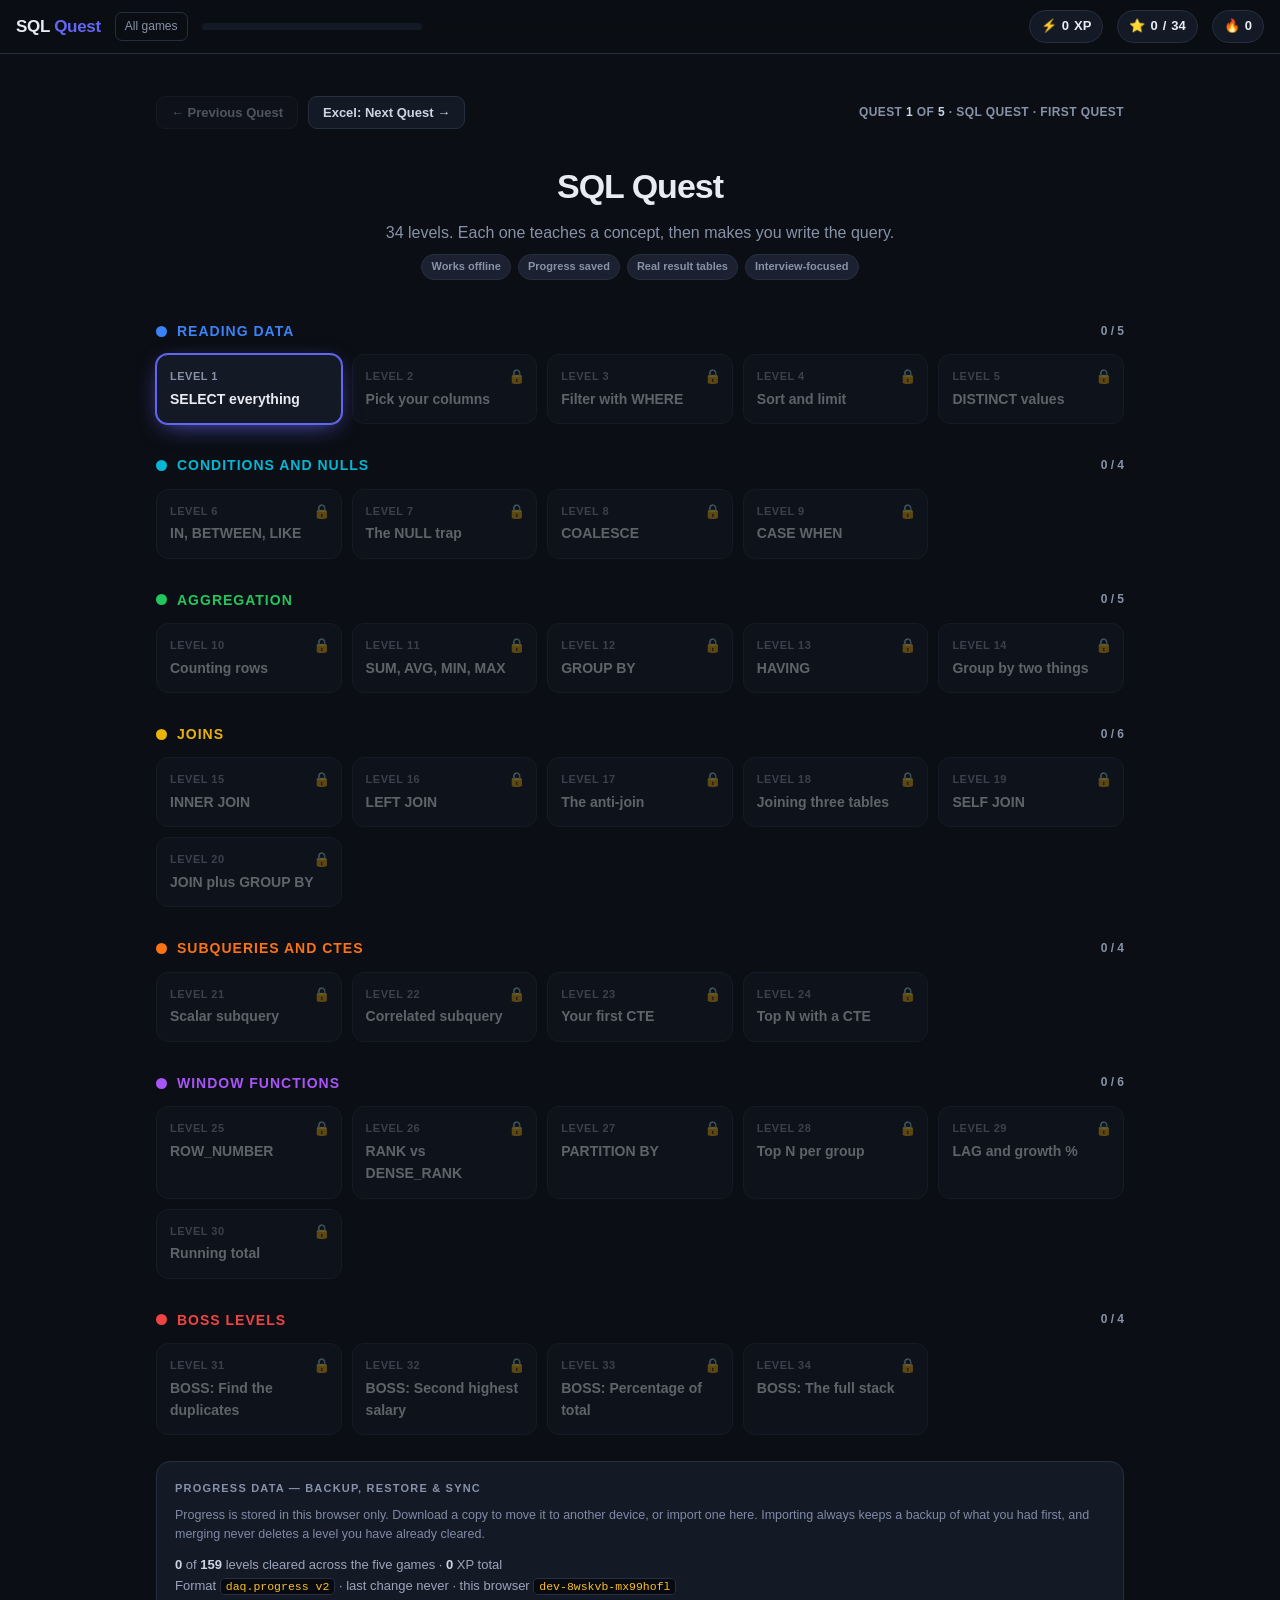
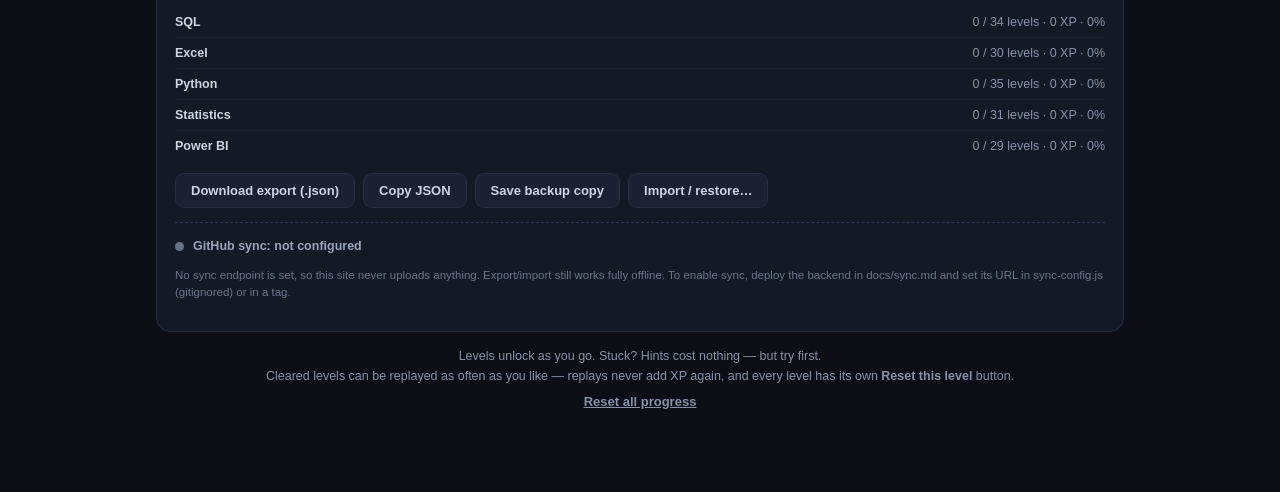
<file: sql-quest.html>
<!DOCTYPE html>
<html lang="en"><head><meta charset="utf-8">
<meta name="viewport" content="width=device-width,initial-scale=1">
<title>SQL Quest - Learn SQL by Playing</title>
<style>
*{box-sizing:border-box;margin:0;padding:0}
:root{--bg:#0b0e14;--pan:#141926;--pan2:#1b2130;--br:#262e40;--tx:#e8ebf2;--mut:#8792a8;--ac:#6366f1}
body{font-family:-apple-system,BlinkMacSystemFont,'Segoe UI',Roboto,Helvetica,Arial,sans-serif;
background:var(--bg);color:var(--tx);line-height:1.6;-webkit-font-smoothing:antialiased}
code,pre,textarea,.mono{font-family:ui-monospace,SFMono-Regular,Menlo,Consolas,monospace}
/* ---------- top bar ---------- */
.top{position:sticky;top:0;z-index:100;background:rgba(11,14,20,.93);backdrop-filter:blur(10px);
border-bottom:1px solid var(--br);padding:10px 16px;display:flex;align-items:center;gap:14px;flex-wrap:wrap}
.logo{font-weight:800;font-size:17px;letter-spacing:-.3px;cursor:pointer}
.logo span{color:var(--ac)}
.hm{font-size:12px;color:#8792a8;text-decoration:none;border:1px solid #262e40;padding:4px 9px;border-radius:7px}
.hm:hover{color:#e8ebf2}
.stats{display:flex;gap:14px;margin-left:auto;align-items:center;font-size:13px;font-weight:700}
.stat{display:flex;align-items:center;gap:5px;background:var(--pan);border:1px solid var(--br);
padding:5px 11px;border-radius:99px}
.xpbar{flex:1;min-width:110px;max-width:220px;height:7px;background:var(--pan);border-radius:99px;overflow:hidden}
.xpbar>div{height:100%;background:linear-gradient(90deg,#6366f1,#a855f7);width:0;transition:width .5s}
/* ---------- map ---------- */
.wrap{max-width:1000px;margin:0 auto;padding:24px 16px 80px}
.hero{text-align:center;padding:26px 0 10px}
.hero h1{font-size:34px;font-weight:800;letter-spacing:-1px}
.hero p{color:var(--mut);margin-top:6px}
.world{margin-top:30px}
.wh{display:flex;align-items:center;gap:10px;margin-bottom:12px}
.wdot{width:11px;height:11px;border-radius:99px}
.wh h2{font-size:14px;font-weight:800;letter-spacing:1px;text-transform:uppercase}
.wh .wc{font-size:12px;color:var(--mut);margin-left:auto;font-weight:600}
.nodes{display:grid;grid-template-columns:repeat(auto-fill,minmax(168px,1fr));gap:10px}
.node{background:var(--pan);border:1px solid var(--br);border-radius:12px;padding:13px;cursor:pointer;
position:relative;transition:transform .12s,border-color .12s}
.node:hover{transform:translateY(-2px)}
.node .ln{font-size:11px;color:var(--mut);font-weight:800;letter-spacing:.5px}
.node .lt{font-size:14px;font-weight:600;margin-top:2px}
.node.lock{opacity:.38;cursor:not-allowed}
.node.lock:hover{transform:none}
.node.done{border-color:#1e5235;background:linear-gradient(180deg,#14301f22,var(--pan))}
.node.cur{border-color:var(--ac);box-shadow:0 0 0 1px var(--ac),0 6px 24px -8px var(--ac)}
.tick{position:absolute;top:10px;right:11px;font-size:14px}
/* ---------- level view ---------- */
.lv{display:none}
.lv.on{display:block}
.back{background:none;border:none;color:var(--mut);font-size:13px;cursor:pointer;padding:0;font-weight:600}
.back:hover{color:var(--tx)}
.lvhead{display:flex;align-items:baseline;gap:10px;margin:14px 0 4px;flex-wrap:wrap}
.lvhead .n{font-size:12px;font-weight:800;color:var(--ac);letter-spacing:1px}
.lvhead h2{font-size:25px;font-weight:800;letter-spacing:-.5px}
.cols{display:grid;grid-template-columns:1fr 1fr;gap:16px;margin-top:16px}
@media(max-width:860px){.cols{grid-template-columns:1fr}}
.box{background:var(--pan);border:1px solid var(--br);border-radius:14px;padding:18px}
.box h3{font-size:11px;font-weight:800;letter-spacing:1.2px;text-transform:uppercase;color:var(--mut);margin-bottom:10px}
.lesson p{margin-bottom:9px;font-size:14.5px}
.lesson pre{background:#070a10;border:1px solid var(--br);border-left:3px solid var(--ac);border-radius:8px;
padding:12px;margin:9px 0;font-size:12.5px;color:#a5f3d0;overflow-x:auto;white-space:pre-wrap;line-height:1.5}
.lesson code{background:#070a10;padding:1px 5px;border-radius:4px;font-size:12.5px;color:#fbbf24}
.task{background:linear-gradient(135deg,#1e1b4b55,#312e8133);border:1px solid #4338ca66;
border-radius:12px;padding:15px;font-size:15px}
.task b{color:#c7d2fe}
textarea{width:100%;min-height:150px;background:#070a10;border:1px solid var(--br);border-radius:10px;
color:#dbe4f0;padding:13px;font-size:13.5px;resize:vertical;line-height:1.6}
textarea:focus{outline:none;border-color:var(--ac)}
.row{display:flex;gap:8px;flex-wrap:wrap;margin-top:10px}
button.b{background:var(--pan2);border:1px solid var(--br);color:#cdd5e3;padding:9px 15px;border-radius:9px;
cursor:pointer;font-size:13px;font-weight:700}
button.b:hover{background:#242c3d}
button.go{background:var(--ac);border-color:var(--ac);color:#fff;flex:1}
button.go:hover{background:#4f46e5}
.msg{margin-top:11px;padding:12px 14px;border-radius:10px;font-size:14px;display:none}
.msg.ok{display:block;background:#0f2a1a;border:1px solid #1e5235;color:#86efac}
.msg.bad{display:block;background:#2a1414;border:1px solid #5c2626;color:#fca5a5}
.hintbox{margin-top:10px;background:#1c1708;border-left:3px solid #f59e0b;border-radius:8px;
padding:10px 13px;font-size:13.5px;color:#fde68a;display:none}
.hintbox.on{display:block}
table{width:100%;border-collapse:collapse;font-size:12.5px}
th{text-align:left;padding:7px 9px;background:#070a10;color:var(--mut);font-weight:700;
border-bottom:1px solid var(--br);white-space:nowrap;font-size:11px;letter-spacing:.4px;text-transform:uppercase}
td{padding:6px 9px;border-bottom:1px solid #1b2130;white-space:nowrap}
tr:last-child td{border-bottom:none}
.scroll{overflow-x:auto;max-height:290px;overflow-y:auto;border:1px solid var(--br);border-radius:9px}
.tabsm{display:flex;gap:5px;margin-bottom:9px;flex-wrap:wrap}
.tabsm button{background:var(--pan2);border:1px solid var(--br);color:var(--mut);font-size:11px;
padding:4px 9px;border-radius:6px;cursor:pointer;font-weight:700}
.tabsm button.on{background:var(--ac);border-color:var(--ac);color:#fff}
.sol{display:none;margin-top:10px}
.sol.on{display:block}
.sol pre{background:#070a10;border:1px solid var(--br);border-left:3px solid #22c55e;border-radius:9px;
padding:13px;font-size:13px;color:#86efac;overflow-x:auto;white-space:pre-wrap;line-height:1.6}
/* ---------- win overlay ---------- */
.ov{position:fixed;inset:0;background:rgba(5,7,12,.86);backdrop-filter:blur(5px);z-index:200;
display:none;align-items:center;justify-content:center;padding:20px}
.ov.on{display:flex}
.ovc{background:var(--pan);border:1px solid #2f3a52;border-radius:20px;padding:34px;max-width:420px;
width:100%;text-align:center}
.ovc .em{font-size:52px}
.ovc h3{font-size:25px;font-weight:800;margin:8px 0 4px}
.ovc p{color:var(--mut);font-size:14.5px;margin-bottom:8px}
.gain{display:inline-block;background:#1e1b4b;border:1px solid #4338ca;color:#c7d2fe;
padding:5px 14px;border-radius:99px;font-weight:800;font-size:14px;margin:8px 0 18px}
.ovc .row{justify-content:center}
.fin{background:linear-gradient(135deg,#312e81,#1e1b4b);border:1px solid #4338ca;border-radius:16px;
padding:24px;text-align:center;margin-top:26px}
.fin h3{font-size:21px;font-weight:800}
.fin p{color:#c7d2fe;font-size:14px;margin-top:6px}
.note{color:var(--mut);font-size:12.5px;margin-top:14px;text-align:center}
.pillrow{display:flex;gap:7px;flex-wrap:wrap;margin-top:9px}
.pl{font-size:11px;font-weight:700;padding:3px 9px;border-radius:99px;background:var(--pan2);
border:1px solid var(--br);color:var(--mut)}
</style><link rel="stylesheet" href="progress.css"></head><body>

<div class="top">
  <div class="logo" onclick="goMap()">SQL <span>Quest</span></div>
  <a class="hm" href="index.html">All games</a>
  <div class="xpbar"><div id="xpf"></div></div>
  <div class="stats">
    <div class="stat">&#9889; <span id="sxp">0</span> XP</div>
    <div class="stat">&#11088; <span id="sdone">0</span>/<span id="stot">0</span></div>
    <div class="stat">&#128293; <span id="sstreak">0</span></div>
  </div>
</div>

<div class="wrap">
  <div class="qnav" id="qnav"></div>
  <!-- MAP -->
  <div id="map">
    <div class="hero">
      <h1>SQL Quest</h1>
      <p>34 levels. Each one teaches a concept, then makes you write the query.</p>
      <div class="pillrow" style="justify-content:center">
        <span class="pl">Works offline</span><span class="pl">Progress saved</span>
        <span class="pl">Real result tables</span><span class="pl">Interview-focused</span>
      </div>
    </div>
    <div id="worlds"></div>
    <div class="pbox" id="pbox"></div>

    <div class="note">Levels unlock as you go. Stuck? Hints cost nothing &mdash; but try first.
    <br>Cleared levels can be replayed as often as you like &mdash; replays never add XP again,
    and every level has its own <b>Reset this level</b> button.
    <br><button class="back" style="margin-top:8px;text-decoration:underline" onclick="resetAll()">Reset all progress</button></div>
  </div>

  <!-- LEVEL -->
  <div id="lv" class="lv">
    <button class="back" onclick="goMap()">&larr; Back to map</button>
    <div class="lvhead"><span class="n" id="lvn"></span><h2 id="lvt"></h2></div>
    <div class="cols">
      <div>
        <div class="box lesson" id="lesson"></div>
        <div class="box" style="margin-top:16px">
          <h3>Sample data</h3>
          <div class="tabsm" id="tabsm"></div>
          <div class="scroll" id="tbl"></div>
        </div>
      </div>
      <div>
        <div class="task" id="task"></div>
        <div class="box" style="margin-top:16px">
          <h3>Your query</h3>
          <textarea id="ed" spellcheck="false" placeholder="SELECT ..."></textarea>
          <div class="row">
            <button class="b go" onclick="check()">Run check</button>
            <button class="b" onclick="hint()">Hint</button>
            <button class="b" onclick="showSol()">Solution</button>
          </div>
          <div class="hintbox" id="hb"></div>
          <div class="msg" id="msg"></div>
          <div class="sol" id="sol"><h3 style="margin-top:14px">Model answer</h3><pre id="solp"></pre></div>
        </div>
        <div class="box" style="margin-top:16px">
          <h3>Target output &mdash; your query should return this</h3>
          <div class="scroll" id="exp"></div>
        </div>
      </div>
    </div>
  </div>
</div>

<div class="ov" id="ov"><div class="ovc">
  <div class="em" id="ovem">&#127881;</div>
  <h3 id="ovh">Correct!</h3>
  <p id="ovp"></p>
  <div class="gain" id="ovg"></div>
  <div class="row">
    <button class="b" onclick="closeOv()">Stay here</button>
    <button class="b go" onclick="nextLevel()" id="ovnext">Next level &rarr;</button>
  </div>
</div></div>

<script src="progress.js"></script>
<script src="progress-ui.js"></script>
<script src="sync.js"></script>
<script>
const DATA={"levels": [{"world": 1, "title": "SELECT everything", "lesson": "<p><b>SELECT</b> chooses the columns. <b>FROM</b> chooses the table. The star <code>*</code> means every column.</p><pre>SELECT * FROM table_name;</pre><p>Every query you ever write starts here.</p>", "task": "Show every column and every row from the <b>employees</b> table.", "hints": ["You need two keywords: SELECT and FROM.", "The star symbol means 'all columns'.", "SELECT * FROM employees;"], "sol": "SELECT * FROM employees;", "check": ["select\\s+\\*", "from\\s+employees"], "lp": null, "exp": {"cols": ["emp_id", "name", "dept_id", "manager_id", "salary", "commission", "hire_date"], "rows": [[1, "Asha", 1, null, 95000, 5000, "2019-03-11"], [2, "Ravi", 1, 1, 52000, 3000, "2021-07-01"], [3, "Meera", 1, 1, 52000, null, "2022-01-15"], [4, "Dev", 2, null, 120000, null, "2018-05-20"], [5, "Sana", 2, 4, 88000, null, "2020-09-02"], [6, "Arjun", 2, 4, 76000, null, "2021-11-30"], [7, "Priya", 3, null, 67000, 2000, "2020-02-17"], [8, "Kiran", 3, 7, 41000, null, "2023-06-05"], [9, "Tara", 3, 7, 90000, null, "2019-08-12"]]}, "n": 1}, {"world": 1, "title": "Pick your columns", "lesson": "<p>Asking for <code>*</code> is lazy. Name the columns you actually want, separated by commas.</p><pre>SELECT name, salary FROM employees;</pre><p>In a real job this matters: pulling 60 columns when you need 2 is slow and noisy.</p>", "task": "Show only the <b>name</b> and <b>salary</b> of every employee.", "hints": ["List the two column names after SELECT.", "Separate them with a comma.", "SELECT name, salary FROM employees;"], "sol": "SELECT name, salary FROM employees;", "check": ["select\\s+name\\s*,\\s*salary", "from\\s+employees"], "lp": null, "exp": {"cols": ["name", "salary"], "rows": [["Asha", 95000], ["Ravi", 52000], ["Meera", 52000], ["Dev", 120000], ["Sana", 88000], ["Arjun", 76000], ["Priya", 67000], ["Kiran", 41000], ["Tara", 90000]]}, "n": 2}, {"world": 1, "title": "Filter with WHERE", "lesson": "<p><b>WHERE</b> keeps only the rows that match a condition.</p><pre>SELECT * FROM employees WHERE salary > 50000;</pre><p>Operators you'll use constantly: <code>=</code> <code>&lt;&gt;</code> <code>&gt;</code> <code>&lt;</code> <code>&gt;=</code> <code>&lt;=</code>. Text goes in single quotes: <code>WHERE name = 'Asha'</code>.</p>", "task": "Show the <b>name</b> and <b>salary</b> of employees who earn more than <b>70000</b>.", "hints": ["Add a WHERE clause after the table name.", "The condition is salary > 70000.", "SELECT name, salary FROM employees WHERE salary > 70000;"], "sol": "SELECT name, salary FROM employees WHERE salary > 70000;", "check": ["select", "from\\s+employees", "where", "salary\\s*>\\s*70000"], "lp": null, "exp": {"cols": ["name", "salary"], "rows": [["Asha", 95000], ["Dev", 120000], ["Sana", 88000], ["Arjun", 76000], ["Tara", 90000]]}, "n": 3}, {"world": 1, "title": "Sort and limit", "lesson": "<p><b>ORDER BY</b> sorts. Add <b>DESC</b> for highest-first (default is ascending). <b>LIMIT</b> cuts the list short.</p><pre>SELECT name FROM employees\nORDER BY salary DESC\nLIMIT 3;</pre><p>'Top 5 customers', 'most recent 10 orders' — this pattern answers a huge share of real requests.</p>", "task": "Show the <b>name</b> and <b>salary</b> of the <b>3 highest paid</b> employees.", "hints": ["Sort by salary, then cut the list.", "ORDER BY salary DESC, then LIMIT 3.", "SELECT name, salary FROM employees ORDER BY salary DESC LIMIT 3;"], "sol": "SELECT name, salary FROM employees ORDER BY salary DESC LIMIT 3;", "check": ["order\\s+by\\s+salary\\s+desc", "limit\\s+3"], "lp": null, "exp": {"cols": ["name", "salary"], "rows": [["Dev", 120000], ["Asha", 95000], ["Tara", 90000]]}, "n": 4}, {"world": 1, "title": "DISTINCT values", "lesson": "<p><b>DISTINCT</b> removes duplicate rows from the result.</p><pre>SELECT DISTINCT city FROM customers;</pre><p>Great first move on a new dataset: 'what values does this column actually contain?'</p>", "task": "List each <b>city</b> our customers are in, with no repeats.", "hints": ["One keyword goes right after SELECT.", "SELECT DISTINCT column FROM table.", "SELECT DISTINCT city FROM customers;"], "sol": "SELECT DISTINCT city FROM customers;", "check": ["select\\s+distinct\\s+city", "from\\s+customers"], "lp": null, "exp": {"cols": ["city"], "rows": [["Hyderabad"], ["Bengaluru"], ["Chennai"], ["Pune"]]}, "n": 5}, {"world": 2, "title": "IN, BETWEEN, LIKE", "lesson": "<p>Three shortcuts that keep WHERE readable:</p><pre>WHERE city IN ('Hyderabad','Pune')\nWHERE salary BETWEEN 50000 AND 90000\nWHERE name LIKE 'A%'</pre><p><code>%</code> in LIKE means 'any characters'. <code>'A%'</code> = starts with A.</p>", "task": "Show <b>name</b> and <b>city</b> for customers in <b>Hyderabad</b> or <b>Bengaluru</b>. Use IN.", "hints": ["IN takes a bracketed list.", "WHERE city IN ('Hyderabad','Bengaluru')", "SELECT name, city FROM customers WHERE city IN ('Hyderabad','Bengaluru');"], "sol": "SELECT name, city FROM customers WHERE city IN ('Hyderabad','Bengaluru');", "check": ["from\\s+customers", "where", "city\\s+in\\s*\\(", "hyderabad", "bengaluru"], "lp": null, "exp": {"cols": ["name", "city"], "rows": [["Nova Retail", "Hyderabad"], ["Orbit Foods", "Bengaluru"], ["Pixel Mart", "Hyderabad"], ["Rill Traders", "Bengaluru"]]}, "n": 6}, {"world": 2, "title": "The NULL trap", "lesson": "<p>NULL means <i>unknown</i> — not zero, not empty. Any comparison with it returns unknown, so <code>WHERE commission = NULL</code> <b>never matches anything</b>.</p><pre>WHERE commission IS NULL\nWHERE commission IS NOT NULL</pre><p style='color:#fbbf24'>This is a classic interview question. Remember: <b>IS NULL</b>, never <b>= NULL</b>.</p>", "task": "Show the <b>name</b> of every employee who has <b>no commission</b> recorded.", "hints": ["You cannot use = here.", "Use IS NULL.", "SELECT name FROM employees WHERE commission IS NULL;"], "sol": "SELECT name FROM employees WHERE commission IS NULL;", "check": ["from\\s+employees", "commission\\s+is\\s+null"], "lp": null, "exp": {"cols": ["name"], "rows": [["Meera"], ["Dev"], ["Sana"], ["Arjun"], ["Kiran"], ["Tara"]]}, "n": 7}, {"world": 2, "title": "COALESCE", "lesson": "<p><b>COALESCE</b> returns the first value that isn't NULL. Perfect for 'treat missing as zero'.</p><pre>COALESCE(commission, 0)</pre><p>Without it, <code>salary + commission</code> returns NULL for anyone missing a commission — silently wrong numbers.</p>", "task": "Show each employee's <b>name</b> and their <b>total_comp</b> (salary plus commission, treating a missing commission as 0).", "hints": ["Wrap commission in COALESCE.", "salary + COALESCE(commission, 0) AS total_comp", "SELECT name, salary + COALESCE(commission,0) AS total_comp FROM employees;"], "sol": "SELECT name, salary + COALESCE(commission,0) AS total_comp FROM employees;", "check": ["coalesce\\s*\\(\\s*commission\\s*,\\s*0\\s*\\)", "as\\s+total_comp", "from\\s+employees"], "lp": null, "exp": {"cols": ["name", "total_comp"], "rows": [["Asha", 100000], ["Ravi", 55000], ["Meera", 52000], ["Dev", 120000], ["Sana", 88000], ["Arjun", 76000], ["Priya", 69000], ["Kiran", 41000], ["Tara", 90000]]}, "n": 8}, {"world": 2, "title": "CASE WHEN", "lesson": "<p><b>CASE</b> is SQL's if/else. Use it to bucket values into categories.</p><pre>CASE WHEN salary &lt; 50000 THEN 'Low'\n     WHEN salary &lt;= 90000 THEN 'Mid'\n     ELSE 'High'\nEND AS band</pre>", "task": "Show each employee's <b>name</b>, <b>salary</b>, and a <b>band</b> column: 'Low' under 50000, 'Mid' from 50000 to 90000, 'High' above that.", "hints": ["Start with CASE, end with END.", "Each branch is WHEN condition THEN value.", "SELECT name, salary, CASE WHEN salary < 50000 THEN 'Low' WHEN salary <= 90000 THEN 'Mid' ELSE 'High' END AS band FROM employees;"], "sol": "SELECT name, salary,\n       CASE WHEN salary < 50000 THEN 'Low'\n            WHEN salary <= 90000 THEN 'Mid'\n            ELSE 'High' END AS band\nFROM employees;", "check": ["case\\s+when", "then", "else", "end", "as\\s+band", "from\\s+employees"], "lp": null, "exp": {"cols": ["name", "salary", "band"], "rows": [["Asha", 95000, "High"], ["Ravi", 52000, "Mid"], ["Meera", 52000, "Mid"], ["Dev", 120000, "High"], ["Sana", 88000, "Mid"], ["Arjun", 76000, "Mid"], ["Priya", 67000, "Mid"], ["Kiran", 41000, "Low"], ["Tara", 90000, "Mid"]]}, "n": 9}, {"world": 3, "title": "Counting rows", "lesson": "<p>Aggregate functions squash many rows into one number.</p><pre>SELECT COUNT(*) FROM orders;</pre><p><b>COUNT(*)</b> counts all rows. <b>COUNT(column)</b> ignores NULLs — that difference is an interview favourite.</p>", "task": "How many <b>orders</b> are there in total? Name the result <b>total_orders</b>.", "hints": ["Use COUNT(*).", "Give it an alias with AS.", "SELECT COUNT(*) AS total_orders FROM orders;"], "sol": "SELECT COUNT(*) AS total_orders FROM orders;", "check": ["count\\s*\\(\\s*\\*\\s*\\)", "as\\s+total_orders", "from\\s+orders"], "lp": null, "exp": {"cols": ["total_orders"], "rows": [[12]]}, "n": 10}, {"world": 3, "title": "SUM, AVG, MIN, MAX", "lesson": "<p>The rest of the aggregate family. <b>ROUND(x, 2)</b> keeps averages readable.</p><pre>SELECT SUM(amount), ROUND(AVG(amount),2),\n       MIN(amount), MAX(amount)\nFROM orders;</pre>", "task": "From <b>orders</b>, return <b>total_revenue</b> (sum of amount) and <b>avg_order</b> (average amount, rounded to 2 decimals).", "hints": ["Two aggregates in one SELECT.", "ROUND(AVG(amount), 2) AS avg_order", "SELECT SUM(amount) AS total_revenue, ROUND(AVG(amount),2) AS avg_order FROM orders;"], "sol": "SELECT SUM(amount) AS total_revenue,\n       ROUND(AVG(amount),2) AS avg_order\nFROM orders;", "check": ["sum\\s*\\(\\s*amount\\s*\\)", "as\\s+total_revenue", "avg\\s*\\(\\s*amount\\s*\\)", "as\\s+avg_order"], "lp": null, "exp": {"cols": ["total_revenue", "avg_order"], "rows": [[16650, 1387.5]]}, "n": 11}, {"world": 3, "title": "GROUP BY", "lesson": "<p>This is the big one. <b>GROUP BY</b> splits rows into buckets, and the aggregate runs <i>once per bucket</i>.</p><pre>SELECT city, COUNT(*) AS n\nFROM customers\nGROUP BY city;</pre><p style='color:#fbbf24'>Rule: every non-aggregated column in SELECT must appear in GROUP BY.</p>", "task": "Count how many <b>customers</b> are in each <b>city</b>. Call the count <b>n</b>, and sort biggest first.", "hints": ["Group by the city column.", "SELECT city, COUNT(*) AS n ... GROUP BY city", "SELECT city, COUNT(*) AS n FROM customers GROUP BY city ORDER BY n DESC;"], "sol": "SELECT city, COUNT(*) AS n\nFROM customers\nGROUP BY city\nORDER BY n DESC;", "check": ["select\\s+city", "count\\s*\\(", "group\\s+by\\s+city", "order\\s+by"], "lp": null, "exp": {"cols": ["city", "n"], "rows": [["Hyderabad", 2], ["Bengaluru", 2], ["Pune", 1], ["Chennai", 1]]}, "n": 12}, {"world": 3, "title": "HAVING", "lesson": "<p><b>WHERE</b> filters rows <i>before</i> grouping. <b>HAVING</b> filters groups <i>after</i>.</p><pre>GROUP BY cust_id\nHAVING COUNT(*) &gt;= 3</pre><p style='color:#fbbf24'>'What's the difference between WHERE and HAVING?' is asked in almost every SQL interview. You cannot put an aggregate in WHERE.</p>", "task": "Find customers who placed <b>3 or more orders</b>. Show <b>cust_id</b> and the count as <b>order_count</b>.", "hints": ["Group the orders by customer.", "Then filter the groups with HAVING COUNT(*) >= 3.", "SELECT cust_id, COUNT(*) AS order_count FROM orders GROUP BY cust_id HAVING COUNT(*) >= 3;"], "sol": "SELECT cust_id, COUNT(*) AS order_count\nFROM orders\nGROUP BY cust_id\nHAVING COUNT(*) >= 3;", "check": ["group\\s+by\\s+cust_id", "having", "count\\s*\\(", "as\\s+order_count"], "lp": null, "exp": {"cols": ["cust_id", "order_count"], "rows": [[1, 4], [2, 3]]}, "n": 13}, {"world": 3, "title": "Group by two things", "lesson": "<p>You can group by several columns — you get one row per unique combination.</p><pre>GROUP BY category, region</pre><p>In SQLite, <code>strftime('%Y-%m', order_date)</code> pulls the month out of a date. (Postgres uses <code>DATE_TRUNC</code>, MySQL uses <code>DATE_FORMAT</code> — same idea.)</p>", "task": "Total <b>revenue</b> per <b>month</b>. Show the month as <b>mth</b> and the sum of amount as <b>revenue</b>, oldest month first.", "hints": ["Use strftime('%Y-%m', order_date) to get the month.", "Group by that same expression.", "SELECT strftime('%Y-%m', order_date) AS mth, SUM(amount) AS revenue FROM orders GROUP BY mth ORDER BY mth;"], "sol": "SELECT strftime('%Y-%m', order_date) AS mth,\n       SUM(amount) AS revenue\nFROM orders\nGROUP BY mth\nORDER BY mth;", "check": ["strftime", "as\\s+mth", "sum\\s*\\(\\s*amount\\s*\\)", "group\\s+by"], "lp": null, "exp": {"cols": ["mth", "revenue"], "rows": [["2025-01", 4500], ["2025-02", 2950], ["2025-03", 5000], ["2025-04", 4200]]}, "n": 14}, {"world": 4, "title": "INNER JOIN", "lesson": "<p>Data lives in separate tables. <b>JOIN</b> stitches them back together on a shared key.</p><pre>SELECT e.name, d.dept_name\nFROM employees e\nJOIN departments d ON e.dept_id = d.dept_id;</pre><p><b>INNER JOIN</b> (just 'JOIN') keeps only rows that match in <i>both</i> tables. The short letters <code>e</code> and <code>d</code> are aliases, to save typing.</p>", "task": "Show each employee's <b>name</b> next to their <b>dept_name</b>.", "hints": ["Join employees to departments.", "The shared key is dept_id.", "SELECT e.name, d.dept_name FROM employees e JOIN departments d ON e.dept_id = d.dept_id;"], "sol": "SELECT e.name, d.dept_name\nFROM employees e\nJOIN departments d ON e.dept_id = d.dept_id;", "check": ["from\\s+employees", "join\\s+departments", "on", "dept_id\\s*=\\s*\\w*\\.?dept_id"], "lp": null, "exp": {"cols": ["name", "dept_name"], "rows": [["Asha", "Sales"], ["Ravi", "Sales"], ["Meera", "Sales"], ["Dev", "Engineering"], ["Sana", "Engineering"], ["Arjun", "Engineering"], ["Priya", "Marketing"], ["Kiran", "Marketing"], ["Tara", "Marketing"]]}, "n": 15}, {"world": 4, "title": "LEFT JOIN", "lesson": "<p><b>LEFT JOIN</b> keeps <i>every</i> row from the left table, filling NULL where the right table has no match.</p><pre>FROM customers c\nLEFT JOIN orders o ON c.cust_id = o.cust_id</pre><p style='color:#fbbf24'>'INNER vs LEFT JOIN' — guaranteed interview question. INNER loses unmatched rows; LEFT keeps them.</p>", "task": "List every <b>customer name</b> with their <b>order_id</b> and <b>amount</b> — including customers who have never ordered.", "hints": ["INNER JOIN would drop the customers with no orders.", "Use LEFT JOIN from customers to orders.", "SELECT c.name, o.order_id, o.amount FROM customers c LEFT JOIN orders o ON c.cust_id = o.cust_id;"], "sol": "SELECT c.name, o.order_id, o.amount\nFROM customers c\nLEFT JOIN orders o ON c.cust_id = o.cust_id;", "check": ["from\\s+customers", "left\\s+join\\s+orders", "on"], "lp": null, "exp": {"cols": ["name", "order_id", "amount"], "rows": [["Nova Retail", 101, 1200], ["Nova Retail", 102, 800], ["Nova Retail", 105, 1600], ["Nova Retail", 109, 1100], ["Orbit Foods", 103, 2500], ["Orbit Foods", 106, 900], ["Orbit Foods", 111, 2100], ["Pixel Mart", 104, 450], ["Pixel Mart", 108, 700], ["Quay Supplies", 107, 3200], ["Quay Supplies", 112, 600], ["Rill Traders", 110, 1500], ["Stone & Co", null, null]]}, "n": 16}, {"world": 4, "title": "The anti-join", "lesson": "<p>A LEFT JOIN plus <code>IS NULL</code> finds rows with <b>no match</b>. This pattern comes up constantly.</p><pre>FROM customers c\nLEFT JOIN orders o ON c.cust_id = o.cust_id\nWHERE o.order_id IS NULL</pre><p>Read it as: join them up, then keep only the ones where nothing came back.</p>", "task": "Find customers who have <b>never placed an order</b>. Show <b>cust_id</b> and <b>name</b>.", "hints": ["Start with a LEFT JOIN from customers to orders.", "Then keep rows where the orders side came back NULL.", "SELECT c.cust_id, c.name FROM customers c LEFT JOIN orders o ON c.cust_id = o.cust_id WHERE o.order_id IS NULL;"], "sol": "SELECT c.cust_id, c.name\nFROM customers c\nLEFT JOIN orders o ON c.cust_id = o.cust_id\nWHERE o.order_id IS NULL;", "check": ["left\\s+join\\s+orders", "where", "is\\s+null"], "lp": null, "exp": {"cols": ["cust_id", "name"], "rows": [[6, "Stone & Co"]]}, "n": 17}, {"world": 4, "title": "Joining three tables", "lesson": "<p>Chain them. Each JOIN links to something already in the query.</p><pre>FROM orders o\nJOIN order_items oi ON o.order_id = oi.order_id\nJOIN products p   ON oi.product_id = p.product_id</pre><p>Why three? The numbers live in one table, the names in another, and the <i>filter</i> in a third. <code>order_items</code> has the money, <code>products</code> has the name, and only <code>orders</code> knows <b>when</b> the sale happened.</p><p style='color:#fbbf24'>Note that <code>order_items</code> and <code>products</code> are not directly related to <code>orders</code> &mdash; <code>order_items</code> is the bridge. You cannot jump from <code>orders</code> straight to <code>products</code>.</p><p style='color:#fbbf24'>Interview trap: if you skip <code>orders</code> and only join <code>order_items</code> to <code>products</code>, you get <i>all-time</i> revenue — a different answer, in a different order. Check your totals against the target.</p>", "task": "Revenue per product for <b>Q1 2025 only</b> (orders placed between <b>2025-01-01</b> and <b>2025-03-31</b>). Show <b>product_name</b> and <b>revenue</b> (sum of line_total), highest first.", "hints": ["The date lives in orders, the money in order_items, the name in products. That is all three.", "Start FROM orders, join order_items on order_id, then join products on product_id. Filter with WHERE o.order_date BETWEEN '2025-01-01' AND '2025-03-31'.", "SELECT p.product_name, SUM(oi.line_total) AS revenue FROM orders o JOIN order_items oi ON o.order_id = oi.order_id JOIN products p ON oi.product_id = p.product_id WHERE o.order_date BETWEEN '2025-01-01' AND '2025-03-31' GROUP BY p.product_name ORDER BY revenue DESC;"], "sol": "SELECT p.product_name, SUM(oi.line_total) AS revenue\nFROM orders o\nJOIN order_items oi ON o.order_id = oi.order_id\nJOIN products p     ON oi.product_id = p.product_id\nWHERE o.order_date BETWEEN '2025-01-01' AND '2025-03-31'\nGROUP BY p.product_name\nORDER BY revenue DESC;", "check": ["from\\s+orders", "join\\s+order_items", "join\\s+products", "order_date", "2025-03-31", "sum\\s*\\(", "as\\s+revenue", "group\\s+by", "order\\s+by\\s+revenue\\s+desc"], "lp": null, "exp": {"cols": ["product_name", "revenue"], "rows": [["Laptop", 110000], ["Monitor", 72000], ["Standing Desk", 66000], ["Desk Chair", 24000], ["Notebook", 3600], ["Pen Set", 1750]]}, "n": 18}, {"world": 4, "title": "SELF JOIN", "lesson": "<p>A table can join to <i>itself</i>. Used whenever a row points at another row in the same table — employees and their managers, for instance.</p><pre>FROM employees e\nJOIN employees m ON e.manager_id = m.emp_id</pre><p>Two aliases, one table. <code>e</code> is the employee, <code>m</code> is the manager.</p>", "task": "Find employees who earn <b>more than their manager</b>. Show the employee name as <b>employee</b>, their salary as <b>emp_salary</b>, the manager name as <b>manager</b>, and the manager salary as <b>mgr_salary</b>.", "hints": ["Join employees to employees.", "Link e.manager_id to m.emp_id, then compare the salaries.", "SELECT e.name AS employee, e.salary AS emp_salary, m.name AS manager, m.salary AS mgr_salary FROM employees e JOIN employees m ON e.manager_id = m.emp_id WHERE e.salary > m.salary;"], "sol": "SELECT e.name AS employee, e.salary AS emp_salary,\n       m.name AS manager,  m.salary AS mgr_salary\nFROM employees e\nJOIN employees m ON e.manager_id = m.emp_id\nWHERE e.salary > m.salary;", "check": ["from\\s+employees", "join\\s+employees", "manager_id\\s*=\\s*\\w*\\.?emp_id", "where", "salary\\s*>"], "lp": null, "exp": {"cols": ["employee", "emp_salary", "manager", "mgr_salary"], "rows": [["Tara", 90000, "Priya", 67000]]}, "n": 19}, {"world": 4, "title": "JOIN plus GROUP BY", "lesson": "<p>The real workhorse: join tables, then aggregate the matched rows. An <b>INNER JOIN</b> only includes cities that have orders; use a LEFT JOIN if the report must also show customer cities with no orders.</p><pre>FROM orders o\nJOIN customers c ON o.cust_id = c.cust_id\nGROUP BY c.city</pre>", "task": "Total revenue per customer city <b>for cities with at least one order</b>, highest first.", "hints": ["Join orders to customers first.", "Then GROUP BY c.city and SUM the amount.", "SELECT c.city, SUM(o.amount) AS revenue FROM orders o JOIN customers c ON o.cust_id = c.cust_id GROUP BY c.city ORDER BY revenue DESC;"], "sol": "SELECT c.city, SUM(o.amount) AS revenue\nFROM orders o\nJOIN customers c ON o.cust_id = c.cust_id\nGROUP BY c.city\nORDER BY revenue DESC;", "check": ["join\\s+customers", "sum\\s*\\(", "group\\s+by", "city"], "lp": null, "exp": {"cols": ["city", "revenue"], "rows": [["Bengaluru", 7000], ["Hyderabad", 5850], ["Chennai", 3800]]}, "n": 20}, {"world": 5, "title": "Scalar subquery", "lesson": "<p>A scalar subquery supplies a single value (one column and at most one row) for the outer query to compare against.</p><pre>WHERE salary &gt; (SELECT AVG(salary) FROM employees)</pre><p>The subquery is used as a scalar expression; the database optimizer chooses the execution plan.</p>", "task": "Find employees earning <b>above the company average</b>. Show <b>name</b> and <b>salary</b>.", "hints": ["The average goes inside brackets.", "WHERE salary > (SELECT AVG(salary) FROM employees)", "SELECT name, salary FROM employees WHERE salary > (SELECT AVG(salary) FROM employees);"], "sol": "SELECT name, salary\nFROM employees\nWHERE salary > (SELECT AVG(salary) FROM employees);", "check": ["where", "salary\\s*>\\s*\\(\\s*select", "avg\\s*\\(\\s*salary\\s*\\)"], "lp": null, "exp": {"cols": ["name", "salary"], "rows": [["Asha", 95000], ["Dev", 120000], ["Sana", 88000], ["Arjun", 76000], ["Tara", 90000]]}, "n": 21}, {"world": 5, "title": "Correlated subquery", "lesson": "<p>A correlated subquery refers to a column from the outer query, such as <code>e.dept_id</code>. Conceptually the condition is evaluated for each outer row, though an optimizer may transform it. It is expressive; compare performance with a join/CTE on large tables.</p><pre>WHERE e.salary &gt; (\n  SELECT AVG(e2.salary) FROM employees e2\n  WHERE e2.dept_id = e.dept_id\n)</pre>", "task": "Find employees earning above <b>their own department's</b> average. Show <b>name</b>, <b>salary</b>, <b>dept_id</b>.", "hints": ["The subquery needs to filter to the same department as the outer row.", "Alias the inner table differently (e2) and link e2.dept_id = e.dept_id.", "SELECT e.name, e.salary, e.dept_id FROM employees e WHERE e.salary > (SELECT AVG(e2.salary) FROM employees e2 WHERE e2.dept_id = e.dept_id);"], "sol": "SELECT e.name, e.salary, e.dept_id\nFROM employees e\nWHERE e.salary > (\n  SELECT AVG(e2.salary)\n  FROM employees e2\n  WHERE e2.dept_id = e.dept_id\n);", "check": ["where", "\\(\\s*select\\s+avg", "dept_id\\s*=\\s*\\w+\\.dept_id"], "lp": null, "exp": {"cols": ["name", "salary", "dept_id"], "rows": [["Asha", 95000, 1], ["Dev", 120000, 2], ["Priya", 67000, 3], ["Tara", 90000, 3]]}, "n": 22}, {"world": 5, "title": "Your first CTE", "lesson": "<p>A <b>CTE</b> (Common Table Expression) names a temporary result so the rest of the query can read it. It turns nested mess into readable steps.</p><pre>WITH dept_avg AS (\n  SELECT dept_id, AVG(salary) AS avg_sal\n  FROM employees GROUP BY dept_id\n)\nSELECT * FROM dept_avg;</pre><p style='color:#fbbf24'>Interviewers love CTEs — using one signals you write maintainable SQL.</p>", "task": "Using a CTE called <b>dept_avg</b>, show each employee's <b>name</b>, <b>salary</b> and their department's <b>avg_sal</b>, for employees paid above that average.", "hints": ["Build the averages in the WITH block, grouped by dept_id.", "Then join employees to the CTE on dept_id and compare.", "WITH dept_avg AS (SELECT dept_id, AVG(salary) AS avg_sal FROM employees GROUP BY dept_id) SELECT e.name, e.salary, d.avg_sal FROM employees e JOIN dept_avg d ON e.dept_id = d.dept_id WHERE e.salary > d.avg_sal;"], "sol": "WITH dept_avg AS (\n  SELECT dept_id, AVG(salary) AS avg_sal\n  FROM employees\n  GROUP BY dept_id\n)\nSELECT e.name, e.salary, d.avg_sal\nFROM employees e\nJOIN dept_avg d ON e.dept_id = d.dept_id\nWHERE e.salary > d.avg_sal;", "check": ["with\\s+dept_avg\\s+as", "group\\s+by\\s+dept_id", "join\\s+dept_avg", "where"], "lp": null, "exp": {"cols": ["name", "salary", "avg_sal"], "rows": [["Asha", 95000, 66333.33333333333], ["Dev", 120000, 94666.66666666667], ["Priya", 67000, 66000.0], ["Tara", 90000, 66000.0]]}, "n": 23}, {"world": 5, "title": "Top N with a CTE", "lesson": "<p>Aggregate in the CTE, then join back to get the descriptive columns. This two-step shape solves a lot of problems.</p>", "task": "Find the <b>top 3 customers by revenue</b>. Show <b>name</b>, <b>city</b> and <b>revenue</b>, highest first.", "hints": ["First total up the orders per cust_id in a CTE.", "Then join that to customers and LIMIT 3.", "WITH cust_rev AS (SELECT cust_id, SUM(amount) AS revenue FROM orders GROUP BY cust_id) SELECT c.name, c.city, r.revenue FROM cust_rev r JOIN customers c ON c.cust_id = r.cust_id ORDER BY r.revenue DESC LIMIT 3;"], "sol": "WITH cust_rev AS (\n  SELECT cust_id, SUM(amount) AS revenue\n  FROM orders\n  GROUP BY cust_id\n)\nSELECT c.name, c.city, r.revenue\nFROM cust_rev r\nJOIN customers c ON c.cust_id = r.cust_id\nORDER BY r.revenue DESC\nLIMIT 3;", "check": ["with\\s+\\w+\\s+as", "sum\\s*\\(\\s*amount\\s*\\)", "join\\s+customers", "order\\s+by", "limit\\s+3"], "lp": null, "exp": {"cols": ["name", "city", "revenue"], "rows": [["Orbit Foods", "Bengaluru", 5500], ["Nova Retail", "Hyderabad", 4700], ["Quay Supplies", "Chennai", 3800]]}, "n": 24}, {"world": 6, "title": "ROW_NUMBER", "lesson": "<p>Window functions calculate across a set of rows without collapsing them. <code>ROW_NUMBER() OVER (ORDER BY salary DESC, emp_id)</code> assigns a sequential number. The employee ID breaks salary ties so the numbering is repeatable.</p>", "task": "Number every employee from highest to lowest salary. Show <b>name</b>, <b>salary</b>, and <b>rn</b>.", "hints": ["Use ROW_NUMBER() with an OVER clause.", "Order by salary descending, then emp_id to break ties consistently.", "SELECT name, salary, ROW_NUMBER() OVER (ORDER BY salary DESC, emp_id) AS rn FROM employees ORDER BY salary DESC, emp_id;"], "sol": "SELECT name, salary, ROW_NUMBER() OVER (ORDER BY salary DESC, emp_id) AS rn FROM employees ORDER BY salary DESC, emp_id;", "check": ["row_number\\s*\\(\\s*\\)", "over\\s*\\(", "order\\s+by\\s+salary\\s+desc", "as\\s+rn"], "lp": null, "exp": {"cols": ["name", "salary", "rn"], "rows": [["Dev", 120000, 1], ["Asha", 95000, 2], ["Tara", 90000, 3], ["Sana", 88000, 4], ["Arjun", 76000, 5], ["Priya", 67000, 6], ["Ravi", 52000, 7], ["Meera", 52000, 8], ["Kiran", 41000, 9]]}, "n": 25}, {"world": 6, "title": "RANK vs DENSE_RANK", "lesson": "<p><b>ROW_NUMBER</b> assigns a distinct sequence; if its ORDER BY has ties, which tied row gets which number is unspecified. Add a stable tie-breaker such as <code>emp_id</code> for repeatability. <b>RANK</b> assigns equal ranks to ties and leaves gaps; <b>DENSE_RANK</b> assigns equal ranks without gaps. Ravi and Meera both earn 52000.</p>", "task": "Show <b>name</b>, <b>salary</b>, and all three: <b>rn</b> (ROW_NUMBER), <b>rnk</b> (RANK), <b>dense</b> (DENSE_RANK), all ordered by salary descending.", "hints": ["Use three window functions in one SELECT.", "Use ORDER BY salary DESC for RANK and DENSE_RANK; give ROW_NUMBER a stable tie-breaker such as emp_id.", "Add a final ORDER BY salary DESC, emp_id so the result rows display consistently."], "sol": "SELECT name, salary, ROW_NUMBER() OVER (ORDER BY salary DESC, emp_id) AS rn, RANK() OVER (ORDER BY salary DESC) AS rnk, DENSE_RANK() OVER (ORDER BY salary DESC) AS dense FROM employees ORDER BY salary DESC, emp_id;", "check": ["row_number\\s*\\(\\s*\\)", "rank\\s*\\(\\s*\\)", "dense_rank\\s*\\(\\s*\\)", "as\\s+rn", "as\\s+rnk", "as\\s+dense"], "lp": null, "exp": {"cols": ["name", "salary", "rn", "rnk", "dense"], "rows": [["Dev", 120000, 1, 1, 1], ["Asha", 95000, 2, 2, 2], ["Tara", 90000, 3, 3, 3], ["Sana", 88000, 4, 4, 4], ["Arjun", 76000, 5, 5, 5], ["Priya", 67000, 6, 6, 6], ["Ravi", 52000, 7, 7, 7], ["Meera", 52000, 8, 7, 7], ["Kiran", 41000, 9, 9, 8]]}, "n": 26}, {"world": 6, "title": "PARTITION BY", "lesson": "<p><b>PARTITION BY</b> restarts the calculation for each group — like GROUP BY, but the rows stay.</p><pre>RANK() OVER (PARTITION BY dept_id ORDER BY salary DESC)</pre><p>Now the numbering starts again at 1 inside every department.</p>", "task": "Rank employees by salary <b>within each department</b>. Show <b>name</b>, <b>dept_id</b>, <b>salary</b> and <b>dept_rank</b>.", "hints": ["Add PARTITION BY inside the OVER clause.", "OVER (PARTITION BY dept_id ORDER BY salary DESC)", "Add ORDER BY dept_id, salary DESC, emp_id outside the window to display the rows consistently."], "sol": "SELECT name, dept_id, salary, DENSE_RANK() OVER (PARTITION BY dept_id ORDER BY salary DESC) AS dept_rank FROM employees ORDER BY dept_id, salary DESC, emp_id;", "check": ["over\\s*\\(\\s*partition\\s+by\\s+dept_id", "order\\s+by\\s+salary\\s+desc", "as\\s+dept_rank"], "lp": null, "exp": {"cols": ["name", "dept_id", "salary", "dept_rank"], "rows": [["Asha", 1, 95000, 1], ["Ravi", 1, 52000, 2], ["Meera", 1, 52000, 2], ["Dev", 2, 120000, 1], ["Sana", 2, 88000, 2], ["Arjun", 2, 76000, 3], ["Tara", 3, 90000, 1], ["Priya", 3, 67000, 2], ["Kiran", 3, 41000, 3]]}, "n": 27}, {"world": 6, "title": "Top N per group", "lesson": "<p>The classic. In SQLite and many SQL dialects, you cannot filter a window function in <code>WHERE</code>, so compute it in a CTE/subquery and filter outside. Some systems also offer <code>QUALIFY</code>. Use a stable tie-breaker such as <code>emp_id</code> with <code>ROW_NUMBER</code> for repeatable results.</p><pre>WITH ranked AS (\n  SELECT ..., ROW_NUMBER() OVER (PARTITION BY ... ORDER BY salary DESC, emp_id) AS rn\n  FROM ...\n)\nSELECT * FROM ranked WHERE rn &lt;= 3;</pre><p>'Top 3 products per category' — if you can write this, you can handle most interview SQL.</p>", "task": "Find the <b>top 2 earners in each department</b>. Show <b>name</b>, <b>dept_id</b>, <b>salary</b>.", "hints": ["Put the ranking inside a CTE.", "Use ROW_NUMBER() OVER (PARTITION BY dept_id ORDER BY salary DESC, emp_id), then filter rn <= 2 outside.", "Order the final results by dept_id, salary DESC, emp_id."], "sol": "WITH ranked AS (SELECT emp_id, name, dept_id, salary, ROW_NUMBER() OVER (PARTITION BY dept_id ORDER BY salary DESC, emp_id) AS rn FROM employees) SELECT name, dept_id, salary FROM ranked WHERE rn <= 2 ORDER BY dept_id, salary DESC, emp_id;", "check": ["with\\s+\\w+\\s+as", "over\\s*\\(\\s*partition\\s+by", "where\\s+rn\\s*<=\\s*2"], "lp": null, "exp": {"cols": ["name", "dept_id", "salary"], "rows": [["Asha", 1, 95000], ["Ravi", 1, 52000], ["Dev", 2, 120000], ["Sana", 2, 88000], ["Tara", 3, 90000], ["Priya", 3, 67000]]}, "n": 28}, {"world": 6, "title": "LAG and growth %", "lesson": "<p><b>LAG</b> fetches a value from the <i>previous</i> row; <b>LEAD</b> from the next. This is how you compute month-over-month change.</p><pre>LAG(revenue) OVER (ORDER BY month)</pre><p>Wrap the divisor in <b>NULLIF(x, 0)</b> so a zero never blows up the query.</p>", "task": "Monthly revenue with growth. Show <b>mth</b>, <b>revenue</b>, <b>prev_revenue</b>, and <b>growth_pct</b> (percentage change vs the previous month, rounded to 1 decimal).", "hints": ["Build a monthly CTE first with strftime and SUM.", "Then LAG(revenue) OVER (ORDER BY mth) gives the previous month.", "Sort the final output by mth so the months display chronologically."], "sol": "WITH monthly AS (SELECT strftime('%Y-%m', order_date) AS mth, SUM(amount) AS revenue FROM orders GROUP BY mth) SELECT mth, revenue, LAG(revenue) OVER (ORDER BY mth) AS prev_revenue, ROUND(100.0 * (revenue - LAG(revenue) OVER (ORDER BY mth)) / NULLIF(LAG(revenue) OVER (ORDER BY mth), 0), 1) AS growth_pct FROM monthly ORDER BY mth;", "check": ["lag\\s*\\(", "over\\s*\\(", "as\\s+prev_revenue", "as\\s+growth_pct", "nullif"], "lp": null, "exp": {"cols": ["mth", "revenue", "prev_revenue", "growth_pct"], "rows": [["2025-01", 4500, null, null], ["2025-02", 2950, 4500, -34.4], ["2025-03", 5000, 2950, 69.5], ["2025-04", 4200, 5000, -16.0]]}, "n": 29}, {"world": 6, "title": "Running total", "lesson": "<p>Give <b>SUM</b> an OVER clause with ORDER BY and it accumulates down the rows.</p><pre>SUM(amount) OVER (ORDER BY order_date) AS running_total</pre><p>No ORDER BY inside OVER means 'the whole set' — which gives you the grand total on every row, handy for percentage-of-total.</p>", "task": "Show every order's <b>order_date</b>, <b>amount</b>, and a <b>running_total</b> of amount ordered by date.", "hints": ["It's just SUM with an OVER clause.", "SUM(amount) OVER (ORDER BY order_date, order_id)", "SELECT order_date, amount, SUM(amount) OVER (ORDER BY order_date, order_id) AS running_total FROM orders;"], "sol": "SELECT order_date, amount, SUM(amount) OVER (ORDER BY order_date, order_id) AS running_total FROM orders ORDER BY order_date, order_id;", "check": ["sum\\s*\\(\\s*amount\\s*\\)\\s*over\\s*\\(", "order\\s+by\\s+order_date", "as\\s+running_total"], "lp": null, "exp": {"cols": ["order_date", "amount", "running_total"], "rows": [["2025-01-05", 1200, 1200], ["2025-01-22", 800, 2000], ["2025-01-28", 2500, 4500], ["2025-02-03", 450, 4950], ["2025-02-14", 1600, 6550], ["2025-02-19", 900, 7450], ["2025-03-02", 3200, 10650], ["2025-03-11", 700, 11350], ["2025-03-27", 1100, 12450], ["2025-04-08", 1500, 13950], ["2025-04-19", 2100, 16050], ["2025-04-25", 600, 16650]]}, "n": 30}, {"world": 7, "title": "BOSS: Find the duplicates", "lesson": "<p>Time to combine everything. No new concepts from here — just the patterns you've learned.</p><p>Duplicates are found by grouping on the columns that <i>define</i> a duplicate, then keeping groups with more than one row.</p>", "task": "Find every <b>city</b> that has more than one customer. Show <b>city</b> and <b>n</b>.", "hints": ["Group customers by city.", "HAVING COUNT(*) > 1", "SELECT city, COUNT(*) AS n FROM customers GROUP BY city HAVING COUNT(*) > 1;"], "sol": "SELECT city, COUNT(*) AS n\nFROM customers\nGROUP BY city\nHAVING COUNT(*) > 1;", "check": ["group\\s+by\\s+city", "having", "count\\s*\\(\\s*\\*\\s*\\)\\s*>\\s*1"], "lp": null, "exp": {"cols": ["city", "n"], "rows": [["Bengaluru", 2], ["Hyderabad", 2]]}, "n": 31}, {"world": 7, "title": "BOSS: Second highest salary", "lesson": "<p>The single most asked SQL interview question. DENSE_RANK is the answer that handles ties correctly.</p><pre>WITH r AS (SELECT salary, DENSE_RANK() OVER (ORDER BY salary DESC) d FROM employees)\nSELECT ... WHERE d = 2</pre>", "task": "Find the <b>2nd highest salary</b> in the company. Return one column, <b>second_highest</b>.", "hints": ["Rank the salaries descending with DENSE_RANK.", "Then pick the row where the rank equals 2.", "WITH r AS (SELECT salary, DENSE_RANK() OVER (ORDER BY salary DESC) AS d FROM employees) SELECT DISTINCT salary AS second_highest FROM r WHERE d = 2;"], "sol": "WITH r AS (\n  SELECT salary, DENSE_RANK() OVER (ORDER BY salary DESC) AS d\n  FROM employees\n)\nSELECT DISTINCT salary AS second_highest\nFROM r\nWHERE d = 2;", "check": ["dense_rank\\s*\\(\\s*\\)", "as\\s+second_highest", "where\\s+d\\s*=\\s*2|where\\s+\\w+\\s*=\\s*2"], "lp": null, "exp": {"cols": ["second_highest"], "rows": [[95000]]}, "n": 32}, {"world": 7, "title": "BOSS: Percentage of total", "lesson": "<p>An empty <code>OVER ()</code> means 'across everything', which gives you a grand total to divide by. Use <code>100.0</code> not <code>100</code> to force decimal maths.</p>", "task": "For each product <b>category</b>, show <b>revenue</b> (sum of line_total) and <b>pct_of_total</b>, its share of overall revenue rounded to 1 decimal. Highest first.", "hints": ["Join order_items to products and group by category.", "Then divide by SUM(SUM(line_total)) OVER () - a window over the aggregate.", "SELECT p.category, SUM(oi.line_total) AS revenue, ROUND(100.0*SUM(oi.line_total)/SUM(SUM(oi.line_total)) OVER (),1) AS pct_of_total FROM order_items oi JOIN products p ON oi.product_id=p.product_id GROUP BY p.category ORDER BY revenue DESC;"], "sol": "SELECT p.category,\n       SUM(oi.line_total) AS revenue,\n       ROUND(100.0 * SUM(oi.line_total) / SUM(SUM(oi.line_total)) OVER (), 1) AS pct_of_total\nFROM order_items oi\nJOIN products p ON oi.product_id = p.product_id\nGROUP BY p.category\nORDER BY revenue DESC;", "check": ["join\\s+products", "group\\s+by", "over\\s*\\(\\s*\\)", "as\\s+pct_of_total"], "lp": null, "exp": {"cols": ["category", "revenue", "pct_of_total"], "rows": [["Electronics", 237000, 66.6], ["Furniture", 112000, 31.5], ["Stationery", 6750, 1.9]]}, "n": 33}, {"world": 7, "title": "BOSS: The full stack", "lesson": "<p>Final level. This one needs a CTE, a join, an aggregate, a window function and a filter — everything from the previous 29 levels in a single query.</p><p>If you can write this unaided, your SQL is interview-ready.</p>", "task": "For each <b>city</b>, find its <b>top customer by revenue</b>. Show <b>city</b>, <b>name</b> and <b>revenue</b>, ordered by revenue descending.", "hints": ["Step 1: a CTE totalling revenue per customer, joined to customers for the city.", "Step 2: ROW_NUMBER() OVER (PARTITION BY city ORDER BY revenue DESC) in a second CTE.", "WITH cust_rev AS (SELECT c.cust_id, c.name, c.city, SUM(o.amount) AS revenue FROM orders o JOIN customers c ON o.cust_id=c.cust_id GROUP BY c.cust_id, c.name, c.city), ranked AS (SELECT *, ROW_NUMBER() OVER (PARTITION BY city ORDER BY revenue DESC) AS rn FROM cust_rev) SELECT city, name, revenue FROM ranked WHERE rn=1 ORDER BY revenue DESC;"], "sol": "WITH cust_rev AS (\n  SELECT c.cust_id, c.name, c.city, SUM(o.amount) AS revenue\n  FROM orders o\n  JOIN customers c ON o.cust_id = c.cust_id\n  GROUP BY c.cust_id, c.name, c.city\n),\nranked AS (\n  SELECT *, ROW_NUMBER() OVER (PARTITION BY city ORDER BY revenue DESC) AS rn\n  FROM cust_rev\n)\nSELECT city, name, revenue\nFROM ranked\nWHERE rn = 1\nORDER BY revenue DESC;", "check": ["with\\s+\\w+\\s+as", "join\\s+customers", "sum\\s*\\(", "row_number\\s*\\(\\s*\\)", "partition\\s+by\\s+city", "where\\s+rn\\s*=\\s*1"], "lp": null, "exp": {"cols": ["city", "name", "revenue"], "rows": [["Bengaluru", "Orbit Foods", 5500], ["Hyderabad", "Nova Retail", 4700], ["Chennai", "Quay Supplies", 3800]]}, "n": 34}], "worlds": {"1": ["Reading data", "#3b82f6"], "2": ["Conditions and NULLs", "#06b6d4"], "3": ["Aggregation", "#22c55e"], "4": ["JOINs", "#eab308"], "5": ["Subqueries and CTEs", "#f97316"], "6": ["Window functions", "#a855f7"], "7": ["Boss levels", "#ef4444"]}, "tables": {"departments": {"cols": ["dept_id", "dept_name"], "rows": [[1, "Sales"], [2, "Engineering"], [3, "Marketing"]]}, "employees": {"cols": ["emp_id", "name", "dept_id", "manager_id", "salary", "commission", "hire_date"], "rows": [[1, "Asha", 1, null, 95000, 5000, "2019-03-11"], [2, "Ravi", 1, 1, 52000, 3000, "2021-07-01"], [3, "Meera", 1, 1, 52000, null, "2022-01-15"], [4, "Dev", 2, null, 120000, null, "2018-05-20"], [5, "Sana", 2, 4, 88000, null, "2020-09-02"], [6, "Arjun", 2, 4, 76000, null, "2021-11-30"], [7, "Priya", 3, null, 67000, 2000, "2020-02-17"], [8, "Kiran", 3, 7, 41000, null, "2023-06-05"], [9, "Tara", 3, 7, 90000, null, "2019-08-12"]]}, "customers": {"cols": ["cust_id", "name", "city", "signup_date"], "rows": [[1, "Nova Retail", "Hyderabad", "2024-01-10"], [2, "Orbit Foods", "Bengaluru", "2024-02-05"], [3, "Pixel Mart", "Hyderabad", "2024-02-20"], [4, "Quay Supplies", "Chennai", "2024-03-14"], [5, "Rill Traders", "Bengaluru", "2024-05-02"], [6, "Stone & Co", "Pune", "2024-06-11"]]}, "orders": {"cols": ["order_id", "cust_id", "order_date", "amount"], "rows": [[101, 1, "2025-01-05", 1200], [102, 1, "2025-01-22", 800], [103, 2, "2025-01-28", 2500], [104, 3, "2025-02-03", 450], [105, 1, "2025-02-14", 1600], [106, 2, "2025-02-19", 900], [107, 4, "2025-03-02", 3200], [108, 3, "2025-03-11", 700], [109, 1, "2025-03-27", 1100], [110, 5, "2025-04-08", 1500], [111, 2, "2025-04-19", 2100], [112, 4, "2025-04-25", 600]]}, "products": {"cols": ["product_id", "product_name", "category", "price"], "rows": [[1, "Laptop", "Electronics", 55000], [2, "Monitor", "Electronics", 12000], [3, "Desk Chair", "Furniture", 8000], [4, "Standing Desk", "Furniture", 22000], [5, "Notebook", "Stationery", 120], [6, "Pen Set", "Stationery", 350]]}, "order_items": {"cols": ["order_id", "product_id", "quantity", "line_total"], "rows": [[101, 1, 1, 55000], [101, 5, 10, 1200], [102, 2, 2, 24000], [103, 4, 1, 22000], [103, 3, 2, 16000], [104, 5, 20, 2400], [105, 1, 1, 55000], [106, 6, 5, 1750], [107, 4, 2, 44000], [107, 2, 1, 12000], [108, 3, 1, 8000], [109, 2, 3, 36000], [110, 1, 1, 55000], [111, 4, 1, 22000], [112, 6, 4, 1400]]}}};

/* ---------------- state ---------------- */
const K='sqlquest_v1', QID='sql';
/* Progress is owned by the shared engine in progress.js: one versioned envelope for all
   five games, mirrored back into this game's old key. If the engine is missing we fall
   back to the raw key so the page still works from cache. */
function load(){
  if(window.DAQ&&DAQ.ready())return DAQ.view(QID);
  try{return JSON.parse(localStorage.getItem(K)||'{}')}catch(e){return{}}
}
function store(){
  if(window.DAQ&&DAQ.ready()){DAQ.commit(QID,S);return;}
  try{localStorage.setItem(K,JSON.stringify(S))}catch(e){}
}
let S=load();
S.done=S.done||{}; S.xp=S.xp||0; S.hints=S.hints||{}; S.streak=S.streak||0; S.ans=S.ans||{};
let cur=0, hintIdx=0;

const LV=DATA.levels, W=DATA.worlds, T=DATA.tables;
const TOT=LV.length;

/* ---------------- map ---------------- */
function maxUnlocked(){let m=1;for(let i=1;i<=TOT;i++){if(S.done[i])m=Math.max(m,i+1);}return m;}
function buildMap(){
  const byW={};LV.forEach(l=>{(byW[l.world]=byW[l.world]||[]).push(l)});
  const mu=maxUnlocked();
  let h='';
  Object.keys(byW).forEach(w=>{
    const [nm,col]=W[w];const ls=byW[w];
    const dn=ls.filter(l=>S.done[l.n]).length;
    h+='<div class="world"><div class="wh"><span class="wdot" style="background:'+col+'"></span>'+
       '<h2 style="color:'+col+'">'+nm+'</h2><span class="wc">'+dn+' / '+ls.length+'</span></div><div class="nodes">';
    ls.forEach(l=>{
      const done=!!S.done[l.n], lock=l.n>mu, is=l.n===mu&&!done;
      h+='<div class="node'+(done?' done':'')+(lock?' lock':'')+(is?' cur':'')+'" '+
         (lock?'':'onclick="openLevel('+l.n+')"')+'>'+
         (done?'<span class="tick">&#9989;</span>':lock?'<span class="tick">&#128274;</span>':'')+
         '<div class="ln">LEVEL '+l.n+'</div><div class="lt">'+l.title+'</div></div>';
    });
    h+='</div></div>';
  });
  if(Object.keys(S.done).length===TOT){
    h+='<div class="fin"><h3>&#127942; All 34 levels cleared</h3><p>You can now write joins, CTEs and window '+
       'functions from a blank screen. That is the bar for a fresher data analyst interview.</p></div>';
  }
  document.getElementById('worlds').innerHTML=h;
  hud();
}
function hud(){
  const d=Object.keys(S.done).length;
  document.getElementById('sxp').textContent=S.xp;
  document.getElementById('sdone').textContent=d;
  document.getElementById('stot').textContent=TOT;
  document.getElementById('sstreak').textContent=S.streak;
  document.getElementById('xpf').style.width=(100*d/TOT)+'%';
}
function goMap(){document.getElementById('lv').classList.remove('on');
  document.getElementById('map').style.display='';buildMap();window.scrollTo(0,0);}

/* ---------------- tables ---------------- */
function tbl(cols,rows){
  if(!rows.length)return '<div style="padding:14px;color:#8792a8;font-size:13px">no rows</div>';
  let h='<table><thead><tr>';cols.forEach(c=>h+='<th>'+c+'</th>');h+='</tr></thead><tbody>';
  rows.forEach(r=>{h+='<tr>';r.forEach(v=>h+='<td>'+(v===null?'<span style="color:#64748b">NULL</span>':v)+'</td>');h+='</tr>'});
  return h+'</tbody></table>';
}
let tcur='employees';
function showTbl(n){tcur=n;
  document.querySelectorAll('#tabsm button').forEach(b=>b.classList.toggle('on',b.dataset.t===n));
  document.getElementById('tbl').innerHTML=tbl(T[n].cols,T[n].rows);}

/* ---------------- level ---------------- */
function openLevel(n){
  cur=n;hintIdx=0;
  const l=LV[n-1];
  document.getElementById('map').style.display='none';
  document.getElementById('lv').classList.add('on');
  document.getElementById('lvn').textContent='LEVEL '+n+' / '+TOT;
  document.getElementById('lvt').textContent=l.title;
  document.getElementById('lesson').innerHTML='<h3>Lesson</h3>'+l.lesson;
  document.getElementById('task').innerHTML='<b>Your task &mdash;</b> '+l.task;
  document.getElementById('ed').value=S.ans[n]||'';
  document.getElementById('msg').className='msg';
  document.getElementById('msg').textContent='';
  document.getElementById('hb').className='hintbox';
  document.getElementById('sol').className='sol';
  document.getElementById('solp').textContent=l.sol;
  document.getElementById('exp').innerHTML=tbl(l.exp.cols,l.exp.rows);
  let tb='';Object.keys(T).forEach(t=>{tb+='<button data-t="'+t+'" onclick="showTbl(\''+t+'\')">'+t+'</button>'});
  document.getElementById('tabsm').innerHTML=tb;
  showTbl(guessTable(l));
  if(window.DAQ&&DAQ.ui)DAQ.ui.levelOpened(QID,n);
  window.scrollTo(0,0);
}
function guessTable(l){
  const s=(l.sol||'').toLowerCase();
  const o=['employees','orders','customers','order_items','products','departments'];
  for(const t of o){if(s.indexOf(t)>=0)return t;}
  return 'employees';
}
document.addEventListener('input',e=>{if(e.target.id==='ed'){S.ans[cur]=e.target.value;store();}});

/* ---------------- checking ---------------- */
function norm(q){return q.toLowerCase().replace(/--[^\n]*/g,' ').replace(/\s+/g,' ').replace(/;+\s*$/,'').trim();}
function check(){
  const l=LV[cur-1];
  const q=norm(document.getElementById('ed').value);
  const m=document.getElementById('msg');
  if(!q){m.className='msg bad';m.textContent='Write a query first.';return;}
  const miss=l.check.filter(p=>!(new RegExp(p,'i')).test(q));
  if(miss.length===0){
    const first=!S.done[cur];
    if(first){
      const used=S.hints[cur]||0;
      const gain=Math.max(10,30-used*7);
      S.done[cur]=1;S.xp+=gain;S.streak=(S.streak||0)+1;store();
      win(gain,used);
    }else{
      m.className='msg ok';m.textContent='Correct again - already cleared, so no extra XP. Replays are free practice; use Reset this level for a fresh XP-earning attempt.';
    }
    hud();
  }else{
    S.streak=0;store();hud();
    m.className='msg bad';
    m.innerHTML='Not quite yet. Your query is missing something &mdash; look for a <b>'+
      hintFor(miss[0])+'</b>. Try the Hint button if you are stuck.';
  }
}
function hintFor(p){
  const map={'group\\\\s+by':'GROUP BY','having':'HAVING','left\\\\s+join':'LEFT JOIN',
   'join':'JOIN','where':'WHERE','order\\\\s+by':'ORDER BY','limit':'LIMIT','distinct':'DISTINCT',
   'over':'OVER clause','partition':'PARTITION BY','with':'CTE (WITH)','coalesce':'COALESCE',
   'case':'CASE','is\\\\s+null':'IS NULL','nullif':'NULLIF','sum':'SUM','count':'COUNT','avg':'AVG'};
  for(const k in map){if(p.indexOf(k)>=0)return map[k];}
  const clean=p.replace(/\\\\s\+/g,' ').replace(/[\\\\^$()?*+\[\]]/g,'').trim();
  return clean?('part with: '+clean):'required piece';
}
function hint(){
  const l=LV[cur-1];
  const hb=document.getElementById('hb');
  if(hintIdx>=l.hints.length){hb.className='hintbox on';
    hb.innerHTML='<b>No hints left.</b> Press Solution to see the model answer, then close it and retype it yourself.';return;}
  S.hints[cur]=Math.max(S.hints[cur]||0,hintIdx+1);store();
  hb.className='hintbox on';
  hb.innerHTML='<b>Hint '+(hintIdx+1)+' of '+l.hints.length+':</b> '+l.hints[hintIdx];
  hintIdx++;
}
function showSol(){
  S.hints[cur]=3;store();
  document.getElementById('sol').classList.add('on');
}
/* ---------------- win ---------------- */
function win(gain,used){
  const last=cur===TOT;
  document.getElementById('ovem').innerHTML=last?'&#127942;':(used===0?'&#127919;':'&#9989;');
  document.getElementById('ovh').textContent=last?'Quest complete':(used===0?'Clean solve':'Correct');
  document.getElementById('ovp').textContent=last
    ? 'All 34 levels done. Go write these on DataLemur next.'
    : (used===0?'No hints used. That is exactly how it has to feel in the interview.'
               :'Solved with '+used+' hint'+(used>1?'s':'')+'. Come back and redo it later from blank.');
  document.getElementById('ovg').textContent='+'+gain+' XP';
  document.getElementById('ovnext').style.display=last?'none':'';
  document.getElementById('ov').classList.add('on');
}
function closeOv(){document.getElementById('ov').classList.remove('on');}
function nextLevel(){closeOv();if(cur<TOT)openLevel(cur+1);else goMap();}
/* Per-level reset: only this level. Backed by progress.js, which writes a
   tombstone so the reset also survives a later sync from another device. */
function resetLevel(){if(window.DAQ&&DAQ.ready()&&DAQ.ui)DAQ.ui.resetLevel();}
function resetAll(){
  if(!confirm('Reset SQL Quest?\n\n'
    +'This clears every level, hint, saved answer and ALL XP for this quest only.\n'
    +'The other four games are untouched.\n'
    +'A backup of your current progress is saved in this browser first.'))return;
  if(window.DAQ&&DAQ.ready()){DAQ.backupNow(true);DAQ.resetQuest(QID);}
  S=load();buildMap();hud();
}
/* ---- shared progress UI: quest nav, per-level reset, export/import ---- */
if(window.DAQ&&DAQ.ui){
  DAQ.ui.mount(QID);
  DAQ.ui.onImported=function(){S=load();buildMap();hud();};
  DAQ.ui.onLevelReset=function(n){S=load();buildMap();openLevel(n);};
}
document.addEventListener('keydown',e=>{
  if((e.ctrlKey||e.metaKey)&&e.key==='Enter'&&document.getElementById('lv').classList.contains('on'))check();
  if(e.key==='Escape')closeOv();
});
buildMap();
</script></body></html>
</file>
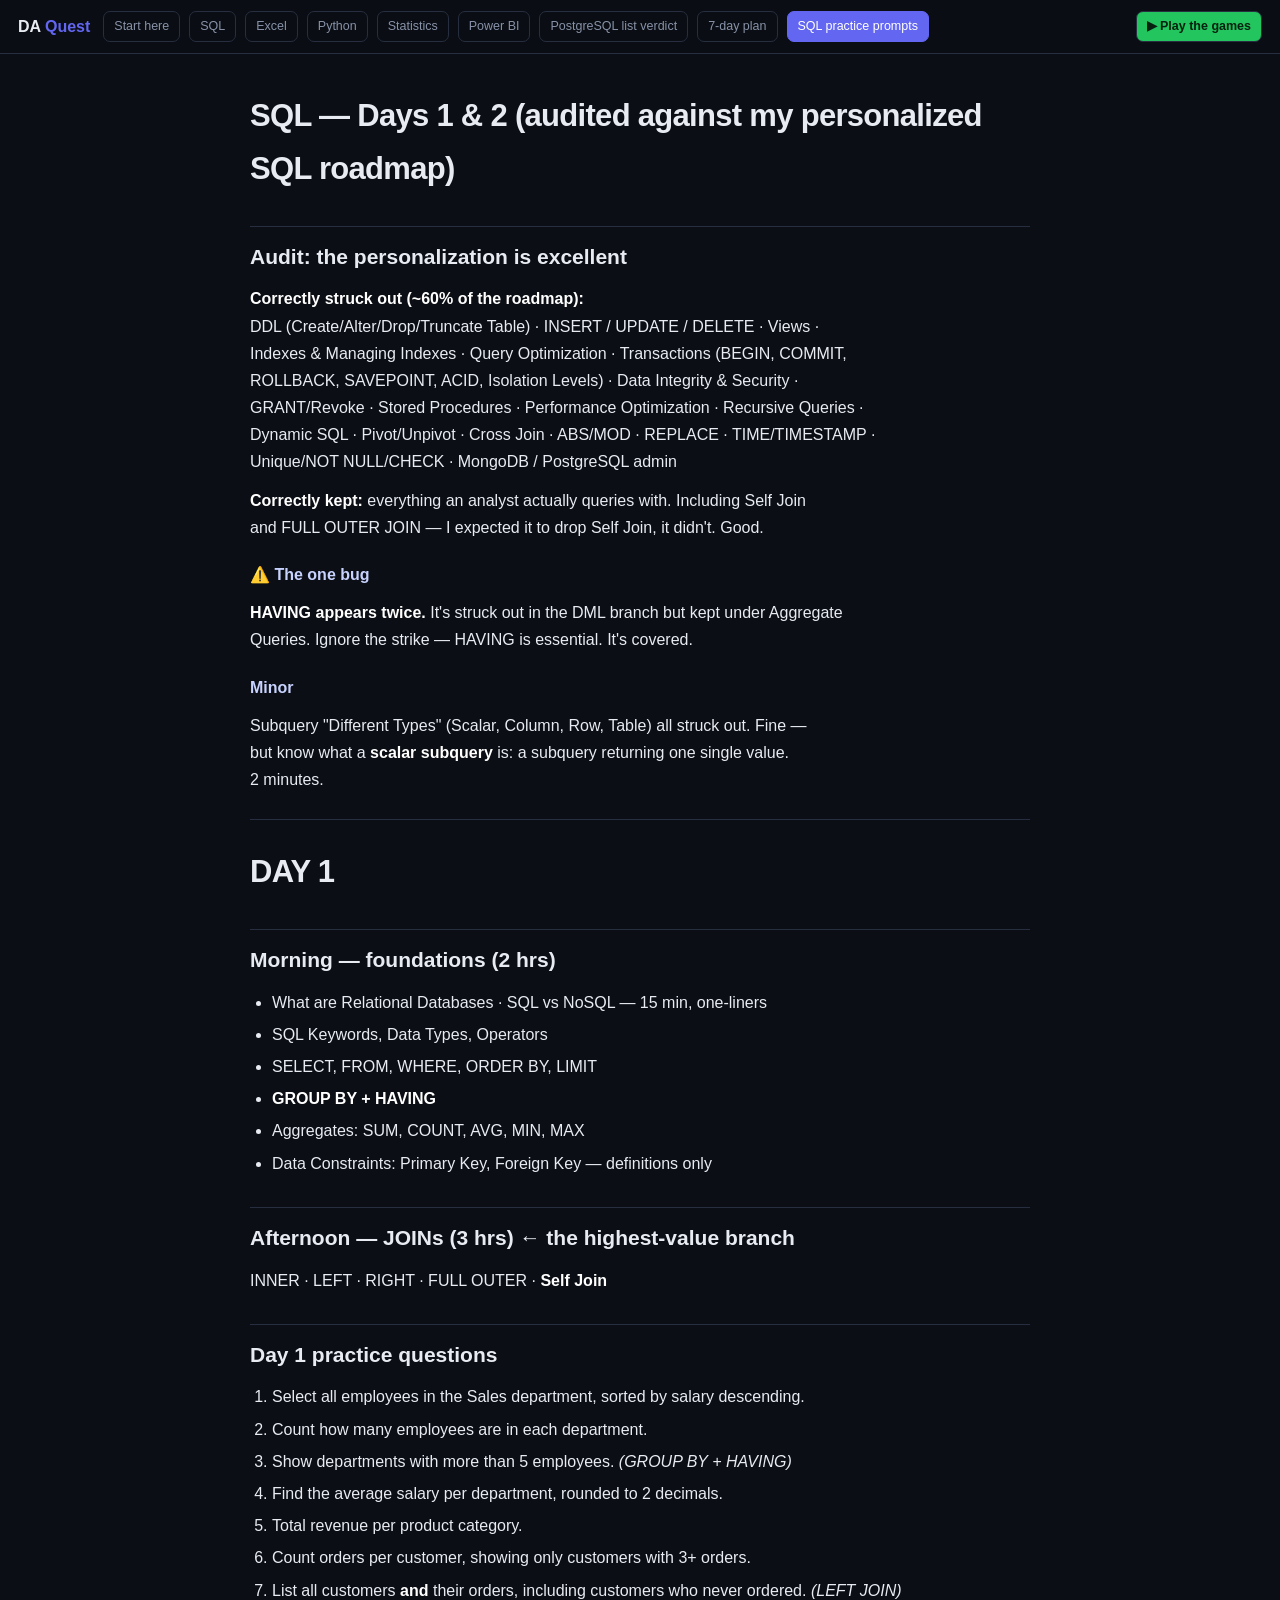
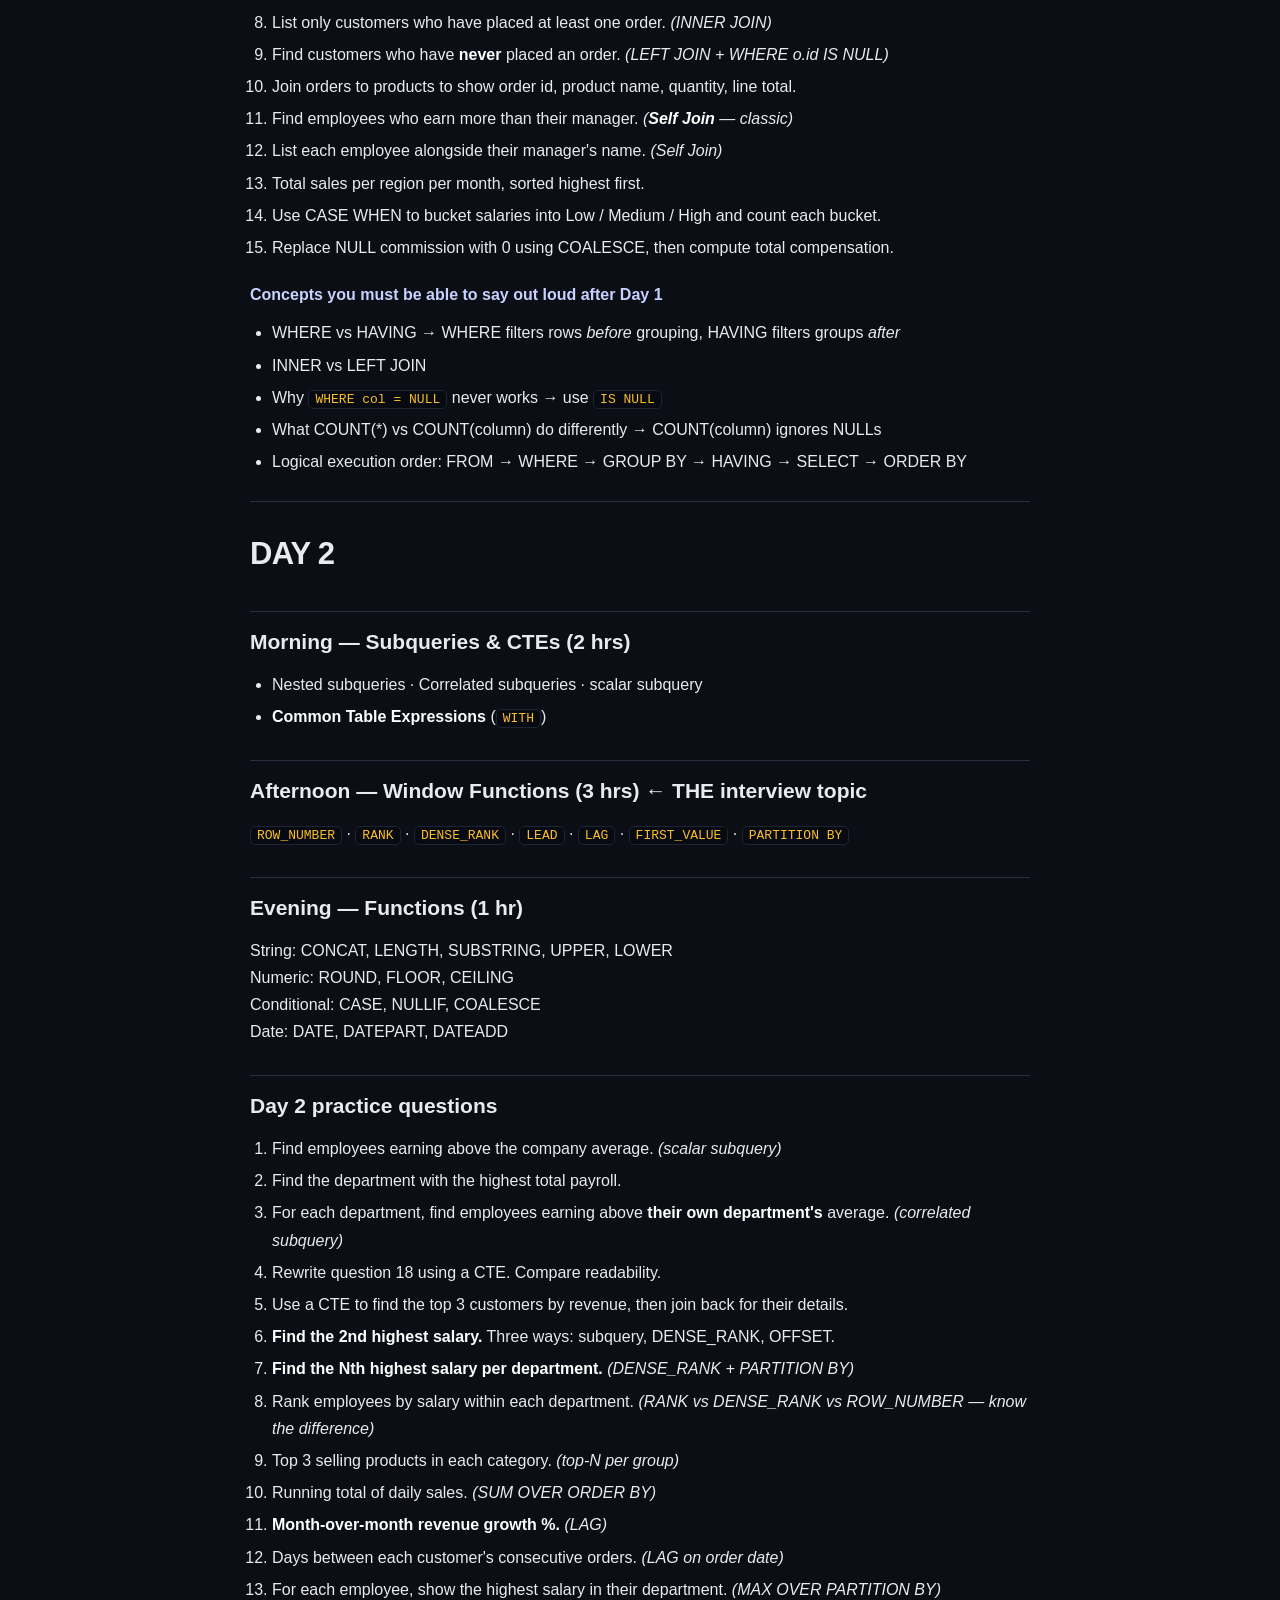
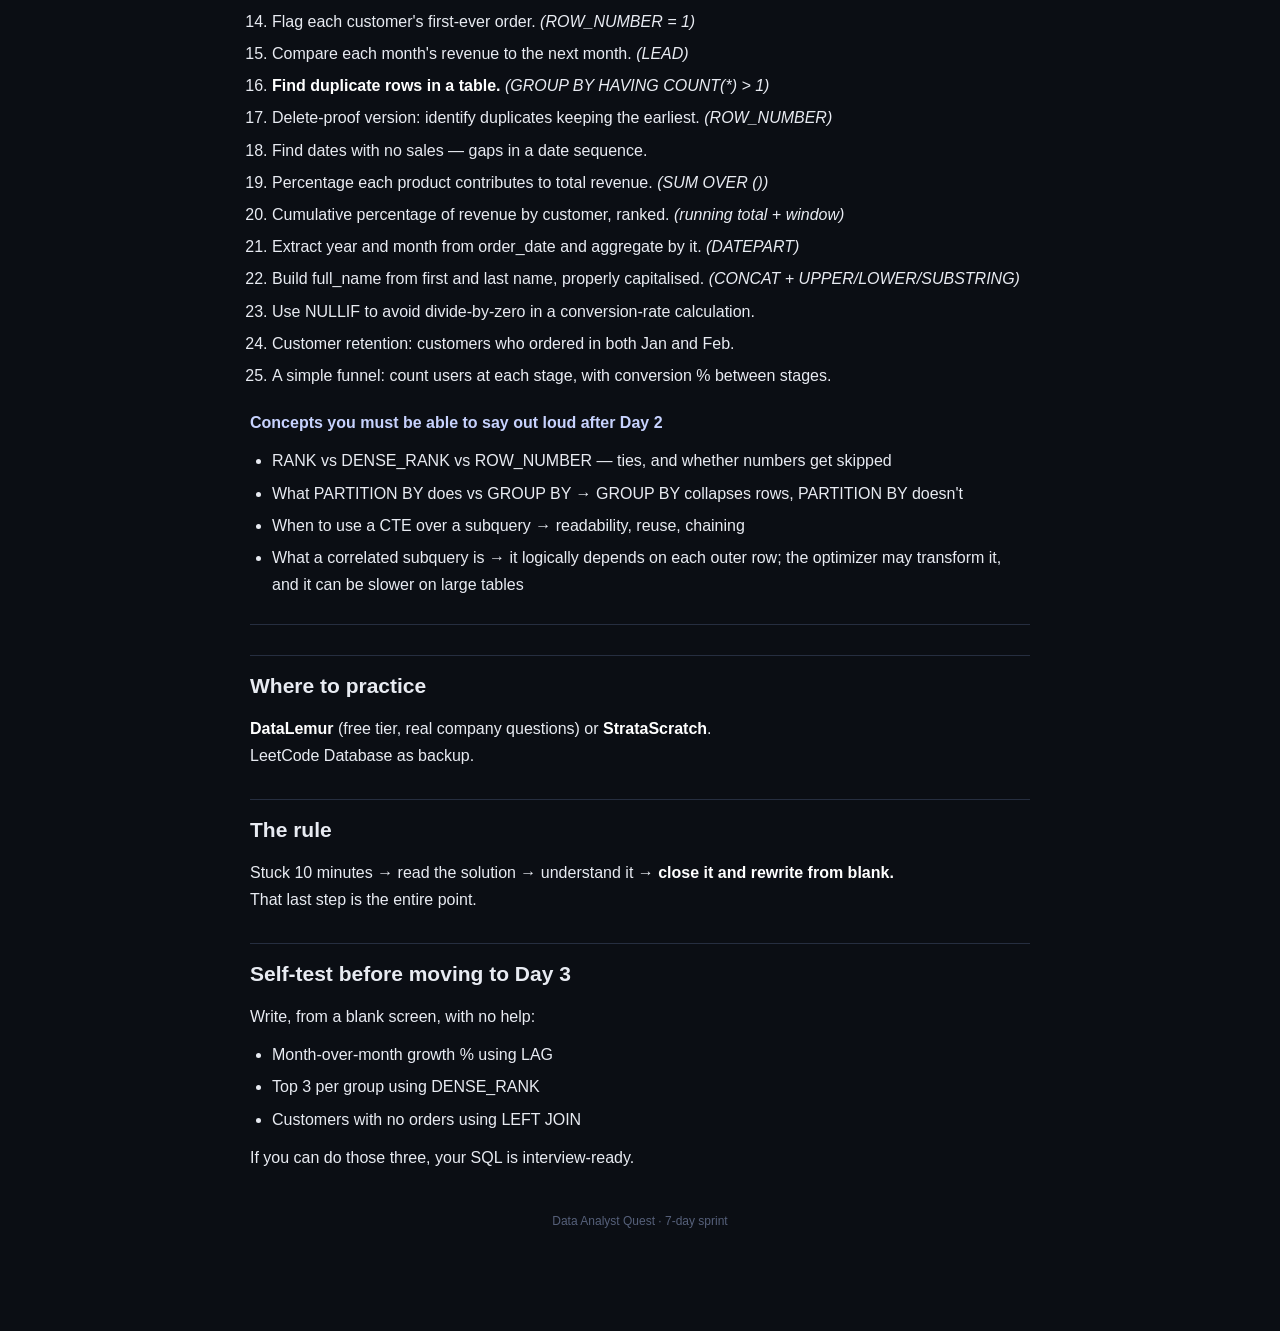
<file: sql-written.html>
<!DOCTYPE html><html lang="en"><head><meta charset="utf-8">
<meta name="viewport" content="width=device-width,initial-scale=1">
<title>SQL practice prompts &mdash; Data Analyst Quest</title><style>
*{box-sizing:border-box;margin:0;padding:0}
:root{--bg:#0b0e14;--pan:#141926;--br:#262e40;--tx:#e8ebf2;--mut:#8792a8;--ac:#6366f1}
body{font-family:-apple-system,BlinkMacSystemFont,'Segoe UI',Roboto,Helvetica,Arial,sans-serif;
background:var(--bg);color:var(--tx);line-height:1.7;padding-bottom:70px}
code,pre{font-family:ui-monospace,SFMono-Regular,Menlo,Consolas,monospace}
.top{position:sticky;top:0;z-index:50;background:rgba(11,14,20,.95);backdrop-filter:blur(10px);
border-bottom:1px solid var(--br);padding:11px 18px;display:flex;gap:9px;align-items:center;flex-wrap:wrap}
.top .b{font-weight:800;font-size:16px;text-decoration:none;color:var(--tx);margin-right:4px}
.top .b span{color:var(--ac)}
.top a.n{font-size:12.5px;color:var(--mut);text-decoration:none;border:1px solid var(--br);
padding:4px 10px;border-radius:7px;white-space:nowrap}
.top a.n:hover{color:var(--tx);border-color:#3a4458}
.top a.n.on{background:var(--ac);border-color:var(--ac);color:#fff}
.top .sp{margin-left:auto}
.play{background:#22c55e;border-color:#22c55e;color:#06210f!important;font-weight:800}
main{max-width:820px;margin:0 auto;padding:30px 20px}
h1{font-size:31px;font-weight:800;letter-spacing:-.7px;margin:6px 0 14px}
h2{font-size:21px;font-weight:800;margin:30px 0 10px;padding-top:12px;border-top:1px solid var(--br)}
h3{font-size:16px;font-weight:700;margin:20px 0 8px;color:#c7d2fe}
p{margin:11px 0}
ul,ol{margin:11px 0 11px 22px}li{margin:5px 0}
code{background:#070a10;border:1px solid #1d2432;padding:1px 6px;border-radius:5px;font-size:13px;color:#fbbf24}
pre{background:#070a10;border:1px solid var(--br);border-left:3px solid var(--ac);border-radius:9px;
padding:14px;overflow-x:auto;margin:13px 0}
pre code{background:none;border:none;color:#a5f3d0;padding:0;font-size:13px}
table{width:100%;border-collapse:collapse;margin:15px 0;font-size:14px;display:block;overflow-x:auto}
th{text-align:left;padding:9px 11px;background:#070a10;border-bottom:1px solid var(--br);
font-size:11.5px;letter-spacing:.5px;text-transform:uppercase;color:var(--mut);white-space:nowrap}
td{padding:8px 11px;border-bottom:1px solid #1b2130;vertical-align:top}
blockquote{border-left:3px solid var(--ac);background:#101521;padding:12px 16px;margin:14px 0;
border-radius:0 9px 9px 0;color:#b9c3d6;font-size:14.5px}
hr{border:none;border-top:1px solid var(--br);margin:26px 0}
a{color:#93b4ff}
strong{color:#fff}
.foot{text-align:center;color:#56607a;font-size:12px;margin-top:40px}
</style></head><body>
<div class="top">
  <a class="b" href="index.html">DA <span>Quest</span></a>
  <a class="n " href="start-here.html">Start here</a><a class="n " href="guide-sql.html">SQL</a><a class="n " href="guide-excel.html">Excel</a><a class="n " href="guide-python.html">Python</a><a class="n " href="guide-statistics.html">Statistics</a><a class="n " href="guide-powerbi.html">Power BI</a><a class="n " href="guide-postgres.html">PostgreSQL list verdict</a><a class="n " href="plan.html">7-day plan</a><a class="n on" href="sql-written.html">SQL practice prompts</a>
  <span class="sp"></span><a class="n play" href="index.html">&#9654; Play the games</a>
</div>
<main><h1>SQL — Days 1 &amp; 2 (audited against my personalized SQL roadmap)</h1>
<h2>Audit: the personalization is excellent</h2>
<p><strong>Correctly struck out (~60% of the roadmap):</strong><br>DDL (Create/Alter/Drop/Truncate Table) · INSERT / UPDATE / DELETE · Views ·<br>Indexes &amp; Managing Indexes · Query Optimization · Transactions (BEGIN, COMMIT,<br>ROLLBACK, SAVEPOINT, ACID, Isolation Levels) · Data Integrity &amp; Security ·<br>GRANT/Revoke · Stored Procedures · Performance Optimization · Recursive Queries ·<br>Dynamic SQL · Pivot/Unpivot · Cross Join · ABS/MOD · REPLACE · TIME/TIMESTAMP ·<br>Unique/NOT NULL/CHECK · MongoDB / PostgreSQL admin</p>
<p><strong>Correctly kept:</strong> everything an analyst actually queries with. Including Self Join<br>and FULL OUTER JOIN — I expected it to drop Self Join, it didn't. Good.</p>
<h3>⚠️ The one bug</h3>
<p><strong>HAVING appears twice.</strong> It's struck out in the DML branch but kept under Aggregate<br>Queries. Ignore the strike — HAVING is essential. It's covered.</p>
<h3>Minor</h3>
<p>Subquery "Different Types" (Scalar, Column, Row, Table) all struck out. Fine —<br>but know what a <strong>scalar subquery</strong> is: a subquery returning one single value.<br>2 minutes.</p>
<hr>
<h1>DAY 1</h1>
<h2>Morning — foundations (2 hrs)</h2>
<ul><li>What are Relational Databases · SQL vs NoSQL — 15 min, one-liners</li><li>SQL Keywords, Data Types, Operators</li><li>SELECT, FROM, WHERE, ORDER BY, LIMIT</li><li><strong>GROUP BY + HAVING</strong></li><li>Aggregates: SUM, COUNT, AVG, MIN, MAX</li><li>Data Constraints: Primary Key, Foreign Key — definitions only</li></ul>
<h2>Afternoon — JOINs (3 hrs) ← the highest-value branch</h2>
<p>INNER · LEFT · RIGHT · FULL OUTER · <strong>Self Join</strong></p>
<h2>Day 1 practice questions</h2>
<ol><li>Select all employees in the Sales department, sorted by salary descending.</li><li>Count how many employees are in each department.</li><li>Show departments with more than 5 employees. <em>(GROUP BY + HAVING)</em></li><li>Find the average salary per department, rounded to 2 decimals.</li><li>Total revenue per product category.</li><li>Count orders per customer, showing only customers with 3+ orders.</li><li>List all customers <strong>and</strong> their orders, including customers who never ordered. <em>(LEFT JOIN)</em></li><li>List only customers who have placed at least one order. <em>(INNER JOIN)</em></li><li>Find customers who have <strong>never</strong> placed an order. <em>(LEFT JOIN + WHERE o.id IS NULL)</em></li><li>Join orders to products to show order id, product name, quantity, line total.</li><li>Find employees who earn more than their manager. <em>(<strong>Self Join</strong> — classic)</em></li><li>List each employee alongside their manager's name. <em>(Self Join)</em></li><li>Total sales per region per month, sorted highest first.</li><li>Use CASE WHEN to bucket salaries into Low / Medium / High and count each bucket.</li><li>Replace NULL commission with 0 using COALESCE, then compute total compensation.</li></ol>
<h3>Concepts you must be able to say out loud after Day 1</h3>
<ul><li>WHERE vs HAVING → WHERE filters rows <em>before</em> grouping, HAVING filters groups <em>after</em></li><li>INNER vs LEFT JOIN</li><li>Why <code>WHERE col = NULL</code> never works → use <code>IS NULL</code></li><li>What COUNT(*) vs COUNT(column) do differently → COUNT(column) ignores NULLs</li><li>Logical execution order: FROM → WHERE → GROUP BY → HAVING → SELECT → ORDER BY</li></ul>
<hr>
<h1>DAY 2</h1>
<h2>Morning — Subqueries &amp; CTEs (2 hrs)</h2>
<ul><li>Nested subqueries · Correlated subqueries · scalar subquery</li><li><strong>Common Table Expressions</strong> (<code>WITH</code>)</li></ul>
<h2>Afternoon — Window Functions (3 hrs) ← THE interview topic</h2>
<p><code>ROW_NUMBER</code> · <code>RANK</code> · <code>DENSE_RANK</code> · <code>LEAD</code> · <code>LAG</code> · <code>FIRST_VALUE</code> · <code>PARTITION BY</code></p>
<h2>Evening — Functions (1 hr)</h2>
<p>String: CONCAT, LENGTH, SUBSTRING, UPPER, LOWER<br>Numeric: ROUND, FLOOR, CEILING<br>Conditional: CASE, NULLIF, COALESCE<br>Date: DATE, DATEPART, DATEADD</p>
<h2>Day 2 practice questions</h2>
<ol><li>Find employees earning above the company average. <em>(scalar subquery)</em></li><li>Find the department with the highest total payroll.</li><li>For each department, find employees earning above <strong>their own department's</strong> average. <em>(correlated subquery)</em></li><li>Rewrite question 18 using a CTE. Compare readability.</li><li>Use a CTE to find the top 3 customers by revenue, then join back for their details.</li><li><strong>Find the 2nd highest salary.</strong> Three ways: subquery, DENSE_RANK, OFFSET.</li><li><strong>Find the Nth highest salary per department.</strong> <em>(DENSE_RANK + PARTITION BY)</em></li><li>Rank employees by salary within each department. <em>(RANK vs DENSE_RANK vs ROW_NUMBER — know the difference)</em></li><li>Top 3 selling products in each category. <em>(top-N per group)</em></li><li>Running total of daily sales. <em>(SUM OVER ORDER BY)</em></li><li><strong>Month-over-month revenue growth %.</strong> <em>(LAG)</em></li><li>Days between each customer's consecutive orders. <em>(LAG on order date)</em></li><li>For each employee, show the highest salary in their department. <em>(MAX OVER PARTITION BY)</em></li><li>Flag each customer's first-ever order. <em>(ROW_NUMBER = 1)</em></li><li>Compare each month's revenue to the next month. <em>(LEAD)</em></li><li><strong>Find duplicate rows in a table.</strong> <em>(GROUP BY HAVING COUNT(*) &gt; 1)</em></li><li>Delete-proof version: identify duplicates keeping the earliest. <em>(ROW_NUMBER)</em></li><li>Find dates with no sales — gaps in a date sequence.</li><li>Percentage each product contributes to total revenue. <em>(SUM OVER ())</em></li><li>Cumulative percentage of revenue by customer, ranked. <em>(running total + window)</em></li><li>Extract year and month from order_date and aggregate by it. <em>(DATEPART)</em></li><li>Build full_name from first and last name, properly capitalised. <em>(CONCAT + UPPER/LOWER/SUBSTRING)</em></li><li>Use NULLIF to avoid divide-by-zero in a conversion-rate calculation.</li><li>Customer retention: customers who ordered in both Jan and Feb.</li><li>A simple funnel: count users at each stage, with conversion % between stages.</li></ol>
<h3>Concepts you must be able to say out loud after Day 2</h3>
<ul><li>RANK vs DENSE_RANK vs ROW_NUMBER — ties, and whether numbers get skipped</li><li>What PARTITION BY does vs GROUP BY → GROUP BY collapses rows, PARTITION BY doesn't</li><li>When to use a CTE over a subquery → readability, reuse, chaining</li><li>What a correlated subquery is → it logically depends on each outer row; the optimizer may transform it, and it can be slower on large tables</li></ul>
<hr>
<h2>Where to practice</h2>
<p><strong>DataLemur</strong> (free tier, real company questions) or <strong>StrataScratch</strong>.<br>LeetCode Database as backup.</p>
<h2>The rule</h2>
<p>Stuck 10 minutes → read the solution → understand it → <strong>close it and rewrite from blank.</strong><br>That last step is the entire point.</p>
<h2>Self-test before moving to Day 3</h2>
<p>Write, from a blank screen, with no help:</p>
<ul><li>Month-over-month growth % using LAG</li><li>Top 3 per group using DENSE_RANK</li><li>Customers with no orders using LEFT JOIN</li></ul>
<p>If you can do those three, your SQL is interview-ready.</p><div class="foot">Data Analyst Quest &middot; 7-day sprint</div></main>
</body></html>
</file>
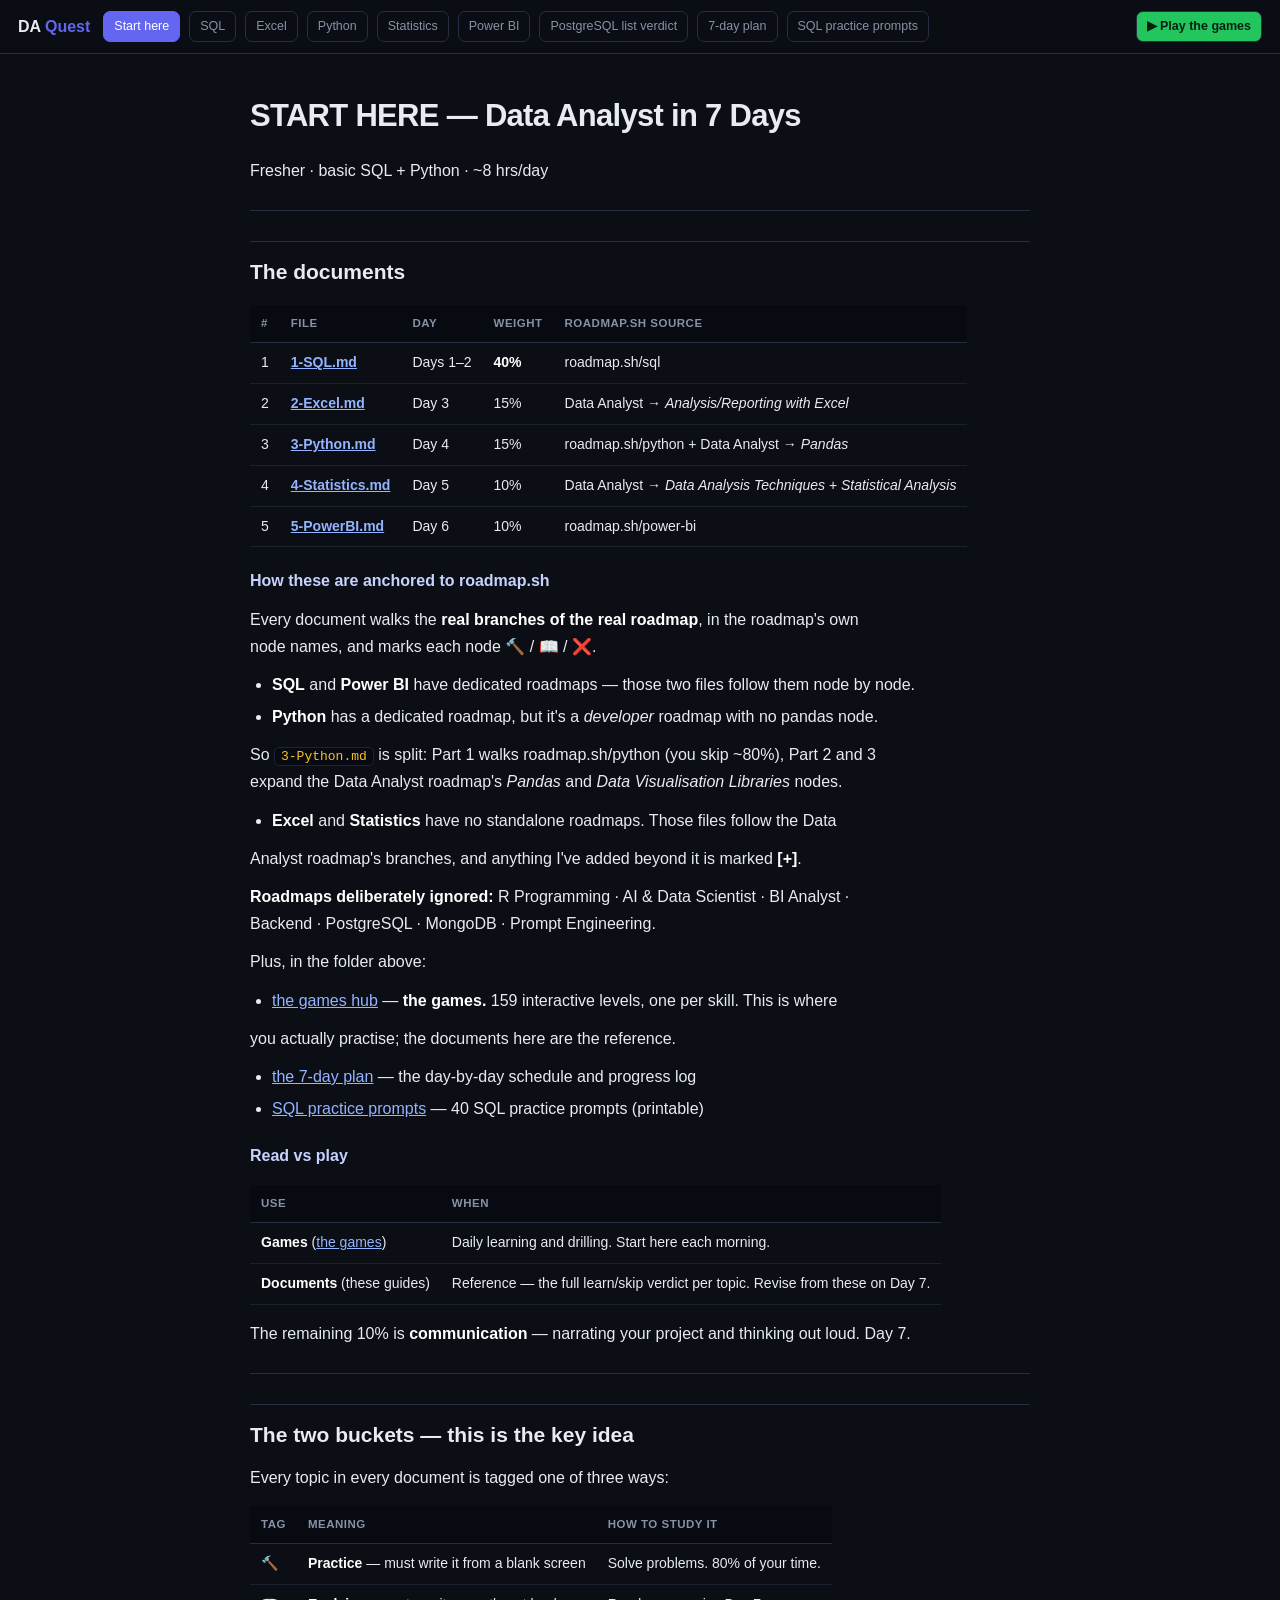
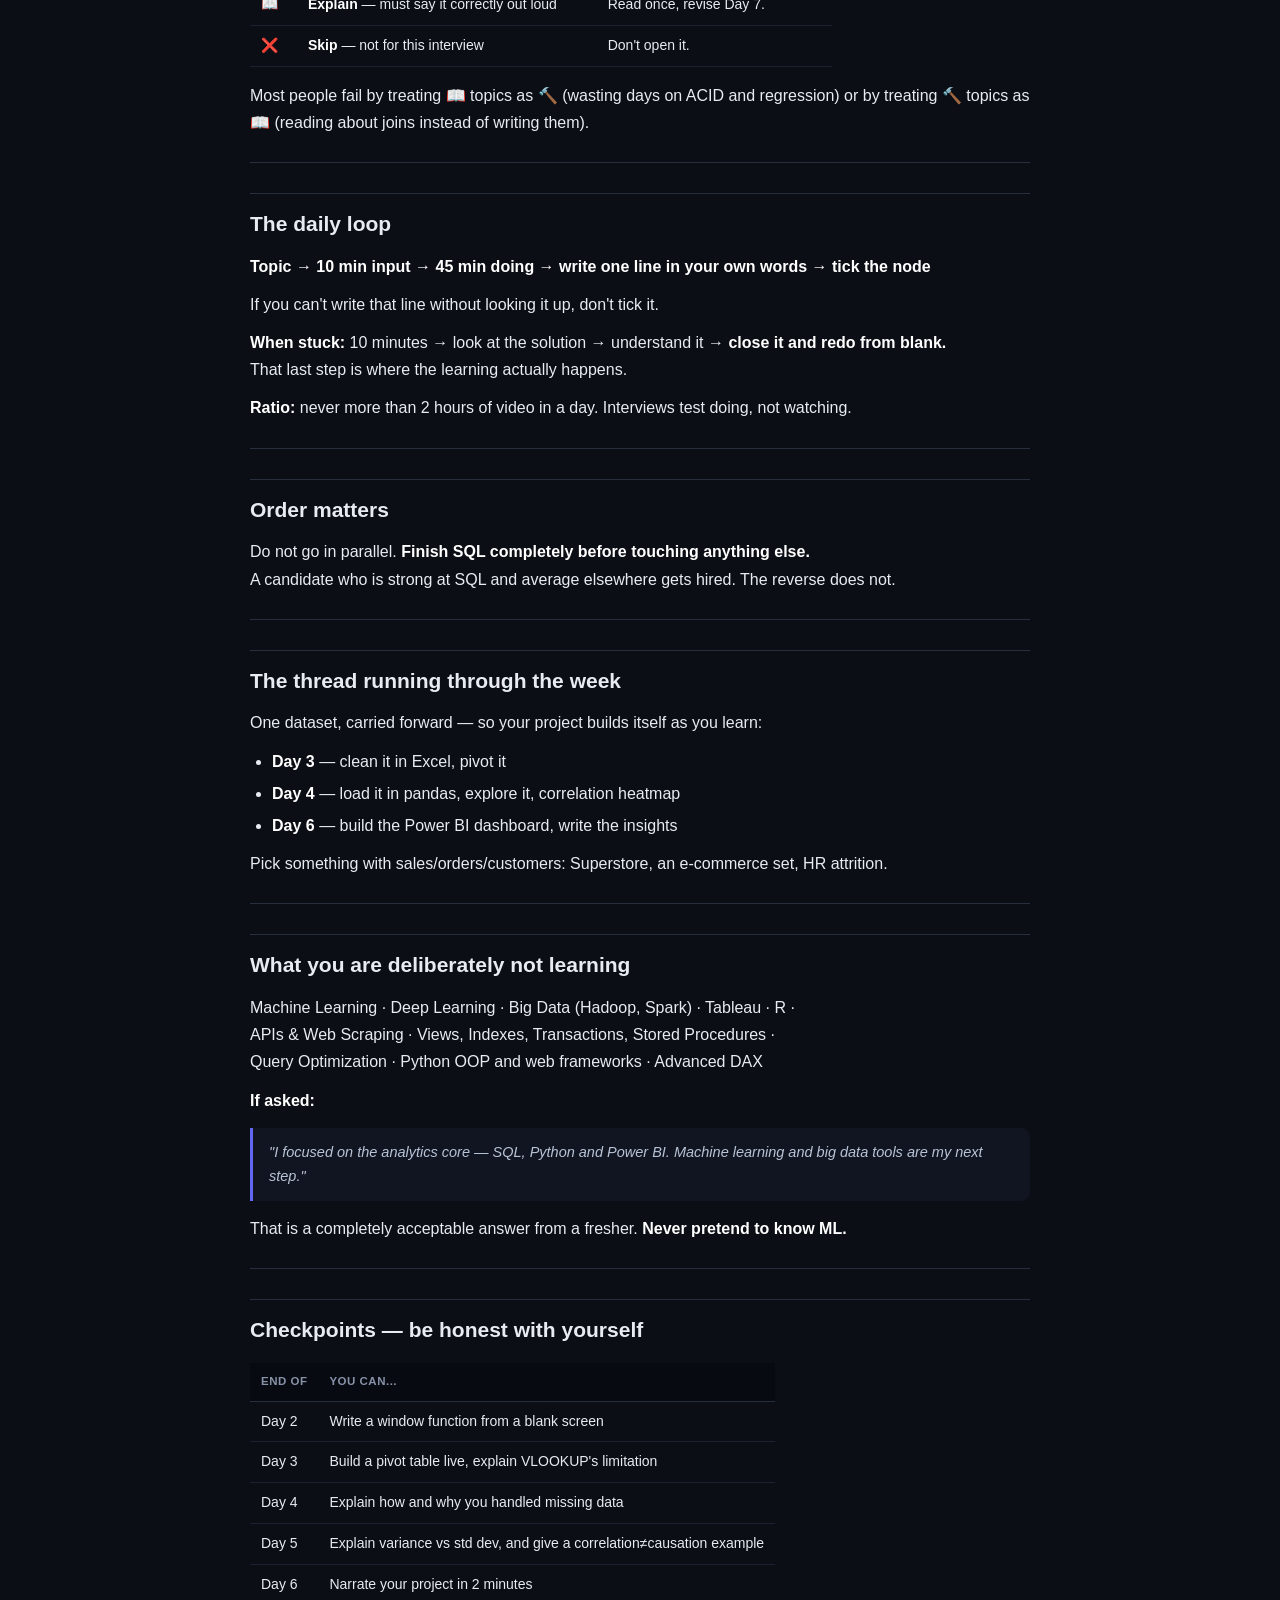
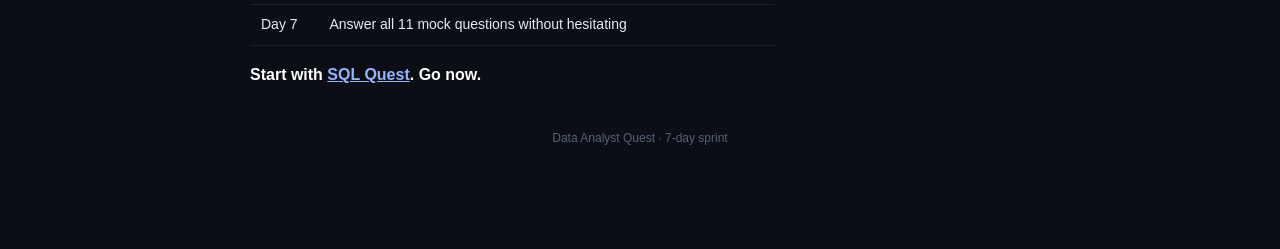
<file: start-here.html>
<!DOCTYPE html><html lang="en"><head><meta charset="utf-8">
<meta name="viewport" content="width=device-width,initial-scale=1">
<title>Start here &mdash; Data Analyst Quest</title><style>
*{box-sizing:border-box;margin:0;padding:0}
:root{--bg:#0b0e14;--pan:#141926;--br:#262e40;--tx:#e8ebf2;--mut:#8792a8;--ac:#6366f1}
body{font-family:-apple-system,BlinkMacSystemFont,'Segoe UI',Roboto,Helvetica,Arial,sans-serif;
background:var(--bg);color:var(--tx);line-height:1.7;padding-bottom:70px}
code,pre{font-family:ui-monospace,SFMono-Regular,Menlo,Consolas,monospace}
.top{position:sticky;top:0;z-index:50;background:rgba(11,14,20,.95);backdrop-filter:blur(10px);
border-bottom:1px solid var(--br);padding:11px 18px;display:flex;gap:9px;align-items:center;flex-wrap:wrap}
.top .b{font-weight:800;font-size:16px;text-decoration:none;color:var(--tx);margin-right:4px}
.top .b span{color:var(--ac)}
.top a.n{font-size:12.5px;color:var(--mut);text-decoration:none;border:1px solid var(--br);
padding:4px 10px;border-radius:7px;white-space:nowrap}
.top a.n:hover{color:var(--tx);border-color:#3a4458}
.top a.n.on{background:var(--ac);border-color:var(--ac);color:#fff}
.top .sp{margin-left:auto}
.play{background:#22c55e;border-color:#22c55e;color:#06210f!important;font-weight:800}
main{max-width:820px;margin:0 auto;padding:30px 20px}
h1{font-size:31px;font-weight:800;letter-spacing:-.7px;margin:6px 0 14px}
h2{font-size:21px;font-weight:800;margin:30px 0 10px;padding-top:12px;border-top:1px solid var(--br)}
h3{font-size:16px;font-weight:700;margin:20px 0 8px;color:#c7d2fe}
p{margin:11px 0}
ul,ol{margin:11px 0 11px 22px}li{margin:5px 0}
code{background:#070a10;border:1px solid #1d2432;padding:1px 6px;border-radius:5px;font-size:13px;color:#fbbf24}
pre{background:#070a10;border:1px solid var(--br);border-left:3px solid var(--ac);border-radius:9px;
padding:14px;overflow-x:auto;margin:13px 0}
pre code{background:none;border:none;color:#a5f3d0;padding:0;font-size:13px}
table{width:100%;border-collapse:collapse;margin:15px 0;font-size:14px;display:block;overflow-x:auto}
th{text-align:left;padding:9px 11px;background:#070a10;border-bottom:1px solid var(--br);
font-size:11.5px;letter-spacing:.5px;text-transform:uppercase;color:var(--mut);white-space:nowrap}
td{padding:8px 11px;border-bottom:1px solid #1b2130;vertical-align:top}
blockquote{border-left:3px solid var(--ac);background:#101521;padding:12px 16px;margin:14px 0;
border-radius:0 9px 9px 0;color:#b9c3d6;font-size:14.5px}
hr{border:none;border-top:1px solid var(--br);margin:26px 0}
a{color:#93b4ff}
strong{color:#fff}
.foot{text-align:center;color:#56607a;font-size:12px;margin-top:40px}
</style></head><body>
<div class="top">
  <a class="b" href="index.html">DA <span>Quest</span></a>
  <a class="n on" href="start-here.html">Start here</a><a class="n " href="guide-sql.html">SQL</a><a class="n " href="guide-excel.html">Excel</a><a class="n " href="guide-python.html">Python</a><a class="n " href="guide-statistics.html">Statistics</a><a class="n " href="guide-powerbi.html">Power BI</a><a class="n " href="guide-postgres.html">PostgreSQL list verdict</a><a class="n " href="plan.html">7-day plan</a><a class="n " href="sql-written.html">SQL practice prompts</a>
  <span class="sp"></span><a class="n play" href="index.html">&#9654; Play the games</a>
</div>
<main><h1>START HERE — Data Analyst in 7 Days</h1>
<p>Fresher · basic SQL + Python · ~8 hrs/day</p>
<hr>
<h2>The documents</h2>
<table><thead><tr><th>#</th><th>File</th><th>Day</th><th>Weight</th><th>roadmap.sh source</th></tr></thead><tbody><tr><td>1</td><td><strong><a href="guide-sql.html">1-SQL.md</a></strong></td><td>Days 1–2</td><td><strong>40%</strong></td><td>roadmap.sh/sql</td></tr><tr><td>2</td><td><strong><a href="guide-excel.html">2-Excel.md</a></strong></td><td>Day 3</td><td>15%</td><td>Data Analyst → <em>Analysis/Reporting with Excel</em></td></tr><tr><td>3</td><td><strong><a href="guide-python.html">3-Python.md</a></strong></td><td>Day 4</td><td>15%</td><td>roadmap.sh/python + Data Analyst → <em>Pandas</em></td></tr><tr><td>4</td><td><strong><a href="guide-statistics.html">4-Statistics.md</a></strong></td><td>Day 5</td><td>10%</td><td>Data Analyst → <em>Data Analysis Techniques</em> + <em>Statistical Analysis</em></td></tr><tr><td>5</td><td><strong><a href="guide-powerbi.html">5-PowerBI.md</a></strong></td><td>Day 6</td><td>10%</td><td>roadmap.sh/power-bi</td></tr></tbody></table>
<h3>How these are anchored to roadmap.sh</h3>
<p>Every document walks the <strong>real branches of the real roadmap</strong>, in the roadmap's own<br>node names, and marks each node 🔨 / 📖 / ❌.</p>
<ul><li><strong>SQL</strong> and <strong>Power BI</strong> have dedicated roadmaps — those two files follow them node by node.</li><li><strong>Python</strong> has a dedicated roadmap, but it's a <em>developer</em> roadmap with no pandas node.</li></ul>
<p>  So <code>3-Python.md</code> is split: Part 1 walks roadmap.sh/python (you skip ~80%), Part 2 and 3<br>  expand the Data Analyst roadmap's <em>Pandas</em> and <em>Data Visualisation Libraries</em> nodes.</p>
<ul><li><strong>Excel</strong> and <strong>Statistics</strong> have no standalone roadmaps. Those files follow the Data</li></ul>
<p>  Analyst roadmap's branches, and anything I've added beyond it is marked <strong>[+]</strong>.</p>
<p><strong>Roadmaps deliberately ignored:</strong> R Programming · AI &amp; Data Scientist · BI Analyst ·<br>Backend · PostgreSQL · MongoDB · Prompt Engineering.</p>
<p>Plus, in the folder above:</p>
<ul><li><a href="index.html">the games hub</a> — <strong>the games.</strong> 159 interactive levels, one per skill. This is where</li></ul>
<p>  you actually practise; the documents here are the reference.</p>
<ul><li><a href="plan.html">the 7-day plan</a> — the day-by-day schedule and progress log</li><li><a href="sql-written.html">SQL practice prompts</a> — 40 SQL practice prompts (printable)</li></ul>
<h3>Read vs play</h3>
<table><thead><tr><th>Use</th><th>When</th></tr></thead><tbody><tr><td><strong>Games</strong> (<a href="index.html">the games</a>)</td><td>Daily learning and drilling. Start here each morning.</td></tr><tr><td><strong>Documents</strong> (these guides)</td><td>Reference — the full learn/skip verdict per topic. Revise from these on Day 7.</td></tr></tbody></table>
<p>The remaining 10% is <strong>communication</strong> — narrating your project and thinking out loud. Day 7.</p>
<hr>
<h2>The two buckets — this is the key idea</h2>
<p>Every topic in every document is tagged one of three ways:</p>
<table><thead><tr><th>Tag</th><th>Meaning</th><th>How to study it</th></tr></thead><tbody><tr><td>🔨</td><td><strong>Practice</strong> — must write it from a blank screen</td><td>Solve problems. 80% of your time.</td></tr><tr><td>📖</td><td><strong>Explain</strong> — must say it correctly out loud</td><td>Read once, revise Day 7.</td></tr><tr><td>❌</td><td><strong>Skip</strong> — not for this interview</td><td>Don't open it.</td></tr></tbody></table>
<p>Most people fail by treating 📖 topics as 🔨 (wasting days on ACID and regression) or by treating 🔨 topics as 📖 (reading about joins instead of writing them).</p>
<hr>
<h2>The daily loop</h2>
<p><strong>Topic → 10 min input → 45 min doing → write one line in your own words → tick the node</strong></p>
<p>If you can't write that line without looking it up, don't tick it.</p>
<p><strong>When stuck:</strong> 10 minutes → look at the solution → understand it → <strong>close it and redo from blank.</strong><br>That last step is where the learning actually happens.</p>
<p><strong>Ratio:</strong> never more than 2 hours of video in a day. Interviews test doing, not watching.</p>
<hr>
<h2>Order matters</h2>
<p>Do not go in parallel. <strong>Finish SQL completely before touching anything else.</strong><br>A candidate who is strong at SQL and average elsewhere gets hired. The reverse does not.</p>
<hr>
<h2>The thread running through the week</h2>
<p>One dataset, carried forward — so your project builds itself as you learn:</p>
<ul><li><strong>Day 3</strong> — clean it in Excel, pivot it</li><li><strong>Day 4</strong> — load it in pandas, explore it, correlation heatmap</li><li><strong>Day 6</strong> — build the Power BI dashboard, write the insights</li></ul>
<p>Pick something with sales/orders/customers: Superstore, an e-commerce set, HR attrition.</p>
<hr>
<h2>What you are deliberately not learning</h2>
<p>Machine Learning · Deep Learning · Big Data (Hadoop, Spark) · Tableau · R ·<br>APIs &amp; Web Scraping · Views, Indexes, Transactions, Stored Procedures ·<br>Query Optimization · Python OOP and web frameworks · Advanced DAX</p>
<p><strong>If asked:</strong></p>
<blockquote><em>"I focused on the analytics core — SQL, Python and Power BI. Machine learning and big data tools are my next step."</em></blockquote>
<p>That is a completely acceptable answer from a fresher. <strong>Never pretend to know ML.</strong></p>
<hr>
<h2>Checkpoints — be honest with yourself</h2>
<table><thead><tr><th>End of</th><th>You can...</th></tr></thead><tbody><tr><td>Day 2</td><td>Write a window function from a blank screen</td></tr><tr><td>Day 3</td><td>Build a pivot table live, explain VLOOKUP's limitation</td></tr><tr><td>Day 4</td><td>Explain how and why you handled missing data</td></tr><tr><td>Day 5</td><td>Explain variance vs std dev, and give a correlation≠causation example</td></tr><tr><td>Day 6</td><td>Narrate your project in 2 minutes</td></tr><tr><td>Day 7</td><td>Answer all 11 mock questions without hesitating</td></tr></tbody></table>
<p><strong>Start with <a href="sql-quest.html">SQL Quest</a>. Go now.</strong></p><div class="foot">Data Analyst Quest &middot; 7-day sprint</div></main>
</body></html>
</file>
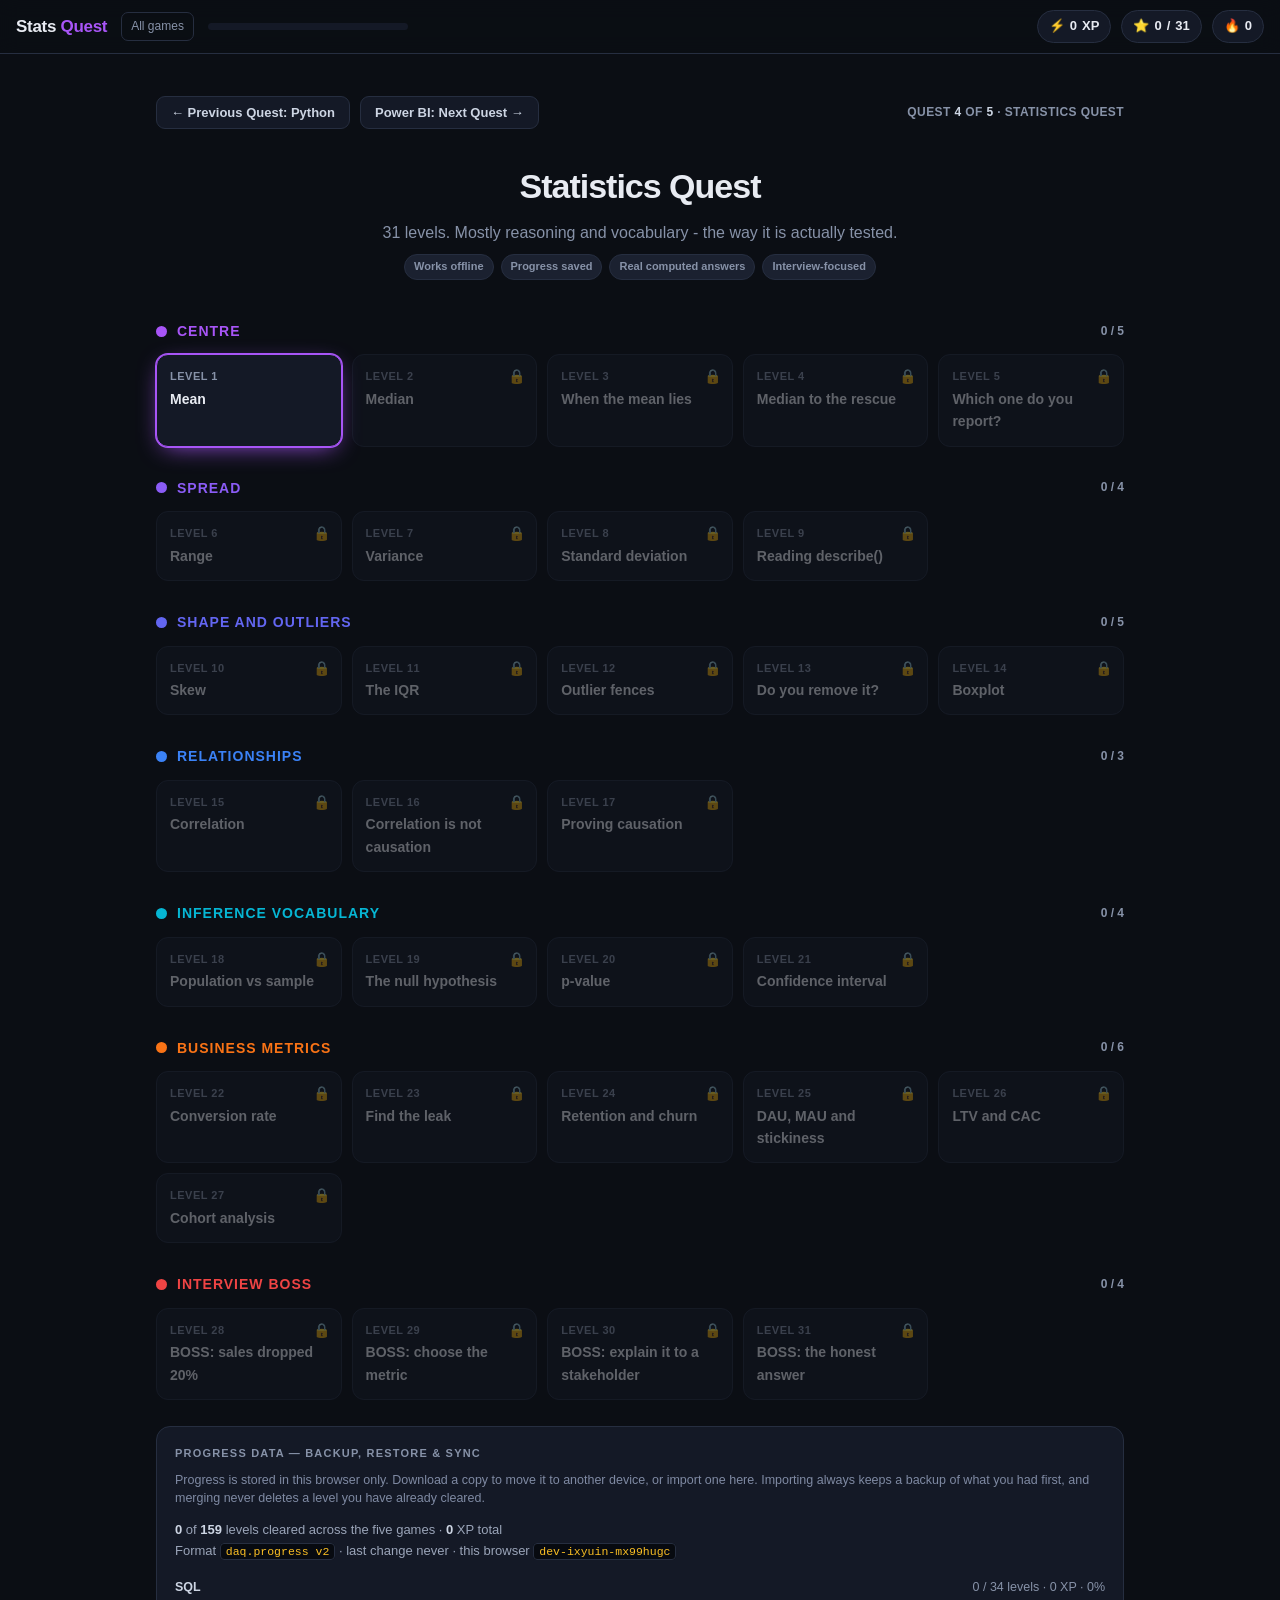
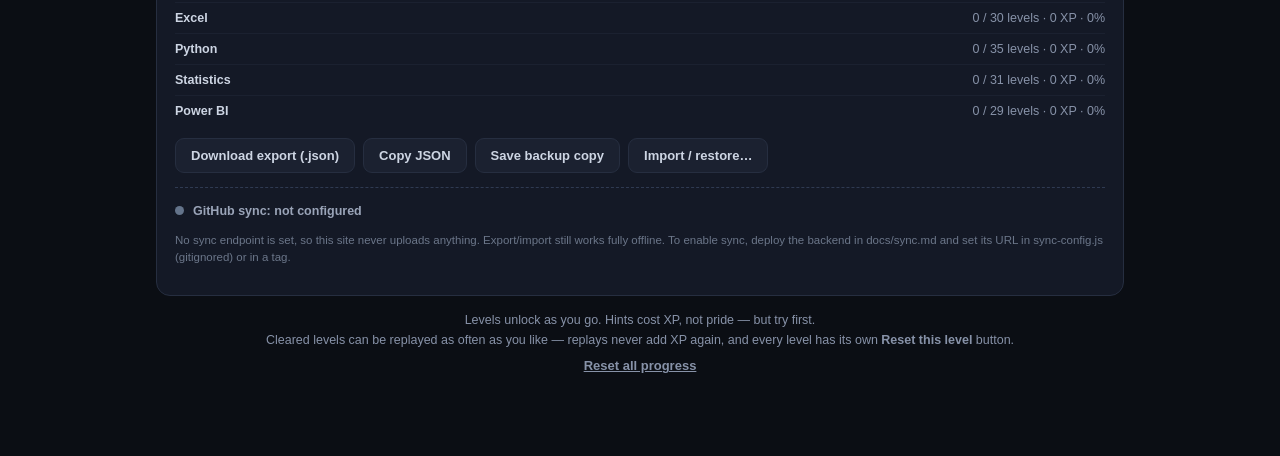
<file: stats-quest.html>
<!DOCTYPE html>
<html lang="en"><head><meta charset="utf-8">
<meta name="viewport" content="width=device-width,initial-scale=1">
<title>Statistics Quest</title>
<style>
*{box-sizing:border-box;margin:0;padding:0}
:root{--bg:#0b0e14;--pan:#141926;--pan2:#1b2130;--br:#262e40;--tx:#e8ebf2;--mut:#8792a8;--ac:#a855f7}
body{font-family:-apple-system,BlinkMacSystemFont,'Segoe UI',Roboto,Helvetica,Arial,sans-serif;
background:var(--bg);color:var(--tx);line-height:1.6;-webkit-font-smoothing:antialiased}
code,pre,textarea,input.num,.mono{font-family:ui-monospace,SFMono-Regular,Menlo,Consolas,monospace}
.top{position:sticky;top:0;z-index:100;background:rgba(11,14,20,.93);backdrop-filter:blur(10px);
border-bottom:1px solid var(--br);padding:10px 16px;display:flex;align-items:center;gap:14px;flex-wrap:wrap}
.logo{font-weight:800;font-size:17px;letter-spacing:-.3px;cursor:pointer}
.logo span{color:var(--ac)}
.hm{font-size:12px;color:var(--mut);text-decoration:none;border:1px solid var(--br);padding:4px 9px;border-radius:7px}
.hm:hover{color:var(--tx)}
.stats{display:flex;gap:10px;margin-left:auto;align-items:center;font-size:13px;font-weight:700;flex-wrap:wrap}
.stat{display:flex;align-items:center;gap:5px;background:var(--pan);border:1px solid var(--br);
padding:5px 11px;border-radius:99px}
.xpbar{flex:1;min-width:90px;max-width:200px;height:7px;background:var(--pan);border-radius:99px;overflow:hidden}
.xpbar>div{height:100%;background:linear-gradient(90deg,var(--ac),#a855f7);width:0;transition:width .5s}
.wrap{max-width:1000px;margin:0 auto;padding:24px 16px 80px}
.hero{text-align:center;padding:26px 0 10px}
.hero h1{font-size:34px;font-weight:800;letter-spacing:-1px}
.hero p{color:var(--mut);margin-top:6px}
.world{margin-top:30px}
.wh{display:flex;align-items:center;gap:10px;margin-bottom:12px}
.wdot{width:11px;height:11px;border-radius:99px}
.wh h2{font-size:14px;font-weight:800;letter-spacing:1px;text-transform:uppercase}
.wh .wc{font-size:12px;color:var(--mut);margin-left:auto;font-weight:600}
.nodes{display:grid;grid-template-columns:repeat(auto-fill,minmax(168px,1fr));gap:10px}
.node{background:var(--pan);border:1px solid var(--br);border-radius:12px;padding:13px;cursor:pointer;
position:relative;transition:transform .12s,border-color .12s}
.node:hover{transform:translateY(-2px)}
.node .ln{font-size:11px;color:var(--mut);font-weight:800;letter-spacing:.5px}
.node .lt{font-size:14px;font-weight:600;margin-top:2px}
.node.lock{opacity:.38;cursor:not-allowed}.node.lock:hover{transform:none}
.node.done{border-color:#1e5235;background:linear-gradient(180deg,#14301f22,var(--pan))}
.node.cur{border-color:var(--ac);box-shadow:0 0 0 1px var(--ac),0 6px 24px -8px var(--ac)}
.tick{position:absolute;top:10px;right:11px;font-size:14px}
.lv{display:none}.lv.on{display:block}
.back{background:none;border:none;color:var(--mut);font-size:13px;cursor:pointer;padding:0;font-weight:600}
.back:hover{color:var(--tx)}
.lvhead{display:flex;align-items:baseline;gap:10px;margin:14px 0 4px;flex-wrap:wrap}
.lvhead .n{font-size:12px;font-weight:800;color:var(--ac);letter-spacing:1px}
.lvhead h2{font-size:25px;font-weight:800;letter-spacing:-.5px}
.cols{display:grid;grid-template-columns:1fr 1fr;gap:16px;margin-top:16px}
@media(max-width:860px){.cols{grid-template-columns:1fr}}
.box{background:var(--pan);border:1px solid var(--br);border-radius:14px;padding:18px}
.box h3{font-size:11px;font-weight:800;letter-spacing:1.2px;text-transform:uppercase;color:var(--mut);margin-bottom:10px}
.lesson p{margin-bottom:9px;font-size:14.5px}
.lesson ul{margin:0 0 9px 18px;font-size:14.5px}.lesson li{margin-bottom:4px}
.lesson pre{background:#070a10;border:1px solid var(--br);border-left:3px solid var(--ac);border-radius:8px;
padding:12px;margin:9px 0;font-size:12.5px;color:#a5f3d0;overflow-x:auto;white-space:pre-wrap;line-height:1.5}
.lesson code{background:#070a10;padding:1px 5px;border-radius:4px;font-size:12.5px;color:#fbbf24}
.lesson table{margin:9px 0}
.task{background:linear-gradient(135deg,#1e1b4b55,#312e8133);border:1px solid #4338ca66;
border-radius:12px;padding:15px;font-size:15px}
.task b{color:#c7d2fe}
textarea{width:100%;min-height:130px;background:#070a10;border:1px solid var(--br);border-radius:10px;
color:#dbe4f0;padding:13px;font-size:13.5px;resize:vertical;line-height:1.6}
textarea:focus{outline:none;border-color:var(--ac)}
input.num{width:100%;background:#070a10;border:1px solid var(--br);border-radius:10px;color:#dbe4f0;
padding:14px;font-size:19px;font-weight:700}
input.num:focus{outline:none;border-color:var(--ac)}
.mc{display:flex;flex-direction:column;gap:8px}
.opt{background:#070a10;border:1px solid var(--br);border-radius:10px;padding:12px 14px;cursor:pointer;
font-size:14px;display:flex;gap:10px;align-items:flex-start}
.opt:hover{border-color:#39425a}
.opt.sel{border-color:var(--ac);background:#11162480}
.opt .k{font-weight:800;color:var(--mut);flex-shrink:0}
.opt.sel .k{color:var(--ac)}
.row{display:flex;gap:8px;flex-wrap:wrap;margin-top:10px}
button.b{background:var(--pan2);border:1px solid var(--br);color:#cdd5e3;padding:9px 15px;border-radius:9px;
cursor:pointer;font-size:13px;font-weight:700}
button.b:hover{background:#242c3d}
button.go{background:var(--ac);border-color:var(--ac);color:#fff;flex:1}
button.go:hover{filter:brightness(1.12)}
.msg{margin-top:11px;padding:12px 14px;border-radius:10px;font-size:14px;display:none}
.msg.ok{display:block;background:#0f2a1a;border:1px solid #1e5235;color:#86efac}
.msg.bad{display:block;background:#2a1414;border:1px solid #5c2626;color:#fca5a5}
.hintbox{margin-top:10px;background:#1c1708;border-left:3px solid #f59e0b;border-radius:8px;
padding:10px 13px;font-size:13.5px;color:#fde68a;display:none}
.hintbox.on{display:block}
table{width:100%;border-collapse:collapse;font-size:12.5px}
th{text-align:left;padding:7px 9px;background:#070a10;color:var(--mut);font-weight:700;
border-bottom:1px solid var(--br);white-space:nowrap;font-size:11px;letter-spacing:.4px;text-transform:uppercase}
td{padding:6px 9px;border-bottom:1px solid #1b2130;white-space:nowrap}
tr:last-child td{border-bottom:none}
.scroll{overflow-x:auto;max-height:290px;overflow-y:auto;border:1px solid var(--br);border-radius:9px}
.tabsm{display:flex;gap:5px;margin-bottom:9px;flex-wrap:wrap}
.tabsm button{background:var(--pan2);border:1px solid var(--br);color:var(--mut);font-size:11px;
padding:4px 9px;border-radius:6px;cursor:pointer;font-weight:700}
.tabsm button.on{background:var(--ac);border-color:var(--ac);color:#fff}
.sol{display:none;margin-top:10px}.sol.on{display:block}
.sol pre{background:#070a10;border:1px solid var(--br);border-left:3px solid #22c55e;border-radius:9px;
padding:13px;font-size:13px;color:#86efac;overflow-x:auto;white-space:pre-wrap;line-height:1.6}
.why{margin-top:10px;background:#0d1620;border-left:3px solid #38bdf8;border-radius:8px;padding:11px 13px;
font-size:13.5px;color:#bae6fd;display:none}
.why.on{display:block}
.ov{position:fixed;inset:0;background:rgba(5,7,12,.86);backdrop-filter:blur(5px);z-index:200;
display:none;align-items:center;justify-content:center;padding:20px}
.ov.on{display:flex}
.ovc{background:var(--pan);border:1px solid #2f3a52;border-radius:20px;padding:34px;max-width:420px;
width:100%;text-align:center}
.ovc .em{font-size:52px}
.ovc h3{font-size:25px;font-weight:800;margin:8px 0 4px}
.ovc p{color:var(--mut);font-size:14.5px;margin-bottom:8px}
.gain{display:inline-block;background:#1e1b4b;border:1px solid #4338ca;color:#c7d2fe;
padding:5px 14px;border-radius:99px;font-weight:800;font-size:14px;margin:8px 0 18px}
.ovc .row{justify-content:center}
.fin{background:linear-gradient(135deg,#312e81,#1e1b4b);border:1px solid #4338ca;border-radius:16px;
padding:24px;text-align:center;margin-top:26px}
.fin h3{font-size:21px;font-weight:800}
.fin p{color:#c7d2fe;font-size:14px;margin-top:6px}
.note{color:var(--mut);font-size:12.5px;margin-top:14px;text-align:center}
.pillrow{display:flex;gap:7px;flex-wrap:wrap;margin-top:9px}
.pl{font-size:11px;font-weight:700;padding:3px 9px;border-radius:99px;background:var(--pan2);
border:1px solid var(--br);color:var(--mut)}
</style><link rel="stylesheet" href="progress.css"></head><body>

<div class="top">
  <div class="logo" onclick="goMap()">Stats <span>Quest</span></div>
  <a class="hm" href="index.html">All games</a>
  <div class="xpbar"><div id="xpf"></div></div>
  <div class="stats">
    <div class="stat">&#9889; <span id="sxp">0</span> XP</div>
    <div class="stat">&#11088; <span id="sdone">0</span>/<span id="stot">0</span></div>
    <div class="stat">&#128293; <span id="sstreak">0</span></div>
  </div>
</div>

<div class="wrap">
  <div class="qnav" id="qnav"></div>
  <div id="map">
    <div class="hero">
      <h1>Statistics Quest</h1>
      <p>31 levels. Mostly reasoning and vocabulary - the way it is actually tested.</p>
      <div class="pillrow" style="justify-content:center">
        <span class="pl">Works offline</span><span class="pl">Progress saved</span>
        <span class="pl">Real computed answers</span><span class="pl">Interview-focused</span>
      </div>
    </div>
    <div id="worlds"></div>
    <div class="pbox" id="pbox"></div>

    <div class="note">Levels unlock as you go. Hints cost XP, not pride &mdash; but try first.
    <br>Cleared levels can be replayed as often as you like &mdash; replays never add XP again,
    and every level has its own <b>Reset this level</b> button.
    <br><button class="back" style="margin-top:8px;text-decoration:underline" onclick="resetAll()">Reset all progress</button></div>
  </div>

  <div id="lv" class="lv">
    <button class="back" onclick="goMap()">&larr; Back to map</button>
    <div class="lvhead"><span class="n" id="lvn"></span><h2 id="lvt"></h2></div>
    <div class="cols">
      <div>
        <div class="box lesson" id="lesson"></div>
        <div class="box" style="margin-top:16px" id="databox">
          <h3>The data</h3>
          <div class="tabsm" id="tabsm"></div>
          <div class="scroll" id="tbl"></div>
        </div>
      </div>
      <div>
        <div class="task" id="task"></div>
        <div class="box" style="margin-top:16px">
          <h3 id="anslabel">Your answer</h3>
          <div id="inputzone"></div>
          <div class="row">
            <button class="b go" onclick="check()">Check answer</button>
            <button class="b" onclick="hint()">Hint</button>
            <button class="b" onclick="showSol()">Solution</button>
          </div>
          <div class="hintbox" id="hb"></div>
          <div class="msg" id="msg"></div>
          <div class="sol" id="sol"><h3 style="margin-top:14px">Model answer</h3><pre id="solp"></pre></div>
          <div class="why" id="why"></div>
        </div>
        <div class="box" style="margin-top:16px" id="expbox">
          <h3 id="explabel">Target output</h3>
          <div class="scroll" id="exp"></div>
        </div>
      </div>
    </div>
  </div>
</div>

<div class="ov" id="ov"><div class="ovc">
  <div class="em" id="ovem">&#127881;</div>
  <h3 id="ovh">Correct</h3>
  <p id="ovp"></p>
  <div class="gain" id="ovg"></div>
  <div class="row">
    <button class="b" onclick="closeOv()">Stay here</button>
    <button class="b go" onclick="nextLevel()" id="ovnext">Next level &rarr;</button>
  </div>
</div></div>

<script src="progress.js"></script>
<script src="progress-ui.js"></script>
<script src="sync.js"></script>
<script>
const DATA={"levels": [{"world": 1, "title": "Mean", "lesson": "<p>The <b>mean</b> is the total divided by the count.</p><p>Open the <b>small sample</b> tab on the left: 4, 8, 6, 5, 3, 7, 5.</p>", "task": "What is the <b>mean</b> of the small sample? Round to 2 decimals.", "hints": ["Add all seven values.", "The total is 38, and there are 7 values.", "38 / 7 = 5.43"], "type": "num", "answer": 5.4286, "tol": 0.03, "table": "small sample", "sol": "38 / 7 = 5.43", "n": 1}, {"world": 1, "title": "Median", "lesson": "<p>The <b>median</b> is the middle value once the data is sorted. With an even count, it is the average of the two middle values.</p><p>Sorted small sample: 3, 4, 5, 5, 6, 7, 8</p>", "task": "What is the <b>median</b> of the small sample?", "hints": ["Sort them first.", "Seven values, so the 4th is the middle one.", "5"], "type": "num", "answer": 5, "tol": 0.01, "table": "small sample", "sol": "Sorted: 3,4,5,5,6,7,8 - the 4th value is 5.", "n": 2}, {"world": 1, "title": "When the mean lies", "lesson": "<p>Now switch to the <b>salaries</b> tab. Nine people earn between 32k and 55k. One earns 315k.</p><p>That single value drags the mean far away from what anyone actually earns.</p>", "task": "What is the <b>mean</b> salary, in thousands? Round to 1 decimal.", "hints": ["Add all ten and divide by 10.", "The total is 700.", "700 / 10 = 70.0"], "type": "num", "answer": 70.0, "tol": 0.2, "table": "salaries (k)", "sol": "Total = 700k, divided by 10 = 70.0k", "why": "Notice: nobody in this company earns 70k. The mean describes no actual person.", "n": 3}, {"world": 1, "title": "Median to the rescue", "lesson": "<p>Same data, different measure.</p>", "task": "What is the <b>median</b> salary, in thousands? Round to 1 decimal.", "hints": ["Ten values, so average the 5th and 6th.", "Sorted, those are 42 and 45.", "(42 + 45) / 2 = 43.5"], "type": "num", "answer": 43.5, "tol": 0.1, "table": "salaries (k)", "sol": "Sorted, the 5th and 6th values are 42 and 45, so the median is 43.5k", "why": "Mean 70.0k vs median 43.5k. The median is the honest number here - that gap IS the interview answer.", "n": 4}, {"world": 1, "title": "Which one do you report?", "lesson": "<p>You have the two numbers. Now the judgement call.</p>", "task": "When should you report the <b>median</b> instead of the mean?", "hints": ["Think about what pulls a mean around.", "Outliers and skew.", "When the data is skewed or has extreme values."], "type": "mc", "options": ["Whenever the dataset is small", "When the data is skewed or contains outliers - income, house prices, salaries", "Only for categorical data", "The mean is always better"], "correct": 1, "sol": "Use the median when the distribution is skewed or outliers exist. Classic examples: income, house prices, response times.", "why": "Have a concrete example ready. 'Salaries, because one executive distorts the mean' is a strong answer.", "n": 5}, {"world": 2, "title": "Range", "lesson": "<p>The simplest measure of spread: <b>max minus min</b>. Crude, because a single outlier defines it entirely.</p>", "task": "What is the <b>range</b> of the salaries, in thousands?", "hints": ["Largest minus smallest.", "315 - 32", "283"], "type": "num", "answer": 283, "tol": 0.5, "table": "salaries (k)", "sol": "315 - 32 = 283", "n": 6}, {"world": 2, "title": "Variance", "lesson": "<p><b>Sample variance</b> measures squared distance from the sample mean. For a sample, divide the sum of squared deviations by <code>n - 1</code> (rather than <code>n</code>); this adjustment is used to estimate population variance.</p><p>Small sample: 4, 8, 6, 5, 3, 7, 5 (mean = 38/7 ≈ 5.43).</p>", "task": "What is the <b>sample variance</b> of the small sample? Round to 2 decimals. (Divide by n-1, which is 6.)", "hints": ["Subtract the mean from each value, square it, and add the results.", "The sum of squared deviations is about 17.714.", "17.714 / 6 ≈ 2.95."], "type": "num", "answer": 2.95, "tol": 0.06, "table": "small sample", "sol": "Sum of squared deviations = 17.7143; divide by (7 - 1) = 6: sample variance ≈ 2.9524, or 2.95.", "n": 7}, {"world": 2, "title": "Standard deviation", "lesson": "<p><b>Standard deviation</b> is the square root of variance &mdash; which puts it back into the original units, so it is the one you can actually interpret.</p><p style='color:#fbbf24'>'Variance vs standard deviation' is asked constantly. Answer: same idea, but std dev is in the data's own units.</p>", "task": "What is the <b>standard deviation</b> of the small sample? Round to 2 decimals.", "hints": ["Take the square root of the sample variance from the previous level.", "sqrt(2.95)", "About 1.72."], "type": "num", "answer": 1.72, "tol": 0.04, "table": "small sample", "sol": "sqrt(2.9524) ≈ 1.718, which rounds to 1.72.", "why": "Say it out loud: 'Variance is the average squared deviation; standard deviation is its square root, in the same units as the data, so it is interpretable.'", "n": 8}, {"world": 2, "title": "Reading describe()", "lesson": "<p><code>df.describe()</code> gives you count, mean, std, min, 25%, 50%, 75%, max.</p><p>A large gap between the <b>mean</b> and <b>50%</b> (the median) can be a clue to skew or influential outliers; inspect the distribution before drawing a conclusion.</p>", "task": "In describe() output, the mean is 70 and the 50% row is 43.5. What does that tell you?", "hints": ["Compare the two numbers.", "The mean sits well above the median.", "The data is right-skewed."], "type": "mc", "options": ["The data is symmetric", "The data is right-skewed - a few large values are pulling the mean up", "There are missing values", "The standard deviation must be zero"], "correct": 1, "sol": "Mean well above median = right skew, caused by large values in the upper tail.", "why": "This single comparison is the quickest skew check there is. Use it on day one of any dataset.", "n": 9}, {"world": 3, "title": "Skew", "lesson": "<p>Right-skewed (positive): the tail stretches right; the mean is often greater than the median. Income is a classic example. Left-skewed (negative): the tail stretches left; the mean is often less than the median. Exam scores with a ceiling can look like this.</p>", "task": "In a <b>right-skewed</b> distribution, what is the relationship between mean and median?", "hints": ["The tail pulls the mean.", "The tail is on the right, so it pulls the mean right.", "Mean is greater than median."], "type": "mc", "options": ["Mean < median", "Mean = median", "Mean > median", "No relationship"], "correct": 2, "sol": "Right skew: the long right tail drags the mean above the median.", "n": 10}, {"world": 3, "title": "The IQR", "lesson": "<p>Quartiles divide sorted data into four parts. The IQR = Q3 - Q1 is the spread of the middle 50% and is less sensitive to outliers than the range.</p><p>For these salaries, using the common linear-interpolation percentile convention (pandas' default, like Excel's <code>QUARTILE.INC</code>), Q1 = 38.5 and Q3 = 49.5. Quartile conventions can differ slightly.</p>", "task": "What is the <b>IQR</b> of the salary data? Round to 1 decimal.", "hints": ["Q3 minus Q1.", "49.5 - 38.5", "11.0"], "type": "num", "answer": 11.0, "tol": 0.3, "table": "salaries (k)", "sol": "IQR = 49.5 - 38.5 = 11.0", "n": 11}, {"world": 3, "title": "Outlier fences", "lesson": "<p>The standard Tukey rule sets fences at <code>Q1 - 1.5 × IQR</code> and <code>Q3 + 1.5 × IQR</code>. Values beyond a fence are flagged as <b>potential</b> outliers, not automatically errors.</p><p>In a standard boxplot, whiskers extend to the most extreme observed values still inside the fences; the fences themselves are not necessarily the whisker endpoints.</p>", "task": "With Q1 = 38.5 and Q3 = 49.5, what is the <b>upper fence</b>? Round to 1 decimal.", "hints": ["Q3 plus 1.5 times the IQR.", "49.5 + 1.5 x 11.0", "66.0"], "type": "num", "answer": 66.0, "tol": 0.6, "table": "salaries (k)", "sol": "49.5 + 1.5 x 11.0 = 66.0  -  so the 315k salary is far outside and gets flagged.", "n": 12}, {"world": 3, "title": "Do you remove it?", "lesson": "<p>You found an outlier. The interview question is never 'how do you find it' &mdash; it is 'what do you do about it'.</p>", "task": "You flag a 315k salary in a dataset where everyone else earns 32k to 55k. What do you do?", "hints": ["It depends on something.", "Is it wrong, or is it real?", "Investigate whether it is an error or a genuine value."], "type": "mc", "options": ["Delete it immediately - outliers always distort analysis", "Find out whether it is a data error or a real value, like the CEO. If real, keep it and report the median instead", "Replace it with the mean", "Ignore outliers entirely"], "correct": 1, "sol": "Investigate first. A typo gets fixed or removed. A genuine CEO salary stays - you just stop using the mean to describe the company.", "why": "Candidates who say 'remove outliers' without qualification sound mechanical. The nuance is the point.", "n": 13}, {"world": 3, "title": "Boxplot", "lesson": "<p>A standard boxplot shows the median, Q1 and Q3; its whiskers reach the most extreme observed values within the usual 1.5 × IQR fences. Points beyond the whiskers are plotted individually as potential outliers. It is useful for comparing a numeric variable across categories, such as revenue by region.</p>", "task": "What does the line inside the box represent?", "hints": ["Not the mean.", "It is a quartile.", "The median."], "type": "mc", "options": ["The mean", "The median", "The mode", "The standard deviation"], "correct": 1, "sol": "The box spans Q1 to Q3, and the line inside is the median.", "n": 14}, {"world": 4, "title": "Correlation", "lesson": "<p>The Pearson correlation coefficient runs from -1 to +1. +1 is a perfect positive linear association, 0 means no linear association, and -1 is a perfect negative linear association. Around 0.7 is often described as strong and 0.3 as weak, but these are rough, context-dependent heuristics. Correlation does not establish cause.</p>", "task": "Two variables have a correlation of <b>-0.85</b>. What does that mean?", "hints": ["The sign matters and the size matters.", "Negative means they move oppositely.", "A strong inverse relationship."], "type": "mc", "options": ["A weak relationship", "A strong relationship where one goes up as the other goes down", "No relationship", "One causes the other to decrease"], "correct": 1, "sol": "-0.85 is a strong negative linear relationship. Strong, but still says nothing about cause.", "n": 15}, {"world": 4, "title": "Correlation is not causation", "lesson": "<p>The most important sentence in analytics.</p><p>Ice cream sales and drowning deaths rise together. Ice cream does not cause drowning &mdash; hot weather drives both. That hidden third variable is a <b>confounder</b>.</p>", "task": "Why is 'ice cream sales correlate with drownings' the standard example?", "hints": ["Something else explains both.", "Look for the hidden variable.", "Temperature causes both - it is a confounder."], "type": "mc", "options": ["Because the correlation is weak", "Because a third variable, hot weather, drives both - so correlation exists without causation", "Because the data is wrong", "Because drowning causes ice cream sales"], "correct": 1, "sol": "A confounder (temperature) drives both. Correlation is real; causation is not.", "why": "Have this example ready word for word. It comes up more often than almost any other stats question.", "n": 16}, {"world": 4, "title": "Proving causation", "lesson": "<p>To support a causal claim, use a well-designed randomized experiment (in product work, an A/B test). Random assignment balances measured and unmeasured confounders <b>on average</b>; it does not guarantee identical groups in every sample. Check that the test was run as planned and that attrition or interference did not undermine it.</p>", "task": "What is the reliable way to establish that a change causes an effect?", "hints": ["Observation alone is not enough.", "You need to intervene, not just watch.", "A randomised experiment or A/B test."], "type": "mc", "options": ["Collect more observational data", "Run a randomised controlled experiment - an A/B test - so the only systematic difference is the change itself", "Compute a higher correlation", "Ask the stakeholders"], "correct": 1, "sol": "Randomised assignment is what buys you causal claims. Observational correlation never does on its own.", "n": 17}, {"world": 5, "title": "Population vs sample", "lesson": "<p>The <b>population</b> is everyone you care about. The <b>sample</b> is who you actually measured. Statistics is the business of inferring the first from the second.</p><p>This is also why <b>sampling bias</b> matters: survey only your active users about why people churn and you will learn nothing useful.</p>", "task": "You survey only current subscribers to learn why people cancel. What is wrong?", "hints": ["Who is missing from your sample?", "The people who already left.", "Sampling bias - you excluded the group you care about."], "type": "mc", "options": ["The sample is too small", "Sampling bias - the people who cancelled are not in the sample, so you cannot learn why they left", "Nothing, this is standard practice", "You should use the median instead"], "correct": 1, "sol": "Classic sampling bias (survivorship bias). The group you most need is the group you excluded.", "n": 18}, {"world": 5, "title": "The null hypothesis", "lesson": "<p>The <b>null hypothesis</b> is the boring default: there is no effect, no difference.</p><p>A test looks for evidence <i>against</i> it. You never 'prove' the null &mdash; you either reject it or fail to reject it.</p>", "task": "In an A/B test of a new checkout page, what is the null hypothesis?", "hints": ["The boring assumption.", "Assume the change did nothing.", "There is no difference between the two versions."], "type": "mc", "options": ["The new page is better", "There is no difference in conversion between the old and new page", "The test will fail", "The sample is biased"], "correct": 1, "sol": "H0: no difference between the variants. The test looks for evidence to reject that.", "n": 19}, {"world": 5, "title": "p-value", "lesson": "<p>The p-value is the probability, <b>assuming the null hypothesis and test assumptions are true</b>, of observing a result at least this extreme. A small p-value means the data would be surprising under that null; it is not the probability that the null is true. If the test was planned in advance with alpha = 0.05, p = 0.03 is statistically significant at that threshold.</p>", "task": "Your A/B test returns <b>p = 0.03</b>. What do you conclude at the 0.05 level?", "hints": ["Compare it to the threshold.", "0.03 is below 0.05.", "Reject the null - the result is statistically significant."], "type": "mc", "options": ["There is a 3% chance the null is true", "The result is statistically significant at the 0.05 level, so we reject the null hypothesis", "The test failed", "We accept the null hypothesis"], "correct": 1, "sol": "p = 0.03 < 0.05, so reject the null. Careful with the wording: it is not 'a 3% chance the null is true'.", "why": "Getting the wording right here separates people who understand it from people who memorised it.", "n": 20}, {"world": 5, "title": "Confidence interval", "lesson": "<p>A confidence interval gives a range of values compatible with the data and method. A 95% confidence procedure captures the true population value in 95% of repeated samples; it does not mean there is a 95% probability that this particular interval contains a fixed parameter.</p>", "task": "Two variants have heavily overlapping 95% confidence intervals. As a quick visual clue, what does that suggest?", "hints": ["Treat overlap as a clue, not a formal test.", "A heavily overlapping pair does not show an obvious large separation.", "Compare a confidence interval or test for the difference before concluding."], "type": "mc", "options": ["Variant B is definitely better", "There is no obvious large separation, but overlap between separate intervals alone does not determine whether the difference is statistically significant", "The test is broken", "You should stop the test immediately"], "correct": 1, "sol": "Heavy overlap suggests there may be little separation, but overlap between two separate 95% intervals is not a formal test of their difference. Compare a confidence interval or statistical test for the difference.", "n": 21}, {"world": 6, "title": "Conversion rate", "lesson": "<p>A <b>funnel</b> tracks users through stages. Conversion rate is the share that make it from one stage to the next, or all the way through.</p><p>Open the <b>funnel</b> tab: 10,000 visited, 2,500 signed up, 900 added to cart, 360 purchased.</p>", "task": "What is the <b>overall conversion rate</b> from visit to purchase, as a percentage? Round to 1 decimal.", "hints": ["Purchases divided by visits.", "360 / 10000", "3.6%"], "type": "num", "answer": 3.6, "tol": 0.06, "table": "funnel", "sol": "360 / 10,000 x 100 = 3.6%", "n": 22}, {"world": 6, "title": "Find the leak", "lesson": "<p>The overall number hides where the problem is. Compute <b>step by step</b> conversion and the worst stage jumps out.</p>", "task": "What percentage of people who <b>signed up</b> went on to <b>add to cart</b>? Round to 1 decimal.", "hints": ["Compare the two adjacent stages.", "900 / 2500", "36.0%"], "type": "num", "answer": 36.0, "tol": 0.06, "table": "funnel", "sol": "900 / 2,500 x 100 = 36.0%", "why": "Always break a funnel into steps. 'Conversion is low' is useless; 'we lose 75% between signup and cart' is actionable.", "n": 23}, {"world": 6, "title": "Retention and churn", "lesson": "<p>Churn and retention are complements for the same customer base and time period: if 8% churn in a month, 92% are retained.</p><p>If 8% monthly churn stays constant and no new customers join, about 63% of the starting base is gone after a year because retention compounds.</p>", "task": "Monthly churn is <b>8%</b>. What is monthly retention, as a percentage?", "hints": ["They sum to 100.", "100 - 8", "92"], "type": "num", "answer": 92.0, "tol": 0.1, "showdata": false, "sol": "100% - 8% = 92% retained.", "n": 24}, {"world": 6, "title": "DAU, MAU and stickiness", "lesson": "<p><b>DAU/MAU</b> is a rough stickiness ratio: average daily active users divided by monthly active users. Benchmarks vary widely by product and usage cadence; compare like with like. A low ratio does not, by itself, prove people use a product only weekly.</p>", "task": "DAU is <b>12,000</b> and MAU is <b>48,000</b>. What is stickiness, as a percentage?", "hints": ["Divide daily by monthly.", "12000 / 48000", "25%"], "type": "num", "answer": 25.0, "tol": 0.1, "showdata": false, "sol": "12,000 / 48,000 x 100 = 25%", "n": 25}, {"world": 6, "title": "LTV and CAC", "lesson": "<p><b>CAC</b> is the cost to acquire a customer. <b>LTV</b> estimates the gross profit or contribution margin expected over that customer's lifetime (definitions vary). LTV:CAC of 3:1 is a common rule of thumb, not a universal pass/fail threshold; margins and payback period matter too.</p>", "task": "LTV is <b>4800</b> and CAC is <b>1200</b>. What is the LTV:CAC ratio? (Just the number.)", "hints": ["Divide LTV by CAC.", "4800 / 1200", "4"], "type": "num", "answer": 4.0, "tol": 0.1, "showdata": false, "sol": "4800 / 1200 = 4  -  healthy, comfortably above the rule-of-thumb 3.", "n": 26}, {"world": 6, "title": "Cohort analysis", "lesson": "<p>Group users by <b>when they joined</b>, then track each group over time.</p><p>It answers a question a single average cannot: are newer customers behaving better or worse than older ones? An overall retention number hides that completely.</p>", "task": "Why use cohort analysis rather than a single overall retention number?", "hints": ["Averages hide change over time.", "You want to compare joining groups.", "It reveals whether newer users behave differently."], "type": "mc", "options": ["It is faster to compute", "It shows whether newer joiners retain better or worse than older ones - trends an overall average hides", "It removes the need for segmentation", "It is required for A/B testing"], "correct": 1, "sol": "Cohorts separate 'how we are doing now' from 'how we did historically'. Overall retention blends them and can look flat while recent cohorts collapse.", "n": 27}, {"world": 7, "title": "BOSS: sales dropped 20%", "lesson": "<p>The most common analytical-thinking question there is. They want a <b>structure</b>, not a guess.</p>", "task": "'Sales dropped 20% last month. How would you investigate?'", "hints": ["Do not jump to a cause.", "Start by checking the number is even real.", "Verify, segment, look at the time shape, then external and internal causes."], "type": "mc", "options": ["Guess the most likely cause and check it", "Verify the data is correct -> segment by region, product, channel -> look at the time shape -> check external causes -> check internal causes -> quantify the driver and recommend", "Ask the sales team what happened", "Build a predictive model"], "correct": 1, "sol": "1) Verify the data. 2) Segment - is it everywhere or concentrated? 3) Time shape - sudden or gradual, seasonal, vs last year. 4) External - competitor, pricing, campaign ended. 5) Internal - outage, stock-out, policy change. 6) Quantify and recommend.", "why": "Memorise the shape of this. It works for any 'why did metric X change' question.", "n": 28}, {"world": 7, "title": "BOSS: choose the metric", "lesson": "<p>They are testing whether you think about the business, not just the maths.</p>", "task": "'What metrics would you track for a food delivery app?'", "hints": ["Cover the whole journey, not one number.", "Think acquisition, engagement, money, quality.", "Orders per user, retention, AOV, delivery time, churn."], "type": "mc", "options": ["Total revenue only", "A small set across the journey: orders per active user and retention for engagement, AOV and LTV:CAC for money, delivery time and cancellation rate for quality", "Number of app downloads", "Server uptime"], "correct": 1, "sol": "Pick a handful spanning acquisition, engagement, monetisation and quality - then name the one you would treat as the north star and say why.", "why": "Naming a single north star metric and defending it is what turns a decent answer into a memorable one.", "n": 29}, {"world": 7, "title": "BOSS: explain it to a stakeholder", "lesson": "<p>A huge part of the job, and a question many candidates fumble.</p>", "task": "A marketing manager asks what your p-value of 0.02 means. What do you say?", "hints": ["Explain what the 2% is conditional on; do not call it the chance the change worked.", "Assume the null hypothesis is true and the test assumptions hold.", "Then recommend checking the effect size and uncertainty before rollout."], "type": "mc", "options": ["'The p-value is 0.02, below our 0.05 threshold, so we reject the null hypothesis.'", "'If there were truly no effect and the test assumptions held, a result this extreme or more would occur about 2% of the time. That is evidence against no effect, but we should also check the lift, uncertainty and rollout risk before deciding.'", "'It means there is a 2% chance the change does not work.'", "'It is statistically significant.'"], "correct": 1, "sol": "A p-value of 0.02 means that, assuming no effect and the test assumptions, results at least this extreme would occur about 2% of the time. It is evidence against the null, not a 98% probability the change worked. Check practical lift, uncertainty and risk before recommending rollout.", "why": "A sound recommendation distinguishes statistical evidence from the probability the treatment works, and weighs the size of the effect and the cost of acting.", "n": 30}, {"world": 7, "title": "BOSS: the honest answer", "lesson": "<p>Final level. You will be asked something you do not know. How you handle it matters more than the gap itself.</p>", "task": "An interviewer asks about a regression technique you have not learned. Best response?", "hints": ["Bluffing is the worst option.", "Be honest, show the adjacent knowledge, show direction.", "Admit it, say what you do know, say how you would find out."], "type": "mc", "options": ["Guess confidently and hope it lands", "Say you have not used it, briefly state the related thing you do know, and explain how you would get up to speed", "Change the subject", "Say statistics is not relevant to data analysis"], "correct": 1, "sol": "'I have not worked with that directly. I have used correlation analysis and understand regression at a conceptual level - R-squared, fitting a line. I would read up on it and test it on a dataset.' Honest, anchored, forward-looking.", "why": "Interviewers probe limits on purpose. A calm honest answer beats a confident wrong one every single time.", "n": 31}], "worlds": {"1": ["Centre", "#a855f7"], "2": ["Spread", "#8b5cf6"], "3": ["Shape and outliers", "#6366f1"], "4": ["Relationships", "#3b82f6"], "5": ["Inference vocabulary", "#06b6d4"], "6": ["Business metrics", "#f97316"], "7": ["Interview boss", "#ef4444"]}, "tables": {"salaries (k)": {"cols": ["#", "salary_k"], "rows": [[1, 32], [2, 35], [3, 38], [4, 40], [5, 42], [6, 45], [7, 48], [8, 50], [9, 55], [10, 315]]}, "small sample": {"cols": ["#", "value"], "rows": [[1, 4], [2, 8], [3, 6], [4, 5], [5, 3], [6, 7], [7, 5]]}, "funnel": {"cols": ["Stage", "Users"], "rows": [["Visited site", 10000], ["Signed up", 2500], ["Added to cart", 900], ["Purchased", 360]]}}};

const K='statsquest_v1', QID='stats';
/* Progress is owned by the shared engine in progress.js: one versioned envelope for all
   five games, mirrored back into this game's old key. If the engine is missing we fall
   back to the raw key so the page still works from cache. */
function load(){
  if(window.DAQ&&DAQ.ready())return DAQ.view(QID);
  try{return JSON.parse(localStorage.getItem(K)||'{}')}catch(e){return{}}
}
function store(){
  if(window.DAQ&&DAQ.ready()){DAQ.commit(QID,S);return;}
  try{localStorage.setItem(K,JSON.stringify(S))}catch(e){}
}
let S=load();
S.done=S.done||{}; S.xp=S.xp||0; S.hints=S.hints||{}; S.streak=S.streak||0; S.ans=S.ans||{};
let cur=0, hintIdx=0, mcPick=null;
const LV=DATA.levels, W=DATA.worlds, T=DATA.tables||{}, TOT=LV.length;

function maxUnlocked(){let m=1;for(let i=1;i<=TOT;i++){if(S.done[i])m=Math.max(m,i+1);}return m;}
function buildMap(){
  const byW={};LV.forEach(l=>{(byW[l.world]=byW[l.world]||[]).push(l)});
  const mu=maxUnlocked();let h='';
  Object.keys(byW).forEach(w=>{
    const nm=W[w][0],col=W[w][1],ls=byW[w];
    const dn=ls.filter(l=>S.done[l.n]).length;
    h+='<div class="world"><div class="wh"><span class="wdot" style="background:'+col+'"></span>'+
       '<h2 style="color:'+col+'">'+nm+'</h2><span class="wc">'+dn+' / '+ls.length+'</span></div><div class="nodes">';
    ls.forEach(l=>{
      const done=!!S.done[l.n], lock=l.n>mu, is=l.n===mu&&!done;
      h+='<div class="node'+(done?' done':'')+(lock?' lock':'')+(is?' cur':'')+'" '+
         (lock?'':'onclick="openLevel('+l.n+')"')+'>'+
         (done?'<span class="tick">&#9989;</span>':lock?'<span class="tick">&#128274;</span>':'')+
         '<div class="ln">LEVEL '+l.n+'</div><div class="lt">'+l.title+'</div></div>';
    });
    h+='</div></div>';
  });
  if(Object.keys(S.done).length===TOT) h+='<div class="fin"><h3>&#127942; Statistics cleared</h3><p>You can explain spread, skew, correlation, p-values and the core business metrics - in plain language.</p></div>';
  document.getElementById('worlds').innerHTML=h;hud();
}
function hud(){
  const d=Object.keys(S.done).length;
  document.getElementById('sxp').textContent=S.xp;
  document.getElementById('sdone').textContent=d;
  document.getElementById('stot').textContent=TOT;
  document.getElementById('sstreak').textContent=S.streak;
  document.getElementById('xpf').style.width=(100*d/TOT)+'%';
}
function goMap(){document.getElementById('lv').classList.remove('on');
  document.getElementById('map').style.display='';buildMap();window.scrollTo(0,0);}

function tbl(cols,rows){
  if(!rows||!rows.length)return '<div style="padding:14px;color:#8792a8;font-size:13px">no rows</div>';
  let h='<table><thead><tr>';cols.forEach(c=>h+='<th>'+c+'</th>');h+='</tr></thead><tbody>';
  rows.forEach(r=>{h+='<tr>';r.forEach(v=>h+='<td>'+(v===null?'<span style="color:#64748b">NULL</span>':v)+'</td>');h+='</tr>'});
  return h+'</tbody></table>';
}
function showTbl(n){
  document.querySelectorAll('#tabsm button').forEach(b=>b.classList.toggle('on',b.dataset.t===n));
  document.getElementById('tbl').innerHTML=tbl(T[n].cols,T[n].rows);}

function openLevel(n){
  cur=n;hintIdx=0;mcPick=null;
  const l=LV[n-1];
  document.getElementById('map').style.display='none';
  document.getElementById('lv').classList.add('on');
  document.getElementById('lvn').textContent='LEVEL '+n+' / '+TOT;
  document.getElementById('lvt').textContent=l.title;
  document.getElementById('lesson').innerHTML='<h3>Lesson</h3>'+l.lesson;
  document.getElementById('task').innerHTML='<b>Your task &mdash;</b> '+l.task;
  document.getElementById('msg').className='msg';document.getElementById('msg').textContent='';
  document.getElementById('hb').className='hintbox';
  document.getElementById('sol').className='sol';
  document.getElementById('solp').textContent=l.sol;
  const why=document.getElementById('why');
  if(l.why){why.innerHTML='<b>Why it matters:</b> '+l.why;}else{why.innerHTML='';}
  why.className='why';

  const iz=document.getElementById('inputzone');
  if(l.type==='mc'){
    document.getElementById('anslabel').textContent='Pick one';
    let h='<div class="mc">';
    l.options.forEach((o,i)=>{h+='<div class="opt" data-i="'+i+'" onclick="pick('+i+')">'+
      '<span class="k">'+'ABCD'[i]+'</span><span>'+o+'</span></div>'});
    iz.innerHTML=h+'</div>';
  }else if(l.type==='num'){
    document.getElementById('anslabel').textContent='Your answer (a number)';
    iz.innerHTML='<input class="num" id="ed" placeholder="type a number" value="'+(S.ans[n]||'')+'">';
  }else{
    document.getElementById('anslabel').textContent=l.anslabel||'Your answer';
    iz.innerHTML='<textarea id="ed" spellcheck="false" placeholder="'+(l.ph||'type here')+'">'+
      (S.ans[n]||'').replace(/</g,'&lt;')+'</textarea>';
  }
  const eb=document.getElementById('expbox');
  if(l.exp&&l.exp.rows&&l.exp.rows.length){
    eb.style.display='';
    document.getElementById('explabel').textContent=l.explabel||'Target output';
    document.getElementById('exp').innerHTML=tbl(l.exp.cols,l.exp.rows);
  }else{eb.style.display='none';}
  const db=document.getElementById('databox');
  const keys=Object.keys(T);
  if(keys.length&&l.showdata!==false){
    db.style.display='';
    let tb='';keys.forEach(t=>{tb+='<button data-t="'+t+'" onclick="showTbl(\''+t+'\')">'+t+'</button>'});
    document.getElementById('tabsm').innerHTML=tb;
    showTbl(l.table||keys[0]);
  }else{db.style.display='none';}
  if(window.DAQ&&DAQ.ui)DAQ.ui.levelOpened(QID,n);
  window.scrollTo(0,0);
}
function pick(i){mcPick=i;document.querySelectorAll('.opt').forEach(o=>o.classList.toggle('sel',+o.dataset.i===i));}
document.addEventListener('input',e=>{if(e.target.id==='ed'){S.ans[cur]=e.target.value;store();}});

function norm(q){return q.toLowerCase().replace(/#[^\n]*/g,' ').replace(/--[^\n]*/g,' ')
  .replace(/\s+/g,' ').replace(/;+\s*$/,'').trim();}
function check(){
  const l=LV[cur-1];const m=document.getElementById('msg');
  let good=false, why='';
  if(l.type==='mc'){
    if(mcPick===null){m.className='msg bad';m.textContent='Pick an option first.';return;}
    good = mcPick===l.correct;
    if(!good) why='Not that one. Re-read the lesson above.';
  }else if(l.type==='num'){
    const v=parseFloat((document.getElementById('ed').value||'').replace(/[, ]/g,''));
    if(isNaN(v)){m.className='msg bad';m.textContent='Enter a number.';return;}
    const tol=l.tol||0.01;
    good=Math.abs(v-l.answer)<=tol;
    if(!good) why = (Math.abs(v-l.answer)<=l.answer*0.25) ? 'Close, but not right. Check your arithmetic.' : 'Not right. Work through it step by step.';
  }else{
    const q=norm(document.getElementById('ed').value);
    if(!q){m.className='msg bad';m.textContent='Write something first.';return;}
    const miss=l.check.filter(p=>!(new RegExp(p,'i')).test(q));
    good=miss.length===0;
    if(!good) why='Your answer is missing <b>'+label(miss[0])+'</b>.';
  }
  if(good){
    if(!S.done[cur]){
      const used=S.hints[cur]||0;
      const gain=Math.max(10,30-used*7);
      S.done[cur]=1;S.xp+=gain;S.streak=(S.streak||0)+1;store();win(gain,used);
    }else{m.className='msg ok';m.textContent='Correct again - already cleared, so no extra XP. Replays are free practice; use Reset this level for a fresh XP-earning attempt.';}
    document.getElementById('why').className=LV[cur-1].why?'why on':'why';
    hud();
  }else{
    S.streak=0;store();hud();
    m.className='msg bad';m.innerHTML=why+' Try the Hint button if you are stuck.';
  }
}
const LBL={"group\\s+by": "GROUP BY", "having": "HAVING", "left\\s+join": "LEFT JOIN", "join": "a JOIN", "where": "WHERE", "order\\s+by": "ORDER BY", "limit": "LIMIT", "distinct": "DISTINCT", "over": "an OVER clause", "partition": "PARTITION BY", "with": "a CTE (WITH)", "coalesce": "COALESCE", "case": "CASE", "is\\s+null": "IS NULL", "nullif": "NULLIF", "groupby": "groupby()", "merge": "merge()", "fillna": "fillna()", "dropna": "dropna()", "drop_duplicates": "drop_duplicates()", "value_counts": "value_counts()", "isnull": "isnull()", "sort_values": "sort_values()", "pivot_table": "pivot_table()", "describe": "describe()", "vlookup": "VLOOKUP", "xlookup": "XLOOKUP", "index": "INDEX", "match": "MATCH", "sumifs?": "SUMIF / SUMIFS", "countifs?": "COUNTIF / COUNTIFS", "iferror": "IFERROR", "trim": "TRIM", "calculate": "CALCULATE", "divide": "DIVIDE", "sum": "SUM", "count": "COUNT", "avg|mean": "the average", "median": "median", "std": "std"};
function label(p){
  for(const k in LBL){if(p.indexOf(k)>=0)return LBL[k];}
  const c=p.replace(/\\s\+/g,' ').replace(/[\\^$()?*+\[\]|]/g,'').trim();
  return c?('something like: '+c):'a required piece';
}
function hint(){
  const l=LV[cur-1];const hb=document.getElementById('hb');
  if(hintIdx>=l.hints.length){hb.className='hintbox on';
    hb.innerHTML='<b>No hints left.</b> Press Solution, read it, then close it and redo the level from blank.';return;}
  S.hints[cur]=Math.max(S.hints[cur]||0,hintIdx+1);store();
  hb.className='hintbox on';
  hb.innerHTML='<b>Hint '+(hintIdx+1)+' of '+l.hints.length+':</b> '+l.hints[hintIdx];
  hintIdx++;
}
function showSol(){S.hints[cur]=3;store();document.getElementById('sol').classList.add('on');
  const l=LV[cur-1];if(l.why)document.getElementById('why').className='why on';}
function win(gain,used){
  const last=cur===TOT;
  document.getElementById('ovem').innerHTML=last?'&#127942;':(used===0?'&#127919;':'&#9989;');
  document.getElementById('ovh').textContent=last?'Complete':(used===0?'Clean solve':'Correct');
  document.getElementById('ovp').textContent=last?'You can explain spread, skew, correlation, p-values and the core business metrics - in plain language.'
    :(used===0?'No hints used. That is how it has to feel in the interview.'
              :'Solved with '+used+' hint'+(used>1?'s':'')+'. Redo it later from blank.');
  document.getElementById('ovg').textContent='+'+gain+' XP';
  document.getElementById('ovnext').style.display=last?'none':'';
  document.getElementById('ov').classList.add('on');
}
function closeOv(){document.getElementById('ov').classList.remove('on');}
function nextLevel(){closeOv();if(cur<TOT)openLevel(cur+1);else goMap();}
/* Per-level reset: only this level. Backed by progress.js, which writes a
   tombstone so the reset also survives a later sync from another device. */
function resetLevel(){if(window.DAQ&&DAQ.ready()&&DAQ.ui)DAQ.ui.resetLevel();}
function resetAll(){
  if(!confirm('Reset Statistics Quest?\n\n'
    +'This clears every level, hint, saved answer and ALL XP for this quest only.\n'
    +'The other four games are untouched.\n'
    +'A backup of your current progress is saved in this browser first.'))return;
  if(window.DAQ&&DAQ.ready()){DAQ.backupNow(true);DAQ.resetQuest(QID);}
  S=load();buildMap();hud();
}
/* ---- shared progress UI: quest nav, per-level reset, export/import ---- */
if(window.DAQ&&DAQ.ui){
  DAQ.ui.mount(QID);
  DAQ.ui.onImported=function(){S=load();buildMap();hud();};
  DAQ.ui.onLevelReset=function(n){S=load();buildMap();openLevel(n);};
}
document.addEventListener('keydown',e=>{
  if((e.ctrlKey||e.metaKey)&&e.key==='Enter'&&document.getElementById('lv').classList.contains('on'))check();
  if(e.key==='Escape')closeOv();});
buildMap();
</script></body></html>
</file>
<file: progress.css>
/* ============================================================================
 * Data Analyst Quest - shared progress UI
 * The theme variables match the per-game <style> blocks, so this file only
 * adds new components and never restyles the existing ones.
 * ========================================================================== */

/* ------------------------------ quest nav ------------------------------- */
.qnav{display:flex;align-items:center;gap:10px;flex-wrap:wrap;margin:18px 0 4px}
.qnav .qn{background:var(--pan);border:1px solid var(--br);color:#cdd5e3;padding:8px 14px;
border-radius:9px;cursor:pointer;font-size:13px;font-weight:700;line-height:1.2}
.qnav .qn:hover:not(:disabled){background:#242c3d;border-color:#3a4458;color:#fff}
.qnav .qn:disabled{opacity:.35;cursor:not-allowed}
.qnav .qp{font-size:12px;color:var(--mut);font-weight:700;letter-spacing:.4px;text-transform:uppercase;
margin-left:auto;text-align:right}
.qnav .qp b{color:#cdd5e3}
@media(max-width:620px){.qnav .qp{margin-left:0;width:100%;text-align:left}}

/* --------------------------- progress panel ----------------------------- */
.pbox{margin-top:26px;background:var(--pan);border:1px solid var(--br);border-radius:14px;padding:18px}
.pbox h3{font-size:11px;font-weight:800;letter-spacing:1.2px;text-transform:uppercase;
color:var(--mut);margin-bottom:12px}
.pbox .hint{font-size:12.5px;color:#7f8aa3;margin:-4px 0 12px;line-height:1.5}
.pstat{font-size:13px;color:#9aa4b8;line-height:1.6;margin-bottom:12px}
.pstat b{color:#cdd5e3}
.pstat code{background:#070a10;border:1px solid var(--br);border-radius:4px;padding:1px 5px;
font-size:11.5px;color:#fbbf24}
.prow{display:flex;gap:8px;flex-wrap:wrap;margin-top:10px}
.prow .b{flex:0 1 auto}
.pimp{display:none;margin-top:12px;border-top:1px dashed #2f3a52;padding-top:12px}
.pimp.on{display:block}
.pimp textarea{width:100%;min-height:110px;background:#070a10;border:1px solid var(--br);
border-radius:10px;color:#dbe4f0;padding:11px;font-size:12.5px;resize:vertical;line-height:1.5}
.pimp textarea:focus{outline:none;border-color:var(--ac)}
.pimp input[type=file]{display:block;margin-top:9px;font-size:12px;color:var(--mut)}
.pchk{display:flex;gap:8px;align-items:flex-start;font-size:12.5px;color:#9aa4b8;margin-top:9px;
cursor:pointer;line-height:1.45}
.pchk input{margin-top:3px}
.pchk b{color:#cdd5e3}
.pmsg{margin-top:12px;font-size:13px;border-radius:10px;padding:11px 13px;display:none;line-height:1.55}
.pmsg.on{display:block}
.pmsg.ok{background:#0f2a1a;border:1px solid #1e5235;color:#86efac}
.pmsg.bad{background:#2a1414;border:1px solid #5c2626;color:#fca5a5}
.pmsg.info{background:#101521;border:1px dashed #2f3a52;color:#9aa4b8}
.pmsg ul{margin:6px 0 0 18px}.pmsg li{margin-bottom:3px}
.plist{margin:10px 0 0;padding:0;list-style:none;font-size:12.5px}
.plist li{display:flex;justify-content:space-between;gap:10px;padding:5px 0;
border-bottom:1px solid #1b2130}
.plist li:last-child{border-bottom:none}
.plist .pn{color:#cdd5e3;font-weight:700}
.plist .pv{color:#8792a8}
.pbackups{margin-top:10px;font-size:12.5px;color:#8792a8}
.pbackups select{background:#070a10;border:1px solid var(--br);color:#dbe4f0;border-radius:8px;
padding:6px 8px;font-size:12px;max-width:100%}

/* ------------------------------- sync ----------------------------------- */
.sync{display:flex;align-items:center;gap:9px;flex-wrap:wrap;margin-top:14px;
border-top:1px dashed #2f3a52;padding-top:13px}
.dot{width:9px;height:9px;border-radius:99px;background:#64748b;flex-shrink:0}
.dot.off{background:#64748b}
.dot.on{background:#22c55e;box-shadow:0 0 8px #22c55e88}
.dot.wait{background:#f59e0b}
.dot.err{background:#ef4444}
.sync .sl{font-size:12.5px;color:#9aa4b8;font-weight:600}
.sync .sn{font-size:11.5px;color:#6b7689;margin-top:2px;width:100%;line-height:1.5}
.sync .sn a{color:#7dd3fc}

/* --------------------------- level view extras -------------------------- */
.lvbadge{display:none;margin-top:10px;background:#0d1620;border-left:3px solid #38bdf8;
border-radius:8px;padding:9px 12px;font-size:12.5px;color:#bae6fd;line-height:1.5}
.lvbadge.on{display:block}
button.b.warn{background:#2a1414;border-color:#5c2626;color:#fca5a5}
button.b.warn:hover{background:#3a1c1c}
</file>
